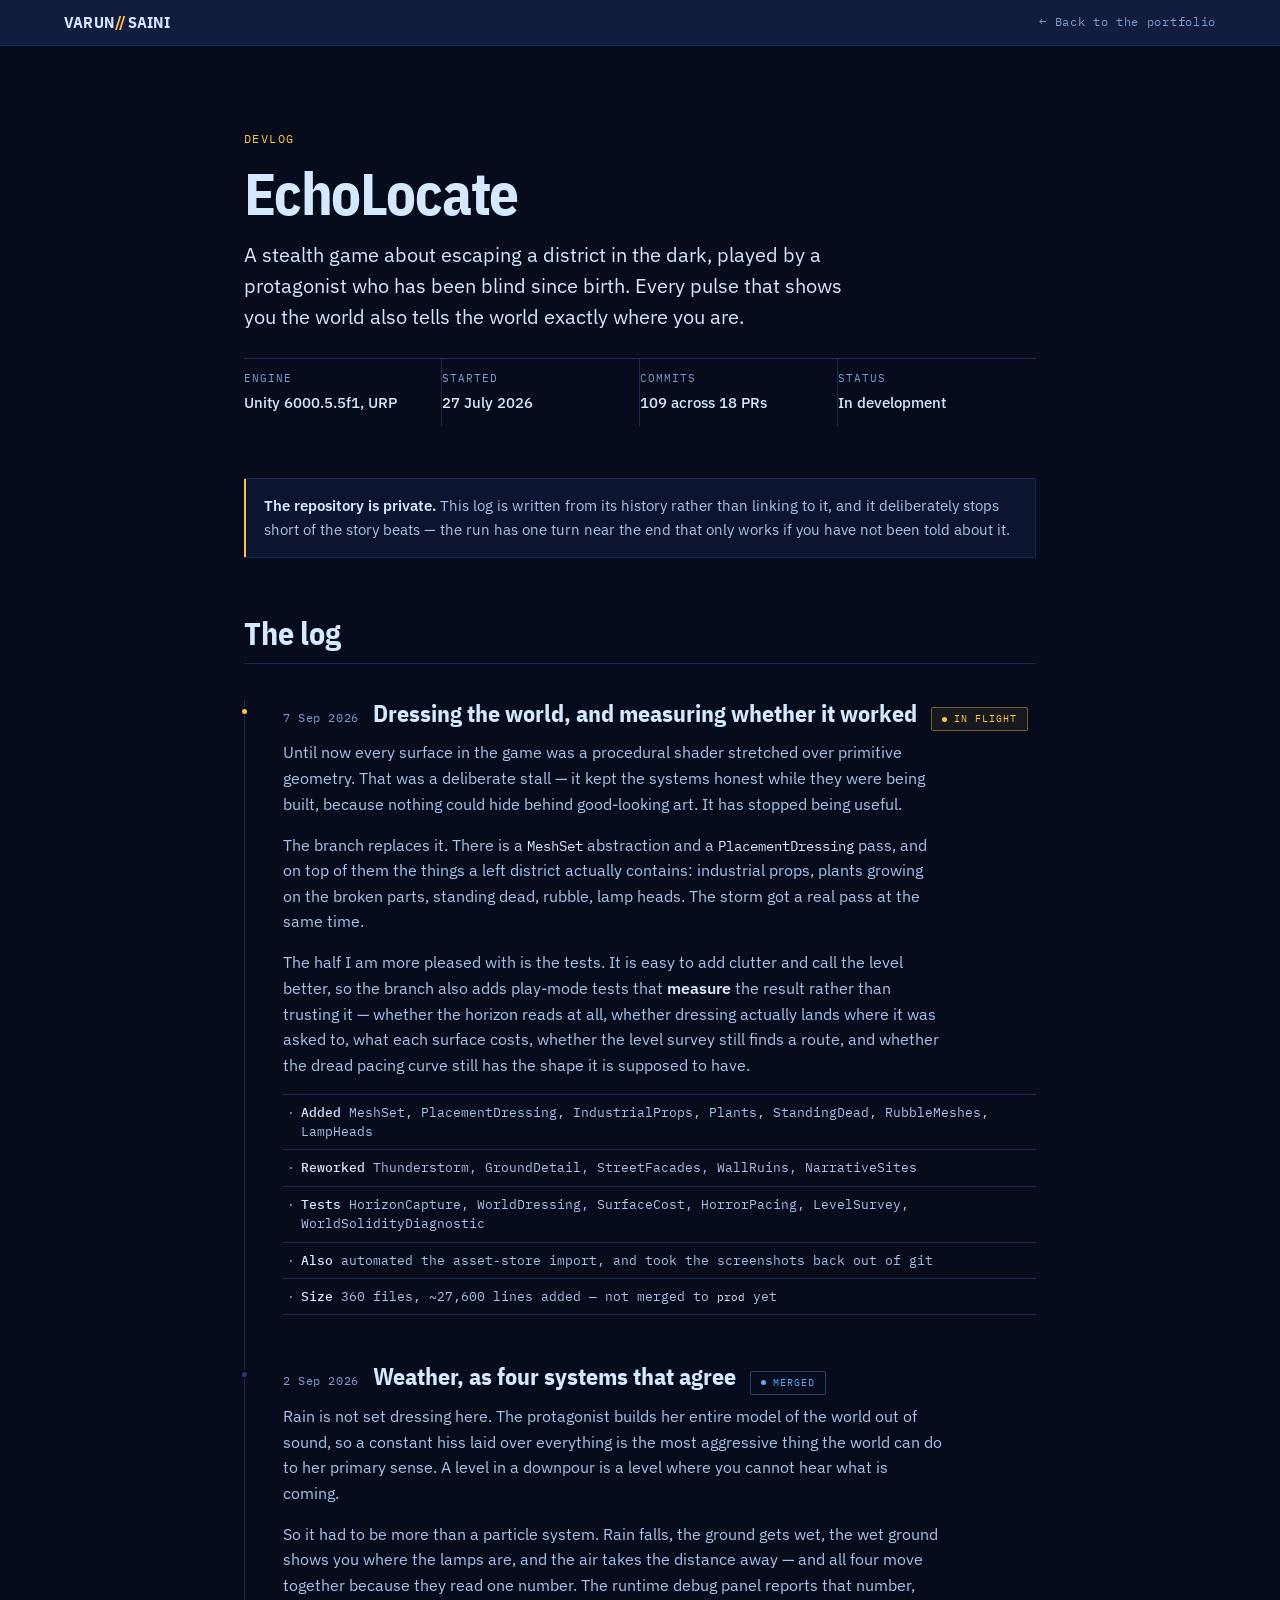
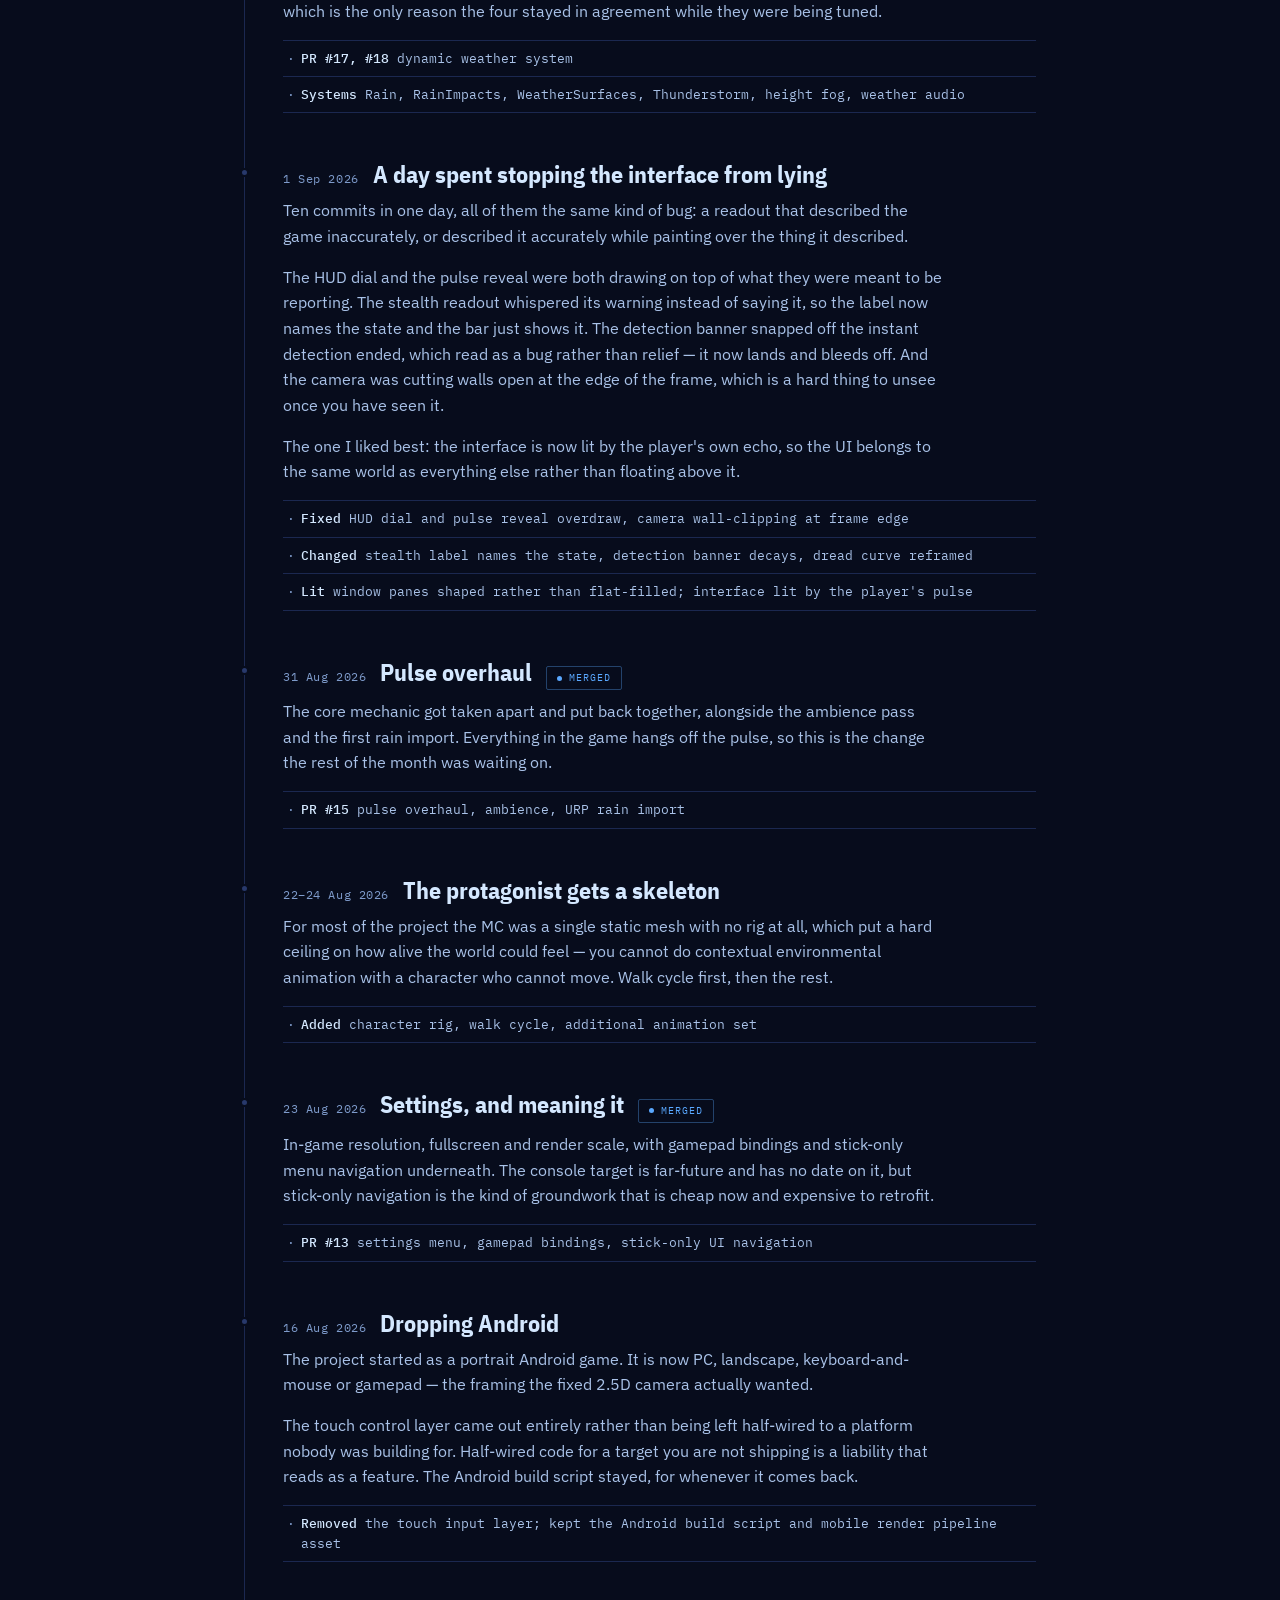
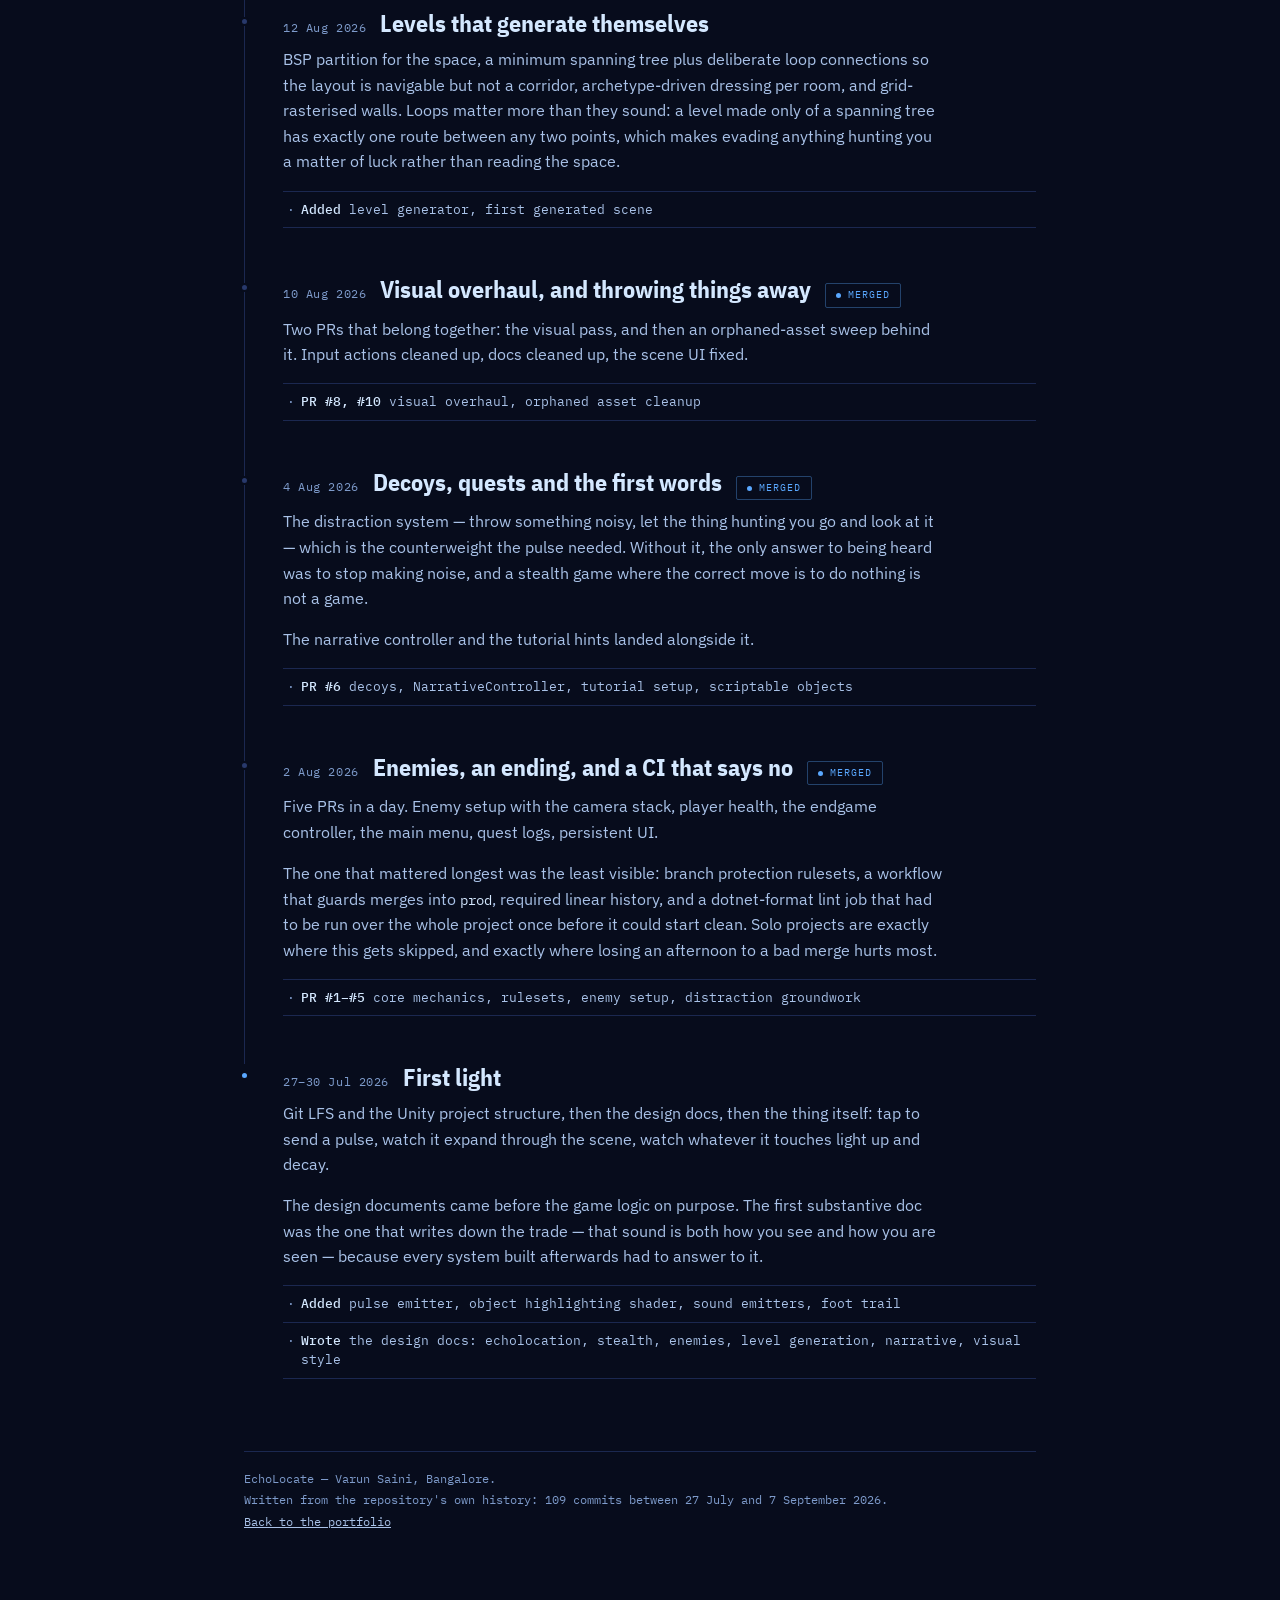
<file: devlog/echolocate/index.html>
<!DOCTYPE html>
<html lang="en">
<head>
<meta charset="UTF-8">
<meta name="viewport" content="width=device-width, initial-scale=1.0">
<title>EchoLocate — Devlog</title>
<meta name="description" content="Development log for EchoLocate, a stealth game about escaping a dark district by echolocation. Built in Unity 6 and URP by Varun Saini.">
<meta name="author" content="Varun Saini">
<link rel="canonical" href="https://iudexryze.github.io/portfolio/devlog/echolocate/">
<meta property="og:type" content="article">
<meta property="og:title" content="EchoLocate — Devlog">
<meta property="og:description" content="A stealth game where every pulse that shows you the world also tells the world where you are. Development log.">
<meta name="theme-color" content="#070C1C">

<link rel="icon" href="data:image/svg+xml,<svg xmlns='http://www.w3.org/2000/svg' viewBox='0 0 32 32'><rect width='32' height='32' fill='%23070C1C'/><circle cx='16' cy='16' r='4' fill='%23FFC24B'/><circle cx='16' cy='16' r='9' fill='none' stroke='%234A86C8' stroke-width='2'/><circle cx='16' cy='16' r='14' fill='none' stroke='%231B2850' stroke-width='2'/></svg>">

<link rel="preconnect" href="https://fonts.googleapis.com">
<link rel="preconnect" href="https://fonts.gstatic.com" crossorigin>
<link href="https://fonts.googleapis.com/css2?family=IBM+Plex+Mono:wght@400;500;600&family=IBM+Plex+Sans+Condensed:wght@600;700&family=IBM+Plex+Sans:wght@400;500;600&display=swap" rel="stylesheet">

<style>
/* Same tokens as the portfolio — COBALT, the palette the machine starts on:
   this is one site, not two. */
:root{
  --ink:#070C1C; --panel:#0C1430; --raised:#121C3E; --sunken:#040815;
  --rule:#1B2850; --rule-hi:#28396B; --dim:#7E9BCB; --mid:#A9C2E8;
  --bone:#D4E8FF; --amber:#FFC24B; --live:#5AA8FF;
  --f-disp:'IBM Plex Sans Condensed','Arial Narrow',sans-serif;
  --f-ui:'IBM Plex Sans',system-ui,-apple-system,sans-serif;
  --f-mono:'IBM Plex Mono',ui-monospace,Consolas,monospace;
  --pad:clamp(20px,5vw,64px);
}
*,*::before,*::after{box-sizing:border-box}
html{scroll-behavior:smooth}
body{
  margin:0; background:var(--ink); color:var(--mid);
  font-family:var(--f-ui); font-size:16px; line-height:1.65;
  -webkit-font-smoothing:antialiased;
}
a{color:inherit}
::selection{background:var(--amber); color:var(--ink)}
:focus-visible{outline:2px solid var(--amber); outline-offset:2px}
@media (prefers-reduced-motion:reduce){ html{scroll-behavior:auto} }

.bar{
  position:sticky; top:0; z-index:10;
  display:flex; align-items:center; gap:16px; height:46px; padding:0 var(--pad);
  background:var(--raised); border-bottom:1px solid var(--rule);
}
.brand{
  font-family:var(--f-disp); font-weight:700; font-size:16px; letter-spacing:.015em;
  color:var(--bone); text-decoration:none; white-space:nowrap;
}
.brand i{color:var(--amber); font-style:normal; padding:0 1px}
.bar .back{
  margin-left:auto; font-family:var(--f-mono); font-size:11.5px; letter-spacing:.06em;
  color:var(--dim); text-decoration:none; white-space:nowrap;
}
.bar .back:hover{color:var(--amber)}

.wrap{max-width:920px; margin:0 auto; padding:0 var(--pad) 18vh}

/* ══ HERO ═════════════════════════════════════════════════════ */
.hero{padding:clamp(44px,7vw,84px) 0 0}
.kicker{
  font-family:var(--f-mono); font-size:11.5px; letter-spacing:.13em;
  text-transform:uppercase; color:var(--amber); margin:0 0 14px;
}
h1{
  margin:0 0 18px; color:var(--bone); font-family:var(--f-disp); font-weight:700;
  font-size:clamp(2.4rem,6vw,3.7rem); line-height:1; letter-spacing:-.02em;
}
.lede{font-size:clamp(1.05rem,1.7vw,1.24rem); line-height:1.55; color:var(--bone); max-width:52ch; margin:0 0 26px}
.facts{
  display:grid; grid-template-columns:repeat(auto-fit,minmax(150px,1fr));
  border-top:1px solid var(--rule); margin:0 0 clamp(30px,5vw,52px);
}
.facts div{padding:11px 20px 11px 0; border-right:1px solid var(--rule); min-width:0}
.facts div:last-child{border-right:0}
.facts dt{
  font-family:var(--f-mono); font-size:10.5px; letter-spacing:.1em;
  text-transform:uppercase; color:var(--dim); margin-bottom:3px;
}
.facts dd{margin:0; color:var(--bone); font-size:14.5px; font-weight:500}

.note{
  border:1px solid var(--rule); border-left:2px solid var(--amber);
  background:var(--panel); border-radius:2px; padding:15px 18px;
  font-size:14.5px; color:var(--mid); margin:0 0 clamp(34px,6vw,58px);
}
.note b{color:var(--bone); font-weight:600}

/* ══ TIMELINE ═════════════════════════════════════════════════ */
h2{
  margin:0 0 clamp(24px,4vw,36px); padding-bottom:12px;
  border-bottom:1px solid var(--rule);
  font-family:var(--f-disp); font-weight:700; font-size:clamp(1.5rem,2.6vw,2rem);
  line-height:1.1; color:var(--bone); letter-spacing:-.005em;
}

.log{list-style:none; margin:0; padding:0}
.entry{position:relative; padding:0 0 clamp(32px,5vw,48px) clamp(22px,4vw,38px); border-left:1px solid var(--rule)}
.entry:last-child{border-left-color:transparent; padding-bottom:0}
/* The marker sits on the rule, so the column reads as one thread. */
.entry::before{
  content:''; position:absolute; left:-5px; top:7px;
  width:9px; height:9px; border-radius:50%;
  background:var(--rule-hi); border:2px solid var(--ink);
}
.entry.now::before{background:var(--amber)}
.entry.first::before{background:var(--live)}

.head{display:flex; flex-wrap:wrap; align-items:baseline; gap:8px 14px; margin-bottom:9px}
.when{font-family:var(--f-mono); font-size:11.5px; letter-spacing:.05em; color:var(--dim); flex:none}
h3{margin:0; color:var(--bone); font-family:var(--f-disp); font-weight:700; font-size:clamp(1.2rem,2vw,1.5rem); line-height:1.15}
.pill{
  display:inline-flex; align-items:center; gap:7px; flex:none;
  padding:3px 10px; border-radius:2px; border:1px solid var(--rule-hi);
  font-family:var(--f-mono); font-size:10px; letter-spacing:.1em;
  text-transform:uppercase; color:var(--dim);
}
.pill::before{content:''; width:5px; height:5px; border-radius:50%; background:currentColor}
.pill.now{color:var(--amber); border-color:rgba(255,194,75,.4); background:rgba(255,194,75,.07)}
.pill.shipped{color:var(--live); border-color:rgba(90,168,255,.35)}

.entry p{margin:0 0 1em; max-width:66ch; font-size:15.5px}
.entry p:last-child{margin-bottom:0}
.entry strong{color:var(--bone); font-weight:600}
code{font-family:var(--f-mono); font-size:.9em; color:var(--bone)}

.did{list-style:none; margin:14px 0 0; padding:0; border-top:1px solid var(--rule)}
.did li{
  padding:8px 0 8px 18px; border-bottom:1px solid var(--rule); position:relative;
  font-family:var(--f-mono); font-size:12.5px; color:var(--mid); line-height:1.55;
}
.did li::before{content:'·'; position:absolute; left:4px; color:var(--dim)}
.did li b{color:var(--bone); font-weight:500}

.foot{
  margin-top:clamp(40px,7vw,72px); padding-top:16px; border-top:1px solid var(--rule);
  font-family:var(--f-mono); font-size:11.5px; color:var(--dim); line-height:1.9;
}
.foot a{color:var(--mid)}
.foot a:hover{color:var(--amber)}
</style>
</head>
<body>

<header class="bar">
  <a class="brand" href="../../">VARUN<i>//</i>SAINI</a>
  <a class="back" href="../../#work/echolocate">&larr; Back to the portfolio</a>
</header>

<main class="wrap">

  <section class="hero">
    <p class="kicker">Devlog</p>
    <h1>EchoLocate</h1>
    <p class="lede">A stealth game about escaping a district in the dark, played by a protagonist who has been blind since birth. Every pulse that shows you the world also tells the world exactly where you are.</p>

    <dl class="facts">
      <div><dt>Engine</dt><dd>Unity 6000.5.5f1, URP</dd></div>
      <div><dt>Started</dt><dd>27 July 2026</dd></div>
      <div><dt>Commits</dt><dd>109 across 18 PRs</dd></div>
      <div><dt>Status</dt><dd>In development</dd></div>
    </dl>

    <p class="note"><b>The repository is private.</b> This log is written from its history rather than linking to it, and it deliberately stops short of the story beats &mdash; the run has one turn near the end that only works if you have not been told about it.</p>
  </section>

  <h2>The log</h2>

  <ol class="log">

    <li class="entry now">
      <div class="head">
        <span class="when">7 Sep 2026</span>
        <h3>Dressing the world, and measuring whether it worked</h3>
        <span class="pill now">In flight</span>
      </div>
      <p>Until now every surface in the game was a procedural shader stretched over primitive geometry. That was a deliberate stall &mdash; it kept the systems honest while they were being built, because nothing could hide behind good-looking art. It has stopped being useful.</p>
      <p>The branch replaces it. There is a <code>MeshSet</code> abstraction and a <code>PlacementDressing</code> pass, and on top of them the things a left district actually contains: industrial props, plants growing on the broken parts, standing dead, rubble, lamp heads. The storm got a real pass at the same time.</p>
      <p>The half I am more pleased with is the tests. It is easy to add clutter and call the level better, so the branch also adds play-mode tests that <strong>measure</strong> the result rather than trusting it &mdash; whether the horizon reads at all, whether dressing actually lands where it was asked to, what each surface costs, whether the level survey still finds a route, and whether the dread pacing curve still has the shape it is supposed to have.</p>
      <ul class="did">
        <li><b>Added</b> MeshSet, PlacementDressing, IndustrialProps, Plants, StandingDead, RubbleMeshes, LampHeads</li>
        <li><b>Reworked</b> Thunderstorm, GroundDetail, StreetFacades, WallRuins, NarrativeSites</li>
        <li><b>Tests</b> HorizonCapture, WorldDressing, SurfaceCost, HorrorPacing, LevelSurvey, WorldSolidityDiagnostic</li>
        <li><b>Also</b> automated the asset-store import, and took the screenshots back out of git</li>
        <li><b>Size</b> 360 files, ~27,600 lines added &mdash; not merged to <code>prod</code> yet</li>
      </ul>
    </li>

    <li class="entry">
      <div class="head">
        <span class="when">2 Sep 2026</span>
        <h3>Weather, as four systems that agree</h3>
        <span class="pill shipped">Merged</span>
      </div>
      <p>Rain is not set dressing here. The protagonist builds her entire model of the world out of sound, so a constant hiss laid over everything is the most aggressive thing the world can do to her primary sense. A level in a downpour is a level where you cannot hear what is coming.</p>
      <p>So it had to be more than a particle system. Rain falls, the ground gets wet, the wet ground shows you where the lamps are, and the air takes the distance away &mdash; and all four move together because they read one number. The runtime debug panel reports that number, which is the only reason the four stayed in agreement while they were being tuned.</p>
      <ul class="did">
        <li><b>PR #17, #18</b> dynamic weather system</li>
        <li><b>Systems</b> Rain, RainImpacts, WeatherSurfaces, Thunderstorm, height fog, weather audio</li>
      </ul>
    </li>

    <li class="entry">
      <div class="head">
        <span class="when">1 Sep 2026</span>
        <h3>A day spent stopping the interface from lying</h3>
      </div>
      <p>Ten commits in one day, all of them the same kind of bug: a readout that described the game inaccurately, or described it accurately while painting over the thing it described.</p>
      <p>The HUD dial and the pulse reveal were both drawing on top of what they were meant to be reporting. The stealth readout whispered its warning instead of saying it, so the label now names the state and the bar just shows it. The detection banner snapped off the instant detection ended, which read as a bug rather than relief &mdash; it now lands and bleeds off. And the camera was cutting walls open at the edge of the frame, which is a hard thing to unsee once you have seen it.</p>
      <p>The one I liked best: the interface is now lit by the player's own echo, so the UI belongs to the same world as everything else rather than floating above it.</p>
      <ul class="did">
        <li><b>Fixed</b> HUD dial and pulse reveal overdraw, camera wall-clipping at frame edge</li>
        <li><b>Changed</b> stealth label names the state, detection banner decays, dread curve reframed</li>
        <li><b>Lit</b> window panes shaped rather than flat-filled; interface lit by the player's pulse</li>
      </ul>
    </li>

    <li class="entry">
      <div class="head">
        <span class="when">31 Aug 2026</span>
        <h3>Pulse overhaul</h3>
        <span class="pill shipped">Merged</span>
      </div>
      <p>The core mechanic got taken apart and put back together, alongside the ambience pass and the first rain import. Everything in the game hangs off the pulse, so this is the change the rest of the month was waiting on.</p>
      <ul class="did"><li><b>PR #15</b> pulse overhaul, ambience, URP rain import</li></ul>
    </li>

    <li class="entry">
      <div class="head">
        <span class="when">22&ndash;24 Aug 2026</span>
        <h3>The protagonist gets a skeleton</h3>
      </div>
      <p>For most of the project the MC was a single static mesh with no rig at all, which put a hard ceiling on how alive the world could feel &mdash; you cannot do contextual environmental animation with a character who cannot move. Walk cycle first, then the rest.</p>
      <ul class="did"><li><b>Added</b> character rig, walk cycle, additional animation set</li></ul>
    </li>

    <li class="entry">
      <div class="head">
        <span class="when">23 Aug 2026</span>
        <h3>Settings, and meaning it</h3>
        <span class="pill shipped">Merged</span>
      </div>
      <p>In-game resolution, fullscreen and render scale, with gamepad bindings and stick-only menu navigation underneath. The console target is far-future and has no date on it, but stick-only navigation is the kind of groundwork that is cheap now and expensive to retrofit.</p>
      <ul class="did"><li><b>PR #13</b> settings menu, gamepad bindings, stick-only UI navigation</li></ul>
    </li>

    <li class="entry">
      <div class="head">
        <span class="when">16 Aug 2026</span>
        <h3>Dropping Android</h3>
      </div>
      <p>The project started as a portrait Android game. It is now PC, landscape, keyboard-and-mouse or gamepad &mdash; the framing the fixed 2.5D camera actually wanted.</p>
      <p>The touch control layer came out entirely rather than being left half-wired to a platform nobody was building for. Half-wired code for a target you are not shipping is a liability that reads as a feature. The Android build script stayed, for whenever it comes back.</p>
      <ul class="did"><li><b>Removed</b> the touch input layer; kept the Android build script and mobile render pipeline asset</li></ul>
    </li>

    <li class="entry">
      <div class="head">
        <span class="when">12 Aug 2026</span>
        <h3>Levels that generate themselves</h3>
      </div>
      <p>BSP partition for the space, a minimum spanning tree plus deliberate loop connections so the layout is navigable but not a corridor, archetype-driven dressing per room, and grid-rasterised walls. Loops matter more than they sound: a level made only of a spanning tree has exactly one route between any two points, which makes evading anything hunting you a matter of luck rather than reading the space.</p>
      <ul class="did"><li><b>Added</b> level generator, first generated scene</li></ul>
    </li>

    <li class="entry">
      <div class="head">
        <span class="when">10 Aug 2026</span>
        <h3>Visual overhaul, and throwing things away</h3>
        <span class="pill shipped">Merged</span>
      </div>
      <p>Two PRs that belong together: the visual pass, and then an orphaned-asset sweep behind it. Input actions cleaned up, docs cleaned up, the scene UI fixed.</p>
      <ul class="did"><li><b>PR #8, #10</b> visual overhaul, orphaned asset cleanup</li></ul>
    </li>

    <li class="entry">
      <div class="head">
        <span class="when">4 Aug 2026</span>
        <h3>Decoys, quests and the first words</h3>
        <span class="pill shipped">Merged</span>
      </div>
      <p>The distraction system &mdash; throw something noisy, let the thing hunting you go and look at it &mdash; which is the counterweight the pulse needed. Without it, the only answer to being heard was to stop making noise, and a stealth game where the correct move is to do nothing is not a game.</p>
      <p>The narrative controller and the tutorial hints landed alongside it.</p>
      <ul class="did"><li><b>PR #6</b> decoys, NarrativeController, tutorial setup, scriptable objects</li></ul>
    </li>

    <li class="entry">
      <div class="head">
        <span class="when">2 Aug 2026</span>
        <h3>Enemies, an ending, and a CI that says no</h3>
        <span class="pill shipped">Merged</span>
      </div>
      <p>Five PRs in a day. Enemy setup with the camera stack, player health, the endgame controller, the main menu, quest logs, persistent UI.</p>
      <p>The one that mattered longest was the least visible: branch protection rulesets, a workflow that guards merges into <code>prod</code>, required linear history, and a dotnet-format lint job that had to be run over the whole project once before it could start clean. Solo projects are exactly where this gets skipped, and exactly where losing an afternoon to a bad merge hurts most.</p>
      <ul class="did"><li><b>PR #1&ndash;#5</b> core mechanics, rulesets, enemy setup, distraction groundwork</li></ul>
    </li>

    <li class="entry first">
      <div class="head">
        <span class="when">27&ndash;30 Jul 2026</span>
        <h3>First light</h3>
      </div>
      <p>Git LFS and the Unity project structure, then the design docs, then the thing itself: tap to send a pulse, watch it expand through the scene, watch whatever it touches light up and decay.</p>
      <p>The design documents came before the game logic on purpose. The first substantive doc was the one that writes down the trade &mdash; that sound is both how you see and how you are seen &mdash; because every system built afterwards had to answer to it.</p>
      <ul class="did">
        <li><b>Added</b> pulse emitter, object highlighting shader, sound emitters, foot trail</li>
        <li><b>Wrote</b> the design docs: echolocation, stealth, enemies, level generation, narrative, visual style</li>
      </ul>
    </li>

  </ol>

  <p class="foot">
    EchoLocate &mdash; Varun Saini, Bangalore.<br>
    Written from the repository's own history: 109 commits between 27 July and 7 September 2026.<br>
    <a href="../../#work/echolocate">Back to the portfolio</a>
  </p>

</main>
</body>
</html>
</file>
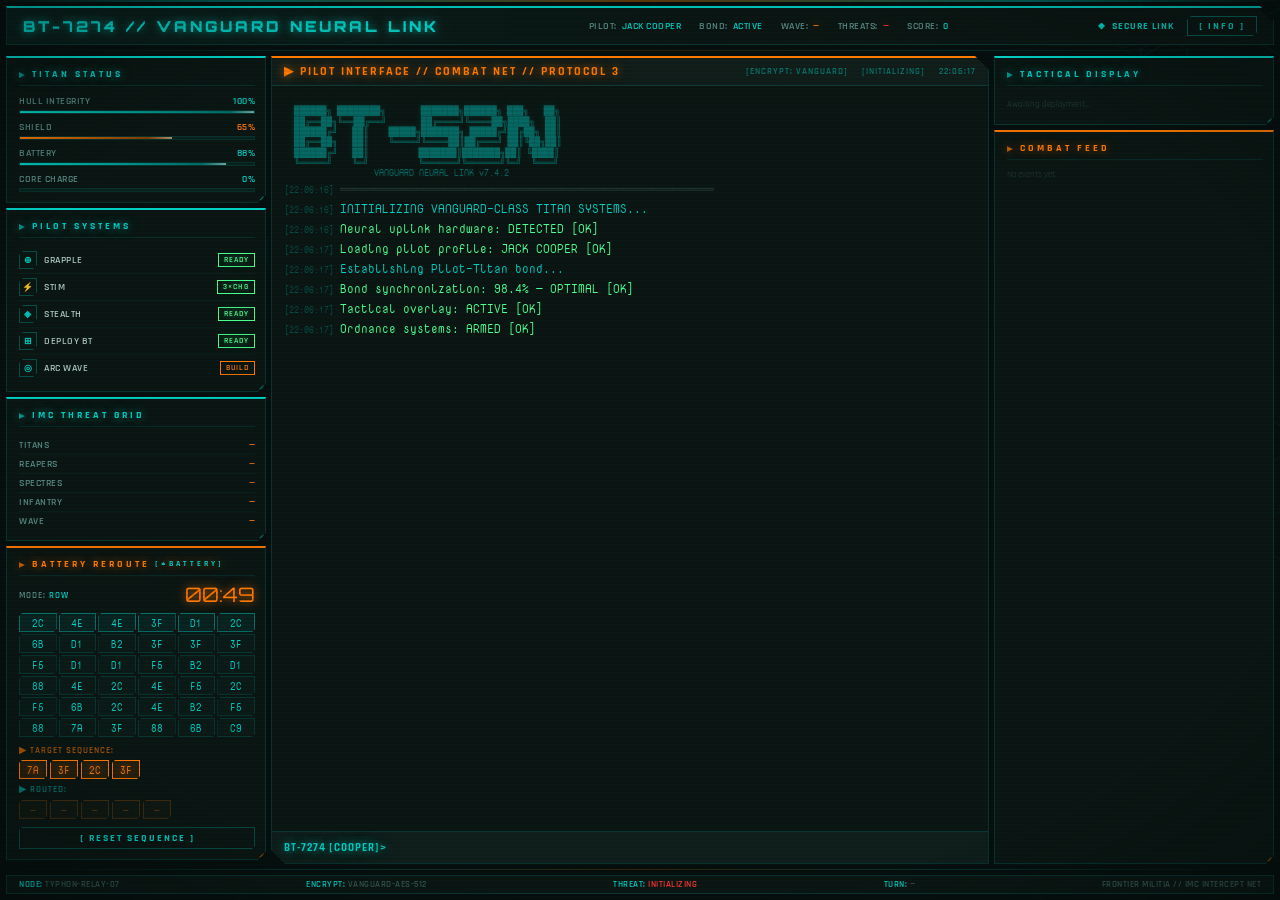
<file: play/bt-7274n/index.html>
<!DOCTYPE html>
<html lang="en">
<head>
<meta charset="UTF-8">
<meta name="viewport" content="width=device-width, initial-scale=1.0">
<title>BT-7274 // VANGUARD NEURAL LINK v7.4.2</title>
<style>
@import url('https://fonts.googleapis.com/css2?family=Nova+Mono&family=Rajdhani:wght@400;500;600;700&family=Orbitron:wght@700;900&display=swap');

:root {
  --teal:   #00CFC4;
  --teal2:  #008F8A;
  --amber:  #FF7A00;
  --red:    #FF3535;
  --green:  #4DFF91;
  --blue:   #00A8FF;
  --bg:     #06100e;
  --bg2:    #0b1714;
  --bg3:    #101f1c;
  --text:   #5a8a84;
  --bright: #aec8c4;
  --bdT:    rgba(0,207,196,.16);
  --bdA:    rgba(255,122,0,.16);
  --gT: 0 0 8px rgba(0,207,196,.7), 0 0 22px rgba(0,207,196,.25);
  --gA: 0 0 8px rgba(255,122,0,.7), 0 0 22px rgba(255,122,0,.25);
  --gR: 0 0 8px rgba(255,53,53,.7), 0 0 22px rgba(255,53,53,.25);
  --gG: 0 0 8px rgba(77,255,145,.7), 0 0 16px rgba(77,255,145,.2);
}

*,*::before,*::after{margin:0;padding:0;box-sizing:border-box;}
html,body{width:100%;height:100%;overflow:hidden;background:var(--bg);color:var(--text);font-family:'Nova Mono',monospace;}
body{animation:body-flicker 18s infinite;}
@keyframes body-flicker{0%,94%,100%{opacity:1;}95%{opacity:.97;}96%{opacity:1;}98%{opacity:.96;}99%{opacity:1;}}

#scanlines{position:fixed;inset:0;pointer-events:none;z-index:9000;
  background:repeating-linear-gradient(to bottom,transparent 0px,transparent 2px,rgba(0,0,0,.07) 2px,rgba(0,0,0,.07) 4px);
  animation:scan-scroll 18s linear infinite;}
@keyframes scan-scroll{to{background-position:0 300px;}}

#vignette{position:fixed;inset:0;pointer-events:none;z-index:8999;
  background:radial-gradient(ellipse 110% 105% at 50% 50%,transparent 48%,rgba(2,8,7,.88) 100%);}

#hexCanvas{position:fixed;inset:0;pointer-events:none;z-index:0;}

.edge-top{position:fixed;top:0;left:0;right:0;height:2px;
  background:linear-gradient(90deg,transparent 0%,var(--teal) 20%,var(--amber) 50%,var(--teal) 80%,transparent 100%);
  opacity:.35;z-index:9001;animation:edge-pulse 4s ease-in-out infinite;}
@keyframes edge-pulse{0%,100%{opacity:.35;}50%{opacity:.6;}}

#app{position:relative;z-index:1;display:flex;flex-direction:column;height:100vh;padding:6px;gap:5px;}

#hdr{
  flex-shrink:0;display:flex;align-items:center;justify-content:space-between;
  background:var(--bg2);
  border:1px solid var(--bdT);border-top:2px solid var(--teal);
  padding:8px 16px;position:relative;overflow:hidden;
  clip-path:polygon(0 0,calc(100% - 14px) 0,100% 14px,100% 100%,0 100%);
}
#hdr::after{content:'';position:absolute;top:0;right:0;width:0;height:0;border-style:solid;border-width:0 14px 14px 0;border-color:transparent var(--bg) transparent transparent;}
#hdr::before{content:'';position:absolute;inset:0;background:linear-gradient(90deg,rgba(0,207,196,.04) 0%,transparent 60%);pointer-events:none;}

.hdr-brand{font-family:'Orbitron',monospace;font-size:15px;font-weight:900;color:var(--teal);text-shadow:var(--gT);letter-spacing:3px;animation:brand-breathe 5s ease-in-out infinite;}
@keyframes brand-breathe{0%,100%{text-shadow:var(--gT);}50%{text-shadow:0 0 16px rgba(0,207,196,1),0 0 32px rgba(0,207,196,.5);}}

.hdr-meta{display:flex;gap:18px;font-size:10px;font-family:'Rajdhani',sans-serif;font-weight:600;letter-spacing:.5px;}
.hdr-meta span{display:flex;align-items:center;gap:5px;}
.hm-lbl{color:var(--text);}
.hm-val{color:var(--teal);}
.hm-val.amb{color:var(--amber);text-shadow:var(--gA);}
.hm-val.red{color:var(--red);text-shadow:var(--gR);}

.hdr-conn{display:flex;align-items:center;gap:7px;font-size:10px;font-family:'Rajdhani',sans-serif;font-weight:700;letter-spacing:1px;}
.dot{width:7px;height:7px;clip-path:polygon(50% 0%,100% 50%,50% 100%,0% 50%);animation:dot-pulse 1.9s ease-in-out infinite;}
.dot.t{background:var(--teal);box-shadow:var(--gT);}
.dot.a{background:var(--amber);box-shadow:var(--gA);animation-duration:.5s;}
.dot.r{background:var(--red);box-shadow:var(--gR);animation-duration:.35s;}
@keyframes dot-pulse{0%,100%{opacity:1;transform:scale(1) rotate(0deg);}50%{opacity:.35;transform:scale(.7) rotate(45deg);}}

.div{height:1px;flex-shrink:0;background:linear-gradient(90deg,transparent,var(--teal),var(--amber),var(--teal),transparent);opacity:.18;}

#body{display:grid;grid-template-columns:260px 1fr 280px;gap:5px;flex:1;min-height:0;}

/* ══ NARROW ═══════════════════════════════════════════════════════
   Three columns will not fit a phone, so they become one and the whole
   body scrolls. The terminal goes first and keeps a definite height —
   it is the game; the readouts are reference and can sit under it.
   The command line is a real <input>, so the on-screen keyboard works
   and this is genuinely playable by touch, if not comfortably. */
@media (max-width: 900px) {
  #app{height:100dvh;padding:4px;gap:4px;}
  #body{grid-template-columns:1fr;gap:6px;overflow-y:auto;overscroll-behavior:contain;}
  #term{order:1;height:min(58vh,520px);min-height:280px;}
  #sidebar{order:2;overflow:visible;}
  #visual{order:3;overflow:visible;}
  #hdr{flex-wrap:wrap;gap:4px 10px;padding:6px 10px;}
  .hdr-meta{gap:4px 10px;flex-wrap:wrap;}
  .info-body{grid-template-columns:1fr;}
  .info-inner{width:min(820px,96vw);max-height:84vh;}
}
@media (max-width: 560px) {
  .hdr-brand{font-size:11px;letter-spacing:1px;}
  #cmdinput{font-size:16px;}  /* 16px stops iOS zooming the page on focus */
  .prompt{font-size:11px;}
}

#sidebar{display:flex;flex-direction:column;gap:5px;overflow-y:auto;}
#sidebar::-webkit-scrollbar{width:2px;}
#sidebar::-webkit-scrollbar-thumb{background:var(--teal);}

.panel{background:var(--bg2);border:1px solid var(--bdT);border-top:2px solid var(--teal);padding:10px 10px 10px 12px;position:relative;flex-shrink:0;clip-path:polygon(0 0,100% 0,100% calc(100% - 8px),calc(100% - 8px) 100%,0 100%);}
.panel::after{content:'◢';position:absolute;bottom:0;right:1px;font-size:8px;color:var(--teal);opacity:.5;line-height:1;}
.panel.amb{border-top-color:var(--amber);}
.panel.amb::after{color:var(--amber);}

.ptitle{font-family:'Rajdhani',sans-serif;font-size:10px;font-weight:700;letter-spacing:3px;text-transform:uppercase;color:var(--teal);text-shadow:var(--gT);margin-bottom:9px;padding-bottom:5px;border-bottom:1px solid rgba(0,207,196,.12);display:flex;align-items:center;gap:5px;}
.ptitle::before{content:'▶';font-size:7px;opacity:.7;}
.ptitle.amb{color:var(--amber);text-shadow:var(--gA);}
.ptitle.amb::before{color:var(--amber);}

.stat{margin-bottom:7px;}
.stat:last-child{margin-bottom:0;}
.slbl{display:flex;justify-content:space-between;font-family:'Rajdhani',sans-serif;font-size:10px;font-weight:600;margin-bottom:3px;letter-spacing:.5px;}
.sv{color:var(--teal);}
.sv.a{color:var(--amber);}
.sv.r{color:var(--red);}
.pbar{height:4px;background:rgba(0,207,196,.05);border:1px solid rgba(0,207,196,.1);overflow:hidden;}
.pfill{height:100%;position:relative;transition:width .8s ease;}
.pfill::after{content:'';position:absolute;top:0;right:0;width:24px;height:100%;background:linear-gradient(90deg,transparent,rgba(255,255,255,.45));animation:shim 2.2s ease-in-out infinite;}
@keyframes shim{0%{right:100%;}100%{right:-24px;}}
.pfill.t{background:linear-gradient(90deg,var(--teal),#005f5c);box-shadow:0 0 6px rgba(0,207,196,.5);}
.pfill.a{background:linear-gradient(90deg,var(--amber),#6b3300);box-shadow:0 0 6px rgba(255,122,0,.5);}
.pfill.r{background:linear-gradient(90deg,var(--red),#7a0000);box-shadow:0 0 6px rgba(255,53,53,.5);}
.pfill.g{background:linear-gradient(90deg,var(--green),#007a30);box-shadow:0 0 6px rgba(77,255,145,.5);}

.abil{display:flex;align-items:center;gap:7px;padding:4px 0;border-bottom:1px solid rgba(0,207,196,.05);font-family:'Rajdhani',sans-serif;font-size:10px;font-weight:600;letter-spacing:.5px;}
.abil:last-child{border:none;}
.aico{width:18px;height:18px;border:1px solid rgba(0,207,196,.3);display:flex;align-items:center;justify-content:center;font-size:9px;color:var(--teal);flex-shrink:0;clip-path:polygon(4px 0,100% 0,100% calc(100% - 4px),calc(100% - 4px) 100%,0 100%,0 4px);}
.anam{color:var(--bright);flex:1;text-transform:uppercase;font-size:10px;}
.ast{font-size:8px;padding:1px 5px;letter-spacing:1px;}
.ast.ready{color:var(--green);border:1px solid var(--green);text-shadow:var(--gG);}
.ast.cd{color:var(--amber);border:1px solid var(--amber);}
.ast.dep{color:var(--red);border:1px solid var(--red);}
.ast.pulse{animation:core-pulse .8s ease-in-out infinite;}
@keyframes core-pulse{0%,100%{opacity:1;}50%{opacity:.3;}}

.trow{display:flex;justify-content:space-between;align-items:center;padding:3px 0;border-bottom:1px solid rgba(0,207,196,.05);font-family:'Rajdhani',sans-serif;font-size:10px;font-weight:600;letter-spacing:.5px;}
.trow:last-child{border:none;}
.tzone{color:var(--text);}
.tcnt{color:var(--amber);}
.tcnt.r{color:var(--red);text-shadow:var(--gR);}
.tcnt.g{color:var(--green);}

.bh{display:flex;justify-content:space-between;align-items:center;margin-bottom:8px;}
.btimer{font-family:'Orbitron',monospace;font-size:20px;color:var(--amber);text-shadow:var(--gA);line-height:1;}
#battMatrix{display:grid;gap:2px;margin-bottom:8px;}
.bcell{height:19px;display:flex;align-items:center;justify-content:center;font-size:10px;font-family:'Nova Mono',monospace;border:1px solid rgba(0,207,196,.15);cursor:pointer;color:var(--teal);background:rgba(0,207,196,.02);transition:all .07s;user-select:none;clip-path:polygon(3px 0,100% 0,100% calc(100% - 3px),calc(100% - 3px) 100%,0 100%,0 3px);}
.bcell:hover{background:rgba(0,207,196,.13);border-color:var(--teal);color:#fff;text-shadow:var(--gT);}
.bcell.sel{background:rgba(255,122,0,.15);border-color:var(--amber);color:var(--amber);text-shadow:var(--gA);}
.bcell.used{background:rgba(0,207,196,.03);border-color:rgba(0,207,196,.07);color:rgba(0,207,196,.25);cursor:default;}
.bcell.hi{background:rgba(0,207,196,.07);border-color:rgba(0,207,196,.45);}
.bseq{display:flex;gap:3px;margin-bottom:5px;flex-wrap:wrap;}
.bslot{width:28px;height:19px;border:1px solid rgba(255,122,0,.2);display:flex;align-items:center;justify-content:center;font-size:10px;color:rgba(255,122,0,.3);background:rgba(255,122,0,.02);clip-path:polygon(3px 0,100% 0,100% calc(100% - 3px),calc(100% - 3px) 100%,0 100%,0 3px);}
.bslot.f{color:var(--amber);border-color:var(--amber);background:rgba(255,122,0,.1);text-shadow:var(--gA);}
.bbtn{width:100%;padding:4px;background:transparent;border:1px solid rgba(0,207,196,.28);color:var(--teal);font-family:'Rajdhani',sans-serif;font-weight:700;font-size:10px;cursor:pointer;letter-spacing:2px;text-transform:uppercase;transition:all .15s;clip-path:polygon(3px 0,100% 0,100% calc(100% - 3px),calc(100% - 3px) 100%,0 100%,0 3px);}
.bbtn:hover{background:rgba(0,207,196,.1);border-color:var(--teal);text-shadow:var(--gT);}

#term{display:flex;flex-direction:column;background:var(--bg2);border:1px solid var(--bdT);border-top:2px solid var(--amber);position:relative;overflow:hidden;min-height:0;clip-path:polygon(0 0,calc(100% - 14px) 0,100% 14px,100% 100%,14px 100%,0 calc(100% - 14px));}
#term::before{content:'';position:absolute;inset:0;pointer-events:none;background:linear-gradient(180deg,rgba(255,122,0,.012) 0%,transparent 7%);}

.tbar{display:flex;justify-content:space-between;align-items:center;padding:6px 12px;border-bottom:1px solid var(--bdT);background:var(--bg3);flex-shrink:0;}
.ttitle{font-family:'Rajdhani',sans-serif;font-size:12px;font-weight:700;letter-spacing:2px;color:var(--amber);text-shadow:var(--gA);}
.tctrl{display:flex;gap:14px;font-size:9px;color:var(--teal);opacity:.5;font-family:'Rajdhani',sans-serif;font-weight:600;letter-spacing:1px;}

#out{flex:1;overflow-y:auto;padding:10px 12px;font-size:11.5px;line-height:1.65;min-height:0;scroll-behavior:smooth;}
#out::-webkit-scrollbar{width:2px;}
#out::-webkit-scrollbar-thumb{background:var(--amber);}

.ln{margin-bottom:1px;animation:ln-in .14s ease;word-break:break-all;}
@keyframes ln-in{from{opacity:0;transform:translateX(-4px);}to{opacity:1;transform:none;}}
.ts{color:rgba(0,207,196,.28);font-size:9px;margin-right:6px;}
.sys{color:var(--teal);}
.ok{color:var(--green);}
.wrn{color:var(--amber);}
.err{color:var(--red);}
.dim{color:rgba(90,138,132,.32);}
.brt{color:var(--bright);}
.cmd{color:var(--amber);text-shadow:var(--gA);}
.mag{color:var(--blue);}
.asc{color:var(--teal);opacity:.45;font-size:9px;line-height:1.15;white-space:pre;text-shadow:0 0 8px rgba(0,207,196,.25);}

.tin{display:flex;align-items:center;gap:8px;padding:7px 12px;border-top:1px solid var(--bdT);background:var(--bg3);flex-shrink:0;}
.prompt{color:var(--teal);text-shadow:var(--gT);font-size:11px;white-space:nowrap;flex-shrink:0;font-family:'Rajdhani',sans-serif;font-weight:700;letter-spacing:1px;}
#cmdinput{flex:1;background:transparent;border:none;outline:none;color:var(--amber);font-family:'Nova Mono',monospace;font-size:12px;caret-color:var(--amber);text-shadow:var(--gA);}
#cmdinput::selection{background:rgba(255,122,0,.2);}
#cmdinput:disabled{opacity:.4;}

#foot{display:flex;justify-content:space-between;align-items:center;background:var(--bg2);border:1px solid var(--bdT);padding:3px 12px;font-size:8.5px;color:rgba(90,138,132,.55);flex-shrink:0;font-family:'Rajdhani',sans-serif;font-weight:600;letter-spacing:.5px;}
#foot .a{color:var(--teal);}

/* ── INFO BUTTON ────────────────────────────────────── */
.info-btn{background:transparent;border:1px solid rgba(0,207,196,.4);color:var(--teal);font-family:'Rajdhani',sans-serif;font-weight:700;font-size:10px;letter-spacing:2px;padding:3px 11px;cursor:pointer;text-transform:uppercase;clip-path:polygon(4px 0,100% 0,100% calc(100% - 4px),calc(100% - 4px) 100%,0 100%,0 4px);transition:all .15s;}
.info-btn:hover{background:rgba(0,207,196,.12);border-color:var(--teal);text-shadow:var(--gT);}

/* ── INFO MODAL ─────────────────────────────────────── */
#infoModal{position:fixed;inset:0;z-index:10000;background:rgba(2,10,8,.94);display:none;align-items:center;justify-content:center;backdrop-filter:blur(3px);}
#infoModal.open{display:flex;}
.info-inner{width:min(820px,95vw);max-height:88vh;background:var(--bg2);border:1px solid var(--bdT);border-top:2px solid var(--teal);overflow-y:auto;clip-path:polygon(0 0,calc(100% - 16px) 0,100% 16px,100% 100%,16px 100%,0 calc(100% - 16px));}
.info-inner::-webkit-scrollbar{width:2px;}
.info-inner::-webkit-scrollbar-thumb{background:var(--teal);}
.info-hdr{display:flex;justify-content:space-between;align-items:center;padding:12px 20px;border-bottom:1px solid var(--bdT);background:var(--bg3);}
.info-title{font-family:'Orbitron',monospace;font-size:12px;font-weight:900;color:var(--teal);text-shadow:var(--gT);letter-spacing:3px;}
.info-close-btn{background:transparent;border:1px solid rgba(255,53,53,.45);color:var(--red);font-family:'Rajdhani',sans-serif;font-weight:700;font-size:10px;letter-spacing:2px;padding:3px 10px;cursor:pointer;text-transform:uppercase;transition:all .15s;clip-path:polygon(3px 0,100% 0,100% calc(100% - 3px),calc(100% - 3px) 100%,0 100%,0 3px);}
.info-close-btn:hover{background:rgba(255,53,53,.15);}
.info-body{padding:18px 22px;display:grid;grid-template-columns:1fr 1fr;gap:20px;}
.info-col{}
.info-sec{margin-bottom:18px;}
.info-sec:last-child{margin-bottom:0;}
.info-sec-h{font-family:'Rajdhani',sans-serif;font-size:10px;font-weight:700;letter-spacing:3px;text-transform:uppercase;color:var(--amber);text-shadow:var(--gA);border-bottom:1px solid rgba(255,122,0,.15);padding-bottom:5px;margin-bottom:9px;display:flex;align-items:center;gap:5px;}
.info-sec-h::before{content:'▶';font-size:7px;}
.ir{display:flex;gap:10px;margin-bottom:5px;font-size:10px;font-family:'Nova Mono',monospace;align-items:baseline;}
.ir-cmd{color:var(--green);min-width:110px;flex-shrink:0;}
.ir-desc{color:var(--text);font-size:9px;line-height:1.4;}
.iwave{display:flex;gap:8px;margin-bottom:6px;padding:5px 8px;border:1px solid rgba(0,207,196,.08);background:rgba(0,207,196,.02);font-size:9px;clip-path:polygon(3px 0,100% 0,100% calc(100% - 3px),calc(100% - 3px) 100%,0 100%,0 3px);}
.iwave-n{color:var(--amber);font-family:'Rajdhani',sans-serif;font-weight:700;min-width:18px;}
.iwave-t{color:var(--bright);font-family:'Rajdhani',sans-serif;font-weight:600;font-size:9px;flex:1;}
.iwave-m{color:var(--red);font-family:'Nova Mono',monospace;font-size:8px;}
.itip{font-size:9px;font-family:'Nova Mono',monospace;color:var(--text);margin-bottom:5px;padding-left:10px;border-left:2px solid rgba(0,207,196,.2);line-height:1.5;}
.itip span{color:var(--teal);}

/* ── VISUAL PANEL ───────────────────────────────────── */
#visual{display:flex;flex-direction:column;gap:5px;min-height:0;overflow-y:auto;}
#visual::-webkit-scrollbar{width:2px;}
#visual::-webkit-scrollbar-thumb{background:var(--teal);}
.vpanel{background:var(--bg2);border:1px solid var(--bdT);border-top:2px solid var(--teal);padding:10px 10px 10px 12px;position:relative;flex-shrink:0;clip-path:polygon(0 0,100% 0,100% calc(100% - 8px),calc(100% - 8px) 100%,0 100%);}
.vpanel::after{content:'◢';position:absolute;bottom:0;right:1px;font-size:8px;color:var(--teal);opacity:.5;line-height:1;}
.vpanel.amb{border-top-color:var(--amber);}
.vpanel.amb::after{color:var(--amber);}
.vptitle{font-family:'Rajdhani',sans-serif;font-size:10px;font-weight:700;letter-spacing:3px;text-transform:uppercase;color:var(--teal);text-shadow:var(--gT);margin-bottom:9px;padding-bottom:5px;border-bottom:1px solid rgba(0,207,196,.12);display:flex;align-items:center;gap:5px;}
.vptitle::before{content:'▶';font-size:7px;opacity:.7;}
.vptitle.amb{color:var(--amber);text-shadow:var(--gA);}
.vptitle.amb::before{color:var(--amber);}

/* wave strip */
.wstrip{padding:5px 8px;margin-bottom:8px;background:rgba(255,122,0,.04);border:1px solid rgba(255,122,0,.14);clip-path:polygon(3px 0,100% 0,100% calc(100% - 3px),calc(100% - 3px) 100%,0 100%,0 3px);}
.ws-title{font-family:'Rajdhani',sans-serif;font-size:10px;font-weight:700;letter-spacing:1px;color:var(--amber);margin-bottom:2px;}
.ws-mod{font-family:'Rajdhani',sans-serif;font-size:8px;font-weight:600;letter-spacing:.5px;color:var(--text);}
.ws-mod span{color:var(--red);}

/* enemy cards */
.ec-grid{display:flex;flex-direction:column;gap:4px;}
.ec{border:1px solid rgba(0,207,196,.2);background:rgba(0,207,196,.02);padding:6px 8px;clip-path:polygon(3px 0,100% 0,100% calc(100% - 3px),calc(100% - 3px) 100%,0 100%,0 3px);transition:opacity .5s,border-color .3s;}
.ec.dead{opacity:.22;border-color:rgba(0,207,196,.05);background:transparent;}
.ec.boss-ec{border-color:rgba(255,53,53,.4);background:rgba(255,53,53,.03);}
.ec.boss-ec:not(.dead){animation:boss-pulse 2.2s ease-in-out infinite;}
@keyframes boss-pulse{0%,100%{border-color:rgba(255,53,53,.4);}50%{border-color:rgba(255,53,53,.75);box-shadow:0 0 10px rgba(255,53,53,.18);}}
.ec-hit{animation:ec-flash .4s ease!important;}
@keyframes ec-flash{0%{background:rgba(255,122,0,.3);border-color:var(--amber);}100%{background:rgba(0,207,196,.02);}}
.ec-top{display:flex;align-items:center;gap:5px;margin-bottom:5px;}
.ec-ico{width:14px;height:14px;border:1px solid rgba(0,207,196,.35);display:flex;align-items:center;justify-content:center;font-size:7px;color:var(--teal);flex-shrink:0;clip-path:polygon(2px 0,100% 0,100% calc(100% - 2px),calc(100% - 2px) 100%,0 100%,0 2px);}
.ec-ico.boss-ico{border-color:rgba(255,53,53,.6);color:var(--red);}
.ec-num{font-family:'Rajdhani',sans-serif;font-size:9px;font-weight:700;color:var(--amber);min-width:18px;flex-shrink:0;}
.ec-name{font-family:'Rajdhani',sans-serif;font-size:10px;font-weight:700;letter-spacing:.3px;color:var(--bright);flex:1;overflow:hidden;text-overflow:ellipsis;white-space:nowrap;}
.ec-name.boss-nm{color:var(--red);text-shadow:0 0 6px rgba(255,53,53,.5);}
.ec-bar{height:3px;background:rgba(0,207,196,.06);border:1px solid rgba(0,207,196,.08);overflow:hidden;margin-bottom:4px;}
.ec-fill{height:100%;transition:width .6s ease;}
.ec-fill.hi{background:linear-gradient(90deg,var(--green),#007a30);}
.ec-fill.md{background:linear-gradient(90deg,var(--amber),#6b3300);}
.ec-fill.lo{background:linear-gradient(90deg,var(--red),#7a0000);}
.ec-foot{display:flex;justify-content:space-between;align-items:center;}
.ec-hp{font-family:'Nova Mono',monospace;font-size:8px;color:var(--text);}
.ec-st{font-family:'Rajdhani',sans-serif;font-size:7px;font-weight:700;letter-spacing:1px;padding:1px 4px;clip-path:polygon(2px 0,100% 0,100% calc(100% - 2px),calc(100% - 2px) 100%,0 100%,0 2px);}
.ec-st.alive{color:var(--green);border:1px solid rgba(77,255,145,.3);}
.ec-st.dmg{color:var(--amber);border:1px solid rgba(255,122,0,.3);}
.ec-st.crit{color:var(--red);border:1px solid rgba(255,53,53,.3);animation:stat-blink .65s ease-in-out infinite;}
.ec-st.dead{color:rgba(90,138,132,.25);border:1px solid rgba(90,138,132,.08);}
@keyframes stat-blink{0%,100%{opacity:1;}50%{opacity:.25;}}

/* combat feed */
.cfeed{max-height:110px;overflow-y:auto;}
.cfeed::-webkit-scrollbar{width:2px;}
.cfeed::-webkit-scrollbar-thumb{background:var(--amber);}
.cfe{font-family:'Nova Mono',monospace;font-size:9px;margin-bottom:2px;display:flex;gap:4px;animation:ln-in .12s ease;}
.cfe-ts{color:rgba(0,207,196,.22);flex-shrink:0;}
.cfe.ok .cfe-txt{color:var(--green);}
.cfe.err .cfe-txt{color:var(--red);}
.cfe.wrn .cfe-txt{color:var(--amber);}
.cfe.sys .cfe-txt{color:var(--teal);}
.cfe.brt .cfe-txt{color:var(--bright);}
.cfe.dim .cfe-txt{color:rgba(90,138,132,.4);}
</style>
</head>
<body>
<div class="edge-top"></div>
<canvas id="hexCanvas"></canvas>
<div id="scanlines"></div>
<div id="vignette"></div>

<div id="app">

  <!-- HEADER -->
  <div id="hdr">
    <div class="hdr-brand">BT-7274 // VANGUARD NEURAL LINK</div>
    <div class="hdr-meta">
      <span><span class="hm-lbl">PILOT:</span><span class="hm-val">JACK COOPER</span></span>
      <span><span class="hm-lbl">BOND:</span><span class="hm-val" id="hBond">ACTIVE</span></span>
      <span><span class="hm-lbl">WAVE:</span><span class="hm-val amb" id="hWave">—</span></span>
      <span><span class="hm-lbl">THREATS:</span><span class="hm-val red" id="hImc">—</span></span>
      <span><span class="hm-lbl">SCORE:</span><span class="hm-val" id="hScore">0</span></span>
    </div>
    <div style="display:flex;align-items:center;gap:12px;">
      <div class="hdr-conn">
        <div class="dot t" id="connDot"></div>
        <span style="font-size:10px;color:var(--teal);font-family:'Rajdhani',sans-serif;font-weight:700" id="connTxt">SECURE LINK</span>
      </div>
      <button class="info-btn" onclick="openInfo()">[ INFO ]</button>
    </div>
  </div>

  <div class="div"></div>

  <div id="body">

    <!-- SIDEBAR -->
    <div id="sidebar">

      <!-- Titan Status -->
      <div class="panel">
        <div class="ptitle">Titan Status</div>
        <div class="stat">
          <div class="slbl"><span>HULL INTEGRITY</span><span class="sv" id="sHull">100%</span></div>
          <div class="pbar"><div class="pfill t" style="width:100%" id="bHull"></div></div>
        </div>
        <div class="stat">
          <div class="slbl"><span>SHIELD</span><span class="sv a" id="sShield">65%</span></div>
          <div class="pbar"><div class="pfill a" style="width:65%" id="bShield"></div></div>
        </div>
        <div class="stat">
          <div class="slbl"><span>BATTERY</span><span class="sv" id="sBatt">88%</span></div>
          <div class="pbar"><div class="pfill t" style="width:88%" id="bBatt"></div></div>
        </div>
        <div class="stat">
          <div class="slbl"><span>CORE CHARGE</span><span class="sv" id="sCore">0%</span></div>
          <div class="pbar"><div class="pfill g" style="width:0%" id="bCore"></div></div>
        </div>
      </div>

      <!-- Pilot Abilities -->
      <div class="panel">
        <div class="ptitle">Pilot Systems</div>
        <div class="abil">
          <div class="aico">⊕</div>
          <span class="anam">Grapple</span>
          <span class="ast ready" id="aGrapple">READY</span>
        </div>
        <div class="abil">
          <div class="aico">⚡</div>
          <span class="anam">Stim</span>
          <span class="ast ready" id="aStim">3×CHG</span>
        </div>
        <div class="abil">
          <div class="aico">◈</div>
          <span class="anam">Stealth</span>
          <span class="ast ready" id="aStealth">READY</span>
        </div>
        <div class="abil">
          <div class="aico">⊞</div>
          <span class="anam">Deploy BT</span>
          <span class="ast ready" id="aDeploy">READY</span>
        </div>
        <div class="abil">
          <div class="aico">◎</div>
          <span class="anam">Arc Wave</span>
          <span class="ast cd" id="aCore">BUILD</span>
        </div>
      </div>

      <!-- IMC Threat Grid -->
      <div class="panel">
        <div class="ptitle">IMC Threat Grid</div>
        <div class="trow"><span class="tzone">TITANS</span><span class="tcnt" id="tTitans">—</span></div>
        <div class="trow"><span class="tzone">REAPERS</span><span class="tcnt" id="tReapers">—</span></div>
        <div class="trow"><span class="tzone">SPECTRES</span><span class="tcnt" id="tSpectres">—</span></div>
        <div class="trow"><span class="tzone">INFANTRY</span><span class="tcnt" id="tInfantry">—</span></div>
        <div class="trow"><span class="tzone">WAVE</span><span class="tcnt" id="tWave">—</span></div>
      </div>

      <!-- Battery Reroute -->
      <div class="panel amb">
        <div class="ptitle amb">Battery Reroute <span style="color:var(--teal);font-size:8px">[±BATTERY]</span></div>
        <div class="bh">
          <span style="font-size:9px;font-family:'Rajdhani',sans-serif;font-weight:600;letter-spacing:1px">MODE: <span id="bMode" style="color:var(--teal)">ROW</span></span>
          <div class="btimer" id="bTimer">00:00</div>
        </div>
        <div id="battMatrix"></div>
        <div style="font-size:9px;color:var(--amber);opacity:.65;margin-bottom:4px;font-family:'Rajdhani',sans-serif;font-weight:600;letter-spacing:1px">▶ TARGET SEQUENCE:</div>
        <div class="bseq" id="bSeq"></div>
        <div style="font-size:9px;color:var(--teal);opacity:.55;margin-bottom:5px;font-family:'Rajdhani',sans-serif;font-weight:600;letter-spacing:1px">▶ ROUTED:</div>
        <div class="bseq" id="bInput"></div>
        <button class="bbtn" onclick="resetBatt()">[ RESET SEQUENCE ]</button>
      </div>

    </div>

    <!-- TERMINAL -->
    <div id="term">
      <div class="tbar">
        <div class="ttitle">▶ PILOT INTERFACE // COMBAT NET // PROTOCOL 3</div>
        <div class="tctrl">
          <span>[ENCRYPT: VANGUARD]</span>
          <span id="tPhase">[INITIALIZING]</span>
          <span id="tClock">00:00:00</span>
        </div>
      </div>

      <div id="out"></div>

      <div class="tin">
        <span class="prompt">BT-7274&nbsp;[COOPER]&gt;</span>
        <input id="cmdinput" type="text" autocomplete="off" spellcheck="false" autofocus>
      </div>
    </div>

    <!-- VISUAL PANEL -->
    <div id="visual">

      <!-- Tactical Display -->
      <div class="vpanel">
        <div class="vptitle">Tactical Display</div>
        <div id="vpWaveStrip"></div>
        <div class="ec-grid" id="vpEnemies">
          <div style="color:rgba(90,138,132,.35);font-size:9px;font-family:'Rajdhani',sans-serif;padding:4px 0">Awaiting deployment...</div>
        </div>
      </div>

      <!-- Combat Feed -->
      <div class="vpanel amb" style="flex:1;min-height:0;display:flex;flex-direction:column;">
        <div class="vptitle amb">Combat Feed</div>
        <div class="cfeed" id="vpFeed">
          <div style="color:rgba(90,138,132,.3);font-size:9px;font-family:'Rajdhani',sans-serif">No events yet.</div>
        </div>
      </div>

    </div>

  </div>

  <div class="div"></div>

  <div id="foot">
    <span><span class="a">NODE:</span> TYPHON-RELAY-07</span>
    <span><span class="a">ENCRYPT:</span> VANGUARD-AES-512</span>
    <span><span class="a">THREAT:</span> <span id="fThreat" style="color:var(--red)">INITIALIZING</span></span>
    <span><span class="a">TURN:</span> <span id="fTurn">—</span></span>
    <span>FRONTIER MILITIA // IMC INTERCEPT NET</span>
  </div>

</div>

<!-- INFO MODAL -->
<div id="infoModal">
  <div class="info-inner">
    <div class="info-hdr">
      <div class="info-title">BT-7274 // COMBAT BRIEFING</div>
      <button class="info-close-btn" onclick="closeInfo()">[ CLOSE ]</button>
    </div>
    <div class="info-body">
      <div class="info-col">
        <div class="info-sec">
          <div class="info-sec-h">How To Play</div>
          <div class="itip">You are Pilot <span>Jack Cooper</span>, bonded to Vanguard Titan <span>BT-7274</span>. Fight through infinite waves of IMC forces — the deeper you go, the harder it gets.</div>
          <div class="itip" style="margin-top:6px">Each turn: type a <span>combat command</span> → see the result → enemy responds. Manage your <span>hull, shield, battery</span> and <span>core charge</span> to survive.</div>
          <div class="itip" style="margin-top:6px">The <span>Battery Reroute</span> sidebar minigame gives ±battery each round — complete it for an edge in combat.</div>
        </div>
        <div class="info-sec">
          <div class="info-sec-h">Attack Commands</div>
          <div class="ir"><span class="ir-cmd">fire [#]</span><span class="ir-desc">Shoot enemy by number. Targets lowest HP if no # given. Costs 8 battery.</span></div>
          <div class="ir"><span class="ir-cmd">volley</span><span class="ir-desc">Suppressive burst — hits ALL enemies for moderate damage. Costs 25 battery.</span></div>
          <div class="ir"><span class="ir-cmd">rodeo [#]</span><span class="ir-desc">Rip enemy battery — massive damage on Titans &amp; Reapers. 35% fail chance.</span></div>
          <div class="ir"><span class="ir-cmd">core</span><span class="ir-desc">BT Arc Wave — devastating AoE. Requires 80%+ core charge.</span></div>
        </div>
        <div class="info-sec">
          <div class="info-sec-h">Defense Commands</div>
          <div class="ir"><span class="ir-cmd">defend</span><span class="ir-desc">Particle wall — 60% damage reduction + 12 shield this turn. Free.</span></div>
          <div class="ir"><span class="ir-cmd">stealth</span><span class="ir-desc">Optical cloak — enemy attacks miss entirely. 20 battery, 4-turn cooldown.</span></div>
          <div class="ir"><span class="ir-cmd">grapple</span><span class="ir-desc">Reposition — 65% chance to evade all incoming hits. 8 battery, 2-turn cooldown.</span></div>
          <div class="ir"><span class="ir-cmd">eject</span><span class="ir-desc">Emergency eject — skips enemy attack but drops 35 shield.</span></div>
        </div>
        <div class="info-sec">
          <div class="info-sec-h">Support Commands</div>
          <div class="ir"><span class="ir-cmd">stim</span><span class="ir-desc">+15 attack bonus &amp; hull regen for 2 turns. 15 battery, 3 charges total.</span></div>
          <div class="ir"><span class="ir-cmd">repair</span><span class="ir-desc">Spend 30 battery to restore 20 hull.</span></div>
          <div class="ir"><span class="ir-cmd">deploy</span><span class="ir-desc">Call BT support drop — +25 hull, +25 shield. Once per wave.</span></div>
          <div class="ir"><span class="ir-cmd">charge</span><span class="ir-desc">Skip attack: gain +20 battery, +15 core. Enemy still acts.</span></div>
        </div>
      </div>
      <div class="info-col">
        <div class="info-sec">
          <div class="info-sec-h">Wave Progression (∞)</div>
          <div class="iwave"><span class="iwave-n">W1</span><span class="iwave-t">Infantry only, baseline stats</span><span class="iwave-m">—</span></div>
          <div class="iwave"><span class="iwave-n">W2+</span><span class="iwave-t">Spectres unlock, modifiers begin</span><span class="iwave-m">ELITE DBL</span></div>
          <div class="iwave"><span class="iwave-n">W4+</span><span class="iwave-t">Reapers join, AP rounds possible</span><span class="iwave-m">REINFORCE</span></div>
          <div class="iwave"><span class="iwave-n">W5</span><span class="iwave-t">BOSS WAVE — Apex Predator</span><span class="iwave-m">PIERCE + ENRAGE</span></div>
          <div class="iwave"><span class="iwave-n">W6+</span><span class="iwave-t">Titans join the fight</span><span class="iwave-m">AP ROUNDS</span></div>
          <div class="iwave"><span class="iwave-n">W10+</span><span class="iwave-t">Boss arrives with elite guard</span><span class="iwave-m">GUARDS</span></div>
        </div>
        <div class="info-sec">
          <div class="info-sec-h">Wave Modifiers</div>
          <div class="ir"><span class="ir-cmd" style="color:var(--red)">ELITE DOUBLE</span><span class="ir-desc">Spectres always attack twice per turn.</span></div>
          <div class="ir"><span class="ir-cmd" style="color:var(--red)">REINFORCE</span><span class="ir-desc">45% chance a spectre spawns each time you kill any enemy.</span></div>
          <div class="ir"><span class="ir-cmd" style="color:var(--red)">SHIELD PIERCE</span><span class="ir-desc">35% of enemy attacks bypass your shield and hit hull directly.</span></div>
          <div class="ir"><span class="ir-cmd" style="color:var(--red)">ENRAGE</span><span class="ir-desc">Boss deals 1.6× damage when below 50% HP.</span></div>
        </div>
        <div class="info-sec">
          <div class="info-sec-h">Resources</div>
          <div class="ir"><span class="ir-cmd" style="color:var(--teal)">Hull</span><span class="ir-desc">Your HP. Reaches 0 → mission failed. Regens with stim only.</span></div>
          <div class="ir"><span class="ir-cmd" style="color:var(--amber)">Shield</span><span class="ir-desc">Absorbs damage before hull. Regens 6–12 per turn automatically.</span></div>
          <div class="ir"><span class="ir-cmd" style="color:var(--teal)">Battery</span><span class="ir-desc">Powers abilities. Regens 5/turn. Reroute minigame gives ±10–20.</span></div>
          <div class="ir"><span class="ir-cmd" style="color:var(--green)">Core</span><span class="ir-desc">Builds 8–12/turn. Kills add 10 core; boss kill adds 40. Spend 80+ on Arc Wave.</span></div>
        </div>
        <div class="info-sec">
          <div class="info-sec-h">Pro Tips</div>
          <div class="itip"><span>stealth</span> is your panic button — use it when hull is critical.</div>
          <div class="itip" style="margin-top:4px">Every <span>kill</span> reduces stealth &amp; grapple cooldown by 1 turn. Every <span>3 kills</span> recharges a stim.</div>
          <div class="itip" style="margin-top:4px"><span>Boss kills</span> fully recharge ALL pilot systems — fight aggressively on boss waves.</div>
          <div class="itip" style="margin-top:4px"><span>rodeo</span> on titans deals 50–90 dmg — faster than chip damage with fire.</div>
          <div class="itip" style="margin-top:4px">Save <span>core</span> for reinforce waves or titan clusters — it clears whole squads.</div>
          <div class="itip" style="margin-top:4px">Between waves: hull/shield restore. Spend battery freely at end of each wave.</div>
          <div class="itip" style="margin-top:4px">Use arrow keys ↑↓ to cycle through command history.</div>
        </div>
      </div>
    </div>
  </div>
</div>

<script>
/* ══════════════════════════════════════════════════════
   HEX CANVAS
══════════════════════════════════════════════════════ */
(function(){
  const cv = document.getElementById('hexCanvas');
  const cx = cv.getContext('2d');
  let pulseHexes = [];
  function resize(){ cv.width=innerWidth; cv.height=innerHeight; buildPulse(); }
  resize(); addEventListener('resize', resize);
  function hexPts(x,y,r){ const p=[]; for(let i=0;i<6;i++){const a=(Math.PI/3)*i-Math.PI/6; p.push([x+r*Math.cos(a),y+r*Math.sin(a)]);} return p; }
  function buildPulse(){
    pulseHexes=[];
    const size=28,w=size*Math.sqrt(3),h=size*1.5;
    const cols=Math.ceil(cv.width/w)+2, rows=Math.ceil(cv.height/h)+2;
    for(let r=0;r<rows;r++) for(let c=0;c<cols;c++)
      if(Math.random()>0.92){ const x=c*w+(r%2===0?0:w/2),y=r*h*0.75; pulseHexes.push({x,y,size,phase:Math.random()*Math.PI*2,speed:0.4+Math.random()*0.8}); }
  }
  function drawHex(x,y,r,alpha){
    const p=hexPts(x,y,r); cx.beginPath(); cx.moveTo(p[0][0],p[0][1]);
    for(let i=1;i<6;i++) cx.lineTo(p[i][0],p[i][1]); cx.closePath();
    cx.strokeStyle=`rgba(0,207,196,${alpha})`; cx.lineWidth=0.5; cx.stroke();
  }
  let t=0;
  function frame(){
    t+=0.008; cx.clearRect(0,0,cv.width,cv.height);
    const size=28,w=size*Math.sqrt(3),h=size*1.5;
    const cols=Math.ceil(cv.width/w)+2, rows=Math.ceil(cv.height/h)+2;
    for(let r=0;r<rows;r++) for(let c=0;c<cols;c++){
      const x=c*w+(r%2===0?0:w/2),y=r*h*0.75; drawHex(x,y,size-1,0.038);
    }
    pulseHexes.forEach(h=>{
      const a=(Math.sin(t*h.speed+h.phase)*0.5+0.5)*0.14; drawHex(h.x,h.y,h.size-1,a);
      if(a>0.1){ const p=hexPts(h.x,h.y,h.size-1); cx.beginPath(); cx.moveTo(p[0][0],p[0][1]); for(let i=1;i<6;i++) cx.lineTo(p[i][0],p[i][1]); cx.closePath(); cx.fillStyle=`rgba(0,207,196,${(a-0.1)*0.15})`; cx.fill(); }
    });
    requestAnimationFrame(frame);
  }
  frame();
})();

/* ══════════════════════════════════════════════════════
   TIMERS
══════════════════════════════════════════════════════ */
function pad(n){ return String(n).padStart(2,'0'); }
function hms(s){ return pad(~~(s/3600))+':'+pad(~~(s%3600/60))+':'+pad(s%60); }
let sessSec=0;
setInterval(()=>{ sessSec++; }, 1000);
function tickClock(){ document.getElementById('tClock').textContent=new Date().toLocaleTimeString('en-US',{hour12:false}); }
tickClock(); setInterval(tickClock,1000);

/* ══════════════════════════════════════════════════════
   GAME STATE
══════════════════════════════════════════════════════ */
const G = {
  hull:100, maxHull:100,
  shield:65, maxShield:100,
  battery:88, maxBattery:100,
  core:0, maxCore:100,

  stimmed:0,       // turns of stim remaining
  cloaked:false,   // skip incoming attacks this turn
  defending:false, // 60% damage reduction this turn
  grappled:false,  // 65% dodge chance this turn
  cloakCd:0,       // turns until stealth ready
  grappleCd:0,     // turns until grapple ready
  stimCharges:3,
  deployUsed:false,
  killStreak:0,    // kills since last stim recharge (every 3 = +1 charge)

  wave:0,
  enemies:[],
  score:0,
  turn:0,
  phase:'boot',
  bossEnraged:false,
};

/* ══════════════════════════════════════════════════════
   INFINITE WAVE GENERATOR
══════════════════════════════════════════════════════ */
const ENEMY_TEMPLATES = {
  infantry:{names:['EFEC TROOPER','GRUNT INFANTRY','IMC HEAVY','VANGUARD SOLDIER','APEX GRUNT','ELITE HEAVY'],       baseHp:20, minDmg:5,  maxDmg:12, xpBase:10},
  spectre: {names:['IMC SPECTRE','SPECTRE ELITE','SPECTRE MK2','ASSAULT SPECTRE','SPECTRE VANGUARD','OMEGA SPECTRE'],baseHp:35, minDmg:8,  maxDmg:18, xpBase:20},
  reaper:  {names:['IMC REAPER','ASSAULT REAPER','REAPER CMD','REAPER ELITE','APEX REAPER'],                         baseHp:85, minDmg:16, maxDmg:30, xpBase:60},
  titan:   {names:['TITAN: ION','TITAN: TONE','TITAN: NORTHSTAR','TITAN: SCORCH','TITAN: RONIN','TITAN: LEGION'],    baseHp:130,minDmg:18, maxDmg:38, xpBase:100},
};

const BOSS_LIST = [
  {name:'SLONE',   title:'APEX PREDATOR',   desc:'Phase Shift capable — she will dodge your first big hit'},
  {name:'VIPER',   title:'NORTHSTAR ACE',   desc:'Aerial supremacy — faster than anything you have fought'},
  {name:'RICHTER', title:'SHOCK TROOPER',   desc:'Suppression specialist — every attack disrupts your systems'},
  {name:'KANE',    title:'NETWORK GHOST',   desc:'Electronic warfare — your battery is her weapon against you'},
  {name:'ASH',     title:'RONIN PILOT',     desc:'Blade specialist — she closes distance before you can react'},
  {name:'BLISK',   title:'APEX COMMANDER',  desc:'Full tactical suite — he has seen everything you will try'},
];

const WAVE_DESCS = [
  'VANGUARD PATROL','SUPPRESSION FORCE','STRIKE ELEMENT','ASSAULT WAVE',
  'HEAVY DETACHMENT','RAPID RESPONSE','SIEGE PROTOCOL','BLITZ OPERATION',
  'SHOCK FORCE','ANNIHILATION RUN','OVERWHELMING SURGE','TERMINAL PUSH',
  'APEX RESPONSE','TOTAL LOCKDOWN','FINAL ASSAULT',
];

const waveCache = [];

function makeEnemy(type, wn, hpM, dmgM, nameOverride){
  const t = ENEMY_TEMPLATES[type];
  const nameIdx = Math.floor(wn / 3) % t.names.length;
  const hp = Math.round(t.baseHp * hpM);
  return {
    name: nameOverride || t.names[nameIdx],
    type,
    hp, max: hp,
    dmg: [Math.round(t.minDmg * dmgM), Math.round(t.maxDmg * dmgM)],
    xp:  Math.round(t.xpBase * (1 + wn * 0.12)),
  };
}

function generateWave(wn) {
  // wn = 1-indexed wave number
  const isBoss = wn % 5 === 0;
  const hpM    = Math.min(1 + (wn-1) * 0.18, 6.0);
  const dmgM   = Math.min(1 + (wn-1) * 0.11, 4.5);

  if(isBoss){
    const bossIdx = (Math.floor(wn/5) - 1) % BOSS_LIST.length;
    const boss    = BOSS_LIST[bossIdx];
    const bossHp  = Math.round(280 * hpM);
    const spawn   = [];
    // Guards scale in at higher boss waves
    if(wn >= 10){ spawn.push(makeEnemy('spectre', wn, hpM*0.7, dmgM*0.8, 'APEX GUARD')); }
    if(wn >= 15){ spawn.push(makeEnemy('reaper',  wn, hpM*0.6, dmgM*0.7, 'APEX REAPER')); }
    spawn.push({
      name:`${boss.name} [${boss.title}]`, type:'boss',
      hp:bossHp, max:bossHp,
      dmg:[Math.round(28*dmgM), Math.round(55*dmgM)],
      xp: Math.round(600 * (1 + wn*0.08)),
    });
    return {
      title:`WAVE ${wn} — BOSS: ${boss.name}`,
      note:`CRITICAL: ${boss.desc}. Killing boss recharges ALL pilot systems.`,
      shieldPierce:true,
      spawn,
    };
  }

  // Build modifier pool (unlock progressively, max 2)
  const mods = {};
  if(wn >= 2 && Math.random() < Math.min(0.25+(wn-2)*0.06, 0.85)) mods.eliteDouble     = true;
  if(wn >= 3 && Math.random() < Math.min(0.15+(wn-3)*0.05, 0.70)) mods.reinforceOnKill = true;
  if(wn >= 4 && Math.random() < Math.min(0.15+(wn-4)*0.05, 0.65)) mods.shieldPierce    = true;
  // Cap at 2 modifiers for sanity
  const modKeys = Object.keys(mods);
  if(modKeys.length > 2) delete mods[modKeys[ri(0, modKeys.length-1)]];

  // Unlock enemy types gradually
  const typePool = ['infantry'];
  if(wn >= 2) typePool.push('spectre');
  if(wn >= 4) typePool.push('reaper');
  if(wn >= 6) typePool.push('titan');

  // Count ramps 3 → 8 max
  const count = Math.min(3 + Math.floor(wn * 0.55), 8);

  const spawn = [];
  for(let i=0; i<count; i++){
    // Bias toward harder types as waves increase
    const bias = Math.min(Math.floor(wn/3), typePool.length-1);
    const idx  = clamp(ri(0, typePool.length-1) + (Math.random()<0.5?1:0)*bias - (typePool.length>2?1:0), 0, typePool.length-1);
    spawn.push(makeEnemy(typePool[idx], wn, hpM, dmgM));
  }

  const descWord = WAVE_DESCS[(wn-1) % WAVE_DESCS.length];
  const modNames = {eliteDouble:'ELITE DOUBLE ATTACK',reinforceOnKill:'IMC REINFORCE ON KILL',shieldPierce:'ARMOR-PIERCING ROUNDS'};
  const modNote  = modKeys.length ? 'WARNING: '+modKeys.map(k=>modNames[k]).join(' + ') : null;

  return { title:`WAVE ${wn} — IMC ${descWord}`, note:modNote, ...mods, spawn };
}

function getWave(n){
  if(!waveCache[n]) waveCache[n] = generateWave(n+1); // n is 0-indexed
  return waveCache[n];
}

/* ══════════════════════════════════════════════════════
   HELPERS
══════════════════════════════════════════════════════ */
function ri(a,b){ return Math.floor(Math.random()*(b-a+1))+a; }
function clamp(v,mn,mx){ return Math.max(mn,Math.min(mx,v)); }
function hpBar(hp,max,w=12){ const f=Math.round(clamp(hp/max,0,1)*w); return '█'.repeat(f)+'░'.repeat(w-f); }
function sleep(ms){ return new Promise(r=>setTimeout(r,ms)); }

function onEnemyKilled(e, silent=false){
  const isBoss = e.type === 'boss';
  const coreGain = isBoss ? 40 : 10;
  G.score += e.xp;
  G.core = clamp(G.core + coreGain, 0, G.maxCore);
  if(e.type==='infantry') G.battery = clamp(G.battery+3, 0, G.maxBattery);
  if(!silent) line('  +'+e.xp+' score | core +'+coreGain+'%','dim');

  // Kill recharge — each kill ticks ability cooldowns
  if(G.cloakCd > 0){ G.cloakCd = Math.max(0, G.cloakCd - 1); }
  if(G.grappleCd > 0){ G.grappleCd = Math.max(0, G.grappleCd - 1); }
  G.killStreak++;
  if(G.killStreak % 3 === 0 && G.stimCharges < 3){
    G.stimCharges = Math.min(3, G.stimCharges + 1);
    if(!silent) line('  ⚡ KILL STREAK — stim recharged! ('+G.stimCharges+' charges)','ok');
  }

  // Boss kill: full recharge of all pilot systems
  if(isBoss){
    G.cloakCd = 0; G.grappleCd = 0; G.stimCharges = 3; G.deployUsed = false;
    line('  ★ APEX PREDATOR ELIMINATED — ALL PILOT SYSTEMS RECHARGED','ok');
    pushFeed('★ BOSS KILL — ALL SYSTEMS RECHARGED','ok');
  }

  const wv = G.phase !== 'boot' ? getWave(G.wave) : null;
  if(wv && wv.reinforceOnKill && e.xp > 0 && Math.random() < 0.45){
    setTimeout(()=>{
      if(G.phase==='gameover'||G.phase==='won') return;
      const spec={name:'IMC SPECTRE',type:'spectre',hp:40,max:40,dmg:[9,18],xp:0};
      G.enemies.push(spec);
      line('  ⚠ IMC REINFORCEMENT — spectre unit inbound!','err');
      updateThreatGrid();
    }, 300);
  }
}

/* ══════════════════════════════════════════════════════
   TERMINAL ENGINE
══════════════════════════════════════════════════════ */
const out = document.getElementById('out');
const ci  = document.getElementById('cmdinput');
let cmdHistory=[], histIdx=-1;

function ts(){ const n=new Date(); return pad(n.getHours())+':'+pad(n.getMinutes())+':'+pad(n.getSeconds()); }
function esc(t){ return t.replace(/&/g,'&amp;').replace(/</g,'&lt;').replace(/>/g,'&gt;'); }

function line(text, cls='', stamp=true){
  const d=document.createElement('div');
  d.className='ln'+(cls?' '+cls:'');
  d.innerHTML=(stamp?`<span class="ts">[${ts()}]</span>`:'')+esc(text);
  out.appendChild(d); scroll();
}
function html(markup){
  const d=document.createElement('div'); d.className='ln'; d.innerHTML=markup; out.appendChild(d); scroll();
}
function blank(){ const d=document.createElement('div'); d.style.height='5px'; out.appendChild(d); scroll(); }
function scroll(){ out.scrollTop=out.scrollHeight; }

/* ══════════════════════════════════════════════════════
   SIDEBAR UPDATERS
══════════════════════════════════════════════════════ */
function setStat(valId, barId, val, max){
  const pct = clamp((val/max)*100, 0, 100);
  document.getElementById(valId).textContent = Math.round(pct)+'%';
  document.getElementById(barId).style.width = pct+'%';
}

function updateSidebar(){
  // Hull color: red <25, amber <50, teal otherwise
  const hullPct = (G.hull/G.maxHull)*100;
  const hullBar = document.getElementById('bHull');
  hullBar.className = hullPct < 25 ? 'pfill r' : hullPct < 50 ? 'pfill a' : 'pfill t';
  setStat('sHull','bHull', G.hull, G.maxHull);
  setStat('sShield','bShield', G.shield, G.maxShield);
  setStat('sBatt','bBatt', G.battery, G.maxBattery);
  setStat('sCore','bCore', G.core, G.maxCore);

  // Header
  document.getElementById('hScore').textContent = G.score;
  document.getElementById('fTurn').textContent = G.turn;

  updateAbilities();
  updateThreatGrid();
  updateVisualPanel();
}

function updateAbilities(){
  // Grapple: 2-turn cooldown
  const grappleEl = document.getElementById('aGrapple');
  if(G.grappleCd > 0){
    grappleEl.textContent = G.grappleCd+'cd';
    grappleEl.className = 'ast cd';
  } else {
    grappleEl.textContent = G.battery >= 8 ? 'READY' : 'LOW PWR';
    grappleEl.className = 'ast '+(G.battery >= 8 ? 'ready' : 'cd');
  }

  // Stim
  const stimEl = document.getElementById('aStim');
  if(G.stimmed > 0){
    stimEl.textContent = 'ACTIVE:'+G.stimmed+'t';
    stimEl.className = 'ast ready';
  } else if(G.stimCharges > 0){
    stimEl.textContent = G.stimCharges+'×CHG';
    stimEl.className = 'ast ready';
  } else {
    stimEl.textContent = 'DEPLETED';
    stimEl.className = 'ast dep';
  }

  // Stealth
  const stealthEl = document.getElementById('aStealth');
  if(G.cloakCd > 0){
    stealthEl.textContent = G.cloakCd+'cd';
    stealthEl.className = 'ast cd';
  } else {
    stealthEl.textContent = G.battery >= 20 ? 'READY' : 'LOW PWR';
    stealthEl.className = 'ast '+(G.battery >= 20 ? 'ready' : 'cd');
  }

  // Deploy
  const deployEl = document.getElementById('aDeploy');
  deployEl.textContent = G.deployUsed ? 'USED' : 'READY';
  deployEl.className = 'ast '+(G.deployUsed ? 'dep' : 'ready');

  // Arc Wave (Core)
  const coreEl = document.getElementById('aCore');
  if(G.core >= 80){
    coreEl.textContent = 'READY';
    coreEl.className = 'ast ready pulse';
  } else {
    coreEl.textContent = Math.round(G.core)+'%';
    coreEl.className = 'ast cd';
  }
}

function updateThreatGrid(){
  const alive = G.enemies.filter(e=>e.hp>0);
  const titans   = alive.filter(e=>e.type==='titan'||e.type==='boss').length;
  const reapers  = alive.filter(e=>e.type==='reaper').length;
  const spectres = alive.filter(e=>e.type==='spectre').length;
  const infantry = alive.filter(e=>e.type==='infantry').length;

  function setRow(id, val, danger){
    const el=document.getElementById(id);
    el.textContent=val;
    el.className='tcnt'+(danger?' r':val==='CLEAR'?' g':'');
  }

  setRow('tTitans',   titans>0   ? titans+' HOSTILE'  : 'CLEAR', titans>0);
  setRow('tReapers',  reapers>0  ? reapers+' CLOSING' : 'CLEAR', reapers>0);
  setRow('tSpectres', spectres>0 ? spectres+' ACTIVE' : 'CLEAR', false);
  setRow('tInfantry', infantry>0 ? infantry+' DETECTED':'CLEAR', false);

  const waveEl = document.getElementById('tWave');
  if(G.phase === 'boot'){
    waveEl.textContent = '—';
    waveEl.className = 'tcnt';
  } else {
    waveEl.textContent = 'WAVE '+(G.wave+1);
    waveEl.className = 'tcnt';
  }

  document.getElementById('hWave').textContent = G.phase==='boot' ? '—' : 'W'+(G.wave+1);
  document.getElementById('hImc').textContent = alive.length > 0 ? alive.length+' ALIVE' : 'CLEAR';

  const dot=document.getElementById('connDot');
  const txt=document.getElementById('connTxt');
  if(alive.filter(e=>e.type==='titan'||e.type==='boss').length > 0){
    dot.className='dot r'; txt.style.color='var(--red)'; txt.textContent='LINK DEGRADED';
    document.getElementById('fThreat').textContent='CRITICAL';
  } else if(alive.filter(e=>e.type==='reaper').length > 0){
    dot.className='dot a'; txt.style.color='var(--amber)'; txt.textContent='IMC JAMMING';
    document.getElementById('fThreat').textContent='HIGH';
  } else if(alive.length > 0){
    dot.className='dot t'; txt.style.color='var(--teal)'; txt.textContent='SECURE LINK';
    document.getElementById('fThreat').textContent='ELEVATED';
  } else {
    dot.className='dot t'; txt.style.color='var(--green)'; txt.textContent='SECTOR CLEAR';
    document.getElementById('fThreat').textContent='MINIMAL';
  }
}

/* ══════════════════════════════════════════════════════
   GAME ENGINE
══════════════════════════════════════════════════════ */
function setPhaseDisplay(txt){
  document.getElementById('tPhase').textContent = '['+txt+']';
}

function requirePlayerPhase(){
  if(G.phase==='gameover'){
    line('MISSION FAILED. Type "restart" to try again.','err'); return false;
  }
  if(G.phase==='won'){
    line('MISSION COMPLETE. Type "restart" to play again.','ok'); return false;
  }
  if(G.phase!=='player'){
    line('Waiting for turn...','wrn'); return false;
  }
  return true;
}

function applyDamage(dmg, source, shieldPierce=false){
  if(G.cloaked){
    line('  '+source+' — MISSED [CLOAK ACTIVE]','ok'); return;
  }
  if(G.grappled && Math.random()<0.65){
    line('  '+source+' — EVADED [GRAPPLE REPOSITION]','ok'); return;
  }
  let d = G.defending ? Math.floor(dmg*0.4) : dmg;
  if(G.defending && d < dmg) line('  [PARTICLE WALL] Damage reduced: '+dmg+' → '+d,'sys');

  if(shieldPierce){
    line('  [AP ROUND] Shield bypassed — direct hull impact!','err');
  } else if(G.shield > 0){
    const abs = Math.min(G.shield, d);
    G.shield -= abs; d -= abs;
    if(abs > 0 && d > 0) line('  '+source+' — shield absorbed '+abs+', hull takes '+d,'wrn');
    else if(abs > 0)      line('  '+source+' — '+dmg+' dmg absorbed by shield','sys');
  }
  if(d > 0){
    G.hull = Math.max(0, G.hull-d);
    line('  HULL BREACH — '+d+' damage [hull: '+Math.round(G.hull)+'%]','err');
  }
  G.shield = Math.max(0, G.shield);
  updateSidebar();
  if(G.hull <= 20 && G.hull > 0) line('"Cooper — hull integrity critical. Recommend evasion."','brt');
}

function enemyTurn(){
  if(G.phase==='gameover'||G.phase==='won') return;
  setPhaseDisplay('ENEMY PHASE');
  ci.disabled = true;

  const alive = G.enemies.filter(e=>e.hp>0);
  if(alive.length===0){ endTurnCleanup(); return; }

  blank();
  line('─── ENEMY PHASE ──────────────────────────────','dim');

  const waveData = getWave(G.wave);
  const attacker = alive[Math.floor(Math.random()*alive.length)];
  const isBoss   = attacker.type==='boss';

  // Boss enrage check
  if(isBoss && !G.bossEnraged && attacker.hp <= attacker.max * 0.5){
    G.bossEnraged = true;
    const bossNm = attacker.name.split(' [')[0];
    line('⚠ '+bossNm+' ENRAGE — Phase Shift engaged! Damage amplified!','err');
    line('"You\'re more trouble than expected, Cooper."','brt');
    pushFeed('⚠ '+bossNm+' ENRAGED — 1.6× DMG','err');
    updateVisualPanel();
  }

  // Determine attack count
  const spectreDouble = attacker.type==='spectre' &&
    (waveData.eliteDouble ? true : Math.random()<0.35);
  const attacks = isBoss ? 2 : (spectreDouble ? 2 : 1);

  let delay = 0;
  for(let i=0; i<attacks; i++){
    let d = ri(attacker.dmg[0], attacker.dmg[1]);
    if(isBoss && G.bossEnraged) d = Math.floor(d * 1.6);
    const pierce = waveData.shieldPierce && Math.random() < 0.35;
    const label = i===0
      ? '▶ '+attacker.name+(G.bossEnraged?' [ENRAGED]':'')+' attacks!'
      : '▶ '+attacker.name+' attacks again!';
    const dmgCopy = d, pierceCopy = pierce;
    setTimeout(()=>{
      if(G.phase==='gameover') return;
      line(label,'err');
      applyDamage(dmgCopy, attacker.name, pierceCopy);
      pushFeed('← '+attacker.name+' -'+dmgCopy+(pierceCopy?' [PIERCE]':''),'err');
      if(checkGameOver()) return;
    }, delay);
    delay += 650;
  }

  // Boss: 15% chance to call a spectre
  if(isBoss && Math.random()<0.15){
    setTimeout(()=>{
      if(G.phase==='gameover') return;
      const bossNm2 = attacker.name.split(' [')[0];
      const spec={name:bossNm2+' GUARD',type:'spectre',hp:40,max:40,dmg:[10,18],xp:0};
      G.enemies.push(spec);
      line(bossNm2+' deploys personal guard — SPECTRE INBOUND','err');
      updateThreatGrid();
    }, delay);
    delay += 300;
  }

  setTimeout(()=>{
    if(G.phase!=='gameover'&&G.phase!=='won') endTurnCleanup();
  }, delay+100);
}

function endTurnCleanup(){
  if(G.phase==='gameover'||G.phase==='won') return;
  G.turn++;

  // Reset per-turn flags
  G.cloaked=false; G.defending=false; G.grappled=false;

  // Passive regen
  G.shield  = clamp(G.shield  + ri(6,12), 0, G.maxShield);
  G.battery = clamp(G.battery + 5,        0, G.maxBattery);
  G.core    = clamp(G.core    + ri(8,12), 0, G.maxCore);

  if(G.stimmed>0){
    G.stimmed--;
    G.hull = clamp(G.hull+8, 0, G.maxHull);
    if(G.stimmed===0) line('Stim effect fading.','wrn');
  }
  if(G.cloakCd>0) G.cloakCd--;
  if(G.grappleCd>0) G.grappleCd--;

  updateSidebar();
  document.getElementById('fTurn').textContent = G.turn;

  if(!checkWaveEnd()){
    blank();
    const alive=G.enemies.filter(e=>e.hp>0);
    line('══ TURN '+(G.turn+1)+' ══  ['+alive.length+' enemies remain — battery: '+Math.round(G.battery)+'%]','dim');
    G.phase='player';
    setPhaseDisplay('PLAYER TURN');
    ci.disabled=false;
    ci.focus();
  }
}

function checkGameOver(){
  if(G.hull<=0){
    G.phase='gameover';
    ci.disabled=true;
    setPhaseDisplay('PILOT KIA');
    blank();
    html(`<span class="err">╔══════════════════════════════════════════════════╗</span>`);
    html(`<span class="err">║   PILOT JACK COOPER — KIA                        ║</span>`);
    html(`<span class="err">║   Hull integrity: 0%                             ║</span>`);
    html(`<span class="err">║   Wave: ${String('WAVE '+(G.wave+1)+' (∞)').padEnd(41)}║</span>`);
    html(`<span class="err">║   Score: ${String(G.score).padEnd(40)}║</span>`);
    html(`<span class="err">║   "Pilot down. Protocol 3 failed."               ║</span>`);
    html(`<span class="err">║   Type "restart" to try again.                   ║</span>`);
    html(`<span class="err">╚══════════════════════════════════════════════════╝</span>`);
    ci.disabled=false;
    return true;
  }
  return false;
}

function checkWaveEnd(){
  if(G.phase==='gameover'||G.phase==='won') return true;
  if(G.enemies.filter(e=>e.hp>0).length===0){
    waveComplete(); return true;
  }
  return false;
}

async function waveComplete(){
  G.phase='transition';
  ci.disabled=true;
  setPhaseDisplay('WAVE CLEAR');
  blank();
  line('ALL HOSTILES NEUTRALIZED — SECTOR CLEAR','ok');
  line('"Well done, Cooper. Proceeding to next objective."','brt');
  pushFeed('WAVE '+(G.wave+1)+' CLEARED','ok');

  await sleep(500);
  const hRestore=15, sRestore=30;
  G.hull    = clamp(G.hull+hRestore,    0, G.maxHull);
  G.shield  = clamp(G.shield+sRestore,  0, G.maxShield);
  G.deployUsed=false;
  line('Hull +'+hRestore+'%  |  Shield +'+sRestore+'%  |  Deploy reset','ok');
  line('Score: '+G.score,'sys');
  updateSidebar();

  await sleep(1000);

  G.wave++;
  await sleep(400);
  startWave(G.wave);
}

function winGame(){
  G.phase='won';
  setPhaseDisplay('MISSION COMPLETE');
  blank();
  html(`<span class="ok">╔══════════════════════════════════════════════════╗</span>`);
  html(`<span class="ok">║   MISSION COMPLETE                               ║</span>`);
  html(`<span class="ok">║   Fold Weapon neutralized. Slone eliminated.     ║</span>`);
  html(`<span class="ok">║   Score: ${String(G.score).padEnd(40)}║</span>`);
  html(`<span class="ok">║   "Protocol 3: Complete. It was an honor,        ║</span>`);
  html(`<span class="ok">║    Cooper."  — BT-7274                           ║</span>`);
  html(`<span class="ok">║   Type "restart" to play again.                  ║</span>`);
  html(`<span class="ok">╚══════════════════════════════════════════════════╝</span>`);
  ci.disabled=false;
}

function startWave(n){
  const wv = getWave(n);
  G.wave=n;
  G.phase='player';
  G.deployUsed=false;
  G.bossEnraged=false;
  G.enemies = wv.spawn.map(e=>({...e}));

  blank();
  line('══════════════════════════════════════════════════','dim');
  line(wv.title,'err');
  line('══════════════════════════════════════════════════','dim');
  if(wv.note) line(wv.note,'wrn');
  line(G.enemies.length+' hostile units inbound. Type "scan" to identify targets.','sys');
  blank();
  pushFeed('── WAVE '+(n+1)+' — '+wv.title,'dim');

  setPhaseDisplay('PLAYER TURN');
  ci.disabled=false;
  ci.focus();
  updateSidebar();
  updateThreatGrid();
}

/* ══════════════════════════════════════════════════════
   COMMANDS
══════════════════════════════════════════════════════ */
const BT_HITS  = ['"Direct hit, Cooper."','"Target acquired."','"Suppressive fire effective."','"Neutralizing."'];
const BT_DMGS  = ['"Hull breach detected."','"Taking fire."','"Shields holding."','"Absorbing impact."'];

const CMDS = {

  help(){
    blank();
    html(`<span class="sys">╔══════════════════════════════════════════════════════════╗</span>`);
    html(`<span class="sys">║</span>  <span class="wrn">COMBAT COMMANDS — BT-7274 TACTICAL INTERFACE</span>         <span class="sys">║</span>`);
    html(`<span class="sys">╠══════════════════════════════════════════════════════════╣</span>`);
    html(`<span class="sys">║</span>  <span class="err">ATTACK — triggers enemy response</span>                        <span class="sys">║</span>`);
    [
      ['fire [#]',  'Shoot enemy by number (default: lowest HP, 8 batt)'],
      ['volley',    'Suppressive fire — hits ALL enemies (25 batt)'],
      ['rodeo [#]', 'Rip titan/reaper battery — massive dmg, risky'],
      ['core',      'BT Arc Wave — AoE blast (requires 80%+ core)'],
    ].forEach(([c,d])=>html(`<span class="sys">║</span>  <span class="ok" style="display:inline-block;width:165px">${esc(c)}</span><span class="dim">${esc(d)}</span>`));
    html(`<span class="sys">║</span>  <span class="err">DEFEND — modify incoming damage</span>                         <span class="sys">║</span>`);
    [
      ['defend',    'Particle wall — 60% dmg reduction this turn'],
      ['stealth',   'Cloak — skip all enemy attacks (20 batt, 4cd)'],
      ['grapple',   'Reposition — 65% dodge chance (8 batt)'],
      ['eject',     'Emergency eject — shield drops but skip enemy'],
    ].forEach(([c,d])=>html(`<span class="sys">║</span>  <span class="ok" style="display:inline-block;width:165px">${esc(c)}</span><span class="dim">${esc(d)}</span>`));
    html(`<span class="sys">║</span>  <span class="err">SUPPORT — buffs and recovery</span>                            <span class="sys">║</span>`);
    [
      ['stim',      'Activate stim: +15 atk, hull regen 2 turns'],
      ['repair',    'Spend 30 battery — restore 20 hull'],
      ['deploy',    'BT support drop: +25 hull +25 shield (once/wave)'],
      ['charge',    'Skip attack: +20 battery, +15 core (enemy acts)'],
    ].forEach(([c,d])=>html(`<span class="sys">║</span>  <span class="ok" style="display:inline-block;width:165px">${esc(c)}</span><span class="dim">${esc(d)}</span>`));
    html(`<span class="sys">║</span>  <span class="teal">FREE — no enemy response</span>                                <span class="sys">║</span>`);
    [
      ['scan',      'Show all enemies with HP bars'],
      ['status',    'Full player + titan stats readout'],
      ['clear',     'Clear terminal buffer'],
    ].forEach(([c,d])=>html(`<span class="sys">║</span>  <span class="ok" style="display:inline-block;width:165px">${esc(c)}</span><span class="dim">${esc(d)}</span>`));
    html(`<span class="sys">╚══════════════════════════════════════════════════════════╝</span>`);
    blank();
  },

  fire(args){
    if(!requirePlayerPhase()) return;
    const alive=G.enemies.filter(e=>e.hp>0);
    if(!alive.length){ line('No active enemies.','ok'); return; }

    let target;
    if(args[0]){
      const n=parseInt(args[0]);
      if(isNaN(n)||n<1||n>alive.length){ line('Invalid target #'+args[0]+'. Use 1–'+alive.length+'.','err'); return; }
      target=alive[n-1];
    } else {
      target=alive.reduce((a,b)=>a.hp<b.hp?a:b);
    }

    G.phase='enemy';
    ci.disabled=true;
    G.battery=clamp(G.battery-8, 0, G.maxBattery);

    const baseDmg = ri(15,35);
    const stimBonus = G.stimmed>0 ? 15 : 0;
    const dmg = baseDmg+stimBonus;
    flashCard(target);
    target.hp = Math.max(0, target.hp-dmg);

    blank();
    line('[FIRE] → '+target.name+(G.stimmed>0?' [STIM BOOST]':''),'wrn');
    line('  Hit! — '+dmg+' damage'+(stimBonus?' (+'+stimBonus+' stim)':''),'ok');
    line('  '+target.name+': ['+hpBar(target.hp,target.max)+'] '+target.hp+'/'+target.max+' HP','sys');
    line('  '+BT_HITS[Math.floor(Math.random()*BT_HITS.length)],'brt');
    pushFeed('→ '+target.name+' -'+dmg+'dmg'+(target.hp<=0?' [DEAD]':''),'ok');

    if(target.hp<=0){
      line('  '+target.name+' DESTROYED!','err');
      onEnemyKilled(target);
      updateSidebar(); updateThreatGrid();
      if(checkWaveEnd()) return;
    }
    updateSidebar(); updateThreatGrid();
    setTimeout(()=>enemyTurn(), 400);
  },

  attack(args){ CMDS.fire(args); },

  volley(args){
    if(!requirePlayerPhase()) return;
    if(G.battery<25){ line('VOLLEY: INSUFFICIENT BATTERY — requires 25%','err'); return; }
    const alive=G.enemies.filter(e=>e.hp>0);
    if(!alive.length){ line('No active enemies.','ok'); return; }

    G.phase='enemy'; ci.disabled=true;
    G.battery-=25;

    blank();
    line('[VOLLEY] R-201 — suppressive fire on all targets!','wrn');

    let killed=0;
    alive.forEach(e=>{
      const dmg=ri(8,22)+(G.stimmed>0?8:0);
      flashCard(e);
      e.hp=Math.max(0,e.hp-dmg);
      line('  '+e.name+' — '+dmg+' dmg  ['+hpBar(e.hp,e.max)+'] '+e.hp+'/'+e.max,(e.hp<=0?'err':'sys'));
      if(e.hp<=0){ onEnemyKilled(e, true); killed++; }
    });
    if(killed){ line('  '+killed+' unit(s) eliminated!','ok'); pushFeed('VOLLEY — '+killed+' destroyed','ok'); }
    else{ pushFeed('VOLLEY — '+alive.length+' targets suppressed','wrn'); }

    updateSidebar(); updateThreatGrid();
    if(checkWaveEnd()) return;
    setTimeout(()=>enemyTurn(), 500);
  },

  defend(args){
    if(!requirePlayerPhase()) return;
    G.phase='enemy'; ci.disabled=true;
    G.defending=true;
    G.shield=clamp(G.shield+12, 0, G.maxShield);
    blank();
    line('[DEFEND] Particle wall deployed — 60% damage reduction!','sys');
    line('  Shield boosted +12%','ok');
    line('"Cooper. Shields nominal."','brt');
    updateSidebar();
    setTimeout(()=>enemyTurn(), 400);
  },

  stim(args){
    if(!requirePlayerPhase()) return;
    if(G.stimCharges<=0){ line('STIM: DEPLETED — no charges remaining','err'); return; }
    if(G.battery<15){ line('STIM: INSUFFICIENT BATTERY — requires 15%','err'); return; }
    G.phase='enemy'; ci.disabled=true;
    G.stimCharges--; G.battery-=15; G.stimmed=2;
    blank();
    line('[STIM] Combat stimulants injected!','ok');
    line('  +15 attack bonus | +8 hull regen/turn for 2 turns','sys');
    line('  Charges remaining: '+G.stimCharges,'wrn');
    updateSidebar();
    setTimeout(()=>enemyTurn(), 400);
  },

  stealth(args){
    if(!requirePlayerPhase()) return;
    if(G.cloakCd>0){ line('STEALTH: COOLING DOWN — '+G.cloakCd+' turns remaining','err'); return; }
    if(G.battery<20){ line('STEALTH: INSUFFICIENT BATTERY — requires 20%','err'); return; }
    G.phase='enemy'; ci.disabled=true;
    G.cloaked=true; G.cloakCd=4; G.battery-=20;
    blank();
    line('[STEALTH] Optical camouflage active — enemy attacks will miss!','ok');
    line('  Cooldown: 4 turns after this turn','wrn');
    updateSidebar();
    setTimeout(()=>enemyTurn(), 400);
  },

  cloak(args){ CMDS.stealth(args); },

  grapple(args){
    if(!requirePlayerPhase()) return;
    if(G.grappleCd>0){ line('GRAPPLE: COOLING DOWN — '+G.grappleCd+' turns remaining','err'); return; }
    if(G.battery<8){ line('GRAPPLE: INSUFFICIENT BATTERY — requires 8%','err'); return; }
    G.phase='enemy'; ci.disabled=true;
    G.grappled=true; G.grappleCd=2;
    G.battery=clamp(G.battery-8, 0, G.maxBattery);
    blank();
    line('[GRAPPLE] Hook fired — repositioning!','sys');
    line('  65% chance to evade all incoming attacks this turn.','ok');
    line('  Cooldown: 2 turns','wrn');
    updateSidebar();
    setTimeout(()=>enemyTurn(), 400);
  },

  eject(args){
    if(!requirePlayerPhase()) return;
    G.phase='enemy'; ci.disabled=true;
    G.cloaked=true; // skip enemy attack
    const shieldLost=Math.min(G.shield,35);
    G.shield=Math.max(0, G.shield-shieldLost);
    blank();
    line('[EJECT] Emergency pilot ejection — BT covering extraction!','wrn');
    line('  Ejection clears enemy attack this turn.','ok');
    line('  Shield lost during fall: -'+shieldLost+'%','err');
    line('"Good luck, Cooper."','brt');
    updateSidebar();
    setTimeout(()=>enemyTurn(), 500);
  },

  rodeo(args){
    if(!requirePlayerPhase()) return;
    const alive=G.enemies.filter(e=>e.hp>0);
    const valid=alive.filter(e=>e.type==='titan'||e.type==='reaper'||e.type==='boss');
    if(!valid.length){ line('RODEO: NO VALID TARGETS — requires Titan, Reaper, or Apex','err'); return; }

    let target;
    if(args[0]){
      const n=parseInt(args[0]);
      if(isNaN(n)||n<1||n>alive.length){ line('Invalid target #'+args[0]+'.','err'); return; }
      target=alive[n-1];
      if(!['titan','reaper','boss'].includes(target.type)){ line('RODEO: INVALID TARGET — must be Titan or Reaper class','err'); return; }
    } else {
      target=valid[0];
    }

    G.phase='enemy'; ci.disabled=true;
    blank();
    line('[RODEO] Initiating rodeo protocol on '+target.name+'...','wrn');
    setTimeout(()=>line('  Grapple hook fired — LOCKED on target chassis!','ok'), 300);
    setTimeout(()=>line('  Ascending to battery access panel...','sys'), 700);
    setTimeout(()=>{
      if(G.phase==='gameover') return;
      const fail=Math.random()<0.35;
      if(fail){
        line('  RODEO FAILED — enemy pilot intervened!','err');
        pushFeed('RODEO FAIL — counter hit','err');
        const pen=25;
        applyDamage(pen, target.name+' [COUNTER]');
        updateSidebar();
        if(checkGameOver()) return;
      } else {
        const dmg=ri(50,90);
        flashCard(target);
        target.hp=Math.max(0, target.hp-dmg);
        line('  Battery EXTRACTED — '+dmg+' damage!','ok');
        line('  '+target.name+': ['+hpBar(target.hp,target.max)+'] '+target.hp+'/'+target.max,'sys');
        pushFeed('RODEO → '+target.name+' -'+dmg+'dmg','ok');
        G.score+=Math.floor(dmg/2);
        G.core=clamp(G.core+10, 0, G.maxCore);
        if(target.hp<=0){
          line('  '+target.name+' DESTROYED!','err');
          onEnemyKilled(target);
          updateSidebar(); updateThreatGrid();
          if(checkWaveEnd()) return;
        }
      }
      updateSidebar(); updateThreatGrid();
      setTimeout(()=>enemyTurn(), 400);
    }, 1400);
  },

  core(args){
    if(!requirePlayerPhase()) return;
    if(G.core<80){ line('CORE: INSUFFICIENT — '+Math.round(G.core)+'% (requires 80%)','err'); return; }

    G.phase='enemy'; ci.disabled=true;
    const alive=G.enemies.filter(e=>e.hp>0);
    G.core=0;

    blank();
    line('BT ARC WAVE — VANGUARD CORE ACTIVATED','err');
    line('"Cooper. Firing Arc Wave. Stand clear."','brt');

    let delay=400;
    alive.forEach(e=>{
      setTimeout(()=>{
        if(G.phase==='gameover') return;
        const dmg=ri(80,140);
        flashCard(e);
        e.hp=Math.max(0, e.hp-dmg);
        html(`<span class="ts">[${ts()}]</span><span class="${e.hp<=0?'err':'wrn'}">  ⚡ ${esc(e.name)} — ${dmg} damage${e.hp<=0?' [DESTROYED]':''}</span>`);
        if(e.hp<=0){ onEnemyKilled(e, true); pushFeed('⚡ ARC: '+e.name+' DESTROYED','err'); }
        else{ pushFeed('⚡ ARC: '+e.name+' -'+dmg,'wrn'); }
        updateThreatGrid();
      }, delay);
      delay+=350;
    });

    setTimeout(()=>{
      if(G.phase==='gameover') return;
      updateSidebar();
      if(!checkWaveEnd()) setTimeout(()=>enemyTurn(), 400);
    }, delay+100);
  },

  charge(args){
    if(!requirePlayerPhase()) return;
    G.phase='enemy'; ci.disabled=true;
    G.battery=clamp(G.battery+20, 0, G.maxBattery);
    G.core=clamp(G.core+15, 0, G.maxCore);
    blank();
    line('[CHARGE] Diverting power — vulnerable during charge!','wrn');
    line('  Battery +20%  |  Core +15%','ok');
    updateSidebar();
    setTimeout(()=>enemyTurn(), 400);
  },

  repair(args){
    if(!requirePlayerPhase()) return;
    if(G.battery<30){ line('REPAIR: INSUFFICIENT BATTERY — requires 30%','err'); return; }
    if(G.hull>=G.maxHull){ line('REPAIR: Hull already at maximum','wrn'); return; }
    G.phase='enemy'; ci.disabled=true;
    G.battery-=30;
    const healed=Math.min(20, G.maxHull-G.hull);
    G.hull+=healed;
    blank();
    line('[REPAIR] Emergency power diverted to hull — +'+healed+'%','ok');
    line('  Battery -30%  |  Hull: '+Math.round(G.hull)+'%','sys');
    updateSidebar();
    setTimeout(()=>enemyTurn(), 400);
  },

  deploy(args){
    if(!requirePlayerPhase()) return;
    if(G.deployUsed){ line('DEPLOY: UNAVAILABLE — already deployed this wave','err'); return; }
    G.phase='enemy'; ci.disabled=true;
    G.deployUsed=true;
    blank();
    line('[DEPLOY] Requesting Titan support — orbital drop incoming!','wrn');
    setTimeout(()=>{
      G.hull   = clamp(G.hull+25,   0, G.maxHull);
      G.shield = clamp(G.shield+25, 0, G.maxShield);
      line('  BT-7274 support fire — hull +25%  |  shield +25%','ok');
      line('"Cooper. I am here."','brt');
      updateSidebar();
    }, 800);
    setTimeout(()=>enemyTurn(), 1200);
  },

  scan(args){
    const alive=G.enemies.filter(e=>e.hp>0);
    blank();
    line('BATTLEFIELD SCAN — '+(G.phase!=='boot'?getWave(G.wave).title:'INITIALIZING'),'sys');
    line('──────────────────────────────────────────────────','dim');
    if(!alive.length){
      line('No active threats.','ok');
    } else {
      alive.forEach((e,i)=>{
        html(`<span class="ts">[${ts()}]</span><span class="wrn">#${i+1}</span> <span class="brt" style="display:inline-block;min-width:170px">${esc(e.name)}</span><span class="ok">[${hpBar(e.hp,e.max)}]</span> <span class="sys">${e.hp}/${e.max}</span>`);
      });
    }
    line('──────────────────────────────────────────────────','dim');
    line('Score: '+G.score+'  |  Turn: '+G.turn+'  |  Wave: '+(G.phase!=='boot'?'WAVE '+(G.wave+1)+' (∞)':'—'),'dim');
    blank();
  },

  status(args){
    blank();
    line('FULL SYSTEM STATUS','wrn');
    line('══════════════════════════════════════','dim');
    line('Hull Integrity : '+Math.round(G.hull)+'%',(G.hull<25?'err':G.hull<50?'wrn':'ok'));
    line('Shield         : '+Math.round(G.shield)+'%','sys');
    line('Battery        : '+Math.round(G.battery)+'%','sys');
    line('Core Charge    : '+Math.round(G.core)+'%'+(G.core>=80?' [ARC WAVE READY]':''), G.core>=80?'ok':'sys');
    line('──────────────────────────────────────','dim');
    line('Stim Charges   : '+G.stimCharges+(G.stimmed>0?' [ACTIVE: '+G.stimmed+'t]':''), 'sys');
    line('Grapple        : '+(G.grappleCd>0?G.grappleCd+'t cooldown':'READY'),(G.grappleCd>0?'wrn':'ok'));
    line('Stealth        : '+(G.cloakCd>0?G.cloakCd+'t cooldown':'READY'),(G.cloakCd>0?'wrn':'ok'));
    line('Kill Streak    : '+G.killStreak+' (next stim @ '+(Math.ceil((G.killStreak+1)/3)*3)+')','dim');
    line('Deploy         : '+(G.deployUsed?'USED (resets next wave)':'READY'),(G.deployUsed?'wrn':'ok'));
    line('──────────────────────────────────────','dim');
    line('Turn           : '+G.turn,'dim');
    line('Wave           : '+(G.phase!=='boot'?'WAVE '+(G.wave+1)+' (∞)':'—'),'dim');
    line('Score          : '+G.score,'sys');
    blank();
  },

  titan(args){
    blank();
    line('VANGUARD-CLASS TITAN — BT-7274','wrn');
    line('══════════════════════════════','dim');
    line('Designation : BT-7274 (Vanguard prototype)','sys');
    line('Weapons     : Charge Rifle | Particle Wall | Arc Wave','sys');
    line('Core        : '+Math.round(G.core)+'% charged'+(G.core>=80?' — READY TO FIRE':''),'sys');
    line('Bond        : Jack Cooper — OPTIMAL','ok');
    line('"Trust me."','brt');
    blank();
  },

  protocol(args){
    blank();
    line('ACTIVE PROTOCOLS — BT-7274','wrn');
    line('══════════════════════════════','dim');
    line('PROTOCOL 1: Link up with your Pilot.','dim');
    line('[COMPLETE]  Linked with Pilot Jack Cooper','ok');
    line('PROTOCOL 2: Uphold the mission of the Militia Rifleman.','dim');
    line('[ACTIVE]    Eliminate IMC forces — wave '+( G.phase!=='boot' ? (G.wave+1)+' of ∞' : '—'),'sys');
    line('PROTOCOL 3: Protect the Pilot.','dim');
    line('[ENFORCED]  Hull '+Math.round(G.hull)+'% — monitoring.','brt');
    blank();
  },

  ps(args){
    blank();
    line('TITAN SUBSYSTEM PROCESSES','wrn');
    html(`<span class="dim">PID    SUBSYSTEM              CPU     MEM     STATE</span>`);
    line('══════════════════════════════════════════════════','dim');
    [
      ['1001','Shield Regen',     ' 8.2%','128M','RUNNING'],
      ['1002','Hull Monitor',     ' 2.1%',' 32M','RUNNING'],
      ['1003','Tactical Overlay', '14.7%','256M','RUNNING'],
      ['1004','Neural Uplink',    ' 3.4%',' 64M','RUNNING'],
      ['1005','Core Accumulator', '19.6%','512M','RUNNING'],
      ['1006','Ordnance Manager', ' 6.8%','128M','RUNNING'],
      ['1007','Pilot Safety Sys', ' 1.2%',' 16M','RUNNING'],
    ].forEach(([pid,name,cpu,mem,s])=>{
      html(`<span class="ts">[${ts()}]</span><span class="sys">${pid.padEnd(7)}</span><span style="color:var(--bright)">${name.padEnd(22)}</span><span class="wrn">${cpu.padEnd(8)}</span><span style="color:var(--text)">${mem.padEnd(8)}</span><span class="ok">${s}</span>`);
    });
    blank();
  },

  clear(){ out.innerHTML=''; },

  restart(){
    G.hull=100; G.maxHull=100; G.shield=65; G.maxShield=100;
    G.battery=88; G.maxBattery=100; G.core=0; G.maxCore=100;
    G.stimmed=0; G.cloaked=false; G.defending=false; G.grappled=false;
    G.cloakCd=0; G.grappleCd=0; G.killStreak=0; G.stimCharges=3; G.deployUsed=false;
    G.wave=0; G.enemies=[]; G.score=0; G.turn=0; G.phase='boot'; G.bossEnraged=false;
    waveCache.length=0;
    // Clear terminal log
    out.innerHTML='';
    // Clear combat feed
    feedLog.length=0;
    renderFeed();
    // Clear visual panel
    const ws=document.getElementById('vpWaveStrip');
    if(ws) ws.innerHTML='';
    const eg=document.getElementById('vpEnemies');
    if(eg) eg.innerHTML='<div style="color:rgba(90,138,132,.35);font-size:9px;font-family:Rajdhani,sans-serif;padding:4px 0">Awaiting deployment...</div>';
    // Flush sidebar to fresh values immediately
    updateSidebar();
    ci.disabled=false;
    boot();
  },
};

/* INPUT HANDLER */
ci.addEventListener('keydown', e=>{
  if(e.key==='Enter'){
    const raw=ci.value.trim(); if(!raw) return;
    cmdHistory.unshift(raw); histIdx=-1;
    line('BT-7274 [COOPER]> '+raw,'cmd');
    const parts=raw.split(/\s+/);
    const fn=CMDS[parts[0].toLowerCase()];
    fn ? fn(parts.slice(1)) : line('Unknown command: "'+parts[0]+'". Type "help".','err');
    ci.value='';
  }
  if(e.key==='ArrowUp'){ e.preventDefault(); if(histIdx<cmdHistory.length-1){histIdx++; ci.value=cmdHistory[histIdx];} }
  if(e.key==='ArrowDown'){ e.preventDefault(); histIdx>0?(histIdx--,ci.value=cmdHistory[histIdx]):(histIdx=-1,ci.value=''); }
});
document.addEventListener('click',()=>{ if(!ci.disabled) ci.focus(); });

/* ══════════════════════════════════════════════════════
   BATTERY REROUTE MINI-GAME  (success = +20 battery)
══════════════════════════════════════════════════════ */
const CODES=['7A','3F','B2','C9','4E','D1','88','F5','2C','6B'];
const GSIZE=6;
let grid=[],target=[],binput=[],mode='row',curRow=0,curCol=0;
let bInt,bLeft=0;

function genBatt(){
  grid=Array.from({length:GSIZE},()=>Array.from({length:GSIZE},()=>CODES[Math.floor(Math.random()*CODES.length)]));
  target=Array.from({length:4},()=>CODES[Math.floor(Math.random()*CODES.length)]);
  binput=[]; mode='row'; curRow=0; curCol=0;
  renderBatt(); startBattTimer();
}
function renderBatt(){
  const mat=document.getElementById('battMatrix');
  const seq=document.getElementById('bSeq');
  const inp=document.getElementById('bInput');
  document.getElementById('bMode').textContent=mode.toUpperCase();
  mat.innerHTML='';
  mat.style.gridTemplateColumns=`repeat(${GSIZE},1fr)`;
  grid.forEach((row,r)=>row.forEach((val,c)=>{
    const el=document.createElement('div');
    el.className='bcell';
    el.textContent=val==='██'?'██':val;
    if(val==='██') el.classList.add('used');
    else if((mode==='row'&&r===curRow)||(mode==='col'&&c===curCol)){
      el.classList.add('hi');
      el.addEventListener('click',()=>pickCell(r,c,val));
    }
    mat.appendChild(el);
  }));
  seq.innerHTML='';
  target.forEach(v=>{const d=document.createElement('div');d.className='bslot f';d.textContent=v;seq.appendChild(d);});
  inp.innerHTML='';
  for(let i=0;i<5;i++){const d=document.createElement('div');d.className='bslot'+(binput[i]?' f':'');d.textContent=binput[i]||'—';inp.appendChild(d);}
}
function pickCell(r,c,val){
  if(val==='██') return;
  if(mode==='row'&&r!==curRow) return;
  if(mode==='col'&&c!==curCol) return;
  binput.push(val); grid[r][c]='██';
  mode==='row'?(mode='col',curCol=c):(mode='row',curRow=r);
  renderBatt();
  if(binput.length>=5){
    const win=target.every((v,i)=>binput[i]===v);
    clearInterval(bInt); document.getElementById('bTimer').textContent='00:00';
    if(win){
      G.battery=clamp(G.battery+20,0,G.maxBattery);
      line('BATTERY REROUTE: SUCCESS — +20% battery restored','ok');
      updateSidebar();
    } else {
      G.battery=clamp(G.battery-10,0,G.maxBattery);
      line('BATTERY REROUTE: MISMATCH — IMC lockout, -10% battery','err');
      updateSidebar();
    }
    setTimeout(genBatt,1600);
  }
}
function startBattTimer(){
  clearInterval(bInt); bLeft=50;
  bInt=setInterval(()=>{
    bLeft--;
    document.getElementById('bTimer').textContent=pad(~~(bLeft/60))+':'+pad(bLeft%60);
    if(bLeft<=0){
      clearInterval(bInt);
      G.battery=clamp(G.battery-10,0,G.maxBattery);
      line('BATTERY REROUTE: TIMED OUT — -10% battery','err');
      updateSidebar();
      genBatt();
    }
  },1000);
}
function resetBatt(){ clearInterval(bInt); document.getElementById('bTimer').textContent='00:00'; genBatt(); }

/* ══════════════════════════════════════════════════════
   VISUAL PANEL + COMBAT FEED
══════════════════════════════════════════════════════ */
const TYPE_ICO = {infantry:'☰', spectre:'◈', reaper:'◆', titan:'⬡', boss:'⚠'};
const feedLog = [];

function pushFeed(text, cls='sys'){
  feedLog.push({t:ts(), text, cls});
  if(feedLog.length > 14) feedLog.shift();
  renderFeed();
}

function renderFeed(){
  const el = document.getElementById('vpFeed');
  if(!el) return;
  el.innerHTML='';
  feedLog.forEach(e=>{
    const d=document.createElement('div');
    d.className='cfe '+e.cls;
    d.innerHTML=`<span class="cfe-ts">[${e.t}]</span><span class="cfe-txt">${esc(e.text)}</span>`;
    el.appendChild(d);
  });
  el.scrollTop=el.scrollHeight;
}

function updateVisualPanel(){
  // Wave strip
  const ws=document.getElementById('vpWaveStrip');
  if(ws){
    if(G.phase==='boot'){ ws.innerHTML=''; }
    else {
      const alive=G.enemies.filter(e=>e.hp>0).length;
      const w=getWave(G.wave);
      const mods=[];
      if(w.eliteDouble) mods.push('ELITE DBL');
      if(w.shieldPierce) mods.push('AP ROUNDS');
      if(w.reinforceOnKill) mods.push('REINFORCE');
      if(G.bossEnraged) mods.push('⚠ ENRAGED');
      ws.innerHTML=`<div class="wstrip">
        <div class="ws-title">WAVE ${G.wave+1} — ${alive} REMAINING</div>
        ${mods.length?`<div class="ws-mod">MOD: <span>${mods.join(' | ')}</span></div>`:''}
      </div>`;
    }
  }

  // Enemy cards
  const eg=document.getElementById('vpEnemies');
  if(!eg) return;
  if(G.enemies.length===0){
    eg.innerHTML='<div style="color:rgba(90,138,132,.35);font-size:9px;font-family:Rajdhani,sans-serif;padding:4px 0">No active contacts</div>';
    return;
  }
  const aliveList=G.enemies.filter(e=>e.hp>0);
  G.enemies.forEach((e,i)=>{
    let card=document.getElementById('ec-'+i);
    const isDead=e.hp<=0;
    const pct=clamp(e.hp/e.max,0,1);
    const isBoss=e.type==='boss';
    const fillCls=pct<0.25?'lo':pct<0.6?'md':'hi';
    const aliveIdx=aliveList.indexOf(e);
    const numLabel=isDead?'✗':'#'+(aliveIdx+1);
    let stTxt, stCls;
    if(isDead){stTxt='DESTROYED';stCls='dead';}
    else if(pct<0.25){stTxt='CRITICAL';stCls='crit';}
    else if(pct<0.6){stTxt='DAMAGED';stCls='dmg';}
    else{stTxt='ACTIVE';stCls='alive';}
    const ico=TYPE_ICO[e.type]||'◇';

    if(!card){
      card=document.createElement('div');
      card.id='ec-'+i;
      eg.appendChild(card);
    }
    // Preserve hit animation class if active
    const wasHit=card.classList.contains('ec-hit');
    card.className='ec'+(isDead?' dead':'')+(isBoss?' boss-ec':'')+(wasHit?' ec-hit':'');
    card.innerHTML=`
      <div class="ec-top">
        <div class="ec-ico${isBoss?' boss-ico':''}">${ico}</div>
        <div class="ec-num">${numLabel}</div>
        <div class="ec-name${isBoss?' boss-nm':''}">${esc(e.name)}</div>
      </div>
      <div class="ec-bar"><div class="ec-fill ${fillCls}" style="width:${Math.round(pct*100)}%"></div></div>
      <div class="ec-foot">
        <div class="ec-hp">${Math.max(0,e.hp)}/${e.max}</div>
        <div class="ec-st ${stCls}">${stTxt}</div>
      </div>`;
  });
}

function flashCard(enemyRef){
  const i=G.enemies.indexOf(enemyRef);
  if(i<0) return;
  const card=document.getElementById('ec-'+i);
  if(!card) return;
  card.classList.remove('ec-hit');
  void card.offsetWidth;
  card.classList.add('ec-hit');
  setTimeout(()=>card.classList.remove('ec-hit'), 420);
}

/* INFO MODAL */
function openInfo(){ document.getElementById('infoModal').classList.add('open'); }
function closeInfo(){ document.getElementById('infoModal').classList.remove('open'); }
document.addEventListener('keydown', e=>{ if(e.key==='Escape') closeInfo(); });
document.getElementById('infoModal').addEventListener('click', e=>{ if(e.target===document.getElementById('infoModal')) closeInfo(); });

/* ══════════════════════════════════════════════════════
   BOOT SEQUENCE
══════════════════════════════════════════════════════ */
async function boot(){
  setPhaseDisplay('INITIALIZING');
  const art=`
  ██████╗ ████████╗       ███████╗██████╗ ███╗   ██╗
  ██╔══██╗╚══██╔══╝       ██╔════╝╚════██╗████╗  ██║
  ██████╔╝   ██║    █████╗███████╗ █████╔╝██╔██╗ ██║
  ██╔══██╗   ██║    ╚════╝╚════██║██╔═══╝ ██║╚██╗██║
  ██████╔╝   ██║          ███████║███████╗██║ ╚████║
  ╚═════╝    ╚═╝          ╚══════╝╚══════╝╚═╝  ╚═══╝
                  VANGUARD NEURAL LINK v7.4.2`;
  const artEl=document.createElement('div');
  artEl.className='asc ln'; artEl.textContent=art;
  out.appendChild(artEl); scroll();

  await sleep(300);
  const msgs=[
    [60,  '══════════════════════════════════════════════════════','dim'],
    [120, 'INITIALIZING VANGUARD-CLASS TITAN SYSTEMS...','sys'],
    [80,  'Neural uplink hardware: DETECTED [OK]','ok'],
    [90,  'Loading pilot profile: JACK COOPER [OK]','ok'],
    [150, 'Establishing Pilot-Titan bond...','sys'],
    [200, 'Bond synchronization: 98.4% — OPTIMAL [OK]','ok'],
    [100, 'Tactical overlay: ACTIVE [OK]','ok'],
    [80,  'Ordnance systems: ARMED [OK]','ok'],
    [220, 'WARNING: IMC signal detected — SECTOR TYPHON-7','wrn'],
    [80,  'Apex Predators squad signature confirmed','wrn'],
    [300, 'WARNING: Fold Weapon signal trace — origin UNKNOWN','err'],
    [120, 'Countermeasures: ENGAGED [OK]','ok'],
    [80,  'Encryption: VANGUARD-AES-512 [OK]','ok'],
    [60,  '══════════════════════════════════════════════════════','dim'],
    [100, '"Hello, Cooper. I am BT-7274. Trust me."','brt'],
    [200, 'COMBAT ENGAGEMENT IMMINENT. Type "help" for commands.','wrn'],
    [60,  '══════════════════════════════════════════════════════','dim'],
  ];
  for(const [delay,text,cls] of msgs){
    await sleep(delay);
    line(text,cls);
  }
  blank();
  await sleep(400);
  startWave(0);
}

/* INIT */
genBatt();
boot();
</script>
</body>
</html>
</file>
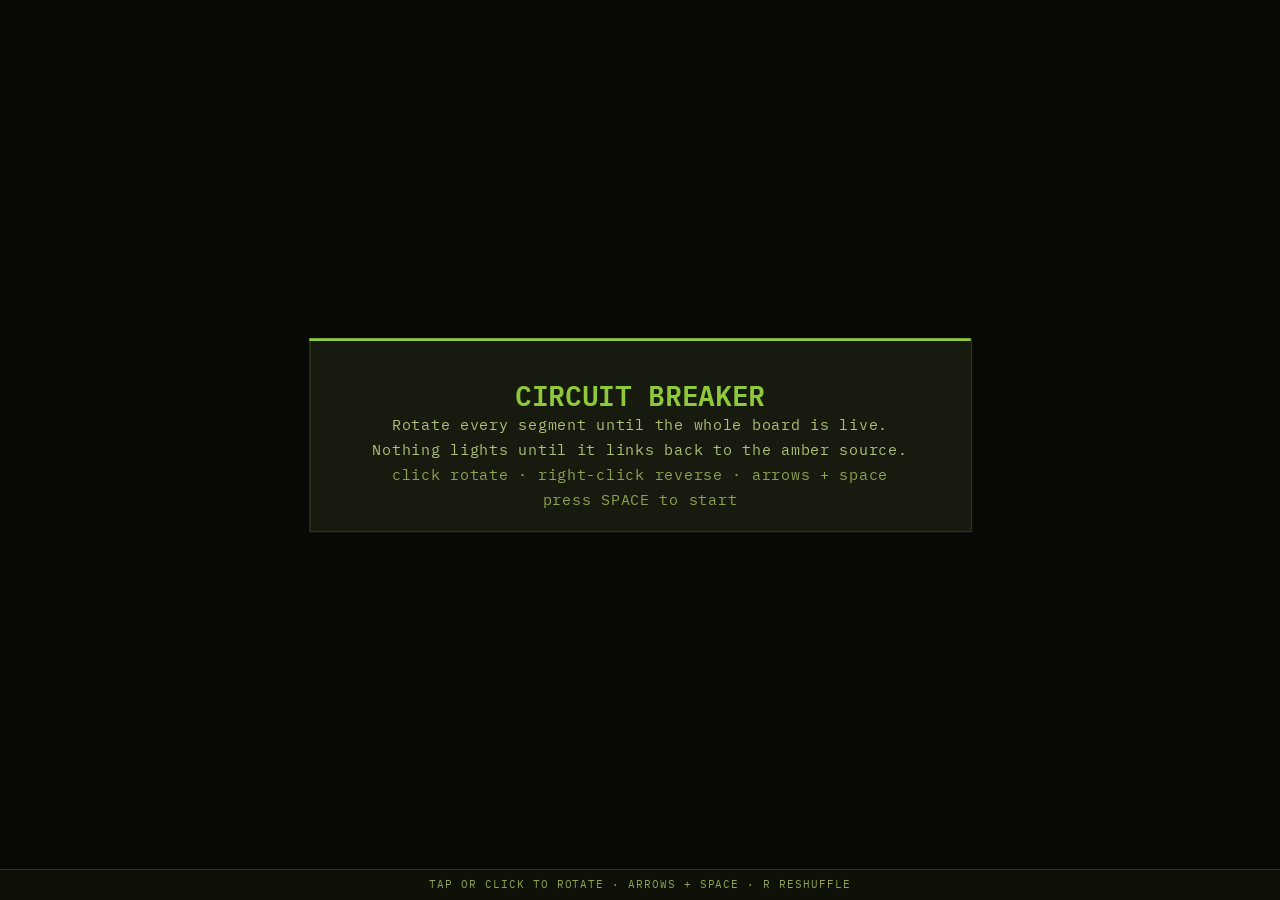
<file: play/circuit-breaker/index.html>
<!DOCTYPE html>
<html lang="en">
<head>
<meta charset="UTF-8">
<meta name="viewport" content="width=device-width, initial-scale=1.0">
<title>Circuit Breaker</title>
<meta name="description" content="A routing puzzle. Rotate every segment until power reaches the whole board, in as few turns as the generator says it takes.">
<link rel="preconnect" href="https://fonts.googleapis.com">
<link rel="preconnect" href="https://fonts.gstatic.com" crossorigin>
<link href="https://fonts.googleapis.com/css2?family=IBM+Plex+Mono:wght@400;500;600&display=swap" rel="stylesheet">
<style>
:root{
  --ink:#0E1108; --sunken:#080A05; --rule:#2F341F; --dim:#949F52; --mid:#B3BE79;
  --f:'IBM Plex Mono', ui-monospace, Consolas, monospace;
}
*,*::before,*::after{box-sizing:border-box}
html,body{height:100%; overscroll-behavior:none}
body{
  margin:0; background:var(--sunken); color:var(--mid);
  font-family:var(--f); font-size:14px;
  display:flex; flex-direction:column; overflow:hidden;
  -webkit-font-smoothing:antialiased; -webkit-tap-highlight-color:transparent;
}
/* The canvas takes the shape of the frame and the board lays itself out
   to fit, so a phone held upright gets a full board, not a letterbox. */
.stage{position:relative; flex:1 1 auto; min-height:0}
canvas{
  position:absolute; inset:0; width:100%; height:100%; display:block;
  touch-action:none; user-select:none; cursor:pointer;
}
.hint{
  flex:0 0 auto; margin:0; padding:7px 10px 9px; text-align:center;
  font-size:10.5px; letter-spacing:.09em; color:var(--dim);
  text-transform:uppercase; border-top:1px solid var(--rule); background:var(--ink);
}
@media (max-height:420px){ .hint{display:none} }
</style>
</head>
<body>
<div class="stage" id="stage">
  <canvas id="c" aria-label="Circuit Breaker, a pipe routing puzzle"></canvas>
</div>
<p class="hint">tap or click to rotate &middot; arrows + space &middot; R reshuffle</p>

<script>
(function () {
'use strict';

var stage = document.getElementById('stage');
var cv = document.getElementById('c'), ctx = cv.getContext('2d');
var FONT = "'IBM Plex Mono', ui-monospace, Consolas, monospace";
var COL = { amber:'#FFC24B', live:'#8FC93A', bone:'#D2DB99', mid:'#B3BE79', dim:'#949F52', rule:'#3A3F26' };

/* ── Viewport ──────────────────────────────────────────────────────
   The logical viewport keeps a constant area and takes the aspect of
   whatever it is given. A phone held upright gets a tall narrow world
   instead of a letterboxed strip, and one logical pixel stays worth
   about the same everywhere — so the tuning survives the reshape.
   UI counter-scales text: on a small screen the HUD has to grow in
   logical units to stay the same physical size. */
var AREA = 960 * 600;
var W = 960, H = 600, dpr = 1, pxScale = 1, UI = 1;

function fit() {
  var r = stage.getBoundingClientRect();
  var cw = Math.max(240, Math.round(r.width)), ch = Math.max(240, Math.round(r.height));
  dpr = Math.min(window.devicePixelRatio || 1, 2);
  cv.width = cw * dpr; cv.height = ch * dpr;

  var k = Math.sqrt(AREA / (cw * ch));
  W = cw * k; H = ch * k;
  pxScale = 1 / k;
  UI = Math.max(0.85, Math.min(1.75, k));
}
fit();
addEventListener('resize', fit);
if (window.ResizeObserver) new ResizeObserver(fit).observe(stage);

function font(size, weight) { return (weight || 400) + ' ' + (size * UI).toFixed(1) + 'px ' + FONT; }
function hudH() { return 46 * UI + 16; }

/* Direction bits: 0 up, 1 right, 2 down, 3 left. A rotation is a
   one-place barrel shift of the nibble, which is why the whole board
   can be stored as a flat array of small integers. */
var DX = [0, 1, 0, -1], DY = [-1, 0, 1, 0];
function cw(m)  { return ((m << 1) | (m >> 3)) & 15; }
function ccw(m) { return ((m >> 1) | (m << 3)) & 15; }

var N = 4, cells = [], solved = [], powered = [];
var srcX = 0, srcY = 0;
var level = 1, score = 0, moves = 0, par = 0, best = 0;
var curX = 0, curY = 0, hoverX = -1, hoverY = -1;
var state = 'title', startedAt = 0, elapsed = 0, winAt = 0;
var pulse = [];

function idx(x, y) { return y * N + x; }
function inBounds(x, y) { return x >= 0 && y >= 0 && x < N && y < N; }

/* Randomised depth-first spanning tree. Every cell ends up on the tree,
   so a finished board is always fully lit — there is no unreachable
   corner to hunt for and no unsolvable shuffle. */
function generate() {
  N = Math.min(9, 4 + ((level / 2) | 0));
  cells = new Array(N * N).fill(0);
  var seen = new Array(N * N).fill(false);

  srcX = (Math.random() * N) | 0;
  srcY = (Math.random() * N) | 0;

  var stack = [[srcX, srcY]];
  seen[idx(srcX, srcY)] = true;

  while (stack.length) {
    var top = stack[stack.length - 1], x = top[0], y = top[1];
    var open = [];
    for (var d = 0; d < 4; d++) {
      var nx = x + DX[d], ny = y + DY[d];
      if (inBounds(nx, ny) && !seen[idx(nx, ny)]) open.push(d);
    }
    if (!open.length) { stack.pop(); continue; }

    var pick = open[(Math.random() * open.length) | 0];
    var tx = x + DX[pick], ty = y + DY[pick];
    cells[idx(x, y)]   |= 1 << pick;
    cells[idx(tx, ty)] |= 1 << ((pick + 2) % 4);
    seen[idx(tx, ty)] = true;
    stack.push([tx, ty]);
  }

  solved = cells.slice();

  /* Shuffle, then read par off the shuffle itself. Re-roll while the
     result is already live — turning a straight segment 180° puts it
     back, so a nonzero shuffle can still open solved, and a board that
     opens solved never fires the win check. */
  do {
    par = 0;
    for (var i = 0; i < cells.length; i++) {
      var turns = (Math.random() * 4) | 0;
      for (var t = 0; t < turns; t++) cells[i] = cw(cells[i]);
      par += Math.min(turns, 4 - turns) % 4;
    }
  } while (par === 0 || computePower());

  moves = 0;
  curX = srcX; curY = srcY;
  pulse = [];
  computePower();
  elapsed = 0;
  startedAt = performance.now();
  state = 'play';
}

/* Flood fill from the source. An edge only conducts when both cells
   have a stub facing each other, which is the entire rule of the game. */
function computePower() {
  powered = new Array(N * N).fill(false);
  var queue = [[srcX, srcY]];
  powered[idx(srcX, srcY)] = true;

  while (queue.length) {
    var c = queue.pop(), x = c[0], y = c[1], m = cells[idx(x, y)];
    for (var d = 0; d < 4; d++) {
      if (!(m & (1 << d))) continue;
      var nx = x + DX[d], ny = y + DY[d];
      if (!inBounds(nx, ny) || powered[idx(nx, ny)]) continue;
      if (!(cells[idx(nx, ny)] & (1 << ((d + 2) % 4)))) continue;
      powered[idx(nx, ny)] = true;
      queue.push([nx, ny]);
    }
  }
  return powered.every(Boolean);
}

function rotate(x, y, reverse) {
  if (state !== 'play' || !inBounds(x, y)) return;
  var i = idx(x, y);
  cells[i] = reverse ? ccw(cells[i]) : cw(cells[i]);
  moves++;
  if (computePower()) win();
}

function win() {
  state = 'won';
  winAt = performance.now();
  elapsed = (winAt - startedAt) / 1000;

  var efficiency = Math.max(0, Math.round((par / Math.max(moves, 1)) * 500));
  var speed = Math.max(0, Math.round(300 - elapsed * 4));
  best = efficiency + speed + level * 100;
  score += best;

  for (var i = 0; i < N * N; i++) pulse.push({ i: i, t: -(i % N + ((i / N) | 0)) * 3 });
}

/* ── Input ─────────────────────────────────────────────────────── */
var BLOCK = { ArrowLeft:1, ArrowRight:1, ArrowUp:1, ArrowDown:1, Space:1 };

addEventListener('keydown', function (e) {
  if (BLOCK[e.code]) e.preventDefault();

  if (e.code === 'KeyR') { generate(); return; }

  if (state === 'title') {
    if (e.code === 'Space' || e.code === 'Enter') { level = 1; score = 0; generate(); }
    return;
  }
  if (state === 'won') {
    if (e.code === 'Space' || e.code === 'Enter') { level++; generate(); }
    return;
  }

  if (e.code === 'ArrowLeft')  curX = Math.max(0, curX - 1);
  if (e.code === 'ArrowRight') curX = Math.min(N - 1, curX + 1);
  if (e.code === 'ArrowUp')    curY = Math.max(0, curY - 1);
  if (e.code === 'ArrowDown')  curY = Math.min(N - 1, curY + 1);
  if (e.code === 'Space' || e.code === 'Enter') rotate(curX, curY, e.shiftKey);
  if (e.code === 'Backspace') rotate(curX, curY, true);
});

function cellAt(ev) {
  var r = cv.getBoundingClientRect();
  var x = (ev.clientX - r.left) / r.width * W;
  var y = (ev.clientY - r.top) / r.height * H;
  var g = geom();
  return { x: Math.floor((x - g.ox) / g.cs), y: Math.floor((y - g.oy) / g.cs) };
}

cv.addEventListener('pointermove', function (e) {
  var c = cellAt(e);
  hoverX = c.x; hoverY = c.y;
});
cv.addEventListener('pointerleave', function () { hoverX = hoverY = -1; });

cv.addEventListener('pointerdown', function (e) {
  e.preventDefault();
  if (state === 'title') { level = 1; score = 0; generate(); return; }
  if (state === 'won')   { level++; generate(); return; }
  var c = cellAt(e);
  if (inBounds(c.x, c.y)) { curX = c.x; curY = c.y; rotate(c.x, c.y, e.button === 2); }
});
cv.addEventListener('contextmenu', function (e) { e.preventDefault(); });

/* ── Render ────────────────────────────────────────────────────── */
/* The board is the largest square that fits under the HUD, whatever
   shape the frame is — which is what lets it fill a portrait phone. */
function geom() {
  var hud = hudH(), pad = 14 * UI;
  var box = Math.min(W - pad * 2, H - hud - pad * 2);
  var cs = Math.floor(box / N);
  return { cs: cs, ox: (W - cs * N) / 2, oy: hud + (H - hud - cs * N) / 2, hud: hud };
}

function draw(now) {
  ctx.setTransform(dpr * pxScale, 0, 0, dpr * pxScale, 0, 0);
  ctx.fillStyle = '#080A05';
  ctx.fillRect(0, 0, W, H);

  if (state === 'title') { drawTitle(); return; }

  drawBoard(now);
  drawHud();
  if (state === 'won') drawWon();
}

function drawBoard(now) {
  var g = geom(), cs = g.cs, r = cs * 0.5;

  for (var y = 0; y < N; y++) {
    for (var x = 0; x < N; x++) {
      var i = idx(x, y), m = cells[i];
      var px = g.ox + x * cs, py = g.oy + y * cs;
      var lit = powered[i];

      ctx.fillStyle = '#101408';
      ctx.fillRect(px, py, cs, cs);
      ctx.strokeStyle = '#1F2416';
      ctx.lineWidth = 1;
      ctx.strokeRect(px + 0.5, py + 0.5, cs, cs);

      if (hoverX === x && hoverY === y && state === 'play') {
        ctx.fillStyle = 'rgba(255,194,75,.07)';
        ctx.fillRect(px, py, cs, cs);
      }

      var boost = 0;
      for (var p = 0; p < pulse.length; p++) {
        if (pulse[p].i === i) boost = Math.max(0, 1 - Math.abs(pulse[p].t - 12) / 12);
      }

      var cx = px + r, cy = py + r;
      ctx.lineCap = 'round';
      ctx.lineWidth = Math.max(3, cs * 0.13);
      ctx.strokeStyle = lit ? COL.live : '#4A5230';
      ctx.globalAlpha = lit ? 0.85 + boost * 0.15 : 1;

      ctx.beginPath();
      for (var d = 0; d < 4; d++) {
        if (!(m & (1 << d))) continue;
        ctx.moveTo(cx, cy);
        ctx.lineTo(cx + DX[d] * r, cy + DY[d] * r);
      }
      ctx.stroke();
      ctx.globalAlpha = 1;

      var one = m && !(m & (m - 1));
      if (x === srcX && y === srcY) {
        ctx.fillStyle = COL.amber;
        ctx.fillRect(cx - cs * 0.16, cy - cs * 0.16, cs * 0.32, cs * 0.32);
      } else if (one) {
        ctx.beginPath();
        ctx.arc(cx, cy, cs * 0.15, 0, Math.PI * 2);
        ctx.fillStyle = lit ? COL.live : '#262B1B';
        ctx.fill();
        ctx.strokeStyle = lit ? COL.live : '#4A5230';
        ctx.lineWidth = 2;
        ctx.stroke();
      } else {
        ctx.fillStyle = lit ? COL.live : '#4A5230';
        ctx.beginPath();
        ctx.arc(cx, cy, Math.max(2, cs * 0.055), 0, Math.PI * 2);
        ctx.fill();
      }
    }
  }

  if (state === 'play') {
    ctx.strokeStyle = COL.amber;
    ctx.lineWidth = 2;
    ctx.strokeRect(g.ox + curX * cs + 1, g.oy + curY * cs + 1, cs - 2, cs - 2);
  }

  ctx.strokeStyle = '#2F341F';
  ctx.lineWidth = 1;
  ctx.strokeRect(g.ox - 6.5, g.oy - 6.5, cs * N + 13, cs * N + 13);

  for (var q = pulse.length - 1; q >= 0; q--) {
    if (++pulse[q].t > 26) pulse.splice(q, 1);
  }
}

/* A banded HUD anchored to the two edges and one proportional column,
   rather than four fixed offsets that ran off the side of a phone. */
function stat(label, value, x, align, accent) {
  ctx.textAlign = align;
  ctx.font = font(10.5);
  ctx.fillStyle = COL.dim;
  ctx.fillText(label, x, hudH() * 0.38);
  ctx.font = font(16, 500);
  ctx.fillStyle = accent || COL.bone;
  ctx.fillText(value, x, hudH() * 0.76);
}

function drawHud() {
  var hud = hudH(), edge = 14 * UI;
  if (state === 'play') elapsed = (performance.now() - startedAt) / 1000;

  ctx.fillStyle = '#0E1108';
  ctx.fillRect(0, 0, W, hud);
  ctx.strokeStyle = '#2F341F';
  ctx.lineWidth = 1;
  ctx.beginPath(); ctx.moveTo(0, hud - 0.5); ctx.lineTo(W, hud - 0.5); ctx.stroke();

  stat('LEVEL', level + '  ·  ' + N + '×' + N, edge, 'left');
  stat('MOVES', moves + ' / ' + par, W * 0.45, 'center', moves > par ? COL.amber : COL.bone);
  stat('SCORE', String(score), W - edge, 'right');

  var wired = powered.filter(Boolean).length;
  ctx.textAlign = 'center';
  ctx.font = font(10.5);
  ctx.fillStyle = wired === N * N ? COL.live : COL.dim;
  ctx.fillText(wired + ' / ' + N * N + ' LIVE   ·   ' + elapsed.toFixed(1) + 'S', W / 2, hud + 15 * UI);
  ctx.textAlign = 'left';
}

/* Overlay copy wraps to the real width instead of assuming a desktop
   line length, because on a phone there is not one. */
function wrap(text, max) {
  var words = text.split(' '), lines = [], line = '';
  for (var i = 0; i < words.length; i++) {
    var test = line ? line + ' ' + words[i] : words[i];
    if (ctx.measureText(test).width > max && line) { lines.push(line); line = words[i]; }
    else line = test;
  }
  if (line) lines.push(line);
  return lines;
}

function panel(items, accent) {
  ctx.fillStyle = 'rgba(8,10,5,.87)';
  ctx.fillRect(0, 0, W, H);

  var bw = Math.min(W - 28 * UI, 560 * UI), inner = bw - 44 * UI;
  var rows = [];
  for (var i = 0; i < items.length; i++) {
    if (items[i].big) { rows.push(items[i]); continue; }
    ctx.font = font(13);
    var parts = wrap(items[i].t, inner);
    for (var p = 0; p < parts.length; p++) rows.push({ t: parts[p], mute: items[i].mute });
  }

  var lh = 21 * UI, th = 35 * UI;
  var bh = 44 * UI;
  for (i = 0; i < rows.length; i++) bh += rows[i].big ? th : lh;
  var bx = (W - bw) / 2, by = Math.max(8, (H - bh) / 2);

  ctx.fillStyle = '#171B0F';
  ctx.fillRect(bx, by, bw, bh);
  ctx.strokeStyle = '#2F341F';
  ctx.lineWidth = 1;
  ctx.strokeRect(bx + 0.5, by + 0.5, bw, bh);
  ctx.fillStyle = accent;
  ctx.fillRect(bx, by, bw, 2);

  ctx.textAlign = 'center';
  var y = by + 22 * UI;
  for (i = 0; i < rows.length; i++) {
    var l = rows[i];
    y += l.big ? th : lh;
    ctx.font = l.big ? font(24, 600) : font(13);
    ctx.fillStyle = l.big ? accent : (l.mute ? COL.dim : COL.mid);
    ctx.fillText(l.t, W / 2, y);
  }
  ctx.textAlign = 'left';
}

function drawTitle() {
  panel([
    { t:'CIRCUIT BREAKER', big:true },
    { t:'Rotate every segment until the whole board is live.' },
    { t:'Nothing lights until it links back to the amber source.' },
    { t:'click rotate · right-click reverse · arrows + space', mute:true },
    { t:'press SPACE to start', mute:true }
  ], COL.live);
}

function drawWon() {
  panel([
    { t:'BOARD LIVE', big:true },
    { t:moves + ' moves against a par of ' + par + '   ·   ' + elapsed.toFixed(1) + 's' },
    { t:'+' + best + ' points' },
    { t:'press SPACE for level ' + (level + 1), mute:true }
  ], COL.live);
}

function frame(now) { draw(now); requestAnimationFrame(frame); }

generate();
state = 'title';
requestAnimationFrame(frame);
try { window.focus(); } catch (e) {}
})();
</script>
</body>
</html>
</file>
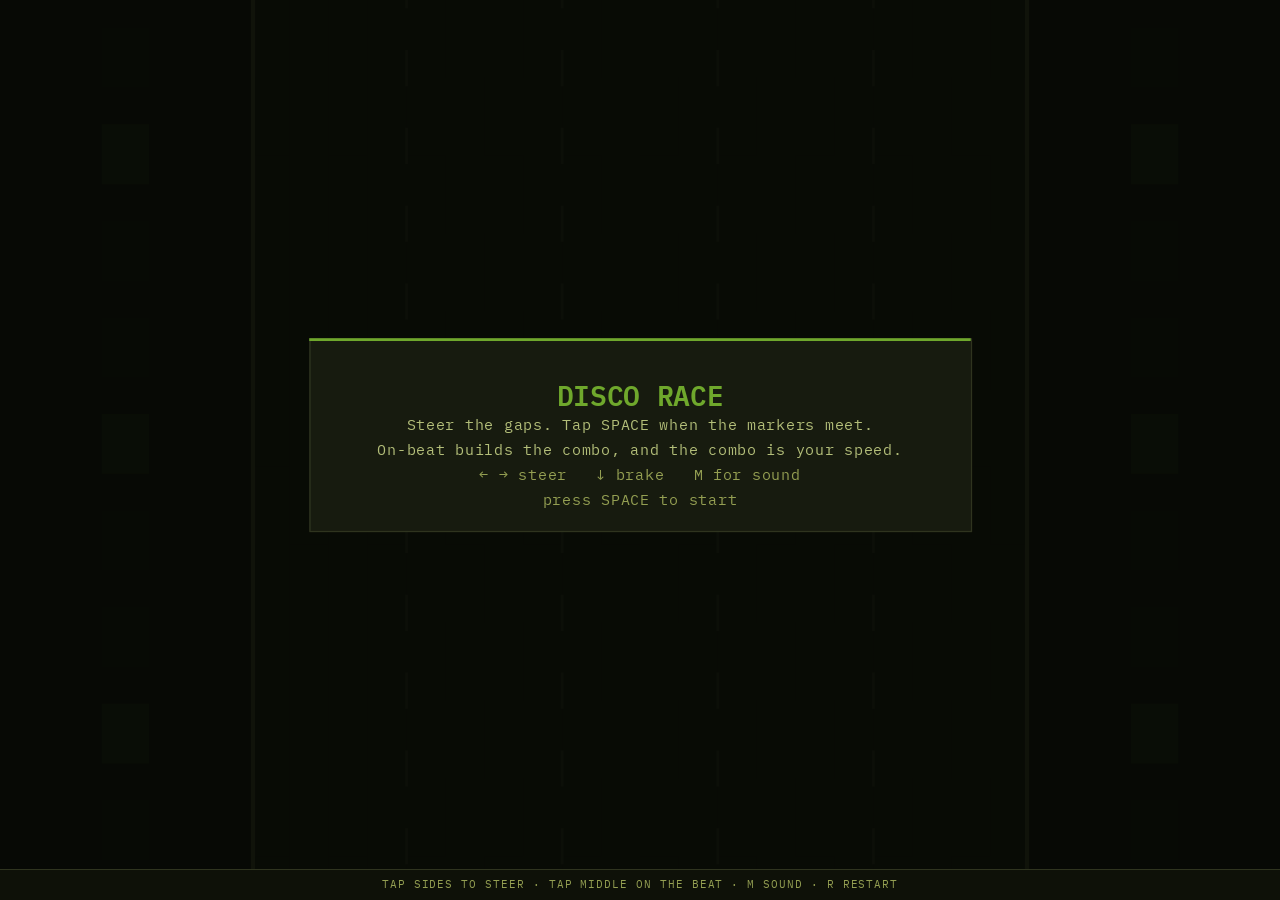
<file: play/disco-race/index.html>
<!DOCTYPE html>
<html lang="en">
<head>
<meta charset="UTF-8">
<meta name="viewport" content="width=device-width, initial-scale=1.0">
<title>Disco Race</title>
<meta name="description" content="A lane racer with a metronome under it. Steer the gaps, and drop on the beat — the beat is what makes you fast.">
<link rel="preconnect" href="https://fonts.googleapis.com">
<link rel="preconnect" href="https://fonts.gstatic.com" crossorigin>
<link href="https://fonts.googleapis.com/css2?family=IBM+Plex+Mono:wght@400;500;600&display=swap" rel="stylesheet">
<style>
:root{
  --ink:#0E1108; --sunken:#080A05; --rule:#2F341F; --dim:#949F52; --mid:#B3BE79;
  --f:'IBM Plex Mono', ui-monospace, Consolas, monospace;
}
*,*::before,*::after{box-sizing:border-box}
html,body{height:100%; overscroll-behavior:none}
body{
  margin:0; background:var(--sunken); color:var(--mid);
  font-family:var(--f); font-size:14px;
  display:flex; flex-direction:column; overflow:hidden;
  -webkit-font-smoothing:antialiased; -webkit-tap-highlight-color:transparent;
}
.stage{position:relative; flex:1 1 auto; min-height:0}
canvas{
  position:absolute; inset:0; width:100%; height:100%; display:block;
  touch-action:none; user-select:none;
}
.hint{
  flex:0 0 auto; margin:0; padding:7px 10px 9px; text-align:center;
  font-size:10.5px; letter-spacing:.09em; color:var(--dim);
  text-transform:uppercase; border-top:1px solid var(--rule); background:var(--ink);
}
@media (max-height:420px){ .hint{display:none} }
</style>
</head>
<body>
<div class="stage" id="stage">
  <canvas id="c" aria-label="Disco Race, a rhythm lane racer"></canvas>
</div>
<p class="hint">tap sides to steer &middot; tap middle on the beat &middot; M sound &middot; R restart</p>

<script>
(function () {
'use strict';

var stage = document.getElementById('stage');
var cv = document.getElementById('c'), ctx = cv.getContext('2d');
var FONT = "'IBM Plex Mono', ui-monospace, Consolas, monospace";
var COL = {
  amber:'#FFC24B', live:'#8FC93A', bad:'#E0503A', vio:'#6FA82C',
  bone:'#D2DB99', mid:'#B3BE79', dim:'#949F52'
};

/* ── Viewport ──────────────────────────────────────────────────────
   The logical road holds a constant area and takes the aspect of the
   frame. Held upright, a phone gets a narrower road and a longer view
   down it, which is the right trade — a letterboxed strip gave you
   neither. One logical pixel stays worth about the same either way, so
   the speeds and the beat keep their tuning. */
var AREA = 960 * 600;
var W = 960, H = 600, dpr = 1, pxScale = 1, UI = 1;

/* ── Track geometry ─────────────────────────────────────────────── */
var LANES = 5, ROAD_X = 220, LANE_W = 104, ROAD_W = 520;
var TILE = 52, CAR_W = 46, CAR_H = 74, PLAYER_Y = 452;

function laneX(i) { return ROAD_X + i * LANE_W + LANE_W / 2; }

function fit() {
  var r = stage.getBoundingClientRect();
  var cw = Math.max(240, Math.round(r.width)), ch = Math.max(240, Math.round(r.height));
  dpr = Math.min(window.devicePixelRatio || 1, 2);
  cv.width = cw * dpr; cv.height = ch * dpr;

  var oldH = H;
  var k = Math.sqrt(AREA / (cw * ch));
  W = cw * k; H = ch * k;
  pxScale = 1 / k;
  UI = Math.max(0.85, Math.min(1.75, k));

  /* The road takes a share of the width but never more than five lanes
     need, so a wide monitor gets shoulders rather than a motorway. */
  ROAD_W = Math.min(W * 0.84, 560);
  LANE_W = ROAD_W / LANES;
  ROAD_X = (W - ROAD_W) / 2;
  CAR_W = LANE_W * 0.44;
  CAR_H = CAR_W * 1.6;
  TILE = LANE_W * 0.5;
  PLAYER_Y = H - CAR_H - Math.max(70, H * 0.17);

  /* Traffic already on the road is in logical pixels, so carry it across
     the reshape — otherwise rotating the phone drops a car on your
     bonnet, and re-derive the sizes that came from the lane width. */
  if (typeof things !== 'undefined' && things) {
    var sy = H / oldH;
    for (var i = 0; i < things.length; i++) {
      var t = things[i];
      t.y *= sy;
      t.x = laneX(t.lane);
      t.w = t.kind === 'car' ? CAR_W : LANE_W * 0.22;
      t.h = t.kind === 'car' ? CAR_H : t.w;
    }
  }
  if (typeof player !== 'undefined' && player) player.x = laneX(player.lane);
}
fit();
addEventListener('resize', fit);
if (window.ResizeObserver) new ResizeObserver(fit).observe(stage);

function rnd(a, b) { return a + Math.random() * (b - a); }
function font(size, weight) { return (weight || 400) + ' ' + (size * UI).toFixed(1) + 'px ' + FONT; }

/* ── The metronome ─────────────────────────────────────────────────
   124 BPM at a fixed 60 Hz step. Everything in the game — the floor,
   the spawns, the window you have to hit — is derived from this one
   counter, so the picture and the scoring can never disagree. */
var BPM = 124, BEAT = 3600 / BPM;
var beatT = 0, beatIndex = 0, lastDropBeat = -1;
var PERFECT = 3.2, GOOD = 6.5;

/* ── State ─────────────────────────────────────────────────────── */
var player, things, parts, calls;
var scroll, dist, speed, boost, combo, mult, score, shields, topCombo, topMult;
var state = 'title', shake = 0, hitFlash = 0, tick = 0;
var best = 0;
try { best = parseInt(localStorage.getItem('discorace.best'), 10) || 0; } catch (e) {}

var keys = Object.create(null);
var BLOCK = { ArrowLeft:1, ArrowRight:1, ArrowUp:1, ArrowDown:1, Space:1 };

function reset() {
  player = { lane: 2, x: laneX(2), tilt: 0, inv: 0 };
  things = []; parts = []; calls = [];
  scroll = 0; dist = 0; speed = 4; boost = 0;
  combo = 0; mult = 1; score = 0; shields = 3; topCombo = 0; topMult = 1;
  beatT = 0; beatIndex = 0; lastDropBeat = -1;
  tick = 0; shake = 0; hitFlash = 0;
  state = 'play';
}

/* ── Input ─────────────────────────────────────────────────────── */
addEventListener('keydown', function (e) {
  if (BLOCK[e.code]) e.preventDefault();
  var repeat = keys[e.code];
  keys[e.code] = true;

  if (e.code === 'KeyR') { reset(); return; }
  if (e.code === 'KeyM') { toggleSound(); return; }

  if (state !== 'play') {
    if (e.code === 'Space' || e.code === 'Enter') reset();
    return;
  }
  if (repeat) return;

  if (e.code === 'ArrowLeft'  || e.code === 'KeyA') steer(-1);
  if (e.code === 'ArrowRight' || e.code === 'KeyD') steer(1);
  if (e.code === 'Space' || e.code === 'Enter') drop();
});
addEventListener('keyup', function (e) { keys[e.code] = false; });
addEventListener('blur', function () { keys = Object.create(null); last = 0; });
addEventListener('visibilitychange', function () { last = 0; });

/* Pointer: the outer thirds steer, the middle drops. Enough to show
   the game to someone holding a phone, not enough to be the way in. */
cv.addEventListener('pointerdown', function (e) {
  e.preventDefault();
  if (state !== 'play') { reset(); return; }
  var r = cv.getBoundingClientRect(), x = (e.clientX - r.left) / r.width * W;
  if (x < W * 0.3) steer(-1);
  else if (x > W * 0.7) steer(1);
  else drop();
});

function steer(d) {
  player.lane = Math.max(0, Math.min(LANES - 1, player.lane + d));
  player.tilt = d * 0.34;
}

/* Scoring the drop off the metronome rather than off a spawned note
   means there is always something to hit, and being early reads the
   same as being late. */
function drop() {
  var early = BEAT - beatT;
  var off = Math.min(beatT, early);
  var owner = early < beatT ? beatIndex + 1 : beatIndex;

  if (owner === lastDropBeat) { fumble('EARLY'); return; }
  lastDropBeat = owner;

  if (off <= PERFECT) {
    combo++;
    boost = Math.min(5.2, boost + 1.25);
    score += 120 * mult;
    call('PERFECT', COL.live);
    thump(20, 'live', 3.4);
    beep(1);
  } else if (off <= GOOD) {
    combo++;
    boost = Math.min(5.2, boost + 0.6);
    score += 55 * mult;
    call('GOOD', COL.amber);
    thump(12, 'amber', 2.4);
    beep(0.6);
  } else {
    fumble('MISS');
  }
  mult = Math.min(8, 1 + (combo / 4 | 0));
  topCombo = Math.max(topCombo, combo);
  topMult = Math.max(topMult, mult);
}

function fumble(word) {
  combo = 0;
  mult = 1;
  boost = Math.max(0, boost - 1.4);
  call(word, COL.bad);
}

/* One verdict at a time. Two drops inside 42 frames printed both words
   on the same pixels, which reads as neither. */
function call(text, col) { calls = [{ t: text, col: col, life: 42, max: 42 }]; }

function thump(n, col, sp) {
  for (var i = 0; i < n; i++) {
    var a = rnd(0, Math.PI * 2), s = rnd(0.3, 1) * sp;
    parts.push({
      x: player.x, y: PLAYER_Y + 30,
      vx: Math.cos(a) * s, vy: Math.sin(a) * s - 1,
      life: rnd(14, 30), max: 30, col: col
    });
  }
}

/* ── Spawning ──────────────────────────────────────────────────────
   Driven off the beat, and gated on how many lanes are already shut,
   so the track can crowd but never closes completely. */
function laneBusy(lane, top, bottom) {
  for (var i = 0; i < things.length; i++) {
    var t = things[i];
    if (t.lane === lane && t.y + t.h > top && t.y < bottom) return true;
  }
  return false;
}

function onBeat() {
  if (state !== 'play') return;

  var d = Math.min(1, dist / 4200);
  var free = [];
  for (var i = 0; i < LANES; i++) if (!laneBusy(i, -H * 0.72, H * 0.36)) free.push(i);

  if (free.length > 2 && Math.random() < 0.5 + 0.34 * d) {
    var pick = free.splice((Math.random() * free.length) | 0, 1)[0];
    things.push({
      kind: 'car', lane: pick, x: laneX(pick), y: -CAR_H - 20,
      w: CAR_W, h: CAR_H, own: rnd(0.6, 2.2), hue: Math.random() < 0.5 ? 'vio' : 'dim'
    });
  }

  if (free.length && beatIndex % 2 === 0 && Math.random() < 0.62) {
    var op = free[(Math.random() * free.length) | 0];
    var ow = LANE_W * 0.22;
    things.push({ kind: 'orb', lane: op, x: laneX(op), y: -ow * 2, w: ow, h: ow, own: 0 });
  }
}

/* ── Simulation ────────────────────────────────────────────────── */
function step() {
  tick++;

  for (var p = parts.length - 1; p >= 0; p--) {
    var q = parts[p];
    q.x += q.vx; q.y += q.vy; q.vy += 0.06; q.vx *= 0.97;
    if (--q.life <= 0) parts.splice(p, 1);
  }
  for (var c = calls.length - 1; c >= 0; c--) if (--calls[c].life <= 0) calls.splice(c, 1);

  if (shake > 0) shake *= 0.86;
  if (hitFlash > 0) hitFlash -= 0.05;

  /* The metronome runs whether or not you are racing, so the title
     screen is already showing you the tempo you will have to hit. */
  beatT++;
  if (beatT >= BEAT) { beatT -= BEAT; beatIndex++; onBeat(); tickSound(); }

  if (state !== 'play') return;

  var braking = keys.ArrowDown || keys.KeyS;
  var base = 4 + Math.min(6.4, dist / 2600);
  boost = Math.max(0, boost - 0.019);
  speed = Math.max(1.9, base + boost - (braking ? 2.6 : 0));

  scroll += speed;
  dist += speed / 9;
  score += speed * 0.3 * mult;

  var target = laneX(player.lane);
  player.x += (target - player.x) * 0.22;
  player.tilt *= 0.86;
  if (player.inv > 0) player.inv--;

  for (var i = things.length - 1; i >= 0; i--) {
    var t = things[i];
    t.y += t.kind === 'car' ? speed - t.own : speed;
    if (t.y > H + 80) { things.splice(i, 1); continue; }

    var overlapY = t.y < PLAYER_Y + CAR_H && t.y + t.h > PLAYER_Y;
    var overlapX = Math.abs(t.x - player.x) < (t.w + CAR_W) / 2 - 6;
    if (!overlapY || !overlapX) continue;

    if (t.kind === 'orb') {
      things.splice(i, 1);
      score += 30 * mult;
      boost = Math.min(5.2, boost + 0.28);
      thump(10, 'live', 2);
    } else if (player.inv <= 0) {
      crash();
    }
  }
}

function crash() {
  shields--;
  player.inv = 100;
  shake = 18;
  hitFlash = 1;
  combo = 0; mult = 1; boost = 0;
  call('WRECKED', COL.bad);
  thump(40, 'bad', 5);

  if (shields <= 0) {
    state = 'over';
    score = Math.round(score);
    if (score > best) {
      best = score;
      try { localStorage.setItem('discorace.best', String(best)); } catch (e) {}
    }
  }
}

/* ── Sound ─────────────────────────────────────────────────────────
   Off until asked for, and built the moment it is: an AudioContext
   created on load would be born suspended by autoplay policy, and a
   game embedded in someone's portfolio should not make noise first. */
var actx = null, soundOn = false;

function toggleSound() {
  soundOn = !soundOn;
  if (soundOn && !actx) {
    try { actx = new (window.AudioContext || window.webkitAudioContext)(); } catch (e) { soundOn = false; }
  }
  if (soundOn && actx && actx.state === 'suspended') actx.resume();
}

function tone(freq, endFreq, dur, gain, type) {
  if (!soundOn || !actx) return;
  var t0 = actx.currentTime;
  var o = actx.createOscillator(), g = actx.createGain();
  o.type = type || 'sine';
  o.frequency.setValueAtTime(freq, t0);
  o.frequency.exponentialRampToValueAtTime(endFreq, t0 + dur);
  g.gain.setValueAtTime(gain, t0);
  g.gain.exponentialRampToValueAtTime(0.0001, t0 + dur);
  o.connect(g); g.connect(actx.destination);
  o.start(t0); o.stop(t0 + dur + 0.02);
}

function tickSound() { tone(150, 48, 0.13, 0.16); }
function beep(strength) { tone(660 * strength + 220, 180, 0.09, 0.07, 'square'); }

/* ── Render ────────────────────────────────────────────────────── */
function phase() { return beatT / BEAT; }
function pulse() { return Math.max(0, 1 - phase() * 3.4); }

function draw() {
  ctx.setTransform(dpr * pxScale, 0, 0, dpr * pxScale, 0, 0);
  if (shake > 0.4) ctx.translate(rnd(-shake, shake), rnd(-shake, shake));

  ctx.fillStyle = '#080A05';
  ctx.fillRect(-40, -40, W + 80, H + 80);

  drawRig();
  drawRoad();
  if (state !== 'title') {
    drawThings();
    if (state === 'play' || shields > 0) drawCar();
    drawParts();
    drawBrackets();
    drawCalls();
    drawHud();
  }

  if (hitFlash > 0) {
    ctx.fillStyle = 'rgba(224,80,58,' + (hitFlash * 0.22).toFixed(3) + ')';
    ctx.fillRect(0, 0, W, H);
  }
  if (state === 'title') drawTitle();
  if (state === 'over') drawOver();
}

/* Light rigs down both shoulders. They are the peripheral copy of the
   beat, so the timing is readable even while the eye is on the gap. */
function drawRig() {
  var p = pulse(), bar = beatIndex % 4;
  /* Sized off whatever shoulder is left. On a phone the shoulder is
     thin, so the rigs thin with it rather than sliding off-canvas. */
  var w = Math.min(34, Math.max(6, ROAD_X * 0.55));
  var gap = (ROAD_X - w) / 2;
  var pitch = Math.max(48, H / 9), tall = pitch * 0.62;
  for (var s = 0; s < 2; s++) {
    var x = s ? ROAD_X + ROAD_W + gap : gap;
    for (var i = 0; i * pitch < H; i++) {
      var y = 20 + i * pitch, lit = (i + bar) % 3 === 0;
      ctx.globalAlpha = lit ? 0.18 + p * 0.72 : 0.1;
      ctx.fillStyle = lit ? (bar % 2 ? COL.amber : COL.vio) : '#262B1B';
      ctx.fillRect(x, y, w, tall);
    }
  }
  ctx.globalAlpha = 1;
}

function drawRoad() {
  var p = pulse(), off = scroll % TILE;
  var cols = ROAD_W / (TILE / 2);

  ctx.fillStyle = '#101408';
  ctx.fillRect(ROAD_X, 0, ROAD_W, H);

  for (var r = -1; r * TILE - off < H; r++) {
    for (var c = 0; c < cols; c++) {
      var dark = (r + c) % 2 === 0;
      ctx.fillStyle = dark ? '#12160B' : '#101408';
      var x = ROAD_X + c * (TILE / 2), y = r * TILE - off;
      ctx.fillRect(x, y, TILE / 2, TILE);
      if (dark && p > 0.02) {
        ctx.globalAlpha = p * 0.16;
        ctx.fillStyle = beatIndex % 4 < 2 ? COL.amber : COL.vio;
        ctx.fillRect(x, y, TILE / 2, TILE);
        ctx.globalAlpha = 1;
      }
    }
  }

  ctx.strokeStyle = '#2F341F';
  ctx.lineWidth = 2;
  ctx.setLineDash([26, 30]);
  ctx.lineDashOffset = -off;
  ctx.beginPath();
  for (var l = 1; l < LANES; l++) {
    var lx = ROAD_X + l * LANE_W;
    ctx.moveTo(lx, -20); ctx.lineTo(lx, H + 20);
  }
  ctx.stroke();
  ctx.setLineDash([]);

  ctx.strokeStyle = '#4A5230';
  ctx.lineWidth = 3;
  ctx.beginPath();
  ctx.moveTo(ROAD_X + 1.5, 0); ctx.lineTo(ROAD_X + 1.5, H);
  ctx.moveTo(ROAD_X + ROAD_W - 1.5, 0); ctx.lineTo(ROAD_X + ROAD_W - 1.5, H);
  ctx.stroke();
}

function drawThings() {
  for (var i = 0; i < things.length; i++) {
    var t = things[i];
    if (t.kind === 'orb') {
      var k = 1 + Math.sin(tick * 0.16) * 0.14;
      ctx.save();
      ctx.translate(t.x + t.w / 2 - 11, t.y + 11);
      ctx.rotate(tick * 0.05);
      ctx.globalAlpha = 0.25;
      ctx.fillStyle = COL.live;
      ctx.fillRect(-14 * k, -14 * k, 28 * k, 28 * k);
      ctx.globalAlpha = 1;
      ctx.fillStyle = COL.live;
      ctx.fillRect(-7 * k, -7 * k, 14 * k, 14 * k);
      ctx.restore();
    } else {
      carBody(t.x, t.y, t.hue === 'vio' ? COL.vio : '#9EAA5E', false);
    }
  }
}

function carBody(cx, y, col, mine) {
  var x = cx - CAR_W / 2;
  ctx.fillStyle = mine ? COL.bone : '#1A1F10';
  ctx.fillRect(x, y, CAR_W, CAR_H);
  ctx.strokeStyle = col;
  ctx.lineWidth = 2;
  ctx.strokeRect(x + 1, y + 1, CAR_W - 2, CAR_H - 2);

  ctx.fillStyle = mine ? COL.live : col;
  ctx.fillRect(x + CAR_W * 0.2, y + CAR_H * (mine ? 0.16 : 0.62), CAR_W * 0.6, CAR_H * 0.22);
  ctx.globalAlpha = 0.35;
  ctx.fillRect(x + CAR_W * 0.09, mine ? y - 3 : y + CAR_H - 1, CAR_W * 0.82, 4);
  ctx.globalAlpha = 1;
}

function drawCar() {
  if (player.inv > 0 && (tick >> 2) % 2 === 0) return;

  ctx.save();
  ctx.translate(player.x, PLAYER_Y + CAR_H / 2);
  ctx.rotate(player.tilt * 0.5);
  ctx.translate(-player.x, -(PLAYER_Y + CAR_H / 2));

  if (boost > 0.3) {
    ctx.globalAlpha = Math.min(0.7, boost / 5);
    ctx.fillStyle = COL.amber;
    ctx.fillRect(player.x - 14, PLAYER_Y + CAR_H, 28, 12 + boost * 7);
    ctx.globalAlpha = 1;
  }
  carBody(player.x, PLAYER_Y, COL.amber, true);
  ctx.restore();
}

/* Two markers that slide inward and meet on the car exactly on the
   beat. The floor says when the beat was; this says when it will be. */
function drawBrackets() {
  var ph = phase(), win = PERFECT / BEAT;
  var gap = CAR_W * 0.65 + (1 - ph) * LANE_W * 1.3;
  /* Lit across the whole scoring window, which straddles the beat —
     lighting only the approach would punish a hair-late tap that the
     scoring counts as perfect. */
  var close = ph > 1 - win || ph < win;
  ctx.fillStyle = close ? COL.live : '#9EAA5E';
  ctx.globalAlpha = close ? 1 : 0.75;
  var bw = Math.max(4, CAR_W * 0.11), bh = CAR_H * 0.56;
  ctx.fillRect(player.x - gap - bw, PLAYER_Y + CAR_H * 0.24, bw, bh);
  ctx.fillRect(player.x + gap, PLAYER_Y + CAR_H * 0.24, bw, bh);
  ctx.globalAlpha = 1;
}

function drawParts() {
  for (var i = 0; i < parts.length; i++) {
    var q = parts[i];
    ctx.globalAlpha = Math.max(0, q.life / q.max) * 0.9;
    ctx.fillStyle = COL[q.col];
    ctx.fillRect(q.x - 1.5, q.y - 1.5, 3, 3);
  }
  ctx.globalAlpha = 1;
}

function drawCalls() {
  ctx.textAlign = 'center';
  for (var i = 0; i < calls.length; i++) {
    var c = calls[i], k = 1 - c.life / c.max;
    ctx.globalAlpha = Math.min(1, c.life / 16);
    ctx.font = font(16, 600);
    ctx.fillStyle = c.col;
    ctx.fillText(c.t, player.x, PLAYER_Y - 16 * UI - k * 32);
  }
  ctx.globalAlpha = 1;
  ctx.textAlign = 'left';
}

/* A compact top band. The road now takes most of a narrow screen, so
   the HUD has to sit over it rather than out on a shoulder that is not
   there any more — anchored to the two edges and the centre. */
function drawHud() {
  var e = 16 * UI, top = 26 * UI;

  ctx.fillStyle = 'rgba(8,10,5,.55)';
  ctx.fillRect(0, 0, W, 84 * UI);

  ctx.textAlign = 'left';
  ctx.font = font(10);
  ctx.fillStyle = COL.dim;
  ctx.fillText('COMBO', e, top);
  ctx.font = font(20, 600);
  ctx.fillStyle = mult > 1 ? COL.live : COL.bone;
  ctx.fillText('×' + mult, e, top + 22 * UI);
  ctx.font = font(10);
  ctx.fillStyle = COL.dim;
  ctx.fillText(combo + ' ON BEAT', e, top + 38 * UI);

  ctx.textAlign = 'right';
  ctx.font = font(10);
  ctx.fillStyle = COL.dim;
  ctx.fillText('SCORE', W - e, top);
  ctx.font = font(20, 600);
  ctx.fillStyle = COL.bone;
  ctx.fillText(String(Math.round(score)), W - e, top + 22 * UI);
  ctx.font = font(10);
  ctx.fillStyle = COL.dim;
  ctx.fillText(Math.round(dist) + ' M  ·  BEST ' + best, W - e, top + 38 * UI);

  var bw = Math.min(120 * UI, W * 0.3), bx = (W - bw) / 2;
  ctx.textAlign = 'center';
  ctx.font = font(10);
  ctx.fillStyle = COL.dim;
  ctx.fillText('SPEED', W / 2, top);
  ctx.strokeStyle = '#3A3F26';
  ctx.lineWidth = 1;
  ctx.strokeRect(bx + 0.5, top + 8 * UI + 0.5, bw, 9 * UI);
  ctx.fillStyle = boost > 0.3 ? COL.amber : COL.live;
  ctx.fillRect(bx + 1.5, top + 8 * UI + 1.5, Math.max(0, (bw - 3) * Math.min(1, speed / 15)), 9 * UI - 3);

  var pip = 9 * UI, py = top + 28 * UI;
  for (var i = 0; i < 3; i++) {
    ctx.fillStyle = i < shields ? COL.live : '#262B1B';
    ctx.fillRect(W / 2 - pip * 2 + i * (pip + 4), py, pip, pip);
  }
  ctx.textAlign = 'left';
}

/* Overlay copy wraps to the real width instead of assuming a desktop
   line length, because on a phone there is not one. */
function wrap(text, max) {
  var words = text.split(' '), lines = [], line = '';
  for (var i = 0; i < words.length; i++) {
    var test = line ? line + ' ' + words[i] : words[i];
    if (ctx.measureText(test).width > max && line) { lines.push(line); line = words[i]; }
    else line = test;
  }
  if (line) lines.push(line);
  return lines;
}

function panel(items, accent) {
  ctx.fillStyle = 'rgba(8,10,5,.87)';
  ctx.fillRect(0, 0, W, H);

  var bw = Math.min(W - 28 * UI, 560 * UI), inner = bw - 44 * UI;
  var rows = [], i;
  for (i = 0; i < items.length; i++) {
    if (items[i].big) { rows.push(items[i]); continue; }
    ctx.font = font(13);
    var parts = wrap(items[i].t, inner);
    for (var q = 0; q < parts.length; q++) rows.push({ t: parts[q], mute: items[i].mute });
  }

  var lh = 21 * UI, th = 35 * UI, bh = 44 * UI;
  for (i = 0; i < rows.length; i++) bh += rows[i].big ? th : lh;
  var bx = (W - bw) / 2, by = Math.max(8, (H - bh) / 2);

  ctx.fillStyle = '#171B0F';
  ctx.fillRect(bx, by, bw, bh);
  ctx.strokeStyle = '#2F341F';
  ctx.lineWidth = 1;
  ctx.strokeRect(bx + 0.5, by + 0.5, bw, bh);
  ctx.fillStyle = accent;
  ctx.fillRect(bx, by, bw, 2);

  ctx.textAlign = 'center';
  var y = by + 22 * UI;
  for (i = 0; i < rows.length; i++) {
    var l = rows[i];
    y += l.big ? th : lh;
    ctx.font = l.big ? font(24, 600) : font(13);
    ctx.fillStyle = l.big ? accent : (l.mute ? COL.dim : COL.mid);
    ctx.fillText(l.t, W / 2, y);
  }
  ctx.textAlign = 'left';
}

function drawTitle() {
  panel([
    { t:'DISCO RACE', big:true },
    { t:'Steer the gaps. Tap SPACE when the markers meet.' },
    { t:'On-beat builds the combo, and the combo is your speed.' },
    { t:'← → steer   ↓ brake   M for sound', mute:true },
    { t:'press SPACE to start', mute:true }
  ], COL.vio);
}

function drawOver() {
  panel([
    { t:'OUT OF SHIELDS', big:true },
    { t:Math.round(score) + ' points   ·   ' + Math.round(dist) + ' m   ·   best ' + best },
    { t:'best run of ' + topCombo + ' on the beat, peaking at ×' + topMult },
    { t:'press SPACE to race again', mute:true }
  ], COL.bad);
}

/* ── Loop ──────────────────────────────────────────────────────── */
var acc = 0, last = 0, STEP = 1000 / 60;

function frame(now) {
  if (!last) last = now;
  acc += Math.min(now - last, 100);
  last = now;
  while (acc >= STEP) { step(); acc -= STEP; }
  draw();
  requestAnimationFrame(frame);
}

reset();
state = 'title';
requestAnimationFrame(frame);
try { window.focus(); } catch (e) {}
})();
</script>
</body>
</html>
</file>
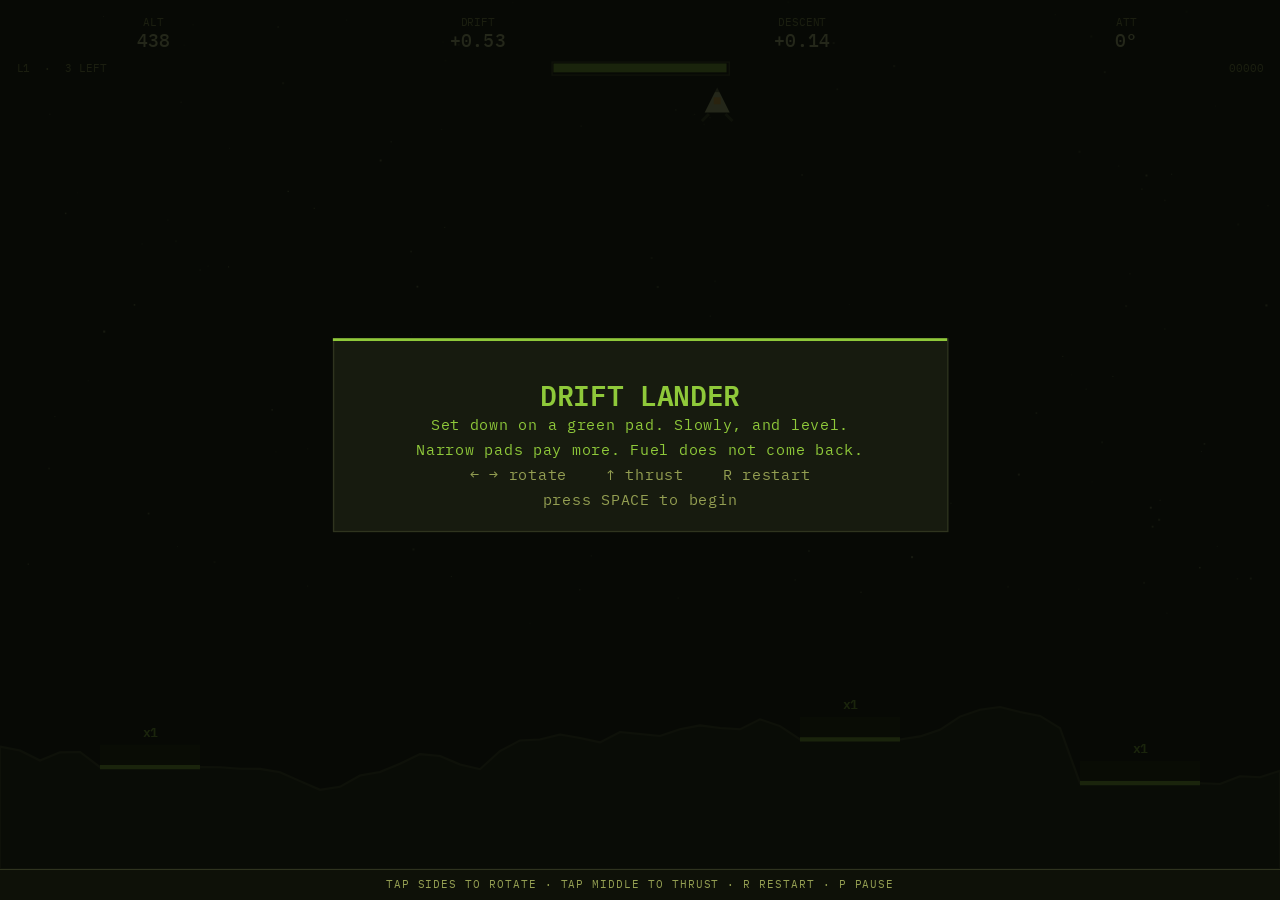
<file: play/drift-lander/index.html>
<!DOCTYPE html>
<html lang="en">
<head>
<meta charset="UTF-8">
<meta name="viewport" content="width=device-width, initial-scale=1.0">
<title>Drift Lander</title>
<meta name="description" content="A physics lander. Procedural terrain, narrow pads that pay more, and a fuel gauge that never quite covers the descent.">
<link rel="preconnect" href="https://fonts.googleapis.com">
<link rel="preconnect" href="https://fonts.gstatic.com" crossorigin>
<link href="https://fonts.googleapis.com/css2?family=IBM+Plex+Mono:wght@400;500;600&display=swap" rel="stylesheet">
<style>
:root{
  --ink:#0E1108; --panel:#171B0F; --sunken:#080A05;
  --rule:#2F341F; --dim:#949F52; --mid:#B3BE79;
  --f:'IBM Plex Mono', ui-monospace, Consolas, monospace;
}
*,*::before,*::after{box-sizing:border-box}
html,body{height:100%; overscroll-behavior:none}
body{
  margin:0; background:var(--sunken); color:var(--mid);
  font-family:var(--f); font-size:14px;
  display:flex; flex-direction:column; overflow:hidden;
  -webkit-font-smoothing:antialiased; -webkit-tap-highlight-color:transparent;
}
.stage{position:relative; flex:1 1 auto; min-height:0}
canvas{
  position:absolute; inset:0; width:100%; height:100%; display:block;
  touch-action:none; user-select:none;
}
.hint{
  flex:0 0 auto; margin:0; padding:7px 10px 9px; text-align:center;
  font-size:10.5px; letter-spacing:.09em; color:var(--dim);
  text-transform:uppercase; border-top:1px solid var(--rule); background:var(--ink);
}
@media (max-height:420px){ .hint{display:none} }
</style>
</head>
<body>
<div class="stage" id="stage">
  <canvas id="c" aria-label="Drift Lander, a physics landing game"></canvas>
</div>
<p class="hint">tap sides to rotate &middot; tap middle to thrust &middot; R restart &middot; P pause</p>

<script>
(function () {
'use strict';

var stage = document.getElementById('stage');
var cv = document.getElementById('c'), ctx = cv.getContext('2d');
var FONT = "'IBM Plex Mono', ui-monospace, Consolas, monospace";
var COL = { amber:'#FFC24B', live:'#8FC93A', bad:'#E0503A', bone:'#D2DB99', dim:'#949F52' };

/* ── Viewport ──────────────────────────────────────────────────────
   The logical world holds a constant area and takes the aspect of the
   frame, so a phone held upright becomes a narrow shaft with a long
   descent rather than a letterboxed strip. One logical pixel is worth
   about the same in either shape, which is what lets gravity, thrust
   and the landing tolerances keep their tuning across the reshape.
   UI counter-scales the HUD so text stays the same physical size. */
var AREA = 960 * 600;
var W = 960, H = 600, dpr = 1, pxScale = 1, UI = 1;
var CELLS = 64, CW = W / CELLS;

function fit() {
  var r = stage.getBoundingClientRect();
  var cw = Math.max(240, Math.round(r.width)), ch = Math.max(240, Math.round(r.height));
  dpr = Math.min(window.devicePixelRatio || 1, 2);
  cv.width = cw * dpr; cv.height = ch * dpr;

  var oldW = W, oldH = H;
  var k = Math.sqrt(AREA / (cw * ch));
  W = cw * k; H = ch * k;
  pxScale = 1 / k;
  UI = Math.max(0.85, Math.min(1.75, k));

  /* The cell count stays put and only the cell width changes, so a
     reshape rescales the ground instead of regenerating it — the pads
     stay flat and stay where they were, which matters when the reshape
     lands mid-descent. */
  CW = W / CELLS;

  if (oldW !== W || oldH !== H) reflow(W / oldW, H / oldH);
}

function reflow(sx, sy) {
  if (!terrain) return;   /* first call, before the world exists */
  var i;
  for (i = 0; i < stars.length; i++) { stars[i].x *= sx; stars[i].y *= sy; }
  for (i = 0; i < parts.length; i++) { parts[i].x *= sx; parts[i].y *= sy; }
  for (i = 0; i < pads.length; i++) pads[i].y *= sy;
  for (i = 0; i < terrain.length; i++) { terrain[i].x = i * CW; terrain[i].y *= sy; }
  if (ship) { ship.x *= sx; ship.y *= sy; }
}

fit();
addEventListener('resize', fit);
if (window.ResizeObserver) new ResizeObserver(fit).observe(stage);

function font(size, weight) { return (weight || 400) + ' ' + (size * UI).toFixed(1) + 'px ' + FONT; }

/* ── Input ─────────────────────────────────────────────────────── */
var keys = Object.create(null);
var BLOCK = { ArrowLeft:1, ArrowRight:1, ArrowUp:1, ArrowDown:1, Space:1 };

addEventListener('keydown', function (e) {
  if (BLOCK[e.code]) e.preventDefault();
  if (!keys[e.code]) onPress(e.code);
  keys[e.code] = true;
});
addEventListener('keyup', function (e) { keys[e.code] = false; });
addEventListener('blur', function () {
  keys = Object.create(null);
  if (state === 'play') state = 'pause';
});

function held() {
  for (var i = 0; i < arguments.length; i++) if (keys[arguments[i]]) return true;
  return false;
}

function onPress(code) {
  if (code === 'KeyR') { newGame(); return; }
  if (code === 'KeyP' && (state === 'play' || state === 'pause')) {
    state = state === 'play' ? 'pause' : 'play';
    return;
  }
  var go = code === 'Space' || code === 'Enter' || code === 'ArrowUp' || code === 'KeyW';
  if (!go) return;
  if (state === 'title')  { newGame(); }
  else if (state === 'landed') { level++; buildLevel(); }
  else if (state === 'dead')   { lives--; if (lives <= 0) state = 'over'; else buildLevel(); }
  else if (state === 'over')   { newGame(); }
  else if (state === 'pause')  { state = 'play'; }
}

/* Touch controls. The left third yaws left, the right third yaws right,
   the middle thrusts — and each finger is tracked by pointer id, because
   landing this thing means rotating and burning at the same time and a
   single-touch scheme would make that impossible rather than hard. */
var touches = Object.create(null);

function zoneFor(e) {
  var r = cv.getBoundingClientRect(), x = (e.clientX - r.left) / r.width * W;
  return x < W * 0.33 ? 'ArrowLeft' : x > W * 0.67 ? 'ArrowRight' : 'ArrowUp';
}

cv.addEventListener('pointerdown', function (e) {
  e.preventDefault();
  if (state !== 'play') { onPress('Space'); return; }
  var zone = zoneFor(e);
  touches[e.pointerId] = zone;
  keys[zone] = true;
  try { cv.setPointerCapture(e.pointerId); } catch (err) {}
});

/* Sliding a finger across a zone boundary should hand over cleanly, not
   leave the old zone stuck on. */
cv.addEventListener('pointermove', function (e) {
  var held = touches[e.pointerId];
  if (!held) return;
  var zone = zoneFor(e);
  if (zone === held) return;
  release(e.pointerId);
  touches[e.pointerId] = zone;
  keys[zone] = true;
});

function release(id) {
  var zone = touches[id];
  if (!zone) return;
  delete touches[id];
  for (var other in touches) if (touches[other] === zone) return;
  keys[zone] = false;
}

function lift(e) { release(e.pointerId); }
cv.addEventListener('pointerup', lift);
cv.addEventListener('pointercancel', lift);
addEventListener('blur', function () {
  for (var id in touches) delete touches[id];
});

/* ── World ─────────────────────────────────────────────────────── */
var terrain = [], pads = [], stars = [], parts = [];
var ship = null, level = 1, lives = 3, score = 0;
var state = 'title', shake = 0, banner = '', bannerSub = '';

function rnd(a, b) { return a + Math.random() * (b - a); }

/* Midpoint displacement, with the pads stamped flat afterwards. Doing
   it in that order matters: flatten first and the later passes tilt the
   pad back by a pixel or two, which is enough to fail a clean landing. */
function makeTerrain() {
  var h = new Array(CELLS + 1);
  h[0] = rnd(H - 170, H - 70);
  h[CELLS] = rnd(H - 170, H - 70);

  var relief = (78 + level * 7) * (H / 600);
  for (var step = CELLS, amp = relief; step > 1; step >>= 1, amp *= 0.56) {
    var half = step >> 1;
    for (var i = half; i < CELLS; i += step) {
      h[i] = (h[i - half] + h[i + half]) / 2 + rnd(-amp, amp);
    }
  }
  for (var k = 0; k <= CELLS; k++) h[k] = Math.max(H * 0.36, Math.min(H - 26, h[k]));

  pads = [];
  var count = Math.max(1, 3 - (((level - 1) / 3) | 0));
  var wide  = Math.max(2, 5 - (((level - 1) / 2) | 0));

  for (var tries = 0; pads.length < count && tries < 250; tries++) {
    var w  = wide + (Math.random() < 0.35 ? 1 : 0);
    var i0 = rnd(2, CELLS - w - 2) | 0, i1 = i0 + w;
    var clash = false;
    for (var p = 0; p < pads.length; p++) {
      if (i0 <= pads[p].i1 + 2 && i1 >= pads[p].i0 - 2) { clash = true; break; }
    }
    if (clash) continue;

    var y = 0;
    for (var j = i0; j <= i1; j++) y = Math.max(y, h[j]);
    for (var m = i0; m <= i1; m++) h[m] = y;
    pads.push({ i0:i0, i1:i1, y:y, mult: w <= 2 ? 5 : w <= 3 ? 3 : w <= 4 ? 2 : 1 });
  }

  terrain = [];
  for (var t = 0; t <= CELLS; t++) terrain.push({ x: t * CW, y: h[t] });
}

function groundAt(x) {
  var i = Math.max(0, Math.min(CELLS - 1, (x / CW) | 0));
  return terrain[i].y + (terrain[i + 1].y - terrain[i].y) * ((x - i * CW) / CW);
}

function padAt(x) {
  var i = (x / CW) | 0;
  for (var p = 0; p < pads.length; p++) {
    if (i >= pads[p].i0 && i < pads[p].i1) return pads[p];
  }
  return null;
}

function makeStars() {
  stars = [];
  for (var i = 0; i < 130; i++) {
    stars.push({ x: rnd(0, W), y: rnd(0, H * 0.72), r: rnd(0.5, 1.5), a: rnd(0.1, 0.6) });
  }
}

function buildLevel() {
  makeTerrain();
  ship = {
    x: rnd(W * 0.2, W * 0.8), y: H * 0.12,
    vx: rnd(-0.9, 0.9) * (1 + level * 0.08), vy: rnd(0.1, 0.5),
    /* A taller world means a longer fall and a bigger burn to arrest it,
       which goes as the square root of the drop — so the tank does too. */
    ang: 0, fuel: Math.max(430, 1000 - (level - 1) * 55) * Math.sqrt(H / 600), alive: true
  };
  parts = [];
  state = 'play';
}

function newGame() {
  level = 1; lives = 3; score = 0;
  makeStars(); buildLevel();
}

/* ── Simulation ────────────────────────────────────────────────── */
var GRAV = 0.038, TURN = 0.052, THRUST = 0.105, BURN = 1.5;
var SAFE_V = 1.7, SAFE_VX = 0.95, SAFE_ANG = 0.17;

function burst(x, y, n, spread, col, life, speed) {
  for (var i = 0; i < n; i++) {
    var a = rnd(0, Math.PI * 2), s = rnd(0.3, 1) * speed;
    parts.push({
      x:x, y:y, vx: Math.cos(a) * s * spread, vy: Math.sin(a) * s,
      life: life * rnd(0.6, 1.2), max: life, col: col
    });
  }
}

function step() {
  if (state !== 'play') return;
  var s = ship;

  if (held('ArrowLeft', 'KeyA'))  s.ang -= TURN;
  if (held('ArrowRight', 'KeyD')) s.ang += TURN;
  s.ang = Math.max(-Math.PI / 2, Math.min(Math.PI / 2, s.ang));

  if (held('ArrowUp', 'KeyW', 'Space') && s.fuel > 0) {
    s.vx += Math.sin(s.ang) * THRUST;
    s.vy -= Math.cos(s.ang) * THRUST;
    s.fuel = Math.max(0, s.fuel - BURN);

    var bx = s.x - Math.sin(s.ang) * 13, by = s.y + Math.cos(s.ang) * 13;
    for (var i = 0; i < 2; i++) {
      parts.push({
        x:bx, y:by,
        vx: -Math.sin(s.ang) * rnd(1, 2.6) + rnd(-0.5, 0.5),
        vy:  Math.cos(s.ang) * rnd(1, 2.6) + rnd(-0.5, 0.5),
        life: rnd(10, 22), max: 22, col: 'amber'
      });
    }
  }

  s.vy += GRAV + level * 0.0045;
  s.x += s.vx; s.y += s.vy;

  if (s.x < 12)     { s.x = 12;     s.vx =  Math.abs(s.vx) * 0.4; }
  if (s.x > W - 12) { s.x = W - 12; s.vx = -Math.abs(s.vx) * 0.4; }
  if (s.y < 14)     { s.y = 14;     s.vy = Math.max(0, s.vy); }

  for (var q = parts.length - 1; q >= 0; q--) {
    var pt = parts[q];
    pt.x += pt.vx; pt.y += pt.vy; pt.vy += 0.035; pt.vx *= 0.985;
    if (--pt.life <= 0) parts.splice(q, 1);
  }
  if (shake > 0) shake *= 0.88;

  /* Contact is measured at the feet rather than the hull centre, so a
     near-vertical touchdown reads the same way it looks. */
  if (s.y + 11 >= groundAt(s.x)) resolveContact();
}

function resolveContact() {
  var s = ship, pad = padAt(s.x), speed = Math.sqrt(s.vx * s.vx + s.vy * s.vy);
  var ok = pad && speed < SAFE_V && Math.abs(s.vx) < SAFE_VX && Math.abs(s.ang) < SAFE_ANG;

  if (ok) {
    var gained = Math.round((120 * pad.mult + s.fuel * 0.35) * (1 + (level - 1) * 0.2));
    score += gained;
    state = 'landed';
    banner = 'TOUCHDOWN';
    bannerSub = 'pad x' + pad.mult + '   fuel ' + Math.round(s.fuel) + '   +' + gained + ' pts';
    s.y = pad.y - 11; s.vx = 0; s.vy = 0;
    burst(s.x, s.y + 11, 18, 2.4, 'live', 26, 1.6);
  } else {
    state = 'dead';
    s.alive = false;
    shake = 16;
    burst(s.x, s.y, 46, 1.8, 'bad', 40, 3.4);
    burst(s.x, s.y, 22, 1.4, 'amber', 30, 2.2);
    banner = 'WRECKED';
    bannerSub = !pad ? 'not on a landing pad'
      : speed >= SAFE_V ? 'came in at ' + speed.toFixed(1) + ' — limit ' + SAFE_V.toFixed(1)
      : Math.abs(s.vx) >= SAFE_VX ? 'too much lateral drift'
      : 'set down at an angle';
  }
}

/* ── Render ────────────────────────────────────────────────────── */
function draw() {
  ctx.setTransform(dpr * pxScale, 0, 0, dpr * pxScale, 0, 0);
  if (shake > 0.4) ctx.translate(rnd(-shake, shake), rnd(-shake, shake));

  ctx.fillStyle = '#080A05';
  ctx.fillRect(-30, -30, W + 60, H + 60);

  ctx.fillStyle = '#D2DB99';
  for (var i = 0; i < stars.length; i++) {
    ctx.globalAlpha = stars[i].a;
    ctx.fillRect(stars[i].x, stars[i].y, stars[i].r, stars[i].r);
  }
  ctx.globalAlpha = 1;

  drawTerrain();
  drawParts();
  if (ship && ship.alive) drawShip();
  drawHud();
  if (state !== 'play') drawOverlay();
}

function drawTerrain() {
  ctx.beginPath();
  ctx.moveTo(0, H);
  for (var i = 0; i <= CELLS; i++) ctx.lineTo(terrain[i].x, terrain[i].y);
  ctx.lineTo(W, H);
  ctx.closePath();
  ctx.fillStyle = '#171B0F';
  ctx.fill();
  ctx.strokeStyle = '#3A3F26';
  ctx.lineWidth = 1.5;
  ctx.stroke();

  ctx.textAlign = 'center';
  for (var p = 0; p < pads.length; p++) {
    var pad = pads[p], x0 = pad.i0 * CW, x1 = pad.i1 * CW;
    ctx.strokeStyle = COL.live;
    ctx.lineWidth = 3;
    ctx.beginPath();
    ctx.moveTo(x0, pad.y); ctx.lineTo(x1, pad.y);
    ctx.stroke();

    ctx.globalAlpha = 0.1;
    ctx.fillStyle = COL.live;
    ctx.fillRect(x0, pad.y - 16, x1 - x0, 16);
    ctx.globalAlpha = 1;

    ctx.font = font(11, 600);
    ctx.fillText('x' + pad.mult, (x0 + x1) / 2, pad.y - 22);
  }
  ctx.textAlign = 'left';
}

function drawParts() {
  for (var i = 0; i < parts.length; i++) {
    var q = parts[i];
    ctx.globalAlpha = Math.max(0, q.life / q.max) * 0.9;
    ctx.fillStyle = COL[q.col];
    ctx.fillRect(q.x - 1.5, q.y - 1.5, 3, 3);
  }
  ctx.globalAlpha = 1;
}

function drawShip() {
  var s = ship;
  ctx.save();
  ctx.translate(s.x, s.y);
  ctx.rotate(s.ang);

  ctx.strokeStyle = '#3A3F26';
  ctx.lineWidth = 2;
  ctx.beginPath();
  ctx.moveTo(-6, 7); ctx.lineTo(-11, 12);
  ctx.moveTo(6, 7);  ctx.lineTo(11, 12);
  ctx.stroke();

  ctx.beginPath();
  ctx.moveTo(0, -12); ctx.lineTo(9, 6); ctx.lineTo(-9, 6);
  ctx.closePath();
  ctx.fillStyle = COL.bone;
  ctx.fill();

  ctx.fillStyle = state === 'play' ? COL.live : COL.amber;
  ctx.fillRect(-2.5, -5, 5, 5);
  ctx.restore();

  /* The drift vector is the number that actually kills you, so draw it
     where the eye already is instead of only in the HUD. */
  if (state === 'play') {
    ctx.strokeStyle = Math.sqrt(s.vx * s.vx + s.vy * s.vy) < SAFE_V ? COL.live : COL.amber;
    ctx.globalAlpha = 0.55;
    ctx.lineWidth = 1.5;
    ctx.beginPath();
    ctx.moveTo(s.x, s.y);
    ctx.lineTo(s.x + s.vx * 16, s.y + s.vy * 16);
    ctx.stroke();
    ctx.globalAlpha = 1;
  }
}

function pad3(n) { n = String(n); while (n.length < 3) n = '0' + n; return n; }
function pad5(n) { n = String(n); while (n.length < 5) n = '0' + n; return n; }

/* Four readouts spread across whatever width there is, plus a fuel bar
   on its own line. The old version laid them out from five fixed offsets
   and ran off the side of anything narrower than a laptop. */
function meter(label, value, cx, warn) {
  ctx.textAlign = 'center';
  ctx.font = font(9.5);
  ctx.fillStyle = COL.dim;
  ctx.fillText(label, cx, 22 * UI);
  ctx.font = font(15, 500);
  ctx.fillStyle = warn ? COL.amber : COL.bone;
  ctx.fillText(value, cx, 40 * UI);
}

function drawHud() {
  var s = ship;
  if (!s) return;
  var alt = Math.max(0, groundAt(s.x) - (s.y + 11));
  var spd = Math.sqrt(s.vx * s.vx + s.vy * s.vy);
  var e = 14 * UI, span = W - e * 2;

  ctx.fillStyle = 'rgba(8,10,5,.5)';
  ctx.fillRect(0, 0, W, 78 * UI);

  meter('ALT', pad3(Math.round(alt)), e + span * 0.11, false);
  meter('DRIFT', (s.vx >= 0 ? '+' : '') + s.vx.toFixed(2), e + span * 0.37, Math.abs(s.vx) >= SAFE_VX);
  meter('DESCENT', (s.vy >= 0 ? '+' : '') + s.vy.toFixed(2), e + span * 0.63, spd >= SAFE_V);
  meter('ATT', (s.ang * 57.3).toFixed(0) + '°', e + span * 0.89, Math.abs(s.ang) >= SAFE_ANG);

  /* The fuel bar gets the centre and the two text runs get the edges,
     so nothing has to guess how much room the others left it. */
  var full = Math.max(430, 1000 - (level - 1) * 55) * Math.sqrt(H / 600);
  var pct = Math.max(0, Math.min(1, s.fuel / full));
  var bw = Math.min(150 * UI, span * 0.4), bx = (W - bw) / 2, by = 52 * UI;

  ctx.strokeStyle = '#3A3F26';
  ctx.lineWidth = 1;
  ctx.strokeRect(bx + 0.5, by + 0.5, bw, 11 * UI);
  ctx.fillStyle = pct < 0.2 ? COL.amber : COL.live;
  ctx.fillRect(bx + 1.5, by + 1.5, Math.max(0, (bw - 3) * pct), 11 * UI - 3);

  ctx.font = font(9.5);
  ctx.fillStyle = COL.dim;
  ctx.textAlign = 'left';
  ctx.fillText('L' + level + '  ·  ' + Math.max(0, lives) + ' LEFT', e, by + 9 * UI);
  ctx.textAlign = 'right';
  ctx.fillText(pad5(score), W - e, by + 9 * UI);
  ctx.textAlign = 'left';
}

/* Overlay copy wraps to the real width instead of assuming a desktop
   line length, because on a phone there is not one. */
function wrap(text, max) {
  var words = text.split(' '), lines = [], line = '';
  for (var i = 0; i < words.length; i++) {
    var test = line ? line + ' ' + words[i] : words[i];
    if (ctx.measureText(test).width > max && line) { lines.push(line); line = words[i]; }
    else line = test;
  }
  if (line) lines.push(line);
  return lines;
}

function panel(items, accent) {
  ctx.fillStyle = 'rgba(8,10,5,.86)';
  ctx.fillRect(0, 0, W, H);

  var bw = Math.min(W - 28 * UI, 520 * UI), inner = bw - 44 * UI;
  var rows = [], i;
  for (i = 0; i < items.length; i++) {
    if (items[i].big) { rows.push(items[i]); continue; }
    ctx.font = font(13);
    var parts = wrap(items[i].t, inner);
    for (var q = 0; q < parts.length; q++) rows.push({ t: parts[q], mute: items[i].mute });
  }

  var lh = 21 * UI, th = 35 * UI, bh = 44 * UI;
  for (i = 0; i < rows.length; i++) bh += rows[i].big ? th : lh;
  var bx = (W - bw) / 2, by = Math.max(8, (H - bh) / 2);

  ctx.fillStyle = '#171B0F';
  ctx.fillRect(bx, by, bw, bh);
  ctx.strokeStyle = '#2F341F';
  ctx.lineWidth = 1;
  ctx.strokeRect(bx + 0.5, by + 0.5, bw, bh);
  ctx.fillStyle = accent;
  ctx.fillRect(bx, by, bw, 2);

  ctx.textAlign = 'center';
  var y = by + 22 * UI;
  for (i = 0; i < rows.length; i++) {
    var l = rows[i];
    y += l.big ? th : lh;
    ctx.font = l.big ? font(24, 600) : font(13);
    ctx.fillStyle = l.big ? accent : (l.mute ? COL.dim : COL.mid);
    ctx.fillText(l.t, W / 2, y);
  }
  ctx.textAlign = 'left';
}

function drawOverlay() {
  if (state === 'title') {
    panel([
      { t:'DRIFT LANDER', big:true },
      { t:'Set down on a green pad. Slowly, and level.' },
      { t:'Narrow pads pay more. Fuel does not come back.' },
      { t:'← → rotate    ↑ thrust    R restart', mute:true },
      { t:'press SPACE to begin', mute:true }
    ], COL.live);
  } else if (state === 'landed') {
    panel([
      { t:banner, big:true }, { t:bannerSub },
      { t:'press SPACE for level ' + (level + 1), mute:true }
    ], COL.live);
  } else if (state === 'dead') {
    panel([
      { t:banner, big:true }, { t:bannerSub },
      { t:(lives - 1) + ' lander' + (lives - 1 === 1 ? '' : 's') + ' left · press SPACE', mute:true }
    ], COL.bad);
  } else if (state === 'over') {
    panel([
      { t:'ALL LANDERS LOST', big:true },
      { t:'final score ' + score + '   reached level ' + level },
      { t:'press SPACE to fly again', mute:true }
    ], COL.amber);
  } else if (state === 'pause') {
    panel([{ t:'PAUSED', big:true }, { t:'press P to resume', mute:true }], COL.amber);
  }
}

/* ── Loop ──────────────────────────────────────────────────────────
   Fixed 60 Hz steps, so the physics behaves the same on a 144 Hz panel
   as it does on a laptop. */
var acc = 0, last = 0, STEP = 1000 / 60;

function frame(now) {
  if (!last) last = now;
  acc += Math.min(now - last, 100);
  last = now;
  while (acc >= STEP) { step(); acc -= STEP; }
  draw();
  requestAnimationFrame(frame);
}

makeStars();
buildLevel();
state = 'title';
requestAnimationFrame(frame);
try { window.focus(); } catch (e) {}
})();
</script>
</body>
</html>
</file>
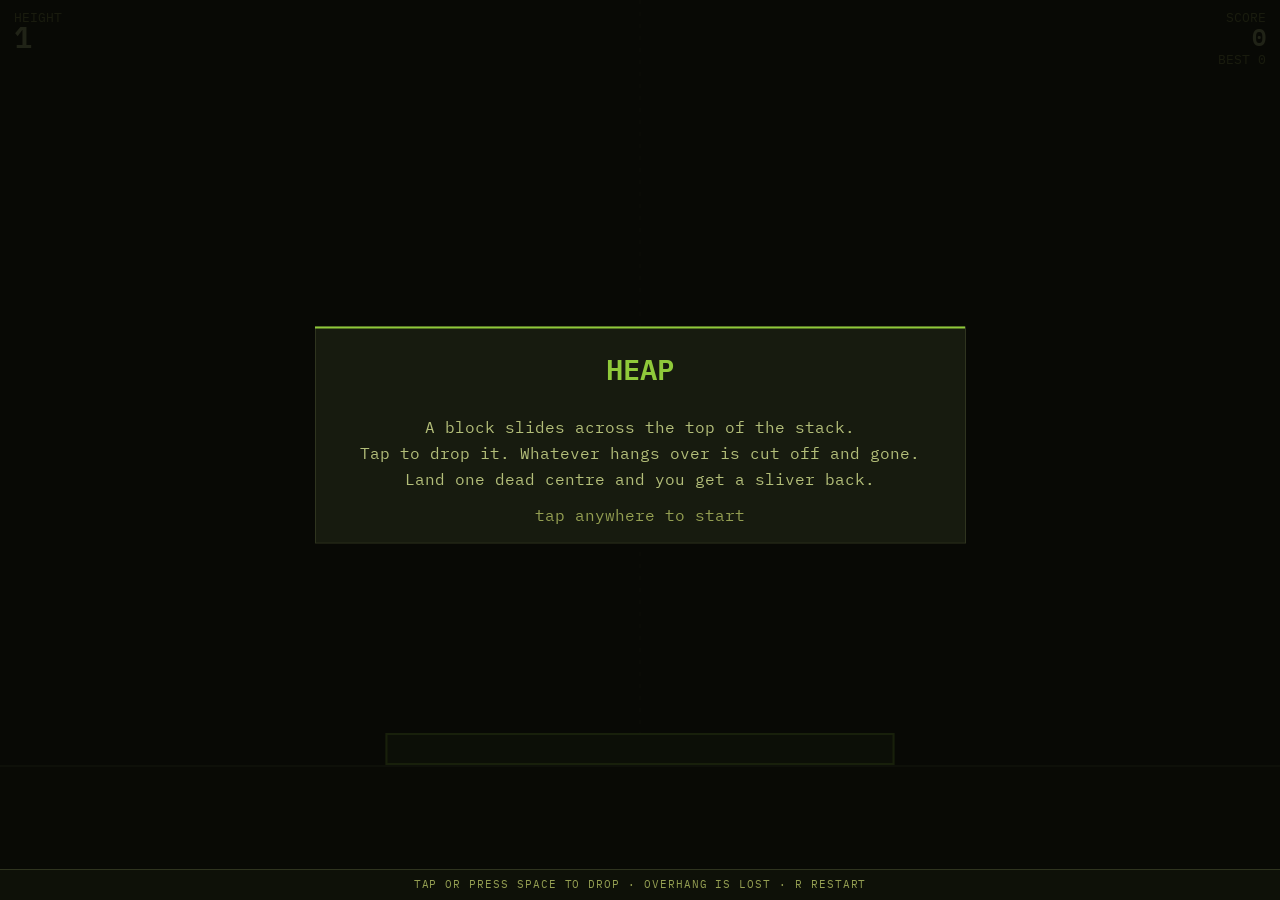
<file: play/heap/index.html>
<!DOCTYPE html>
<html lang="en">
<head>
<meta charset="UTF-8">
<meta name="viewport" content="width=device-width, initial-scale=1.0, viewport-fit=cover, user-scalable=no">
<title>Heap</title>
<meta name="description" content="Stack the tower. One tap per block, and every millimetre of overhang is gone for good.">
<meta name="theme-color" content="#0E1108">
<link rel="preconnect" href="https://fonts.googleapis.com">
<link rel="preconnect" href="https://fonts.gstatic.com" crossorigin>
<link href="https://fonts.googleapis.com/css2?family=IBM+Plex+Mono:wght@400;500;600&display=swap" rel="stylesheet">
<style>
:root{
  --ink:#0E1108; --sunken:#080A05; --rule:#2F341F; --dim:#949F52; --mid:#B3BE79;
  --f:'IBM Plex Mono', ui-monospace, Consolas, monospace;
}
*,*::before,*::after{box-sizing:border-box}
html,body{height:100%; overscroll-behavior:none}
body{
  margin:0; background:var(--sunken); color:var(--mid);
  font-family:var(--f); font-size:14px;
  display:flex; flex-direction:column; overflow:hidden;
  -webkit-font-smoothing:antialiased; -webkit-tap-highlight-color:transparent;
}
.stage{position:relative; flex:1 1 auto; min-height:0}
canvas{
  position:absolute; inset:0; width:100%; height:100%; display:block;
  touch-action:none; user-select:none;
}
.hint{
  flex:0 0 auto; margin:0; padding:7px 10px 9px; text-align:center;
  font-size:10.5px; letter-spacing:.09em; color:var(--dim);
  text-transform:uppercase; border-top:1px solid var(--rule); background:var(--ink);
}
@media (max-height:420px){ .hint{display:none} }
</style>
</head>
<body>
<div class="stage" id="stage">
  <canvas id="c" aria-label="Heap, a precision block stacking game"></canvas>
</div>
<p class="hint">tap or press space to drop &middot; overhang is lost &middot; R restart</p>

<script>
(function () {
'use strict';

var stage = document.getElementById('stage');
var cv = document.getElementById('c'), ctx = cv.getContext('2d');
var FONT = "'IBM Plex Mono', ui-monospace, Consolas, monospace";
var COL = { amber:'#FFC24B', live:'#8FC93A', bad:'#E0503A', bone:'#D2DB99', mid:'#B3BE79', dim:'#949F52' };
/* A ramp rather than one colour: the tower reads its own height back to
   you without a number, and a run you are proud of looks like one. */
var RAMP = ['#8FC93A', '#A8CB3B', '#C3CC3C', '#DBC53D', '#EFBC3D', '#FFC24B'];

var W = 320, H = 520, dpr = 1, S = 1;
var BH = 26, GROUND = 70, MARGIN = 0;

function fit() {
  var r = stage.getBoundingClientRect();
  W = Math.max(240, Math.round(r.width));
  H = Math.max(240, Math.round(r.height));
  dpr = Math.min(window.devicePixelRatio || 1, 2);
  cv.width = W * dpr; cv.height = H * dpr;

  S = Math.max(0.68, Math.min(1.25, Math.min(W, H) / 560));
  BH = Math.max(15, Math.min(32, Math.round(H / 17)));
  GROUND = Math.round(H * 0.12);
  MARGIN = Math.round(Math.min(W * 0.06, 34));
}
fit();
addEventListener('resize', fit);
if (window.ResizeObserver) new ResizeObserver(fit).observe(stage);

function rnd(a, b) { return a + Math.random() * (b - a); }
function font(size, weight) { return (weight || 400) + ' ' + Math.round(size * S) + 'px ' + FONT; }

/* ── State ─────────────────────────────────────────────────────────
   Blocks are stored in fractions of the canvas width, so a resize
   mid-run rescales the tower instead of invalidating it. */
var blocks, live, debris, camY, camTarget;
var height, score, combo, best = 0, state = 'title', shake = 0, tick = 0, ended = '';
try { best = parseInt(localStorage.getItem('heap.best'), 10) || 0; } catch (e) {}

function reset() {
  var w = 0.42;
  blocks = [{ x: 0.5 - w / 2, w: w }];
  debris = [];
  height = 1; score = 0; combo = 0; camY = 0; camTarget = 0;
  shake = 0; ended = '';
  spawn();
  state = 'play';
}

function spawn() {
  var top = blocks[blocks.length - 1];
  var fromLeft = height % 2 === 0;
  live = {
    x: fromLeft ? 0 : 1 - top.w,
    w: top.w,
    dir: fromLeft ? 1 : -1,
    /* Speed is in canvas-widths per step, so the block crosses the
       screen in the same time whatever the screen is. */
    spd: Math.min(0.016, 0.0042 + height * 0.00022)
  };
}

function blockY(i) { return H - GROUND - (i + 1) * BH + camY; }

function drop() {
  if (state === 'title') { reset(); return; }
  if (state === 'over')  { reset(); return; }

  var top = blocks[blocks.length - 1];
  var lo = Math.max(live.x, top.x), hi = Math.min(live.x + live.w, top.x + top.w);
  var overlap = hi - lo;

  if (overlap <= 0.004) {
    debris.push(slab(live.x, blockY(height), live.w, live.dir * 3.2));
    ended = 'missed the stack entirely';
    finish();
    return;
  }

  var off = Math.abs(live.x - top.x);
  var perfect = off < 0.008;

  if (perfect) {
    /* A clean landing hands back a sliver of what earlier sloppiness
       cost, which is the only way a long run stays possible. */
    combo++;
    var give = Math.min(0.012, (0.42 - overlap) * 0.25);
    lo = Math.max(0, Math.min(1 - (overlap + give), lo - give / 2));
    overlap = Math.min(0.42, overlap + give);
    score += 25 + combo * 15;
    burst(lo + overlap / 2, blockY(height), combo > 3 ? 'amber' : 'live');
  } else {
    combo = 0;
    score += 10;
    var lossX = live.x < top.x ? live.x : hi;
    debris.push(slab(lossX, blockY(height), live.w - overlap, live.x < top.x ? -2.6 : 2.6));
  }

  blocks.push({ x: lo, w: overlap, perfect: perfect });
  height++;
  shake = perfect ? 3 : 1.4;

  if (overlap < 0.022) {
    ended = 'the tower ran out of width';
    finish();
    return;
  }
  spawn();
}

function finish() {
  state = 'over';
  shake = 14;
  score = Math.round(score + height * 20);
  if (score > best) {
    best = score;
    try { localStorage.setItem('heap.best', String(best)); } catch (e) {}
  }
}

function slab(x, y, w, vx) {
  return { x: x, y: y, w: Math.max(0.004, w), vx: vx, vy: -1.6, rot: 0, spin: vx * 0.02, life: 150 };
}

function burst(x, y, col) {
  for (var i = 0; i < 16; i++) {
    var a = rnd(0, Math.PI * 2), s = rnd(0.4, 1) * 3.4;
    debris.push({
      part: true, x: x, y: y, vx: Math.cos(a) * s, vy: Math.sin(a) * s - 1,
      life: rnd(16, 34), max: 34, col: col
    });
  }
}

/* ── Input ─────────────────────────────────────────────────────── */
cv.addEventListener('pointerdown', function (e) { e.preventDefault(); drop(); });
addEventListener('keydown', function (e) {
  if (e.code === 'Space' || e.code === 'Enter') { e.preventDefault(); drop(); }
  if (e.code === 'KeyR') reset();
});

/* ── Simulation ────────────────────────────────────────────────── */
function step() {
  tick++;
  if (shake > 0) shake *= 0.85;

  for (var i = debris.length - 1; i >= 0; i--) {
    var d = debris[i];
    d.x += d.part ? d.vx / W : d.vx / W;
    d.y += d.vy;
    d.vy += d.part ? 0.16 : 0.42;
    if (d.rot !== undefined) d.rot += d.spin;
    if (--d.life <= 0 || d.y > H + 200) debris.splice(i, 1);
  }

  if (state !== 'play') return;

  live.x += live.spd * live.dir;
  if (live.x <= 0) { live.x = 0; live.dir = 1; }
  if (live.x + live.w >= 1) { live.x = 1 - live.w; live.dir = -1; }

  camTarget = Math.max(0, (height + 2) * BH - (H - GROUND - H * 0.42));
  camY += (camTarget - camY) * 0.12;
}

/* ── Render ────────────────────────────────────────────────────── */
function X(fx) { return MARGIN + fx * (W - MARGIN * 2); }
function WD(fw) { return fw * (W - MARGIN * 2); }

function draw() {
  ctx.setTransform(dpr, 0, 0, dpr, 0, 0);
  if (shake > 0.3) ctx.translate(rnd(-shake, shake), rnd(-shake, shake));

  ctx.fillStyle = '#080A05';
  ctx.fillRect(-30, -30, W + 60, H + 60);

  drawGuides();
  drawTower();
  drawDebris();
  if (state === 'play') drawLive();
  drawGround();
  drawHud();

  if (state === 'title') {
    panel('HEAP', [
      'A block slides across the top of the stack.',
      'Tap to drop it. Whatever hangs over is cut off and gone.',
      'Land one dead centre and you get a sliver back.'
    ], 'tap anywhere to start', COL.live);
  } else if (state === 'over') {
    panel('COLLAPSE', [
      ended,
      height + ' blocks   ·   ' + score + ' points   ·   best ' + best
    ], 'tap to build again', COL.bad);
  }
}

/* Two rails marking the centre line the perfect landing wants. */
function drawGuides() {
  var cx = X(0.5);
  ctx.strokeStyle = 'rgba(47,52,31,.75)';
  ctx.lineWidth = 1;
  ctx.setLineDash([4, 8]);
  ctx.beginPath();
  ctx.moveTo(cx, 0); ctx.lineTo(cx, H);
  ctx.stroke();
  ctx.setLineDash([]);
}

function blockFill(i) { return RAMP[i % RAMP.length]; }

function drawTower() {
  for (var i = 0; i < blocks.length; i++) {
    var y = blockY(i);
    if (y > H + BH || y < -BH * 2) continue;
    var b = blocks[i], col = blockFill(i);

    ctx.fillStyle = '#12160B';
    ctx.fillRect(X(b.x), y, WD(b.w), BH);
    ctx.fillStyle = col;
    ctx.globalAlpha = 0.22;
    ctx.fillRect(X(b.x), y, WD(b.w), BH);
    ctx.globalAlpha = 1;
    ctx.strokeStyle = col;
    ctx.lineWidth = 2;
    ctx.strokeRect(X(b.x) + 1, y + 1, Math.max(1, WD(b.w) - 2), BH - 2);

    if (b.perfect) {
      ctx.fillStyle = col;
      ctx.fillRect(X(b.x) + 1, y + 1, Math.max(1, WD(b.w) - 2), 3);
    }
  }
}

function drawLive() {
  var y = blockY(height), col = blockFill(height);
  ctx.fillStyle = '#171B0F';
  ctx.fillRect(X(live.x), y, WD(live.w), BH);
  ctx.strokeStyle = col;
  ctx.lineWidth = 2.5;
  ctx.strokeRect(X(live.x) + 1, y + 1, Math.max(1, WD(live.w) - 2), BH - 2);

  /* A dropline, because at speed the eye tracks the falling column and
     not the block itself. */
  ctx.strokeStyle = col;
  ctx.globalAlpha = 0.2;
  ctx.lineWidth = 1;
  ctx.beginPath();
  var cx = X(live.x + live.w / 2);
  ctx.moveTo(cx, y + BH); ctx.lineTo(cx, blockY(height - 1));
  ctx.stroke();
  ctx.globalAlpha = 1;
}

function drawDebris() {
  for (var i = 0; i < debris.length; i++) {
    var d = debris[i];
    if (d.part) {
      ctx.globalAlpha = Math.max(0, d.life / d.max) * 0.9;
      ctx.fillStyle = COL[d.col];
      ctx.fillRect(X(d.x) - 2, d.y - 2, 4, 4);
    } else {
      ctx.save();
      ctx.translate(X(d.x) + WD(d.w) / 2, d.y + BH / 2);
      ctx.rotate(d.rot);
      ctx.globalAlpha = Math.min(1, d.life / 40);
      ctx.strokeStyle = COL.bad;
      ctx.lineWidth = 2;
      ctx.strokeRect(-WD(d.w) / 2, -BH / 2, Math.max(1, WD(d.w)), BH);
      ctx.restore();
    }
  }
  ctx.globalAlpha = 1;
}

function drawGround() {
  var y = H - GROUND + camY;
  if (y > H + 4) return;
  ctx.fillStyle = '#0E1108';
  ctx.fillRect(0, y, W, H - y + 30);
  ctx.strokeStyle = '#3A3F26';
  ctx.lineWidth = 2;
  ctx.beginPath(); ctx.moveTo(0, y + 1); ctx.lineTo(W, y + 1); ctx.stroke();
}

function drawHud() {
  ctx.textAlign = 'left';
  ctx.font = font(10.5);
  ctx.fillStyle = COL.dim;
  ctx.fillText('HEIGHT', 14, 22);
  ctx.font = font(24, 600);
  ctx.fillStyle = COL.bone;
  ctx.fillText(String(height), 14, 48);

  if (combo > 1) {
    ctx.font = font(11, 500);
    ctx.fillStyle = COL.amber;
    ctx.fillText(combo + ' CLEAN', 14, 66);
  }

  ctx.textAlign = 'right';
  ctx.font = font(10.5);
  ctx.fillStyle = COL.dim;
  ctx.fillText('SCORE', W - 14, 22);
  ctx.font = font(19, 600);
  ctx.fillStyle = COL.bone;
  ctx.fillText(String(Math.round(score)), W - 14, 46);
  ctx.font = font(10.5);
  ctx.fillStyle = COL.dim;
  ctx.fillText('BEST ' + best, W - 14, 64);
  ctx.textAlign = 'left';
}

function wrap(text, max) {
  var words = text.split(' '), lines = [], line = '';
  for (var i = 0; i < words.length; i++) {
    var test = line ? line + ' ' + words[i] : words[i];
    if (ctx.measureText(test).width > max && line) { lines.push(line); line = words[i]; }
    else line = test;
  }
  if (line) lines.push(line);
  return lines;
}

function panel(title, body, foot, accent) {
  ctx.fillStyle = 'rgba(8,10,5,.88)';
  ctx.fillRect(0, 0, W, H);

  var bw = Math.min(W - 28, 520 * S), inner = bw - 44;
  ctx.font = font(13);
  var lines = [];
  for (var b = 0; b < body.length; b++) lines = lines.concat(wrap(body[b], inner));

  var lh = Math.round(21 * S), th = Math.round(30 * S);
  var bh = th + 26 + lines.length * lh + lh + 22 + 26;
  var bx = (W - bw) / 2, by = (H - bh) / 2;

  ctx.fillStyle = '#171B0F';
  ctx.fillRect(bx, by, bw, bh);
  ctx.strokeStyle = '#2F341F';
  ctx.lineWidth = 1;
  ctx.strokeRect(bx + 0.5, by + 0.5, bw, bh);
  ctx.fillStyle = accent;
  ctx.fillRect(bx, by, bw, 2);

  ctx.textAlign = 'center';
  var y = by + 26 + th * 0.72;
  ctx.font = font(23, 600);
  ctx.fillStyle = accent;
  ctx.fillText(title, W / 2, y);

  y += 22 * S;
  ctx.font = font(13);
  ctx.fillStyle = COL.mid;
  for (var i = 0; i < lines.length; i++) { y += lh; ctx.fillText(lines[i], W / 2, y); }

  y += lh + 10;
  ctx.fillStyle = COL.dim;
  ctx.fillText(foot, W / 2, y);
  ctx.textAlign = 'left';
}

/* ── Loop ──────────────────────────────────────────────────────── */
var acc = 0, last = 0, STEP = 1000 / 60;
addEventListener('blur', function () { last = 0; });
addEventListener('visibilitychange', function () { last = 0; });

function frame(now) {
  if (!last) last = now;
  acc += Math.min(now - last, 100);
  last = now;
  while (acc >= STEP) { step(); acc -= STEP; }
  draw();
  requestAnimationFrame(frame);
}

reset();
state = 'title';
requestAnimationFrame(frame);
try { window.focus(); } catch (e) {}
})();
</script>
</body>
</html>
</file>
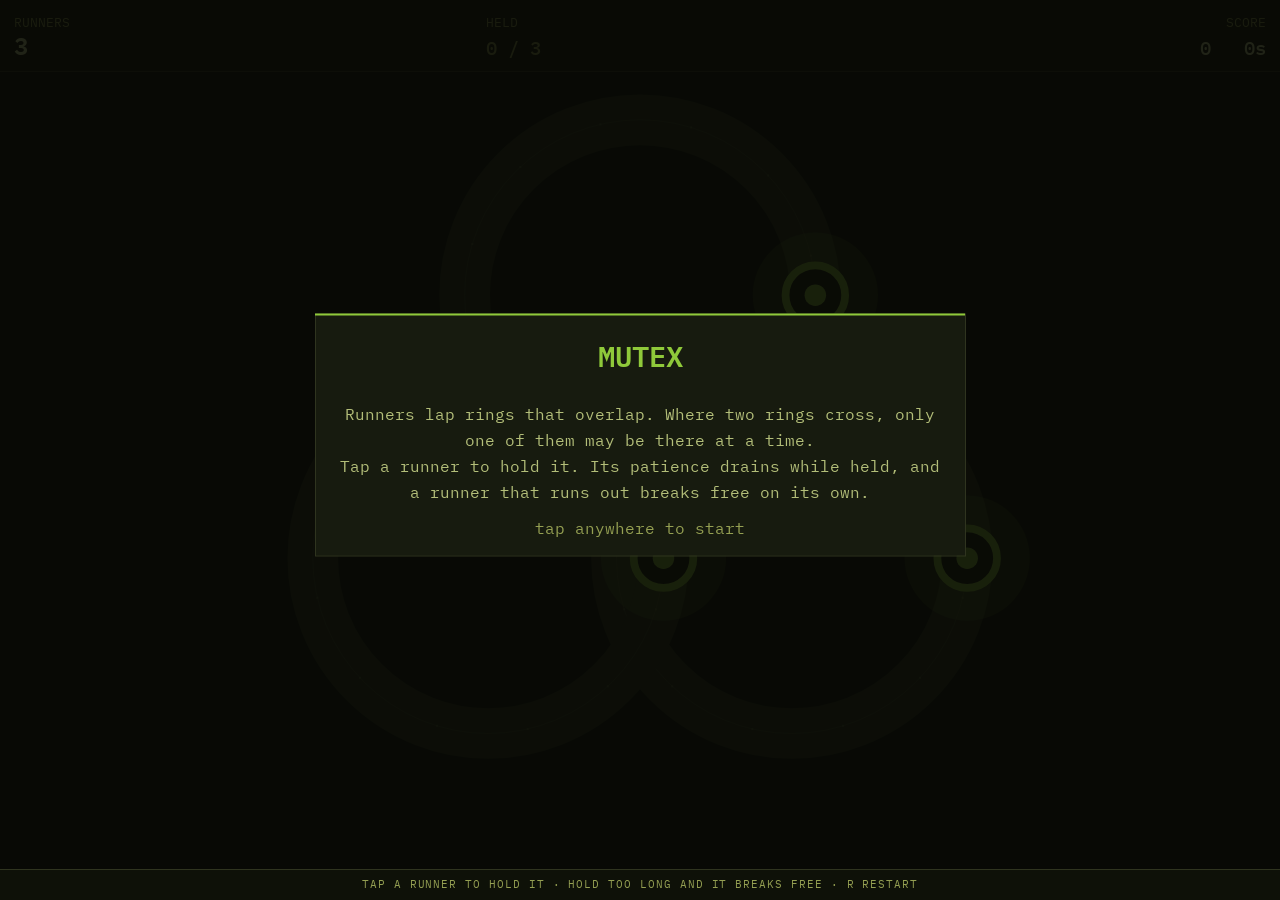
<file: play/mutex/index.html>
<!DOCTYPE html>
<html lang="en">
<head>
<meta charset="UTF-8">
<meta name="viewport" content="width=device-width, initial-scale=1.0, viewport-fit=cover, user-scalable=no">
<title>Mutex</title>
<meta name="description" content="Overlapping tracks, one shared critical section. Tap a runner to hold it — but a held runner is running out of patience.">
<meta name="theme-color" content="#0E1108">
<link rel="preconnect" href="https://fonts.googleapis.com">
<link rel="preconnect" href="https://fonts.gstatic.com" crossorigin>
<link href="https://fonts.googleapis.com/css2?family=IBM+Plex+Mono:wght@400;500;600&display=swap" rel="stylesheet">
<style>
:root{
  --ink:#0E1108; --sunken:#080A05; --rule:#2F341F; --dim:#949F52; --mid:#B3BE79;
  --f:'IBM Plex Mono', ui-monospace, Consolas, monospace;
}
*,*::before,*::after{box-sizing:border-box}
html,body{height:100%; overscroll-behavior:none}
body{
  margin:0; background:var(--sunken); color:var(--mid);
  font-family:var(--f); font-size:14px;
  display:flex; flex-direction:column; overflow:hidden;
  -webkit-font-smoothing:antialiased; -webkit-tap-highlight-color:transparent;
}
.stage{position:relative; flex:1 1 auto; min-height:0}
canvas{
  position:absolute; inset:0; width:100%; height:100%; display:block;
  touch-action:none; user-select:none;
}
.hint{
  flex:0 0 auto; margin:0; padding:7px 10px 9px; text-align:center;
  font-size:10.5px; letter-spacing:.09em; color:var(--dim);
  text-transform:uppercase; border-top:1px solid var(--rule); background:var(--ink);
}
@media (max-height:420px){ .hint{display:none} }
</style>
</head>
<body>
<div class="stage" id="stage">
  <canvas id="c" aria-label="Mutex, a timing game about keeping runners apart"></canvas>
</div>
<p class="hint">tap a runner to hold it &middot; hold too long and it breaks free &middot; R restart</p>

<script>
(function () {
'use strict';

var stage = document.getElementById('stage');
var cv = document.getElementById('c'), ctx = cv.getContext('2d');
var FONT = "'IBM Plex Mono', ui-monospace, Consolas, monospace";
var COL = { amber:'#FFC24B', live:'#8FC93A', bad:'#E0503A', vio:'#6FA82C', bone:'#D2DB99', mid:'#B3BE79', dim:'#949F52' };

var W = 320, H = 480, dpr = 1, S = 1;
var cx = 160, cy = 260, PR = 120, DOT = 11, hud = 56;

function fit() {
  var r = stage.getBoundingClientRect();
  W = Math.max(240, Math.round(r.width));
  H = Math.max(240, Math.round(r.height));
  dpr = Math.min(window.devicePixelRatio || 1, 2);
  cv.width = W * dpr; cv.height = H * dpr;

  S = Math.max(0.68, Math.min(1.25, Math.min(W, H) / 560));
  hud = Math.round(46 * S + 14);

  /* The whole board is one circle inscribed in whatever space is left
     under the HUD, so portrait and landscape both get the same game. */
  cx = W / 2;
  cy = hud + (H - hud) / 2;
  PR = Math.min(W, H - hud) * 0.44;
  DOT = Math.max(7, PR * 0.085);
  layoutTracks();
}

function rnd(a, b) { return a + Math.random() * (b - a); }
function font(size, weight) { return (weight || 400) + ' ' + Math.round(size * S) + 'px ' + FONT; }

/* ── Tracks ────────────────────────────────────────────────────────
   Rings on a ring. Neighbours are placed close enough that their arcs
   overlap, and the overlaps are the whole game — nowhere else on the
   board can two runners ever meet. */
var tracks = [], dots = [], parts = [];
var trackCount = 3, nextId = 0;
var elapsed = 0, score = 0, spawnAt = 0, addTrackAt = 0;
var state = 'title', shake = 0, tick = 0, cause = '';
var best = 0;
try { best = parseInt(localStorage.getItem('mutex.best'), 10) || 0; } catch (e) {}

function layoutTracks() {
  var d = PR * 0.50, rad = PR * 0.50;
  for (var i = 0; i < tracks.length; i++) {
    var a = i / tracks.length * Math.PI * 2 - Math.PI / 2;
    tracks[i].x = cx + Math.cos(a) * d;
    tracks[i].y = cy + Math.sin(a) * d;
    tracks[i].r = rad;
  }
}

function makeTracks(n) {
  tracks = [];
  for (var i = 0; i < n; i++) tracks.push({ dir: i % 2 ? -1 : 1, x: 0, y: 0, r: 1 });
  layoutTracks();
}

function dotXY(d) {
  var t = tracks[d.track];
  return { x: t.x + Math.cos(d.a) * t.r, y: t.y + Math.sin(d.a) * t.r };
}

/* Spawn as far around the ring as possible from whatever is already on
   it, so a new runner never appears on top of a slow one. */
function addDot(track) {
  var t = tracks[track], spot = 0, bestGap = -1;
  for (var k = 0; k < 24; k++) {
    var a = k / 24 * Math.PI * 2, gap = Infinity;
    for (var i = 0; i < dots.length; i++) {
      if (dots[i].track !== track) continue;
      var diff = Math.abs(((a - dots[i].a + Math.PI * 3) % (Math.PI * 2)) - Math.PI);
      gap = Math.min(gap, Math.PI - diff);
    }
    if (gap > bestGap) { bestGap = gap; spot = a; }
  }
  dots.push({
    id: nextId++, track: track, a: spot,
    spd: rnd(0.010, 0.019) * t.dir,
    hold: false, charge: 1, born: tick, flash: 0
  });
}

function reset() {
  trackCount = 3;
  makeTracks(trackCount);
  dots = []; parts = [];
  nextId = 0; elapsed = 0; score = 0; tick = 0; shake = 0; cause = '';
  spawnAt = 7; addTrackAt = 26;
  for (var i = 0; i < 3; i++) addDot(i % trackCount);
  state = 'play';
}

function burst(x, y, n, col, sp) {
  for (var i = 0; i < n; i++) {
    var a = rnd(0, Math.PI * 2), s = rnd(0.3, 1) * sp;
    parts.push({ x: x, y: y, vx: Math.cos(a) * s, vy: Math.sin(a) * s, life: rnd(18, 40), max: 40, col: col });
  }
}

/* ── Input ─────────────────────────────────────────────────────── */
cv.addEventListener('pointerdown', function (e) {
  e.preventDefault();
  if (state !== 'play') { reset(); return; }

  var r = cv.getBoundingClientRect();
  var mx = (e.clientX - r.left) / r.width * W, my = (e.clientY - r.top) / r.height * H;

  var hit = -1, bestD = Math.max(DOT * 3, 34);
  for (var i = 0; i < dots.length; i++) {
    var p = dotXY(dots[i]), d = Math.hypot(p.x - mx, p.y - my);
    if (d < bestD) { bestD = d; hit = i; }
  }
  if (hit < 0) return;

  /* Releasing is always allowed; grabbing needs charge left, or a dot
     that just broke free could be re-grabbed for a free extra second. */
  if (dots[hit].hold) dots[hit].hold = false;
  else if (dots[hit].charge > 0.12) dots[hit].hold = true;
});

addEventListener('keydown', function (e) {
  if (e.code === 'Space' || e.code === 'Enter') {
    e.preventDefault();
    if (state !== 'play') reset();
  }
  if (e.code === 'KeyR') reset();
});

/* ── Simulation ────────────────────────────────────────────────── */
function step() {
  tick++;

  for (var p = parts.length - 1; p >= 0; p--) {
    var q = parts[p];
    q.x += q.vx; q.y += q.vy; q.vx *= 0.95; q.vy *= 0.95;
    if (--q.life <= 0) parts.splice(p, 1);
  }
  if (shake > 0) shake *= 0.87;
  if (state !== 'play') return;

  elapsed += 1 / 60;
  score += dots.length * 0.05;

  if (elapsed > spawnAt) {
    spawnAt = elapsed + Math.max(4.5, 9 - elapsed / 22);
    addDot((Math.random() * tracks.length) | 0);
  }
  if (elapsed > addTrackAt && trackCount < 5) {
    trackCount++;
    addTrackAt = elapsed + 34;
    makeTracks(trackCount);
    addDot(trackCount - 1);
    burst(cx, cy, 26, 'vio', 4);
  }

  var i;
  for (i = 0; i < dots.length; i++) {
    var d = dots[i];
    if (d.flash > 0) d.flash--;

    if (d.hold) {
      /* Patience is the reason you cannot simply freeze the board: the
         lock you are holding is the resource, and it is running out. */
      d.charge -= 0.0072;
      if (d.charge <= 0) { d.charge = 0; d.hold = false; d.flash = 22; }
    } else {
      d.charge = Math.min(1, d.charge + 0.0034);
      d.a += d.spd;
    }
  }

  for (i = 0; i < dots.length; i++) {
    for (var j = i + 1; j < dots.length; j++) {
      var A = dots[i], B = dots[j];
      if (tick - A.born < 70 || tick - B.born < 70) continue;
      var pa = dotXY(A), pb = dotXY(B);
      if (Math.hypot(pa.x - pb.x, pa.y - pb.y) < DOT * 1.85) {
        cause = A.track === B.track ? 'two runners on the same ring' : 'a collision in the shared section';
        die((pa.x + pb.x) / 2, (pa.y + pb.y) / 2);
        return;
      }
    }
  }
}

function die(x, y) {
  state = 'over';
  shake = 18;
  burst(x, y, 54, 'bad', 5);
  burst(x, y, 22, 'amber', 3);
  score = Math.round(score);
  if (score > best) {
    best = score;
    try { localStorage.setItem('mutex.best', String(best)); } catch (e) {}
  }
}

/* ── Render ────────────────────────────────────────────────────── */
function draw() {
  ctx.setTransform(dpr, 0, 0, dpr, 0, 0);
  if (shake > 0.4) ctx.translate(rnd(-shake, shake), rnd(-shake, shake));

  ctx.fillStyle = '#080A05';
  ctx.fillRect(-30, -30, W + 60, H + 60);

  drawTracks();
  drawDots();
  drawParts();
  drawHud();

  if (state === 'title') {
    panel('MUTEX', [
      'Runners lap rings that overlap. Where two rings cross, only one of them may be there at a time.',
      'Tap a runner to hold it. Its patience drains while held, and a runner that runs out breaks free on its own.'
    ], 'tap anywhere to start', COL.live);
  } else if (state === 'over') {
    panel('DEADLOCK', [
      cause,
      Math.round(score) + ' points   ·   ' + elapsed.toFixed(1) + 's   ·   ' + dots.length + ' runners',
      'best ' + best
    ], 'tap to run again', COL.bad);
  }
}

function drawTracks() {
  for (var i = 0; i < tracks.length; i++) {
    var t = tracks[i];
    ctx.strokeStyle = '#262B1B';
    ctx.lineWidth = Math.max(6, DOT * 1.7);
    ctx.beginPath(); ctx.arc(t.x, t.y, t.r, 0, Math.PI * 2); ctx.stroke();

    ctx.strokeStyle = '#3A3F26';
    ctx.lineWidth = 1;
    ctx.beginPath(); ctx.arc(t.x, t.y, t.r, 0, Math.PI * 2); ctx.stroke();

    /* Direction ticks. Which way a ring turns decides whether a hold
       buys you room or spends it, so it has to be visible at a glance. */
    for (var k = 0; k < 12; k++) {
      var a = k / 12 * Math.PI * 2 + tick * 0.004 * t.dir;
      var x = t.x + Math.cos(a) * t.r, y = t.y + Math.sin(a) * t.r;
      ctx.fillStyle = '#4A5230';
      ctx.fillRect(x - 1, y - 1, 2, 2);
    }
  }
}

function drawDots() {
  for (var i = 0; i < dots.length; i++) {
    var d = dots[i], p = dotXY(d);
    var fresh = Math.min(1, (tick - d.born) / 70);
    var col = d.flash > 0 && (d.flash >> 2) % 2 === 0 ? COL.bad : (d.hold ? COL.amber : COL.live);

    ctx.globalAlpha = 0.18 * fresh;
    ctx.fillStyle = col;
    ctx.beginPath(); ctx.arc(p.x, p.y, DOT * 2.1, 0, Math.PI * 2); ctx.fill();

    ctx.globalAlpha = 0.35 + fresh * 0.65;
    ctx.fillStyle = '#12160B';
    ctx.beginPath(); ctx.arc(p.x, p.y, DOT, 0, Math.PI * 2); ctx.fill();
    ctx.strokeStyle = col;
    ctx.lineWidth = Math.max(2, DOT * 0.26);
    ctx.stroke();

    ctx.fillStyle = col;
    ctx.beginPath(); ctx.arc(p.x, p.y, DOT * 0.36, 0, Math.PI * 2); ctx.fill();

    /* The charge arc rides on the runner. Reading it anywhere else
       would mean looking away from the thing about to crash. */
    if (d.charge < 0.999) {
      ctx.globalAlpha = 1;
      ctx.strokeStyle = d.charge < 0.3 ? COL.bad : COL.bone;
      ctx.lineWidth = Math.max(2, DOT * 0.22);
      ctx.beginPath();
      ctx.arc(p.x, p.y, DOT * 1.55, -Math.PI / 2, -Math.PI / 2 + d.charge * Math.PI * 2);
      ctx.stroke();
    }
    ctx.globalAlpha = 1;
  }
}

function drawParts() {
  for (var i = 0; i < parts.length; i++) {
    var q = parts[i];
    ctx.globalAlpha = Math.max(0, q.life / q.max) * 0.9;
    ctx.fillStyle = COL[q.col];
    ctx.fillRect(q.x - 1.5, q.y - 1.5, 3, 3);
  }
  ctx.globalAlpha = 1;
}

function drawHud() {
  ctx.fillStyle = '#0E1108';
  ctx.fillRect(0, 0, W, hud);
  ctx.strokeStyle = '#2F341F';
  ctx.lineWidth = 1;
  ctx.beginPath(); ctx.moveTo(0, hud - 0.5); ctx.lineTo(W, hud - 0.5); ctx.stroke();

  var y1 = hud * 0.38, y2 = hud * 0.76;
  ctx.textAlign = 'left';
  ctx.font = font(10.5);
  ctx.fillStyle = COL.dim;
  ctx.fillText('RUNNERS', 14, y1);
  ctx.font = font(19, 600);
  ctx.fillStyle = COL.bone;
  ctx.fillText(String(dots.length), 14, y2);

  var midX = Math.round(W * 0.38);
  ctx.font = font(10.5);
  ctx.fillStyle = COL.dim;
  ctx.fillText('HELD', midX, y1);
  var heldN = 0;
  for (var i = 0; i < dots.length; i++) if (dots[i].hold) heldN++;
  ctx.font = font(15, 500);
  ctx.fillStyle = heldN ? COL.amber : COL.dim;
  ctx.fillText(heldN + ' / ' + dots.length, midX, y2);

  ctx.textAlign = 'right';
  ctx.font = font(10.5);
  ctx.fillStyle = COL.dim;
  ctx.fillText('SCORE', W - 14, y1);
  ctx.font = font(15, 500);
  ctx.fillStyle = COL.bone;
  ctx.fillText(Math.round(score) + '   ' + elapsed.toFixed(0) + 's', W - 14, y2);
  ctx.textAlign = 'left';
}

function wrap(text, max) {
  var words = text.split(' '), lines = [], line = '';
  for (var i = 0; i < words.length; i++) {
    var test = line ? line + ' ' + words[i] : words[i];
    if (ctx.measureText(test).width > max && line) { lines.push(line); line = words[i]; }
    else line = test;
  }
  if (line) lines.push(line);
  return lines;
}

function panel(title, body, foot, accent) {
  ctx.fillStyle = 'rgba(8,10,5,.88)';
  ctx.fillRect(0, 0, W, H);

  var bw = Math.min(W - 28, 520 * S), inner = bw - 44;
  ctx.font = font(13);
  var lines = [];
  for (var b = 0; b < body.length; b++) lines = lines.concat(wrap(body[b], inner));

  var lh = Math.round(21 * S), th = Math.round(30 * S);
  var bh = th + 26 + lines.length * lh + lh + 22 + 26;
  var bx = (W - bw) / 2, by = Math.max(8, (H - bh) / 2);

  ctx.fillStyle = '#171B0F';
  ctx.fillRect(bx, by, bw, bh);
  ctx.strokeStyle = '#2F341F';
  ctx.lineWidth = 1;
  ctx.strokeRect(bx + 0.5, by + 0.5, bw, bh);
  ctx.fillStyle = accent;
  ctx.fillRect(bx, by, bw, 2);

  ctx.textAlign = 'center';
  var y = by + 26 + th * 0.72;
  ctx.font = font(23, 600);
  ctx.fillStyle = accent;
  ctx.fillText(title, W / 2, y);

  y += 22 * S;
  ctx.font = font(13);
  ctx.fillStyle = COL.mid;
  for (var i = 0; i < lines.length; i++) { y += lh; ctx.fillText(lines[i], W / 2, y); }

  y += lh + 10;
  ctx.fillStyle = COL.dim;
  ctx.fillText(foot, W / 2, y);
  ctx.textAlign = 'left';
}

/* ── Loop ──────────────────────────────────────────────────────── */
var acc = 0, last = 0, STEP = 1000 / 60;
addEventListener('blur', function () { last = 0; });
addEventListener('visibilitychange', function () { last = 0; });

function frame(now) {
  if (!last) last = now;
  acc += Math.min(now - last, 100);
  last = now;
  while (acc >= STEP) { step(); acc -= STEP; }
  draw();
  requestAnimationFrame(frame);
}

fit();
addEventListener('resize', fit);
if (window.ResizeObserver) new ResizeObserver(fit).observe(stage);

reset();
state = 'title';
requestAnimationFrame(frame);
try { window.focus(); } catch (e) {}
})();
</script>
</body>
</html>
</file>
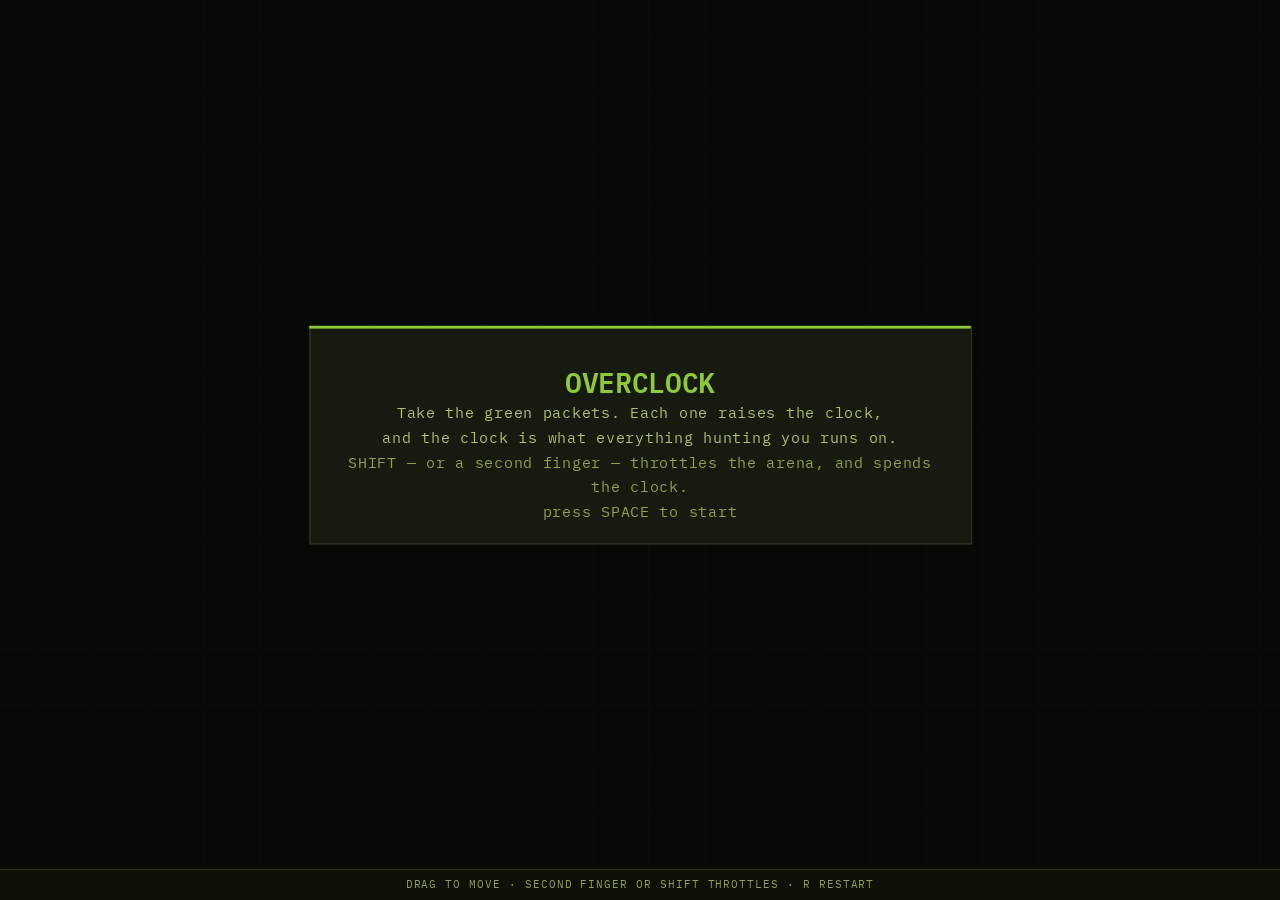
<file: play/overclock/index.html>
<!DOCTYPE html>
<html lang="en">
<head>
<meta charset="UTF-8">
<meta name="viewport" content="width=device-width, initial-scale=1.0">
<title>Overclock</title>
<meta name="description" content="An arena dodger where scoring is what speeds the arena up. Every packet you take raises the clock, and the throttle that saves you costs you the clock.">
<link rel="preconnect" href="https://fonts.googleapis.com">
<link rel="preconnect" href="https://fonts.gstatic.com" crossorigin>
<link href="https://fonts.googleapis.com/css2?family=IBM+Plex+Mono:wght@400;500;600&display=swap" rel="stylesheet">
<style>
:root{
  --ink:#0E1108; --sunken:#080A05; --rule:#2F341F; --dim:#949F52; --mid:#B3BE79;
  --f:'IBM Plex Mono', ui-monospace, Consolas, monospace;
}
*,*::before,*::after{box-sizing:border-box}
html,body{height:100%; overscroll-behavior:none}
body{
  margin:0; background:var(--sunken); color:var(--mid);
  font-family:var(--f); font-size:14px;
  display:flex; flex-direction:column; overflow:hidden;
  -webkit-font-smoothing:antialiased; -webkit-tap-highlight-color:transparent;
}
.stage{position:relative; flex:1 1 auto; min-height:0}
canvas{
  position:absolute; inset:0; width:100%; height:100%; display:block;
  touch-action:none; user-select:none; cursor:crosshair;
}
.hint{
  flex:0 0 auto; margin:0; padding:7px 10px 9px; text-align:center;
  font-size:10.5px; letter-spacing:.09em; color:var(--dim);
  text-transform:uppercase; border-top:1px solid var(--rule); background:var(--ink);
}
@media (max-height:420px){ .hint{display:none} }
</style>
</head>
<body>
<div class="stage" id="stage">
  <canvas id="c" aria-label="Overclock, an arena dodging game"></canvas>
</div>
<p class="hint">drag to move &middot; second finger or SHIFT throttles &middot; R restart</p>

<script>
(function () {
'use strict';

var stage = document.getElementById('stage');
var cv = document.getElementById('c'), ctx = cv.getContext('2d');
var FONT = "'IBM Plex Mono', ui-monospace, Consolas, monospace";
var COL = { amber:'#FFC24B', live:'#8FC93A', bad:'#E0503A', bone:'#D2DB99', mid:'#B3BE79', dim:'#949F52' };

/* ── Viewport ──────────────────────────────────────────────────────
   The logical arena holds a constant area and takes the aspect of the
   frame, so a phone held upright gets a tall narrow arena rather than
   a letterboxed strip — and since one logical pixel is worth about the
   same everywhere, the speeds and radii keep their tuning.
   UI counter-scales the HUD: on a small screen the text has to grow in
   logical units to stay the same physical size. */
var AREA = 960 * 600;
var W = 960, H = 600, dpr = 1, pxScale = 1, UI = 1;

function fit() {
  var r = stage.getBoundingClientRect();
  var cw = Math.max(240, Math.round(r.width)), ch = Math.max(240, Math.round(r.height));
  dpr = Math.min(window.devicePixelRatio || 1, 2);
  cv.width = cw * dpr; cv.height = ch * dpr;

  var oldW = W, oldH = H;
  var k = Math.sqrt(AREA / (cw * ch));
  W = cw * k; H = ch * k;
  pxScale = 1 / k;
  UI = Math.max(0.85, Math.min(1.75, k));

  /* Everything already on the board is in logical pixels, so a reshape
     has to carry it across — otherwise rotating the phone teleports the
     faults on top of you. */
  if (oldW && (oldW !== W || oldH !== H)) reflow(W / oldW, H / oldH);
}

function reflow(sx, sy) {
  var lists = [faults, parts, trail], i, j;
  if (player) { player.x *= sx; player.y *= sy; }
  if (packet) { packet.x *= sx; packet.y *= sy; }
  if (pointer) { pointer.x *= sx; pointer.y *= sy; }
  for (i = 0; i < lists.length; i++) {
    if (!lists[i]) continue;
    for (j = 0; j < lists[i].length; j++) { lists[i][j].x *= sx; lists[i][j].y *= sy; }
  }
}

fit();
addEventListener('resize', fit);
if (window.ResizeObserver) new ResizeObserver(fit).observe(stage);

function font(size, weight) { return (weight || 400) + ' ' + (size * UI).toFixed(1) + 'px ' + FONT; }

function rnd(a, b) { return a + Math.random() * (b - a); }

/* ── State ─────────────────────────────────────────────────────── */
var player, packet, faults, parts, trail;
var clock, heat, score, taken, state = 'title', shake = 0, tick = 0, cause = '';
var best = 0;
try { best = parseInt(localStorage.getItem('overclock.best'), 10) || 0; } catch (e) {}

var keys = Object.create(null), pointer = null, usingPointer = false;
var BLOCK = { ArrowLeft:1, ArrowRight:1, ArrowUp:1, ArrowDown:1, Space:1 };

addEventListener('keydown', function (e) {
  if (BLOCK[e.code]) e.preventDefault();
  keys[e.code] = true;
  if (e.code === 'KeyR') { reset(); return; }
  if (e.code === 'Space' || e.code === 'Enter') {
    if (state === 'title' || state === 'over') reset();
  }
  if (e.code !== 'ShiftLeft' && e.code !== 'ShiftRight') usingPointer = false;
});
addEventListener('keyup', function (e) { keys[e.code] = false; });
/* Dropping the clock reference on blur means the frame after you tab
   back starts from now, instead of replaying the whole time you were
   away as one burst of steps and killing you off-screen. */
addEventListener('blur', function () { keys = Object.create(null); last = 0; });
addEventListener('visibilitychange', function () { last = 0; });

/* Touch: the first finger down steers, and any second finger anywhere on
   the arena is the throttle. Shift has no touchscreen equivalent, and a
   cornered on-screen pad would put the control furthest from the thumb
   already holding the phone. */
var live = Object.create(null), steerId = null;

function aim(e) {
  var r = cv.getBoundingClientRect();
  pointer = { x: (e.clientX - r.left) / r.width * W, y: (e.clientY - r.top) / r.height * H };
  usingPointer = true;
}

function extras() {
  var n = 0;
  for (var id in live) if (Number(id) !== steerId) n++;
  return n;
}

cv.addEventListener('pointermove', function (e) {
  if (live[e.pointerId] === undefined || e.pointerId === steerId) aim(e);
});

cv.addEventListener('pointerdown', function (e) {
  e.preventDefault();
  if (state === 'title' || state === 'over') { reset(); return; }
  live[e.pointerId] = 1;
  if (steerId === null) { steerId = e.pointerId; aim(e); }
  try { cv.setPointerCapture(e.pointerId); } catch (err) {}
});

function lift(e) {
  delete live[e.pointerId];
  if (e.pointerId === steerId) {
    steerId = null;
    for (var id in live) { steerId = Number(id); break; }
  }
}
cv.addEventListener('pointerup', lift);
cv.addEventListener('pointercancel', lift);
cv.addEventListener('pointerleave', function (e) {
  lift(e);
  if (steerId === null) pointer = null;
});

function throttling() {
  return (keys.ShiftLeft || keys.ShiftRight || extras() > 0) && heat > 0;
}

function reset() {
  tick = 0;
  player = { x: W / 2, y: H / 2, vx: 0, vy: 0, r: 9 };
  packet = spawnPacket();
  faults = [];
  parts = [];
  trail = [];
  clock = 1; heat = 1; score = 0; taken = 0; shake = 0;
  state = 'play';
  addFault();
}

function spawnPacket() {
  var m = Math.min(70, Math.min(W, H) * 0.12);
  return { x: rnd(m, W - m), y: rnd(m, H - m), r: 8, born: tick };
}

/* Faults spawn on the far side of the arena from the player, so a new
   one never lands on top of you at the moment you earn it. */
function addFault(kind) {
  var x, y, guard = 0;
  do {
    x = rnd(40, W - 40); y = rnd(40, H - 40); guard++;
  } while (guard < 40 && Math.hypot(x - player.x, y - player.y) < Math.min(260, Math.min(W, H) * 0.44));

  var seeker = kind === 'seeker' || (kind === undefined && faults.length % 3 === 2);
  var a = rnd(0, Math.PI * 2), s = seeker ? rnd(0.9, 1.3) : rnd(1.8, 2.9);
  faults.push({
    x:x, y:y, vx: Math.cos(a) * s, vy: Math.sin(a) * s,
    r: seeker ? 8 : 10, seeker: seeker, spin: rnd(0, 6.28), born: tick
  });
}

function burst(x, y, n, col, speed, life) {
  for (var i = 0; i < n; i++) {
    var a = rnd(0, Math.PI * 2), s = rnd(0.25, 1) * speed;
    parts.push({ x:x, y:y, vx: Math.cos(a) * s, vy: Math.sin(a) * s, life: life * rnd(0.5, 1.2), max: life, col: col });
  }
}

/* ── Simulation ────────────────────────────────────────────────── */
function step() {
  tick++;

  for (var i = parts.length - 1; i >= 0; i--) {
    var q = parts[i];
    q.x += q.vx; q.y += q.vy; q.vx *= 0.95; q.vy *= 0.95;
    if (--q.life <= 0) parts.splice(i, 1);
  }
  if (shake > 0) shake *= 0.87;
  if (state !== 'play') return;

  /* The throttle is the whole risk curve: it buys you reaction time and
     charges you the clock, which is also the score multiplier. */
  var braking = throttling();
  if (braking) {
    heat = Math.max(0, heat - 0.006);
    clock = Math.max(1, clock - 0.006);
  } else {
    heat = Math.min(1, heat + 0.0022);
  }
  var ts = braking ? 0.42 : 1;

  movePlayer();

  trail.push({ x: player.x, y: player.y });
  if (trail.length > 22) trail.shift();

  for (var f = 0; f < faults.length; f++) {
    var e = faults[f];
    if (e.seeker) {
      var dx = player.x - e.x, dy = player.y - e.y, d = Math.hypot(dx, dy) || 1;
      e.vx += (dx / d) * 0.055; e.vy += (dy / d) * 0.055;
      var sp = Math.hypot(e.vx, e.vy), cap = 2.5;
      if (sp > cap) { e.vx = e.vx / sp * cap; e.vy = e.vy / sp * cap; }
    }
    e.x += e.vx * clock * ts;
    e.y += e.vy * clock * ts;
    e.spin += 0.04 * clock * ts;

    if (e.x < e.r)     { e.x = e.r;     e.vx = Math.abs(e.vx); }
    if (e.x > W - e.r) { e.x = W - e.r; e.vx = -Math.abs(e.vx); }
    if (e.y < e.r)     { e.y = e.r;     e.vy = Math.abs(e.vy); }
    if (e.y > H - e.r) { e.y = H - e.r; e.vy = -Math.abs(e.vy); }

    /* A grace window after spawn, or a fault that materialises mid-dodge
       reads as an unfair death rather than a mistake. */
    if (tick - e.born > 45 && Math.hypot(e.x - player.x, e.y - player.y) < e.r + player.r) {
      die(e.seeker ? 'caught by a seeker' : 'clipped a drifter');
      return;
    }
  }

  if (Math.hypot(packet.x - player.x, packet.y - player.y) < packet.r + player.r + 4) collect();

  score += clock * 0.06;
}

function movePlayer() {
  var ax = 0, ay = 0;
  if (keys.KeyA || keys.ArrowLeft)  ax -= 1;
  if (keys.KeyD || keys.ArrowRight) ax += 1;
  if (keys.KeyW || keys.ArrowUp)    ay -= 1;
  if (keys.KeyS || keys.ArrowDown)  ay += 1;

  if (ax || ay) {
    usingPointer = false;
    var m = Math.hypot(ax, ay);
    player.vx += (ax / m) * 1.1;
    player.vy += (ay / m) * 1.1;
  } else if (usingPointer && pointer) {
    player.vx += (pointer.x - player.x) * 0.055;
    player.vy += (pointer.y - player.y) * 0.055;
  }

  player.vx *= 0.82; player.vy *= 0.82;
  player.x += player.vx; player.y += player.vy;

  player.x = Math.max(player.r, Math.min(W - player.r, player.x));
  player.y = Math.max(player.r, Math.min(H - player.r, player.y));
}

function collect() {
  taken++;
  clock = Math.min(4.2, clock + 0.075);
  heat = Math.min(1, heat + 0.16);
  score += 25 * clock;
  burst(packet.x, packet.y, 16, 'live', 3.2, 26);
  shake = 4;

  addFault(taken % 4 === 0 ? 'seeker' : undefined);
  if (taken % 8 === 0) addFault('seeker');

  packet = spawnPacket();
}

function die(why) {
  state = 'over';
  cause = why;
  shake = 20;
  burst(player.x, player.y, 54, 'bad', 5, 44);
  burst(player.x, player.y, 24, 'amber', 3, 32);
  score = Math.round(score);
  if (score > best) {
    best = score;
    try { localStorage.setItem('overclock.best', String(best)); } catch (e) {}
  }
}

/* ── Render ────────────────────────────────────────────────────── */
function draw() {
  ctx.setTransform(dpr * pxScale, 0, 0, dpr * pxScale, 0, 0);
  if (shake > 0.4) ctx.translate(rnd(-shake, shake), rnd(-shake, shake));

  ctx.fillStyle = '#080A05';
  ctx.fillRect(-30, -30, W + 60, H + 60);

  /* The grid breathes with the clock — the speed is legible before the
     number is. */
  var g = 40, drift = (tick * 0.35 * (clock || 1)) % g;
  ctx.strokeStyle = 'rgba(58,63,38,.32)';
  ctx.lineWidth = 1;
  ctx.beginPath();
  for (var x = -g + drift; x < W + g; x += g) { ctx.moveTo(x, 0); ctx.lineTo(x, H); }
  for (var y = -g + drift; y < H + g; y += g) { ctx.moveTo(0, y); ctx.lineTo(W, y); }
  ctx.stroke();

  if (state === 'title') { drawPanelTitle(); return; }

  drawPacket();
  drawTrail();
  drawFaults();
  if (state === 'play') drawPlayer();
  drawParts();
  drawHud();
  if (state === 'over') drawOver();
}

function drawPacket() {
  var p = packet, k = 1 + Math.sin(tick * 0.12) * 0.12;
  ctx.save();
  ctx.translate(p.x, p.y);
  ctx.rotate(tick * 0.02);
  ctx.globalAlpha = 0.22;
  ctx.fillStyle = COL.live;
  ctx.fillRect(-p.r * 2 * k, -p.r * 2 * k, p.r * 4 * k, p.r * 4 * k);
  ctx.globalAlpha = 1;
  ctx.fillStyle = COL.live;
  ctx.fillRect(-p.r * k, -p.r * k, p.r * 2 * k, p.r * 2 * k);
  ctx.restore();
}

function drawTrail() {
  for (var i = 0; i < trail.length; i++) {
    ctx.globalAlpha = (i / trail.length) * 0.3;
    ctx.fillStyle = COL.bone;
    var s = 2 + (i / trail.length) * 5;
    ctx.fillRect(trail[i].x - s / 2, trail[i].y - s / 2, s, s);
  }
  ctx.globalAlpha = 1;
}

function drawFaults() {
  for (var i = 0; i < faults.length; i++) {
    var e = faults[i];
    var fresh = Math.min(1, (tick - e.born) / 45);

    ctx.save();
    ctx.translate(e.x, e.y);
    ctx.rotate(e.spin);
    ctx.globalAlpha = 0.35 + fresh * 0.65;

    if (e.seeker) {
      ctx.beginPath();
      ctx.moveTo(0, -e.r); ctx.lineTo(e.r, 0); ctx.lineTo(0, e.r); ctx.lineTo(-e.r, 0);
      ctx.closePath();
      ctx.fillStyle = COL.bad;
      ctx.fill();
    } else {
      ctx.strokeStyle = COL.amber;
      ctx.lineWidth = 3;
      ctx.strokeRect(-e.r, -e.r, e.r * 2, e.r * 2);
    }
    ctx.restore();
    ctx.globalAlpha = 1;
  }
}

function drawPlayer() {
  var p = player;
  ctx.save();
  ctx.translate(p.x, p.y);
  ctx.globalAlpha = 0.16;
  ctx.fillStyle = COL.bone;
  ctx.beginPath(); ctx.arc(0, 0, p.r * 2.1, 0, Math.PI * 2); ctx.fill();
  ctx.globalAlpha = 1;

  ctx.fillStyle = COL.bone;
  ctx.beginPath(); ctx.arc(0, 0, p.r, 0, Math.PI * 2); ctx.fill();

  ctx.fillStyle = throttling() ? COL.amber : COL.live;
  ctx.beginPath(); ctx.arc(0, 0, p.r * 0.42, 0, Math.PI * 2); ctx.fill();
  ctx.restore();
}

function drawParts() {
  for (var i = 0; i < parts.length; i++) {
    var q = parts[i];
    ctx.globalAlpha = Math.max(0, q.life / q.max) * 0.9;
    ctx.fillStyle = COL[q.col];
    ctx.fillRect(q.x - 1.5, q.y - 1.5, 3, 3);
  }
  ctx.globalAlpha = 1;
}

/* Anchored to the two edges rather than laid out from the left on fixed
   offsets, which used to run the throttle bar off the side of a phone. */
function drawHud() {
  var e = 20 * UI;

  ctx.textAlign = 'left';
  ctx.font = font(10.5);
  ctx.fillStyle = COL.dim;
  ctx.fillText('CLOCK', e, 30 * UI);
  ctx.font = font(21, 600);
  ctx.fillStyle = clock > 3 ? COL.amber : COL.bone;
  ctx.fillText('×' + clock.toFixed(2), e, 53 * UI);
  ctx.font = font(10.5);
  ctx.fillStyle = COL.dim;
  ctx.fillText(taken + ' TAKEN  ·  ' + faults.length + ' FAULTS', e, 71 * UI);

  ctx.textAlign = 'right';
  ctx.font = font(10.5);
  ctx.fillStyle = COL.dim;
  ctx.fillText('SCORE', W - e, 30 * UI);
  ctx.font = font(21, 600);
  ctx.fillStyle = COL.bone;
  ctx.fillText(String(Math.round(score)), W - e, 53 * UI);
  ctx.font = font(10.5);
  ctx.fillStyle = COL.dim;
  ctx.fillText('BEST ' + best, W - e, 71 * UI);

  /* Centred, and only as wide as there is room for — on a narrow arena
     the bar shrinks instead of colliding with the numbers. */
  var bw = Math.min(150 * UI, W * 0.34), bx = (W - bw) / 2, by = 40 * UI;
  ctx.textAlign = 'center';
  ctx.font = font(10.5);
  ctx.fillStyle = COL.dim;
  ctx.fillText('THROTTLE', W / 2, 30 * UI);
  ctx.strokeStyle = '#3A3F26';
  ctx.lineWidth = 1;
  ctx.strokeRect(bx + 0.5, by + 0.5, bw, 10 * UI);
  ctx.fillStyle = heat > 0.25 ? COL.live : COL.bad;
  ctx.fillRect(bx + 1.5, by + 1.5, Math.max(0, (bw - 3) * heat), 10 * UI - 3);
  ctx.textAlign = 'left';
}

/* Overlay copy wraps to the real width instead of assuming a desktop
   line length, because on a phone there is not one. */
function wrap(text, max) {
  var words = text.split(' '), lines = [], line = '';
  for (var i = 0; i < words.length; i++) {
    var test = line ? line + ' ' + words[i] : words[i];
    if (ctx.measureText(test).width > max && line) { lines.push(line); line = words[i]; }
    else line = test;
  }
  if (line) lines.push(line);
  return lines;
}

function panel(items, accent) {
  ctx.fillStyle = 'rgba(8,10,5,.86)';
  ctx.fillRect(0, 0, W, H);

  var bw = Math.min(W - 28 * UI, 560 * UI), inner = bw - 44 * UI;
  var rows = [], i;
  for (i = 0; i < items.length; i++) {
    if (items[i].big) { rows.push(items[i]); continue; }
    ctx.font = font(13);
    var parts = wrap(items[i].t, inner);
    for (var p = 0; p < parts.length; p++) rows.push({ t: parts[p], mute: items[i].mute });
  }

  var lh = 21 * UI, th = 35 * UI, bh = 44 * UI;
  for (i = 0; i < rows.length; i++) bh += rows[i].big ? th : lh;
  var bx = (W - bw) / 2, by = Math.max(8, (H - bh) / 2);

  ctx.fillStyle = '#171B0F';
  ctx.fillRect(bx, by, bw, bh);
  ctx.strokeStyle = '#2F341F';
  ctx.lineWidth = 1;
  ctx.strokeRect(bx + 0.5, by + 0.5, bw, bh);
  ctx.fillStyle = accent;
  ctx.fillRect(bx, by, bw, 2);

  ctx.textAlign = 'center';
  var y = by + 22 * UI;
  for (i = 0; i < rows.length; i++) {
    var l = rows[i];
    y += l.big ? th : lh;
    ctx.font = l.big ? font(24, 600) : font(13);
    ctx.fillStyle = l.big ? accent : (l.mute ? COL.dim : COL.mid);
    ctx.fillText(l.t, W / 2, y);
  }
  ctx.textAlign = 'left';
}

function drawPanelTitle() {
  panel([
    { t:'OVERCLOCK', big:true },
    { t:'Take the green packets. Each one raises the clock,' },
    { t:'and the clock is what everything hunting you runs on.' },
    { t:'SHIFT — or a second finger — throttles the arena, and spends the clock.', mute:true },
    { t:'press SPACE to start', mute:true }
  ], COL.live);
}

function drawOver() {
  panel([
    { t:'HALTED', big:true },
    { t:cause + ' at ×' + clock.toFixed(2) },
    { t:Math.round(score) + ' points   ·   ' + taken + ' packets   ·   best ' + best },
    { t:'press SPACE to run again', mute:true }
  ], COL.bad);
}

/* ── Loop ──────────────────────────────────────────────────────── */
var acc = 0, last = 0, STEP = 1000 / 60;

function frame(now) {
  if (!last) last = now;
  acc += Math.min(now - last, 100);
  last = now;
  while (acc >= STEP) { step(); acc -= STEP; }
  draw();
  requestAnimationFrame(frame);
}

reset();
state = 'title';
requestAnimationFrame(frame);
try { window.focus(); } catch (e) {}
})();
</script>
</body>
</html>
</file>
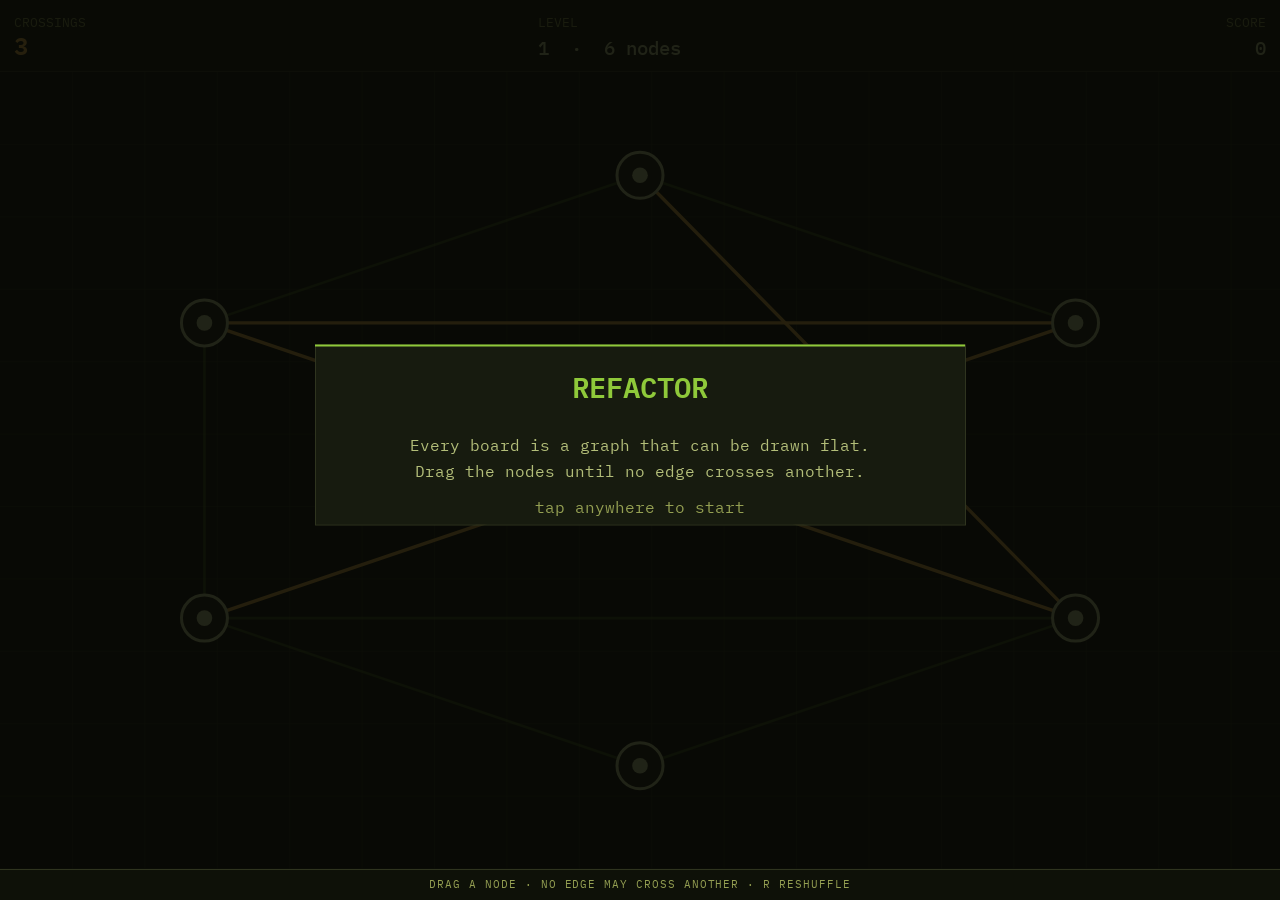
<file: play/refactor/index.html>
<!DOCTYPE html>
<html lang="en">
<head>
<meta charset="UTF-8">
<meta name="viewport" content="width=device-width, initial-scale=1.0, viewport-fit=cover, user-scalable=no">
<title>Refactor</title>
<meta name="description" content="Untangle the dependency graph. Drag the nodes until no two edges cross.">
<meta name="theme-color" content="#0E1108">
<link rel="preconnect" href="https://fonts.googleapis.com">
<link rel="preconnect" href="https://fonts.gstatic.com" crossorigin>
<link href="https://fonts.googleapis.com/css2?family=IBM+Plex+Mono:wght@400;500;600&display=swap" rel="stylesheet">
<style>
:root{
  --ink:#0E1108; --sunken:#080A05; --rule:#2F341F; --dim:#949F52; --mid:#B3BE79;
  --f:'IBM Plex Mono', ui-monospace, Consolas, monospace;
}
*,*::before,*::after{box-sizing:border-box}
html,body{height:100%; overscroll-behavior:none}
body{
  margin:0; background:var(--sunken); color:var(--mid);
  font-family:var(--f); font-size:14px;
  display:flex; flex-direction:column; overflow:hidden;
  -webkit-font-smoothing:antialiased; -webkit-tap-highlight-color:transparent;
}
/* The canvas takes whatever shape the frame is, and the game lays itself
   out to fit — a phone in portrait gets a full board, not black bars. */
.stage{position:relative; flex:1 1 auto; min-height:0}
canvas{
  position:absolute; inset:0; width:100%; height:100%; display:block;
  touch-action:none; user-select:none;
}
.hint{
  flex:0 0 auto; margin:0; padding:7px 10px 9px; text-align:center;
  font-size:10.5px; letter-spacing:.09em; color:var(--dim);
  text-transform:uppercase; border-top:1px solid var(--rule); background:var(--ink);
}
@media (max-height:420px){ .hint{display:none} }
</style>
</head>
<body>
<div class="stage" id="stage">
  <canvas id="c" aria-label="Refactor, a graph untangling puzzle"></canvas>
</div>
<p class="hint">drag a node &middot; no edge may cross another &middot; R reshuffle</p>

<script>
(function () {
'use strict';

var stage = document.getElementById('stage');
var cv = document.getElementById('c'), ctx = cv.getContext('2d');
var FONT = "'IBM Plex Mono', ui-monospace, Consolas, monospace";
var COL = { amber:'#FFC24B', live:'#8FC93A', bad:'#E0503A', bone:'#D2DB99', mid:'#B3BE79', dim:'#949F52' };

var W = 320, H = 480, dpr = 1, S = 1;
var area = { x:0, y:0, w:1, h:1 }, R = 12, hud = 56;

function fit() {
  var r = stage.getBoundingClientRect();
  W = Math.max(240, Math.round(r.width));
  H = Math.max(240, Math.round(r.height));
  dpr = Math.min(window.devicePixelRatio || 1, 2);
  cv.width = W * dpr; cv.height = H * dpr;

  /* One scale factor drives every size in the game, so the same board
     reads at 320 px and at 1400 px without a second set of numbers. */
  S = Math.max(0.68, Math.min(1.25, Math.min(W, H) / 560));
  hud = Math.round(46 * S + 14);
  R = Math.max(9, Math.round(Math.min(W, H) * 0.027));

  var pad = R * 2.4;
  area.x = pad; area.y = hud + pad;
  area.w = Math.max(40, W - pad * 2);
  area.h = Math.max(40, H - hud - pad * 2);
}
fit();
addEventListener('resize', fit);
if (window.ResizeObserver) new ResizeObserver(fit).observe(stage);

function px(n) { return area.x + n.x * area.w; }
function py(n) { return area.y + n.y * area.h; }
function rnd(a, b) { return a + Math.random() * (b - a); }
function font(size, weight) { return (weight || 400) + ' ' + Math.round(size * S) + 'px ' + FONT; }

/* ── Graph ─────────────────────────────────────────────────────────
   Node positions live in normalised [0,1] space. Screen mapping is a
   per-axis scale, which is affine — so whether two edges cross is the
   same question in either space, and the solver never has to care what
   shape the window is. */
var nodes = [], edges = [], N = 6;
var level = 1, moves = 0, score = 0, crossings = 0;
var state = 'title', startedAt = 0, elapsed = 0, gained = 0;
var drag = null, hover = -1, pulse = 0, tick = 0;

function seg(a, b, c, d) {
  function turn(p, q, r) { return (r.y - p.y) * (q.x - p.x) - (q.y - p.y) * (r.x - p.x); }
  var d1 = turn(c, d, a), d2 = turn(c, d, b), d3 = turn(a, b, c), d4 = turn(a, b, d);
  return ((d1 > 0) !== (d2 > 0)) && ((d3 > 0) !== (d4 > 0));
}

function shares(e, f) {
  return e.a === f.a || e.a === f.b || e.b === f.a || e.b === f.b;
}

function crossesAny(list, pts, a, b) {
  for (var i = 0; i < list.length; i++) {
    var e = list[i];
    if (e.a === a || e.a === b || e.b === a || e.b === b) continue;
    if (seg(pts[a], pts[b], pts[e.a], pts[e.b])) return true;
  }
  return false;
}

function connected(list, n) {
  var adj = [], i;
  for (i = 0; i < n; i++) adj.push([]);
  for (i = 0; i < list.length; i++) { adj[list[i].a].push(list[i].b); adj[list[i].b].push(list[i].a); }

  var seen = new Array(n).fill(false), stack = [0], count = 0;
  seen[0] = true;
  while (stack.length) {
    var v = stack.pop(); count++;
    for (i = 0; i < adj[v].length; i++) if (!seen[adj[v][i]]) { seen[adj[v][i]] = true; stack.push(adj[v][i]); }
  }
  return count === n;
}

/* Build the graph at a layout that is already planar, then throw the
   positions away. That is what guarantees every board is solvable —
   a solution is known to exist because we drew one. */
function build() {
  N = Math.min(14, 5 + level);
  var sep = 0.62 / Math.sqrt(N), sol = [], guard = 0;

  while (sol.length < N && guard++ < 6000) {
    var p = { x: rnd(0.05, 0.95), y: rnd(0.05, 0.95) }, ok = true;
    for (var s = 0; s < sol.length; s++) {
      if (Math.hypot(sol[s].x - p.x, sol[s].y - p.y) < sep) { ok = false; break; }
    }
    if (ok) sol.push(p);
  }
  N = sol.length;

  var pairs = [], i, j;
  for (i = 0; i < N; i++) {
    for (j = i + 1; j < N; j++) {
      pairs.push({ a:i, b:j, d: Math.hypot(sol[i].x - sol[j].x, sol[i].y - sol[j].y) });
    }
  }
  pairs.sort(function (m, n) { return m.d - n.d; });

  /* Shortest-first greedy gives a maximal planar graph. Thinning it back
     down keeps the puzzle readable — a full triangulation is a hairball. */
  edges = [];
  for (i = 0; i < pairs.length; i++) {
    if (!crossesAny(edges, sol, pairs[i].a, pairs[i].b)) edges.push({ a: pairs[i].a, b: pairs[i].b });
  }

  var target = Math.round(N * 1.65);
  for (var t = 0; edges.length > target && t < 500; t++) {
    var k = (Math.random() * edges.length) | 0;
    var kept = edges.splice(k, 1)[0];
    if (!connected(edges, N)) edges.splice(k, 0, kept);
  }

  scramble();
}

/* Onto a ring in a random order — the classic scramble, and the one that
   makes the tangle look worse than it is. */
function scramble() {
  var order = [], i;
  for (i = 0; i < N; i++) order.push(i);
  for (i = order.length - 1; i > 0; i--) {
    var j = (Math.random() * (i + 1)) | 0, tmp = order[i];
    order[i] = order[j]; order[j] = tmp;
  }

  nodes = new Array(N);
  for (i = 0; i < N; i++) {
    var a = i / N * Math.PI * 2 - Math.PI / 2;
    nodes[order[i]] = { x: 0.5 + Math.cos(a) * 0.43, y: 0.5 + Math.sin(a) * 0.43 };
  }

  count();
  if (crossings === 0 && N > 4) scramble();
}

function count() {
  var i, j;
  for (i = 0; i < edges.length; i++) edges[i].bad = false;
  crossings = 0;
  for (i = 0; i < edges.length; i++) {
    for (j = i + 1; j < edges.length; j++) {
      if (shares(edges[i], edges[j])) continue;
      if (seg(nodes[edges[i].a], nodes[edges[i].b], nodes[edges[j].a], nodes[edges[j].b])) {
        edges[i].bad = edges[j].bad = true;
        crossings++;
      }
    }
  }
  return crossings;
}

function newLevel() {
  build();
  moves = 0; elapsed = 0; startedAt = performance.now();
  drag = null; pulse = 0;
  state = 'play';
}

function newGame() { level = 1; score = 0; newLevel(); }

function win() {
  state = 'won';
  elapsed = (performance.now() - startedAt) / 1000;
  var tidy = Math.max(0, Math.round((N * 2.2 / Math.max(moves, 1)) * 400));
  var quick = Math.max(0, Math.round(260 - elapsed * 3));
  gained = tidy + quick + level * 120;
  score += gained;
  pulse = 1;
}

/* ── Input ─────────────────────────────────────────────────────────
   One pointer at a time, tracked by id, so a stray second finger on a
   phone cannot yank a node out from under the one you are dragging. */
function at(ev) {
  var r = cv.getBoundingClientRect();
  return {
    x: ((ev.clientX - r.left) / r.width * W - area.x) / area.w,
    y: ((ev.clientY - r.top) / r.height * H - area.y) / area.h
  };
}

function pick(p) {
  var best = -1, bestD = Infinity, grab = (R * 2.2 / Math.min(area.w, area.h));
  for (var i = 0; i < N; i++) {
    var dx = (nodes[i].x - p.x) * area.w, dy = (nodes[i].y - p.y) * area.h;
    var d = Math.hypot(dx, dy);
    if (d < bestD) { bestD = d; best = i; }
  }
  return bestD <= Math.max(R * 2.4, 26) ? best : -1;
}

cv.addEventListener('pointerdown', function (e) {
  e.preventDefault();
  if (state !== 'play') { state === 'won' ? (level++, newLevel()) : newGame(); return; }
  if (drag !== null) return;

  var hit = pick(at(e));
  if (hit < 0) return;
  drag = { id: hit, pointer: e.pointerId, moved: false };
  try { cv.setPointerCapture(e.pointerId); } catch (err) {}
});

cv.addEventListener('pointermove', function (e) {
  var p = at(e);
  if (drag && e.pointerId === drag.pointer) {
    nodes[drag.id].x = Math.max(0, Math.min(1, p.x));
    nodes[drag.id].y = Math.max(0, Math.min(1, p.y));
    drag.moved = true;
    if (count() === 0) { drag = null; moves++; win(); return; }
  } else if (state === 'play') {
    hover = pick(p);
  }
});

function endDrag(e) {
  if (!drag || e.pointerId !== drag.pointer) return;
  if (drag.moved) moves++;
  drag = null;
}
cv.addEventListener('pointerup', endDrag);
cv.addEventListener('pointercancel', endDrag);
cv.addEventListener('pointerleave', function () { hover = -1; });

addEventListener('keydown', function (e) {
  if (e.code === 'Space' || e.code === 'Enter') e.preventDefault();
  if (e.code === 'KeyR') { state === 'play' ? scramble() : newGame(); return; }
  if (e.code !== 'Space' && e.code !== 'Enter') return;
  if (state === 'title') newGame();
  else if (state === 'won') { level++; newLevel(); }
});

/* ── Render ────────────────────────────────────────────────────── */
function draw() {
  tick++;
  ctx.setTransform(dpr, 0, 0, dpr, 0, 0);
  ctx.fillStyle = '#080A05';
  ctx.fillRect(0, 0, W, H);

  drawWeb();
  if (state === 'play') elapsed = (performance.now() - startedAt) / 1000;
  drawEdges();
  drawNodes();
  drawHud();

  if (pulse > 0) pulse -= 0.012;
  if (state === 'title') titlePanel();
  if (state === 'won') wonPanel();
}

/* A faint grid, so a board with few edges still has something behind it
   and dragging reads as movement rather than drift. */
function drawWeb() {
  var g = Math.max(34, Math.min(W, H) / 12);
  ctx.strokeStyle = 'rgba(47,52,31,.5)';
  ctx.lineWidth = 1;
  ctx.beginPath();
  for (var x = g; x < W; x += g) { ctx.moveTo(x, hud); ctx.lineTo(x, H); }
  for (var y = hud + g; y < H; y += g) { ctx.moveTo(0, y); ctx.lineTo(W, y); }
  ctx.stroke();
}

function drawEdges() {
  var lit = pulse > 0 ? 0.5 + Math.sin(tick * 0.3) * 0.2 : 0;
  ctx.lineCap = 'round';
  for (var i = 0; i < edges.length; i++) {
    var e = edges[i];
    ctx.strokeStyle = e.bad ? COL.amber : COL.live;
    ctx.globalAlpha = e.bad ? 0.95 : (crossings === 0 ? 0.9 + lit * 0.1 : 0.32);
    ctx.lineWidth = Math.max(1.6, (e.bad ? 2.6 : 2.1) * S);
    ctx.beginPath();
    ctx.moveTo(px(nodes[e.a]), py(nodes[e.a]));
    ctx.lineTo(px(nodes[e.b]), py(nodes[e.b]));
    ctx.stroke();
  }
  ctx.globalAlpha = 1;
}

function drawNodes() {
  for (var i = 0; i < N; i++) {
    var x = px(nodes[i]), y = py(nodes[i]);
    var held = drag && drag.id === i, near = hover === i;

    if (held || near) {
      ctx.globalAlpha = held ? 0.2 : 0.11;
      ctx.fillStyle = COL.amber;
      ctx.beginPath(); ctx.arc(x, y, R * 2.3, 0, Math.PI * 2); ctx.fill();
      ctx.globalAlpha = 1;
    }

    ctx.fillStyle = '#171B0F';
    ctx.beginPath(); ctx.arc(x, y, R, 0, Math.PI * 2); ctx.fill();
    ctx.strokeStyle = held ? COL.amber : (crossings === 0 ? COL.live : COL.bone);
    ctx.lineWidth = Math.max(2, 2.4 * S);
    ctx.stroke();

    ctx.fillStyle = held ? COL.amber : (crossings === 0 ? COL.live : COL.bone);
    ctx.beginPath(); ctx.arc(x, y, R * 0.34, 0, Math.PI * 2); ctx.fill();
  }
}

function drawHud() {
  ctx.fillStyle = '#0E1108';
  ctx.fillRect(0, 0, W, hud);
  ctx.strokeStyle = '#2F341F';
  ctx.lineWidth = 1;
  ctx.beginPath(); ctx.moveTo(0, hud - 0.5); ctx.lineTo(W, hud - 0.5); ctx.stroke();

  var y1 = hud * 0.38, y2 = hud * 0.76;
  ctx.textAlign = 'left';
  ctx.font = font(10.5);
  ctx.fillStyle = COL.dim;
  ctx.fillText('CROSSINGS', 14, y1);
  ctx.font = font(19, 600);
  ctx.fillStyle = crossings ? COL.amber : COL.live;
  ctx.fillText(String(crossings), 14, y2);

  var midX = Math.round(W * 0.42);
  ctx.font = font(10.5);
  ctx.fillStyle = COL.dim;
  ctx.fillText('LEVEL', midX, y1);
  ctx.font = font(15, 500);
  ctx.fillStyle = COL.bone;
  ctx.fillText(level + '  ·  ' + N + ' nodes', midX, y2);

  ctx.textAlign = 'right';
  ctx.font = font(10.5);
  ctx.fillStyle = COL.dim;
  ctx.fillText('SCORE', W - 14, y1);
  ctx.font = font(15, 500);
  ctx.fillStyle = COL.bone;
  ctx.fillText(String(score), W - 14, y2);
  ctx.textAlign = 'left';
}

/* Overlay text wraps to the actual width rather than assuming a desktop
   line length, because on a phone it does not have one. */
function wrap(text, max) {
  var words = text.split(' '), lines = [], line = '';
  for (var i = 0; i < words.length; i++) {
    var test = line ? line + ' ' + words[i] : words[i];
    if (ctx.measureText(test).width > max && line) { lines.push(line); line = words[i]; }
    else line = test;
  }
  if (line) lines.push(line);
  return lines;
}

function panel(title, body, foot, accent) {
  ctx.fillStyle = 'rgba(8,10,5,.88)';
  ctx.fillRect(0, 0, W, H);

  var bw = Math.min(W - 28, 520 * S), inner = bw - 44;
  ctx.font = font(13);
  var lines = [];
  for (var b = 0; b < body.length; b++) lines = lines.concat(wrap(body[b], inner));

  var lh = Math.round(21 * S), th = Math.round(30 * S);
  var bh = th + 26 + lines.length * lh + (foot ? lh + 12 : 0) + 26;
  var bx = (W - bw) / 2, by = (H - bh) / 2;

  ctx.fillStyle = '#171B0F';
  ctx.fillRect(bx, by, bw, bh);
  ctx.strokeStyle = '#2F341F';
  ctx.lineWidth = 1;
  ctx.strokeRect(bx + 0.5, by + 0.5, bw, bh);
  ctx.fillStyle = accent;
  ctx.fillRect(bx, by, bw, 2);

  ctx.textAlign = 'center';
  var y = by + 26 + th * 0.72;
  ctx.font = font(23, 600);
  ctx.fillStyle = accent;
  ctx.fillText(title, W / 2, y);

  y += 22 * S;
  ctx.font = font(13);
  ctx.fillStyle = COL.mid;
  for (var i = 0; i < lines.length; i++) { y += lh; ctx.fillText(lines[i], W / 2, y); }

  if (foot) {
    y += lh + 10;
    ctx.fillStyle = COL.dim;
    ctx.fillText(foot, W / 2, y);
  }
  ctx.textAlign = 'left';
}

function titlePanel() {
  panel('REFACTOR', [
    'Every board is a graph that can be drawn flat.',
    'Drag the nodes until no edge crosses another.'
  ], 'tap anywhere to start', COL.live);
}

function wonPanel() {
  panel('UNTANGLED', [
    N + ' nodes in ' + moves + ' moves, ' + elapsed.toFixed(1) + 's',
    '+' + gained + ' points'
  ], 'tap for level ' + (level + 1), COL.live);
}

function frame() { draw(); requestAnimationFrame(frame); }

build();
state = 'title';
requestAnimationFrame(frame);
try { window.focus(); } catch (e) {}
})();
</script>
</body>
</html>
</file>
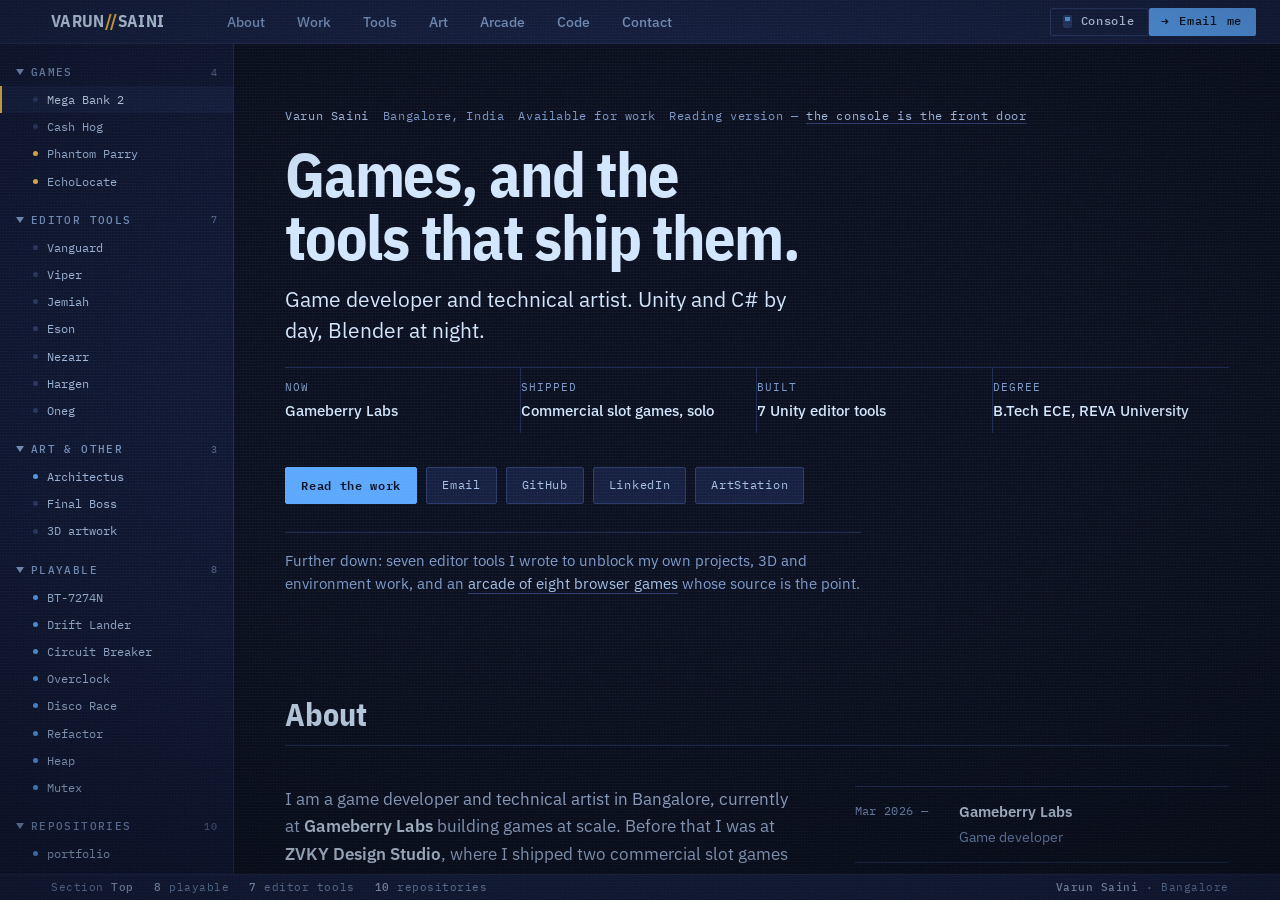
<file: page.html>
<!DOCTYPE html>
<html lang="en">
<head>
<meta charset="UTF-8">
<meta name="viewport" content="width=device-width, initial-scale=1.0">
<title>Varun Saini — Game Developer &amp; Technical Artist</title>
<meta name="description" content="Varun Saini builds games and the Unity tooling that ships them. Seven editor tools, commercial slot games, and an eight-game arcade you can boot in the browser — no install, no download.">
<meta name="author" content="Varun Saini">
<link rel="canonical" href="https://iudexryze.github.io/portfolio/">

<meta property="og:type" content="website">
<meta property="og:site_name" content="Varun Saini">
<meta property="og:title" content="Varun Saini — Game Developer &amp; Technical Artist">
<meta property="og:description" content="I build games and the tools that ship them. Unity, C#, shaders, Blender. Eight playables boot straight in the browser.">
<meta property="og:url" content="https://iudexryze.github.io/portfolio/">
<meta name="twitter:card" content="summary_large_image">
<meta name="twitter:title" content="Varun Saini — Game Developer &amp; Technical Artist">
<meta name="twitter:description" content="I build games and the tools that ship them. Eight playables boot straight in the browser.">
<meta name="theme-color" content="#070C1C">

<link rel="icon" href="data:image/svg+xml,<svg xmlns='http://www.w3.org/2000/svg' viewBox='0 0 32 32'><rect width='32' height='32' fill='%23070C1C'/><rect x='5' y='6' width='22' height='4' fill='%23FFC24B'/><rect x='5' y='14' width='13' height='4' fill='%23D4E8FF'/><rect x='5' y='22' width='18' height='4' fill='%234A86C8'/></svg>">

<link rel="preconnect" href="https://fonts.googleapis.com">
<link rel="preconnect" href="https://fonts.gstatic.com" crossorigin>
<link href="https://fonts.googleapis.com/css2?family=IBM+Plex+Mono:wght@400;500;600&family=IBM+Plex+Sans+Condensed:wght@600;700&family=IBM+Plex+Sans:wght@400;500;600&display=swap" rel="stylesheet">

<!-- ═══════════════════════════════════════════════════════════════
     Keeping the page and its assets in step.

     GitHub Pages serves everything with max-age=600, and the HTML
     expires independently of the JavaScript. For up to ten minutes
     after a deploy a browser can pair fresh HTML with a stale script,
     which does not look like a caching problem — it looks like the site
     is broken.

     document.lastModified is the HTML's own timestamp. It changes when,
     and only when, the page is redeployed, so hanging it off every
     asset URL means the two can never disagree: cached HTML asks for
     the assets it was built with, new HTML asks for new ones. No build
     step and nothing to remember on a push.

     A stylesheet appended during head parsing blocks rendering exactly
     as a parsed one does, so this costs no flash of unstyled content.
     Without JavaScript the noscript link below is the whole story.
     ═══════════════════════════════════════════════════════════════ -->
<script>
  (function(){
    var v = '?v=' + Date.parse(document.lastModified);
    document.head.appendChild(Object.assign(document.createElement('link'),
      { rel: 'stylesheet', href: 'assets/css/page.css' + v }));
  })();
</script>
<noscript><link rel="stylesheet" href="assets/css/page.css"></noscript>
</head>
<body>

<a class="skip" href="#main">Skip to content</a>

<div class="app">

  <header class="topbar">
    <a class="brand" href="#top">VARUN<i>//</i>SAINI</a>
    <nav class="tabs" aria-label="Sections">
      <a class="tab" href="#about"   data-tab="about">About</a>
      <a class="tab" href="#work"    data-tab="work">Work</a>
      <a class="tab" href="#tools"   data-tab="tools">Tools</a>
      <a class="tab" href="#art"     data-tab="art">Art</a>
      <a class="tab" href="#arcade"  data-tab="arcade">Arcade</a>
      <a class="tab" href="#code"    data-tab="code">Code</a>
      <a class="tab" href="#contact" data-tab="contact">Contact</a>
    </nav>
    <div class="topbar-end">
      <a class="boot back" href="./" title="The console. This page is its transcript.">Console</a>
      <a class="boot plain" href="mailto:varun2002saini19@gmail.com">Email <span>me</span></a>
    </div>
  </header>

  <div class="workspace">

    <nav class="rail" aria-label="Project index">
      <div class="rail-group">
        <button class="rail-head" type="button" aria-expanded="true">Games<span class="n">4</span></button>
        <ul class="rail-list">
          <li><a class="rail-link" href="#mega-bank-2"><span class="dot"></span>Mega Bank 2</a></li>
          <li><a class="rail-link" href="#cash-hog"><span class="dot"></span>Cash Hog</a></li>
          <li><a class="rail-link" href="#phantom-parry"><span class="dot wip"></span>Phantom Parry</a></li>
          <li><a class="rail-link" href="#echolocate"><span class="dot wip"></span>EchoLocate</a></li>
        </ul>
      </div>
      <div class="rail-group">
        <button class="rail-head" type="button" aria-expanded="true">Editor tools<span class="n">7</span></button>
        <ul class="rail-list">
          <li><a class="rail-link" href="#tool-vanguard"><span class="dot"></span>Vanguard</a></li>
          <li><a class="rail-link" href="#tool-viper"><span class="dot"></span>Viper</a></li>
          <li><a class="rail-link" href="#tool-jemiah"><span class="dot"></span>Jemiah</a></li>
          <li><a class="rail-link" href="#tool-eson"><span class="dot"></span>Eson</a></li>
          <li><a class="rail-link" href="#tool-nezarr"><span class="dot"></span>Nezarr</a></li>
          <li><a class="rail-link" href="#tool-hargen"><span class="dot"></span>Hargen</a></li>
          <li><a class="rail-link" href="#tool-oneg"><span class="dot"></span>Oneg</a></li>
        </ul>
      </div>
      <div class="rail-group">
        <button class="rail-head" type="button" aria-expanded="true">Art &amp; other<span class="n">3</span></button>
        <ul class="rail-list">
          <li><a class="rail-link" href="#architectus"><span class="dot live"></span>Architectus</a></li>
          <li><a class="rail-link" href="#final-boss"><span class="dot"></span>Final Boss</a></li>
          <li><a class="rail-link" href="#artstation"><span class="dot"></span>3D artwork</a></li>
        </ul>
      </div>
      <div class="rail-group">
        <button class="rail-head" type="button" aria-expanded="true">Playable<span class="n">8</span></button>
        <ul class="rail-list">
          <li><a class="rail-link" href="#bt7274n"><span class="dot live"></span>BT-7274N</a></li>
          <li><a class="rail-link" href="#drift-lander"><span class="dot live"></span>Drift Lander</a></li>
          <li><a class="rail-link" href="#circuit-breaker"><span class="dot live"></span>Circuit Breaker</a></li>
          <li><a class="rail-link" href="#overclock"><span class="dot live"></span>Overclock</a></li>
          <li><a class="rail-link" href="#disco-race"><span class="dot live"></span>Disco Race</a></li>
          <li><a class="rail-link" href="#refactor"><span class="dot live"></span>Refactor</a></li>
          <li><a class="rail-link" href="#heap"><span class="dot live"></span>Heap</a></li>
          <li><a class="rail-link" href="#mutex"><span class="dot live"></span>Mutex</a></li>
        </ul>
      </div>
      <div class="rail-group">
        <button class="rail-head" type="button" aria-expanded="true">Repositories<span class="n">10</span></button>
        <ul class="rail-list">
          <li><a class="rail-link" href="#repo-portfolio"><span class="dot live"></span>portfolio</a></li>
          <li><a class="rail-link" href="#repo-bt"><span class="dot live"></span>bt-7274n</a></li>
          <li><a class="rail-link" href="#repo-lander"><span class="dot live"></span>drift-lander</a></li>
          <li><a class="rail-link" href="#repo-circuit"><span class="dot live"></span>circuit-breaker</a></li>
          <li><a class="rail-link" href="#repo-overclock"><span class="dot live"></span>overclock</a></li>
          <li><a class="rail-link" href="#repo-disco"><span class="dot live"></span>disco-race</a></li>
          <li><a class="rail-link" href="#repo-refactor"><span class="dot live"></span>refactor</a></li>
          <li><a class="rail-link" href="#repo-heap"><span class="dot live"></span>heap</a></li>
          <li><a class="rail-link" href="#repo-mutex"><span class="dot live"></span>mutex</a></li>
          <li><a class="rail-link" href="#repo-architectus"><span class="dot live"></span>architectus</a></li>
        </ul>
      </div>
    </nav>

    <main class="content" id="main" tabindex="-1">

      <!-- ══ HERO ══════════════════════════════════════════ -->
      <section class="hero section" id="top">
        <div class="hero-id">
          <span class="here">Varun Saini</span>
          <span>Bangalore, India</span>
          <span>Available for work</span>
          <span>Reading version &mdash; <a href="./">the console is the front door</a></span>
        </div>

        <h1><span>Games, and the</span><span>tools that ship them.</span></h1>

        <p class="hero-sub">Game developer and technical artist. Unity and C# by day, Blender at night.</p>

        <dl class="hero-facts">
          <div class="hero-fact"><dt>Now</dt><dd>Gameberry Labs</dd></div>
          <div class="hero-fact"><dt>Shipped</dt><dd>Commercial slot games, solo</dd></div>
          <div class="hero-fact"><dt>Built</dt><dd>7 Unity editor tools</dd></div>
          <div class="hero-fact"><dt>Degree</dt><dd>B.Tech ECE, REVA University</dd></div>
        </dl>

        <div class="hero-actions">
          <a class="btn btn-key" href="#work">Read the work</a>
          <a class="btn" href="mailto:varun2002saini19@gmail.com">Email</a>
          <a class="btn" href="https://github.com/iudexryze" rel="noopener">GitHub</a>
          <a class="btn" href="https://linkedin.com/in/varun-saini" rel="noopener">LinkedIn</a>
          <a class="btn" href="https://www.artstation.com/notryze" rel="noopener">ArtStation</a>
        </div>

        <p class="hero-tail">Further down: seven editor tools I wrote to unblock my own projects, 3D and environment work, and an <a href="#arcade">arcade of eight browser games</a> whose source is the point.</p>
      </section>

      <!-- ══ ABOUT ═════════════════════════════════════════ -->
      <section class="section" id="about">
        <div class="section-bar">
          <h2>About</h2>
        </div>

        <div class="about-grid">
          <div class="about-prose">
            <p>I am a game developer and technical artist in Bangalore, currently at <strong>Gameberry Labs</strong> building games at scale. Before that I was at <strong>ZVKY Design Studio</strong>, where I shipped two commercial slot games solo — gameplay systems, shader graphs, and the whole delivery pipeline.</p>
            <p>The work I care about sits between code and craft. In practice that means writing C# during the day and sculpting environments in Blender at night, and it means that when a project stalls on something unglamorous — a build that got too big, a dependency graph nobody can read — I tend to go build the tool that answers it. That is where the <a href="#tools">seven editor windows below</a> came from.</p>
            <p>Right now most of my own time goes into <strong>Project Phantom Parry</strong>, an eldritch horror game where I own the story, the design, the code and the sound.</p>
          </div>

          <div>
            <ul class="track">
              <li>
                <span class="when">Mar 2026 —</span>
                <span class="what"><b>Gameberry Labs</b><span>Game developer</span></span>
              </li>
              <li>
                <span class="when">Prior</span>
                <span class="what"><b>ZVKY Design Studio</b><span>Game developer — two slot titles shipped solo</span></span>
              </li>
              <li>
                <span class="when">Degree</span>
                <span class="what"><b>REVA University</b><span>B.Tech, Electronics &amp; Computer Engineering</span></span>
              </li>
            </ul>
          </div>
        </div>

        <div class="stack">
          <div class="stack-group">
            <h4>Engine</h4>
            <p>Unity, C#, shader graph, Addressables, editor tooling, animation systems</p>
          </div>
          <div class="stack-group">
            <h4>3D</h4>
            <p>Blender, environment design, geometry nodes, shading and lookdev, modelling</p>
          </div>
          <div class="stack-group">
            <h4>Also</h4>
            <p>C and C++, Java and Kotlin, PostgreSQL, TypeScript and React, sound design</p>
          </div>
        </div>
      </section>

      <!-- ══ WORK ══════════════════════════════════════════ -->
      <section class="section" id="work">
        <div class="section-bar">
          <h2>Work</h2>
          <span class="count">5 entries</span>
        </div>
        <p class="section-note">Two commercial slot titles shipped solo, and three of my own. The two still in development share a preoccupation &mdash; one is eldritch horror, the other is a stealth game played by someone who has been blind since birth &mdash; and both are built the same way round, with the systems there to make a place feel wrong rather than to fill a feature list.</p>

        <article class="entry" id="mega-bank-2">
          <div class="entry-head">
            <span class="entry-kind">Game</span>
            <h3>Mega Bank 2</h3>
            <span class="pill shipped">Shipped</span>
          </div>
          <div class="entry-body">
            <p>A commercial slot game built and shipped solo at ZVKY Design Studio. I owned the whole pipeline — gameplay systems, UI, shader effects, animation, and build delivery — from first commit to live release.</p>
            <dl class="props">
              <dt>Role</dt><dd>Solo developer</dd>
              <dt>Stack</dt><dd>Unity, C#, shader graph</dd>
              <dt>Studio</dt><dd>ZVKY Design Studio</dd>
              <dt>Scope</dt><dd>Gameplay, UI, VFX, animation, release builds</dd>
            </dl>
          </div>
        </article>

        <article class="entry" id="cash-hog">
          <div class="entry-head">
            <span class="entry-kind">Game</span>
            <h3>Cash Hog</h3>
            <span class="pill shipped">Shipped</span>
          </div>
          <div class="entry-body">
            <p>A second commercial slot title at ZVKY, same solo ownership. Shipping two of these back to back is where most of what I know about release discipline came from — art budgets, platform builds, and the difference between a feature being done and being shippable.</p>
            <dl class="props">
              <dt>Role</dt><dd>Solo developer</dd>
              <dt>Stack</dt><dd>Unity, C#, shader graph</dd>
              <dt>Studio</dt><dd>ZVKY Design Studio</dd>
            </dl>
          </div>
        </article>

        <article class="entry" id="phantom-parry">
          <div class="entry-head">
            <span class="entry-kind">Game</span>
            <h3>Project Phantom Parry</h3>
            <span class="pill wip">In development</span>
          </div>
          <div class="entry-body">
            <p>An eldritch horror game I own end to end — story, design, code, and sound. Built to be atmospheric first: the systems exist to make a place feel wrong, not to fill a feature list.</p>
            <dl class="props">
              <dt>Role</dt><dd>Solo — writing, game design, development, sound design</dd>
              <dt>Stack</dt><dd>Unity, C#, Blender, shader graph</dd>
              <dt>Status</dt><dd>In active development</dd>
            </dl>
            <div class="actions">
              <span class="unavailable">Devlog not public yet</span>
            </div>
          </div>
        </article>

        <article class="entry" id="echolocate">
          <div class="entry-head">
            <span class="entry-kind">Game</span>
            <h3>EchoLocate</h3>
            <span class="pill wip">In development</span>
          </div>
          <div class="entry-body">
            <p>A stealth game about escaping a district in the dark, played by a protagonist who has been blind since birth. You tap to send out an echolocation pulse; whatever it touches lights up and decays, and you build a map of a place you cannot see from what came back.</p>
            <p>The whole design hangs off one trade: the pulse is both how you see and how you are seen. Everything hunting you hears it too, so every look costs you position. Decoys exist because without them the correct play was to stand still and make no noise, and a stealth game whose optimal move is to do nothing is not a game.</p>
            <dl class="props">
              <dt>Role</dt><dd>Solo &mdash; design, systems, code, shaders, audio</dd>
              <dt>Stack</dt><dd>Unity 6000.5.5f1, URP, C#</dd>
              <dt>Systems</dt><dd>Pulse echolocation and highlight shader, sight/hearing stealth split, three enemy archetypes, BSP + MST level generation, four-part dynamic weather</dd>
              <dt>Scope</dt><dd>Twelve levels, PC, keyboard/mouse and gamepad</dd>
              <dt>Progress</dt><dd>109 commits across 18 PRs since 27&nbsp;July 2026</dd>
            </dl>
            <div class="actions">
              <a class="btn btn-go" href="devlog/echolocate/">Read the devlog</a>
              <span class="unavailable">Repository private</span>
            </div>
          </div>
        </article>

        <article class="entry">
          <div class="entry-head">
            <span class="entry-kind">Game</span>
            <h3>BT-7274N</h3>
            <span class="pill live">Playable now</span>
          </div>
          <div class="entry-body">
            <p>A turn-based terminal roguelike. You type combat commands, the enemy answers, and the waves keep coming — twelve commands across attack, defence and support, all balanced against four competing resources you can never quite afford to spend.</p>
            <p>The interesting problem was making a text interface feel like combat. Every command resolves into a readable console beat, wave modifiers change the rules rather than just the numbers, and a battery minigame runs alongside the fight so there is always a second decision competing for your attention.</p>
            <dl class="props">
              <dt>Role</dt><dd>Solo — design, systems, code, interface, copy</dd>
              <dt>Stack</dt><dd>Vanilla JavaScript, Canvas, no dependencies</dd>
              <dt>Systems</dt><dd>Infinite wave scaling, four-resource economy, cooldowns, four wave modifiers, boss encounters</dd>
              <dt>Build</dt><dd>One self-contained HTML file, ~93&nbsp;KB, no build step</dd>
              <dt>Note</dt><dd><em>Unofficial fan project, set in the Titanfall universe. Not affiliated with or endorsed by Respawn Entertainment or EA.</em></dd>
            </dl>
            <div class="actions">
              <button class="btn btn-go" type="button" data-launch="bt-7274n">Play in browser</button>
              <a class="btn" href="https://github.com/iudexryze/portfolio/tree/main/play/bt-7274n">Source</a>
            </div>
          </div>
        </article>
      </section>

      <!-- ══ TOOLS ═════════════════════════════════════════ -->
      <section class="section" id="tools">
        <div class="section-bar">
          <h2>Editor tools</h2>
          <span class="count">7 tools</span>
        </div>
        <p class="section-note">Seven Unity editor windows I built to answer questions the engine will not answer for you: what is actually in this build, what is duplicated, what is broken, and what nothing references any more. All internal so far.</p>

        <div class="tools">

          <div class="tool" id="tool-vanguard">
            <button class="tool-btn" type="button" aria-expanded="true" aria-controls="p-vanguard">
              <span class="tool-name">Vanguard</span>
              <span class="tool-what">Addressable asset integrity, four scan passes</span>
              <span class="chev"></span>
            </button>
            <div class="tool-panel" id="p-vanguard">
              <p>Validates Addressables from four angles at once: GUID and address health, hard references leaking into scenes, the same asset living in multiple groups, and addressables that end up bundled as direct prefab dependencies. Exports the whole audit as Markdown or CSV with size breakdowns.</p>
              <dl class="props">
                <dt>Passes</dt><dd>Addressable validator, scene ref checker, duplicate finder, prefab ref checker</dd>
                <dt>Output</dt><dd>Markdown or CSV report with per-asset size</dd>
              </dl>
            </div>
          </div>

          <div class="tool" id="tool-viper">
            <button class="tool-btn" type="button" aria-expanded="false" aria-controls="p-viper">
              <span class="tool-name">Viper</span>
              <span class="tool-what">Finds assets nothing in the project references</span>
              <span class="chev"></span>
            </button>
            <div class="tool-panel" id="p-viper" hidden>
              <p>Walks the full dependency graph and surfaces every asset with no reference from code, scenes, or other assets. Results come back filterable and sortable with file sizes, per-row accent bars for reference state, and a dismiss-filtered action. Scan results persist between sessions so a long audit survives a restart.</p>
              <dl class="props">
                <dt>Method</dt><dd>Full AssetDatabase dependency graph</dd>
                <dt>Interface</dt><dd>IMGUI, filterable and sortable, persistent results</dd>
              </dl>
            </div>
          </div>

          <div class="tool" id="tool-jemiah">
            <button class="tool-btn" type="button" aria-expanded="false" aria-controls="p-jemiah">
              <span class="tool-name">Jemiah</span>
              <span class="tool-what">Addressables auditor with one-click fixes</span>
              <span class="chev"></span>
            </button>
            <div class="tool-panel" id="p-jemiah" hidden>
              <p>Detects implicit dependency duplication across Addressable groups, and finds orphaned addresses never invoked anywhere in code by regex-scanning every <code>.cs</code> file. Promote to Shared moves duplicates into a shared group in one click; Purge Orphans clears dead registry entries.</p>
              <dl class="props">
                <dt>Detects</dt><dd>Implicit duplication across groups, orphaned addresses</dd>
                <dt>Fixes</dt><dd>Promote to shared group, purge orphan entries</dd>
                <dt>Output</dt><dd>CSV export, per-group size breakdown</dd>
              </dl>
            </div>
          </div>

          <div class="tool" id="tool-eson">
            <button class="tool-btn" type="button" aria-expanded="false" aria-controls="p-eson">
              <span class="tool-name">Eson</span>
              <span class="tool-what">Missing reference scanner for prefabs and SOs</span>
              <span class="chev"></span>
            </button>
            <div class="tool-panel" id="p-eson" hidden>
              <p>Scans every prefab and ScriptableObject for broken serialized references — missing MonoBehaviour scripts and object references pointing at deleted assets. Loads prefabs safely through PrefabUtility rather than instantiating them, catches both missing scripts and null instance ID refs, and pings straight to the asset on click.</p>
              <dl class="props">
                <dt>Detects</dt><dd>Missing scripts, null instance ID references</dd>
                <dt>Built on</dt><dd>SerializedProperty traversal, PrefabUtility</dd>
              </dl>
            </div>
          </div>

          <div class="tool" id="tool-nezarr">
            <button class="tool-btn" type="button" aria-expanded="false" aria-controls="p-nezarr">
              <span class="tool-name">Nezarr</span>
              <span class="tool-what">Reads the build report out of Editor.log</span>
              <span class="chev"></span>
            </button>
            <div class="tool-panel" id="p-nezarr" hidden>
              <p>Parses the build report Unity writes into Editor.log after every build, then breaks asset mass down by category with proportional size bars and lists every included asset by size with type-coloured badges and percentage share. Locates Editor.log automatically on macOS, Windows and Linux.</p>
              <dl class="props">
                <dt>Source</dt><dd>Editor.log build report, auto-located per platform</dd>
                <dt>Shows</dt><dd>Category mass breakdown, per-asset size and share, build date</dd>
              </dl>
            </div>
          </div>

          <div class="tool" id="tool-hargen">
            <button class="tool-btn" type="button" aria-expanded="false" aria-controls="p-hargen">
              <span class="tool-name">Hargen</span>
              <span class="tool-what">Texture import auditor with batch fixes</span>
              <span class="chev"></span>
            </button>
            <div class="tool-panel" id="p-hargen" hidden>
              <p>Flags every Texture2D in the project for the import mistakes that quietly cost memory: Read/Write left enabled, which doubles runtime cost; uncompressed formats; anything over 2K; and missing mipmaps on non-UI textures. Selected rows can be fixed in batch with automatic reimport.</p>
              <dl class="props">
                <dt>Flags</dt><dd>Read/Write enabled, uncompressed format, over 2K, missing mipmaps</dd>
                <dt>Fixes</dt><dd>Batch fix R/W and compress, with auto-reimport</dd>
              </dl>
            </div>
          </div>

          <div class="tool" id="tool-oneg">
            <button class="tool-btn" type="button" aria-expanded="false" aria-controls="p-oneg">
              <span class="tool-name">Oneg</span>
              <span class="tool-what">Two-way dependency browser</span>
              <span class="chev"></span>
            </button>
            <div class="tool-panel" id="p-oneg" hidden>
              <p>Pick any asset and see both directions at once: everything it pulls in, and everything that pulls it in, side by side. Direct dependencies sit at full opacity and indirect ones drop back. Double-click any row to drill into that asset's own web, with a recursive/direct toggle and independent search per panel.</p>
              <dl class="props">
                <dt>Shows</dt><dd>Forward and reverse dependencies, direct vs indirect</dd>
                <dt>Navigation</dt><dd>Double-click to drill in, per-panel search, recursive toggle</dd>
              </dl>
            </div>
          </div>

        </div>
      </section>

      <!-- ══ ART & OTHER ═══════════════════════════════════ -->
      <section class="section" id="art">
        <div class="section-bar">
          <h2>Art &amp; other</h2>
          <span class="count">3 entries &middot; 10 renders</span>
        </div>
        <p class="section-note">Fifty-two pieces since 2023, ten of them below. They are almost all interiors and almost all dark &mdash; an asylum corridor, a cave, a station nobody is answering on &mdash; and that is not an accident. One failing light source in a room teaches you more about material response than good lighting ever will, which is the whole reason the night half of this job is worth doing.</p>

        <article class="entry" id="architectus">
          <div class="entry-head">
            <span class="entry-kind">Extension</span>
            <h3>Architectus</h3>
            <span class="pill live">Open source</span>
          </div>
          <div class="entry-body">
            <p>A VS Code extension that rebuilds the editor as a cyberpunk workstation — a control panel sidebar, glitch effects on keypress, per-token syntax glow, custom cursors and scanline overlays, all injected live into the running editor.</p>
            <dl class="props">
              <dt>Role</dt><dd>Solo</dd>
              <dt>Stack</dt><dd>JavaScript, VS Code API, live CSS injection</dd>
              <dt>Licence</dt><dd>Open source</dd>
            </dl>
            <div class="actions">
              <a class="btn" href="https://github.com/iudexryze/architectus">Source</a>
            </div>
          </div>
        </article>

        <article class="entry" id="final-boss">
          <div class="entry-head">
            <span class="entry-kind">3D art</span>
            <h3>Final Boss</h3>
            <span class="pill shipped">Challenge entry</span>
          </div>
          <div class="entry-body">
            <p>An entry for the Pwnisher community challenge, a global 3D art event run to a shared brief. Built with Aman Singh — a high-fidelity boss scene pushed as far as real-time rendering would take it.</p>
            <dl class="props">
              <dt>Role</dt><dd>Co-creator with Aman Singh</dd>
              <dt>Stack</dt><dd>Blender, shaders, environment art</dd>
              <dt>Context</dt><dd>Pwnisher community challenge</dd>
            </dl>
            <div class="actions">
              <a class="btn" href="https://www.artstation.com/artwork/1xaKn2" rel="noopener">View on ArtStation</a>
            </div>
          </div>
        </article>

        <article class="entry" id="artstation">
          <div class="entry-head">
            <span class="entry-kind">3D art</span>
            <h3>Environment &amp; shader work</h3>
            <span class="pill shipped">Ongoing</span>
          </div>
          <div class="entry-body">
            <p>An ongoing body of 3D work — environment design, shader experiments, and procedural scenes driven by geometry nodes. This is the night half of the job, and it is where most of what I know about lighting and material response actually got learned.</p>
            <dl class="props">
              <dt>Stack</dt><dd>Blender, geometry nodes, shader editor</dd>
              <dt>Subjects</dt><dd>Environment design, procedural scenes, material studies</dd>
              <dt>Body of work</dt><dd>52 pieces on ArtStation, 2023 &ndash; 2024</dd>
            </dl>

            <!-- Ten of the fifty-two, picked for the dark interiors the
                 rest of this page is built out of. -->
            <div class="gallery">
              <a class="shot" href="https://www.artstation.com/artwork/rJxEXL" rel="noopener">
                <img src="assets/art/spatial-ruins.jpg" width="1920" height="1080" alt="Spatial Ruins — a cavernous ruined interior lit from a single opening" loading="lazy" decoding="async">
                <figcaption>Spatial Ruins<span class="yr">2024</span></figcaption>
              </a>
              <a class="shot" href="https://www.artstation.com/artwork/WByNNN" rel="noopener">
                <img src="assets/art/horror-in-space-station.jpg" width="1080" height="1920" alt="Horror in space station — a dim corridor aboard an abandoned station" loading="lazy" decoding="async">
                <figcaption>Horror in Space Station<span class="yr">2024</span></figcaption>
              </a>
              <a class="shot" href="https://www.artstation.com/artwork/29w48v" rel="noopener">
                <img src="assets/art/asylum-escape.jpg" width="1920" height="3414" alt="Asylum Escape — a corridor lit by failing overhead lights" loading="lazy" decoding="async">
                <figcaption>Asylum Escape<span class="yr">2024</span></figcaption>
              </a>
              <a class="shot" href="https://www.artstation.com/artwork/PXwyVn" rel="noopener">
                <img src="assets/art/escaping-the-dead.jpg" width="1920" height="1080" alt="Escaping the Dead — an overgrown street scene at night" loading="lazy" decoding="async">
                <figcaption>Escaping the Dead<span class="yr">2024</span></figcaption>
              </a>
              <a class="shot" href="https://www.artstation.com/artwork/04woay" rel="noopener">
                <img src="assets/art/witch-house.jpg" width="1920" height="1080" alt="Witch house — a lantern-lit cabin interior" loading="lazy" decoding="async">
                <figcaption>Witch House<span class="yr">2024</span></figcaption>
              </a>
              <a class="shot" href="https://www.artstation.com/artwork/1xaKn2" rel="noopener">
                <img src="assets/art/bossfight.jpg" width="1920" height="810" alt="BossFight — the Pwnisher challenge boss scene" loading="lazy" decoding="async">
                <figcaption>BossFight<span class="yr">2023</span></figcaption>
              </a>
              <a class="shot" href="https://www.artstation.com/artwork/xDvxKY" rel="noopener">
                <img src="assets/art/cannibal-cave.jpg" width="1920" height="1080" alt="Cannibal Cave — a firelit cave interior" loading="lazy" decoding="async">
                <figcaption>Cannibal Cave<span class="yr">2023</span></figcaption>
              </a>
              <a class="shot" href="https://www.artstation.com/artwork/046YDe" rel="noopener">
                <img src="assets/art/open-area-in-backrooms.jpg" width="1920" height="1080" alt="Open area in Backrooms — a vast fluorescent-lit empty room" loading="lazy" decoding="async">
                <figcaption>Open Area in Backrooms<span class="yr">2023</span></figcaption>
              </a>
              <a class="shot" href="https://www.artstation.com/artwork/m8EQv8" rel="noopener">
                <img src="assets/art/ruins.jpg" width="1920" height="1080" alt="Ruins — a weathered stone structure in low light" loading="lazy" decoding="async">
                <figcaption>Ruins<span class="yr">2023</span></figcaption>
              </a>
              <a class="shot" href="https://www.artstation.com/artwork/49a50n" rel="noopener">
                <img src="assets/art/ancient-spell-book.jpg" width="1920" height="1080" alt="Ancient Spell Book — a lit book on a dark surface" loading="lazy" decoding="async">
                <figcaption>Ancient Spell Book<span class="yr">2023</span></figcaption>
              </a>
            </div>

            <div class="actions">
              <a class="btn" href="https://www.artstation.com/notryze" rel="noopener">All 52 on ArtStation</a>
            </div>
          </div>
        </article>
      </section>

      <!-- ══ ARCADE ════════════════════════════════════════ -->
      <section class="section" id="arcade">
        <div class="section-bar">
          <h2>Arcade</h2>
          <span class="count">8 playable</span>
        </div>
        <p class="section-note">Side projects, not the main event &mdash; but they are the fastest way to read how I actually write code. Eight small games, each self-contained in a single HTML file with no build step and no dependencies. They run in this page: nothing installs, nothing downloads. Every one is short enough to read in an afternoon, which is rather the point.</p>
        <p class="section-note">Six of the eight also run <a href="./">on the console itself</a>, posterised down to the four shades that screen has and played on the D-pad. BT-7274N and Overclock stay here, where there is a keyboard: one is typed, and the other wants an axis held finer than four directions can hold it.</p>

        <!-- The one loud element on the page: a game you can actually play. -->
        <div class="cabinet" id="bt7274n">
          <div class="cab-bar">
            <span class="cab-lights"><i></i><i></i><i></i></span>
            <span class="name">BT-7274 // VANGUARD NEURAL LINK</span>
            <span class="end"><span>NO INSTALL</span></span>
          </div>

          <div class="cab-stage">
            <div class="attract" data-attract>
              <div class="attract-log" data-log aria-hidden="true"></div>
              <button class="cab-launch" type="button" data-launch="bt-7274n">Establish neural link</button>
              <p class="cab-hint">Runs in this tab &middot; keyboard only &middot; <kbd>Esc</kbd> to exit</p>
            </div>
          </div>

          <div class="cab-foot">
            <span>Terminal roguelike</span>
            <span>Vanilla JS, zero dependencies</span>
            <span>One self-contained file</span>
            <a class="end" href="#drift-lander">Seven more below</a>
          </div>
        </div>

        <div class="arcade">

          <article class="game" id="drift-lander">
            <button class="game-screen" type="button" data-launch="drift-lander" aria-label="Play Drift Lander">
              <svg viewBox="0 0 160 100" aria-hidden="true">
                <rect width="160" height="100" fill="#040815"/>
                <circle cx="28" cy="18" r="1" fill="#D4E8FF" opacity=".5"/>
                <circle cx="118" cy="12" r="1" fill="#D4E8FF" opacity=".4"/>
                <circle cx="64" cy="26" r="1" fill="#D4E8FF" opacity=".35"/>
                <circle cx="142" cy="30" r="1" fill="#D4E8FF" opacity=".5"/>
                <path d="M0,100 L0,74 L20,62 L36,76 L52,68 L66,82 L96,82 L112,62 L132,76 L160,68 L160,100 Z" fill="#0C1430" stroke="#28396B"/>
                <line x1="66" y1="82" x2="96" y2="82" stroke="#5AA8FF" stroke-width="2.5"/>
                <polygon points="80,40 86,52 74,52" fill="#D4E8FF"/>
                <path d="M77,54 L74,58 M83,54 L86,58" stroke="#28396B" stroke-width="1.6"/>
                <path d="M80,56 L80,64" stroke="#FFC24B" stroke-width="2.5" opacity=".8"/>
              </svg>
              <span class="go"><span>Play</span></span>
            </button>
            <div class="game-plate">
              <p class="game-kind"><span class="dot"></span>Physics arcade</p>
              <h3>Drift Lander</h3>
              <p>Procedural terrain, a fuel budget that never covers the descent, and pads that pay more the narrower they get. Fixed-timestep physics so a 144&nbsp;Hz panel plays the same as a laptop.</p>
              <p class="game-meta">
                <span>Touch or keyboard</span><span>Reflows</span>
              </p>
            </div>
          </article>

          <article class="game" id="circuit-breaker">
            <button class="game-screen" type="button" data-launch="circuit-breaker" aria-label="Play Circuit Breaker">
              <svg viewBox="0 0 160 100" aria-hidden="true">
                <rect width="160" height="100" fill="#040815"/>
                <g stroke-width="3" stroke-linecap="round" fill="none">
                  <g stroke="#5AA8FF">
                    <path d="M52,30 L68,30 M60,30 L60,46"/>
                    <path d="M84,30 L100,30 M92,30 L92,46"/>
                    <path d="M60,46 L60,62 M60,54 L76,54"/>
                    <path d="M92,46 L92,62"/>
                    <path d="M76,54 L92,54"/>
                  </g>
                  <g stroke="#2F4474">
                    <path d="M28,54 L44,54 M36,54 L36,70"/>
                    <path d="M108,54 L124,54 M116,54 L116,38"/>
                    <path d="M60,70 L60,84 M60,78 L76,78"/>
                  </g>
                </g>
                <rect x="56" y="26" width="8" height="8" fill="#FFC24B"/>
                <circle cx="92" cy="62" r="4" fill="#5AA8FF"/>
                <circle cx="36" cy="70" r="4" fill="none" stroke="#2F4474" stroke-width="2"/>
              </svg>
              <span class="go"><span>Play</span></span>
            </button>
            <div class="game-plate">
              <p class="game-kind"><span class="dot"></span>Routing puzzle</p>
              <h3>Circuit Breaker</h3>
              <p>Rotate every segment until the board goes live. Boards come out of a randomised spanning tree, so there is always a solution and never an unreachable corner &mdash; and the shuffle itself sets the par.</p>
              <p class="game-meta">
                <span>Touch or keyboard</span><span>Reflows</span>
              </p>
            </div>
          </article>

          <article class="game" id="overclock">
            <button class="game-screen" type="button" data-launch="overclock" aria-label="Play Overclock">
              <svg viewBox="0 0 160 100" aria-hidden="true">
                <rect width="160" height="100" fill="#040815"/>
                <g stroke="#28396B" opacity=".45">
                  <path d="M32,0 L32,100 M64,0 L64,100 M96,0 L96,100 M128,0 L128,100"/>
                  <path d="M0,25 L160,25 M0,50 L160,50 M0,75 L160,75"/>
                </g>
                <rect x="106" y="24" width="12" height="12" fill="none" stroke="#FFC24B" stroke-width="2.5"/>
                <rect x="34" y="66" width="12" height="12" fill="none" stroke="#FFC24B" stroke-width="2.5"/>
                <polygon points="122,72 130,80 122,88 114,80" fill="#E0503A"/>
                <rect x="42" y="26" width="11" height="11" fill="#5AA8FF"/>
                <g fill="#D4E8FF">
                  <rect x="62" y="56" width="3" height="3" opacity=".2"/>
                  <rect x="68" y="54" width="4" height="4" opacity=".35"/>
                  <rect x="74" y="52" width="5" height="5" opacity=".55"/>
                  <circle cx="84" cy="50" r="6.5"/>
                </g>
                <circle cx="84" cy="50" r="3" fill="#5AA8FF"/>
              </svg>
              <span class="go"><span>Play</span></span>
            </button>
            <div class="game-plate">
              <p class="game-kind"><span class="dot"></span>Arena dodger</p>
              <h3>Overclock</h3>
              <p>Scoring is the thing that speeds the arena up. Every packet raises the clock everything hunting you runs on, and the throttle that saves you is paid for out of the same clock.</p>
              <p class="game-meta">
                <span>Touch or keyboard</span><span>Reflows</span>
              </p>
            </div>
          </article>

          <article class="game" id="disco-race">
            <button class="game-screen" type="button" data-launch="disco-race" aria-label="Play Disco Race">
              <svg viewBox="0 0 160 100" aria-hidden="true">
                <rect width="160" height="100" fill="#040815"/>
                <rect x="46" y="0" width="68" height="100" fill="#071024"/>
                <g fill="#0A1128">
                  <rect x="46" y="0" width="13.6" height="14"/><rect x="73.2" y="0" width="13.6" height="14"/>
                  <rect x="100.4" y="0" width="13.6" height="14"/><rect x="59.6" y="14" width="13.6" height="14"/>
                  <rect x="86.8" y="14" width="13.6" height="14"/><rect x="46" y="28" width="13.6" height="14"/>
                  <rect x="73.2" y="28" width="13.6" height="14"/><rect x="100.4" y="28" width="13.6" height="14"/>
                  <rect x="59.6" y="42" width="13.6" height="14"/><rect x="86.8" y="42" width="13.6" height="14"/>
                  <rect x="46" y="56" width="13.6" height="14"/><rect x="73.2" y="56" width="13.6" height="14"/>
                  <rect x="100.4" y="56" width="13.6" height="14"/><rect x="59.6" y="70" width="13.6" height="14"/>
                  <rect x="86.8" y="70" width="13.6" height="14"/>
                </g>
                <g stroke="#1B2850" stroke-width="1" stroke-dasharray="5 6">
                  <path d="M59.6,0 L59.6,100 M73.2,0 L73.2,100 M86.8,0 L86.8,100 M100.4,0 L100.4,100"/>
                </g>
                <g fill="#3E7CC8" opacity=".75">
                  <rect x="26" y="16" width="9" height="11"/><rect x="26" y="58" width="9" height="11"/>
                  <rect x="125" y="37" width="9" height="11"/>
                </g>
                <rect x="63" y="16" width="14" height="21" fill="#101A38" stroke="#3E7CC8" stroke-width="1.5"/>
                <rect x="93" y="34" width="14" height="21" fill="#101A38" stroke="#3B5285" stroke-width="1.5"/>
                <rect x="76.5" y="46" width="7" height="7" fill="#5AA8FF" transform="rotate(45 80 49.5)"/>
                <rect x="73" y="66" width="14" height="21" fill="#D4E8FF" stroke="#FFC24B" stroke-width="1.5"/>
                <rect x="76" y="69" width="8" height="5" fill="#5AA8FF"/>
                <rect x="66" y="72" width="3" height="9" fill="#5AA8FF"/>
                <rect x="91" y="72" width="3" height="9" fill="#5AA8FF"/>
              </svg>
              <span class="go"><span>Play</span></span>
            </button>
            <div class="game-plate">
              <p class="game-kind"><span class="dot"></span>Rhythm racer</p>
              <h3>Disco Race</h3>
              <p>A lane racer with a metronome under it. Steering keeps you alive; tapping on the beat is the only thing that makes you fast, so the two demands pull against each other at speed.</p>
              <p class="game-meta">
                <span>Touch or keyboard</span><span>124 BPM</span>
              </p>
            </div>
          </article>

          <article class="game" id="refactor">
            <button class="game-screen" type="button" data-launch="refactor" aria-label="Play Refactor">
              <svg viewBox="0 0 160 100" aria-hidden="true">
                <rect width="160" height="100" fill="#040815"/>
                <g stroke="#5AA8FF" stroke-width="1.6" opacity=".55">
                  <path d="M40,26 L70,18 M70,18 L104,30 M104,30 L118,58 M118,58 L86,74 M86,74 L48,66 M48,66 L40,26"/>
                  <path d="M70,18 L86,74"/>
                </g>
                <g stroke="#FFC24B" stroke-width="1.9">
                  <path d="M40,26 L118,58 M104,30 L48,66"/>
                </g>
                <g fill="#0C1430" stroke="#D4E8FF" stroke-width="1.8">
                  <circle cx="40" cy="26" r="5"/><circle cx="70" cy="18" r="5"/>
                  <circle cx="104" cy="30" r="5"/><circle cx="118" cy="58" r="5"/>
                  <circle cx="86" cy="74" r="5"/><circle cx="48" cy="66" r="5"/>
                </g>
                <circle cx="70" cy="18" r="9" fill="none" stroke="#FFC24B" stroke-width="1.2" opacity=".6"/>
              </svg>
              <span class="go"><span>Play</span></span>
            </button>
            <div class="game-plate">
              <p class="game-kind"><span class="dot"></span>Graph puzzle</p>
              <h3>Refactor</h3>
              <p>Drag the nodes until no edge crosses another. Boards are generated at a layout that is already flat and then scrambled, so a solution is known to exist rather than hoped for.</p>
              <p class="game-meta">
                <span>Drag</span><span>Reflows</span>
              </p>
            </div>
          </article>

          <article class="game" id="heap">
            <button class="game-screen" type="button" data-launch="heap" aria-label="Play Heap">
              <svg viewBox="0 0 160 100" aria-hidden="true">
                <rect width="160" height="100" fill="#040815"/>
                <path d="M80,0 L80,100" stroke="#1B2850" stroke-width="1" stroke-dasharray="3 6"/>
                <g stroke-width="1.8" fill="none">
                  <rect x="46" y="84" width="68" height="10" stroke="#5AA8FF"/>
                  <rect x="49" y="72" width="62" height="10" stroke="#86B8F0"/>
                  <rect x="53" y="60" width="54" height="10" stroke="#B0C4C8"/>
                  <rect x="58" y="48" width="45" height="10" stroke="#D9C38A"/>
                  <rect x="62" y="36" width="37" height="10" stroke="#F0BF62"/>
                  <rect x="66" y="24" width="29" height="10" stroke="#FFC24B"/>
                </g>
                <rect x="112" y="10" width="29" height="10" fill="#0C1430" stroke="#FFC24B" stroke-width="2"/>
                <path d="M126,22 L126,34" stroke="#FFC24B" stroke-width="1" opacity=".45"/>
                <rect x="20" y="70" width="12" height="9" fill="none" stroke="#E0503A" stroke-width="1.6" transform="rotate(-22 26 74)"/>
              </svg>
              <span class="go"><span>Play</span></span>
            </button>
            <div class="game-plate">
              <p class="game-kind"><span class="dot"></span>Precision stacker</p>
              <h3>Heap</h3>
              <p>A block slides across the top of the tower; tap to drop it. Whatever hangs over is cut off for good, so only a dead-centre landing ever buys any width back.</p>
              <p class="game-meta">
                <span>One tap</span><span>Reflows</span>
              </p>
            </div>
          </article>

          <article class="game" id="mutex">
            <button class="game-screen" type="button" data-launch="mutex" aria-label="Play Mutex">
              <svg viewBox="0 0 160 100" aria-hidden="true">
                <rect width="160" height="100" fill="#040815"/>
                <g fill="none" stroke="#1B2850" stroke-width="6">
                  <circle cx="80" cy="34" r="24"/><circle cx="59" cy="66" r="24"/><circle cx="101" cy="66" r="24"/>
                </g>
                <g fill="none" stroke="#2F4474" stroke-width="1">
                  <circle cx="80" cy="34" r="24"/><circle cx="59" cy="66" r="24"/><circle cx="101" cy="66" r="24"/>
                </g>
                <circle cx="80" cy="10" r="7" fill="#0A1128" stroke="#5AA8FF" stroke-width="2.4"/>
                <circle cx="80" cy="10" r="2.6" fill="#5AA8FF"/>
                <circle cx="35" cy="66" r="7" fill="#0A1128" stroke="#FFC24B" stroke-width="2.4"/>
                <circle cx="35" cy="66" r="2.6" fill="#FFC24B"/>
                <path d="M35,66 m0,-11 a11,11 0 0 1 8,19" fill="none" stroke="#D4E8FF" stroke-width="2"/>
                <circle cx="119" cy="76" r="7" fill="#0A1128" stroke="#5AA8FF" stroke-width="2.4"/>
                <circle cx="119" cy="76" r="2.6" fill="#5AA8FF"/>
              </svg>
              <span class="go"><span>Play</span></span>
            </button>
            <div class="game-plate">
              <p class="game-kind"><span class="dot"></span>Timing game</p>
              <h3>Mutex</h3>
              <p>Runners lap rings that overlap, and where two rings cross only one may pass. Tap to hold one back &mdash; but a held runner is spending patience, so the lock is the scarce thing.</p>
              <p class="game-meta">
                <span>One tap</span><span>Reflows</span>
              </p>
            </div>
          </article>

        </div>
      </section>

      <!-- ══ CODE ══════════════════════════════════════════ -->
      <section class="section" id="code">
        <div class="section-bar">
          <h2>Code</h2>
          <span class="count">10 repositories</span>
        </div>
        <p class="section-note">Everything above that has readable source, and where to read it. The arcade games each live in <code>play/</code> in this repository so the site can serve them directly; each is a single file with no build step, so a folder is a complete, runnable copy and splitting one into its own repository is a one-command job.</p>

        <div class="repos">

          <a class="repo" id="repo-portfolio" href="https://github.com/iudexryze/portfolio" rel="noopener">
            <span class="n">iudexryze<span class="slash">/</span>portfolio</span>
            <span class="d">This site, and the eight playables it serves. One static page, no framework.</span>
            <span class="t">HTML</span>
            <span class="go">GitHub &rarr;</span>
          </a>

          <a class="repo" id="repo-bt" href="https://github.com/iudexryze/portfolio/tree/main/play/bt-7274n" rel="noopener">
            <span class="n">play<span class="slash">/</span>bt-7274n</span>
            <span class="d">Terminal roguelike &mdash; wave scaling, four-resource economy, boss encounters. The standalone repository is not public; this is the copy the site runs.</span>
            <span class="t">JavaScript</span>
            <span class="go">Read source &rarr;</span>
          </a>

          <a class="repo" id="repo-lander" href="https://github.com/iudexryze/portfolio/tree/main/play/drift-lander" rel="noopener">
            <span class="n">play<span class="slash">/</span>drift-lander</span>
            <span class="d">Midpoint-displacement terrain, fixed-timestep physics, and a landing check measured at the feet rather than the hull.</span>
            <span class="t">JavaScript</span>
            <span class="go">Read source &rarr;</span>
          </a>

          <a class="repo" id="repo-circuit" href="https://github.com/iudexryze/portfolio/tree/main/play/circuit-breaker" rel="noopener">
            <span class="n">play<span class="slash">/</span>circuit-breaker</span>
            <span class="d">Boards generated as randomised spanning trees, so every shuffle is solvable and the shuffle itself yields the par score.</span>
            <span class="t">JavaScript</span>
            <span class="go">Read source &rarr;</span>
          </a>

          <a class="repo" id="repo-overclock" href="https://github.com/iudexryze/portfolio/tree/main/play/overclock" rel="noopener">
            <span class="n">play<span class="slash">/</span>overclock</span>
            <span class="d">One number &mdash; the clock &mdash; is the score multiplier, the enemy speed and the cost of braking, which is the whole design.</span>
            <span class="t">JavaScript</span>
            <span class="go">Read source &rarr;</span>
          </a>

          <a class="repo" id="repo-disco" href="https://github.com/iudexryze/disco-race" rel="noopener">
            <span class="n">iudexryze<span class="slash">/</span>disco-race</span>
            <span class="d">Rhythm racer. One 124&nbsp;BPM counter drives the floor, the spawns and the scoring window, so the picture and the score can never disagree.</span>
            <span class="t">JavaScript</span>
            <span class="go">GitHub &rarr;</span>
          </a>

          <a class="repo" id="repo-refactor" href="https://github.com/iudexryze/refactor" rel="noopener">
            <span class="n">iudexryze<span class="slash">/</span>refactor</span>
            <span class="d">Planarity puzzle. Boards are built at a flat layout and then scrambled, which is what makes every one of them provably solvable.</span>
            <span class="t">JavaScript</span>
            <span class="go">GitHub &rarr;</span>
          </a>

          <a class="repo" id="repo-heap" href="https://github.com/iudexryze/heap" rel="noopener">
            <span class="n">iudexryze<span class="slash">/</span>heap</span>
            <span class="d">Stacking game. Blocks are stored as fractions of the canvas, so rotating the phone rescales a run instead of ending it.</span>
            <span class="t">JavaScript</span>
            <span class="go">GitHub &rarr;</span>
          </a>

          <a class="repo" id="repo-mutex" href="https://github.com/iudexryze/mutex" rel="noopener">
            <span class="n">iudexryze<span class="slash">/</span>mutex</span>
            <span class="d">Timing game. Collision is plain proximity, so the danger is exactly where the drawing says it is and there is no invisible rule.</span>
            <span class="t">JavaScript</span>
            <span class="go">GitHub &rarr;</span>
          </a>

          <a class="repo" id="repo-architectus" href="https://github.com/iudexryze/architectus" rel="noopener">
            <span class="n">iudexryze<span class="slash">/</span>architectus</span>
            <span class="d">VS Code extension that rebuilds the editor as a cyberpunk workstation, injected live into the running instance.</span>
            <span class="t">JavaScript</span>
            <span class="go">GitHub &rarr;</span>
          </a>

        </div>

        <p class="section-note" style="margin:22px 0 0">The seven Unity editor tools are internal to the studios they were built at and have no public repository.</p>
      </section>

      <!-- ══ CONTACT ═══════════════════════════════════════ -->
      <section class="section" id="contact">
        <div class="section-bar">
          <h2>Contact</h2>
        </div>
        <p class="section-note">Open to game development and technical art roles, and to collaborations. Email is the fastest way to reach me.</p>

        <ul class="contact-list">
          <li><a href="mailto:varun2002saini19@gmail.com"><span class="k">Email</span><span class="v">varun2002saini19@gmail.com</span><span class="go">Compose</span></a></li>
          <li><a href="https://linkedin.com/in/varun-saini"><span class="k">LinkedIn</span><span class="v">linkedin.com/in/varun-saini</span><span class="go">Open</span></a></li>
          <li><a href="https://github.com/iudexryze"><span class="k">GitHub</span><span class="v">github.com/iudexryze</span><span class="go">Open</span></a></li>
          <li><a href="https://www.artstation.com/notryze"><span class="k">ArtStation</span><span class="v">artstation.com/notryze</span><span class="go">Open</span></a></li>
          <li><a href="tel:+919901098611"><span class="k">Phone</span><span class="v">+91 99010 98611</span><span class="go">Call</span></a></li>
        </ul>

        <p class="colophon">
          Varun Saini — Bangalore, India<br>
          Built as one static page. IBM Plex, set in Condensed, Sans and Mono.<br>
          BT-7274N is an unofficial fan project and is not affiliated with Respawn Entertainment or EA.
        </p>
      </section>

    </main>
  </div>

  <div class="glass" aria-hidden="true"><div class="figure"></div><div class="passing"></div></div>

  <footer class="statusbar">
    <span>Section <b data-status-section>Top</b></span>
    <span><b data-count-play>8</b> playable</span>
    <span class="hide-sm"><b data-count-tools>7</b> editor tools</span>
    <span class="hide-sm"><b data-count-repos>10</b> repositories</span>
    <span class="end"><b>Varun Saini</b> &middot; Bangalore</span>
  </footer>

</div>

<!-- ══ LAUNCHER ═══════════════════════════════════════════════ -->
<div class="launcher" data-launcher data-open="false" data-narrow="false" role="dialog" aria-modal="true" aria-labelledby="launcher-name">
  <div class="launcher-bar">
    <span class="name" id="launcher-name" data-launcher-name></span>
    <span class="end">
      <a class="btn" data-launcher-tab href="#" target="_blank" rel="noopener">Open in new tab</a>
      <button class="btn" type="button" data-fullscreen>Fullscreen</button>
      <button class="btn" type="button" data-close>Exit &nbsp;Esc</button>
    </span>
  </div>
  <iframe class="launcher-frame" data-frame title="Playable game" src="about:blank"></iframe>
  <div class="notice">
    <div>
      <h2 data-notice-head>Best on desktop</h2>
      <p class="what" data-notice-what></p>
      <ul data-notice-list></ul>
      <div class="row">
        <button class="btn btn-go" type="button" data-anyway>Play anyway</button>
        <a class="btn" data-notice-source href="#">Read the source</a>
        <button class="btn" type="button" data-close-notice>Back</button>
      </div>
    </div>
  </div>
</div>

<script>
  (function(){
    var el = document.createElement('script');
    el.src = 'assets/js/page.js?v=' + Date.parse(document.lastModified);
    document.body.appendChild(el);
  })();
</script>
</body>
</html>
</file>
<file: assets/css/page.css>
/* The reading version: layout, type and the arcade overlay.
   Part of Varun Saini's portfolio. The console at index.html is the
   front door; this is the same work as a plain document. */

/* ══ TOKENS ═══════════════════════════════════════════════════
   Every colour on this page is lifted from a screen palette the
   console at index.html can actually display — the PALETTES array in
   assets/js/console.js. The page is not "inspired by" the machine;
   it is the machine's panel, at document size.

     COBALT    #0A1230 #16295A #4A86C8 #B8DEFF   the one it starts on
     DREAD     #2A2E1B #3A3F26 #949F52 #C6D084   the failing one
     AMBER     #22160A #4A2E0C #D9922B #FFC24B   the amber one

   Surfaces are the dark end of COBALT's ramp pushed further toward
   black so a whole page of it stays restful, text is the pale end, and
   the two accents keep the jobs they had: amber = active/selected,
   the panel's own blue = live/running. Nothing here is a neutral grey,
   because a backlit panel does not have any. Contrast figures are
   against --ink.
   ═════════════════════════════════════════════════════════════ */
:root{
  --ink:      #070C1C;   /* the page ground                          */
  --panel:    #0C1430;
  --raised:   #121C3E;
  --sunken:   #040815;
  --rule:     #1B2850;
  --rule-hi:  #28396B;
  --dim:      #7E9BCB;   /*  6.9:1 — labels                          */
  --mid:      #A9C2E8;   /* 10.7:1 — sentences                       */
  --bone:     #D4E8FF;   /* 15.6:1 — COBALT's brightest, warmed      */
  --amber:    #FFC24B;   /* 12.1:1 — AMBER, brightest: active/selected */
  --live:     #5AA8FF;   /*  7.9:1 — COBALT glow: live/running       */
  --live-hi:  #82BFFF;   /* the same lamp, leaned on                 */

  /* Two hues the arcade artwork needs that no token here can carry:
     the card thumbnails are inline SVG, and a presentation attribute
     cannot read a custom property, so those files hold the literals.
     They are written down here because this is where someone looks.
       #3E7CC8  COBALT third shade — a rival; a thing that is not you
       #E0503A  the power lamp on the machine itself. A four-shade LCD
                has no red in it, but the object does, and a fail state
                has to read as a fail state. Same value in play/*. */

  --f-disp: 'IBM Plex Sans Condensed', 'Arial Narrow', sans-serif;
  --f-ui:   'IBM Plex Sans', system-ui, -apple-system, sans-serif;
  --f-mono: 'IBM Plex Mono', ui-monospace, Consolas, monospace;

  --bar-h: 44px;
  --rail-w: 234px;
  --status-h: 26px;
  --pad: clamp(20px, 4vw, 56px);
}

*,*::before,*::after{box-sizing:border-box}
html,body{height:100%}
body{
  margin:0; background:var(--ink); color:var(--mid);
  font-family:var(--f-ui); font-size:16px; line-height:1.6;
  -webkit-font-smoothing:antialiased;
  overflow:hidden;
}
a{color:inherit}
::selection{background:var(--amber); color:var(--ink)}
:focus-visible{outline:2px solid var(--amber); outline-offset:2px; border-radius:1px}

.skip{
  position:absolute; left:-9999px; top:0; z-index:100;
  padding:10px 16px; background:var(--amber); color:var(--ink);
  font-family:var(--f-mono); font-size:12px; text-decoration:none;
}
.skip:focus{left:8px; top:8px}

.app{display:flex; flex-direction:column; height:100vh; height:100dvh}

/* ══ TOP BAR ══════════════════════════════════════════════════ */
.topbar{
  flex:0 0 var(--bar-h); display:flex; align-items:stretch;
  background:var(--raised); border-bottom:1px solid var(--rule);
  padding-left:var(--pad); padding-right:clamp(12px,3vw,24px); gap:4px;
}
.brand{
  display:flex; align-items:center; margin-right:clamp(14px,4vw,44px);
  font-family:var(--f-disp); font-weight:700; font-size:16.5px;
  letter-spacing:.015em; color:var(--bone); text-decoration:none; white-space:nowrap;
}
.brand i{color:var(--amber); font-style:normal; padding:0 1px}

.tabs{display:flex; align-items:stretch; gap:2px; min-width:0; overflow-x:auto; scrollbar-width:none}
.tabs::-webkit-scrollbar{display:none}
.tab{
  display:flex; align-items:center; padding:0 15px; white-space:nowrap;
  font-size:13.5px; font-weight:500; color:var(--dim);
  background:none; border:0; border-top:2px solid transparent;
  text-decoration:none; cursor:pointer;
}
.tab:hover{color:var(--bone); background:var(--panel)}
.tab[aria-current="true"]{color:var(--bone); background:var(--panel); border-top-color:var(--amber)}

.topbar-end{display:flex; align-items:center; margin-left:auto; padding-left:14px}

/* The only control on the page that runs something, shaped like the
   transport control it is. */
.boot{
  display:inline-flex; align-items:center; gap:9px; height:28px; padding:0 14px 0 12px;
  font-family:var(--f-mono); font-size:11.5px; font-weight:500; letter-spacing:.06em;
  color:var(--ink); background:var(--live); border:0; border-radius:2px;
  cursor:pointer; text-decoration:none; white-space:nowrap;
}
.boot:hover{background:var(--live-hi)}
.boot::before{
  content:''; flex:none; width:0; height:0;
  border:5px solid transparent; border-left:8px solid var(--ink);
}
/* Same shape, but it opens a mail client rather than a game, so it
   loses the transport triangle. */
.boot.plain::before{
  content:'\2192'; width:auto; height:auto; border:0;
  font-size:13px; line-height:1; transform:translateY(-.5px);
}

/* ══ WORKSPACE ════════════════════════════════════════════════ */
.workspace{flex:1; display:flex; min-height:0}

/* ── Outline rail: a genuine index of every entry below ── */
.rail{
  flex:0 0 var(--rail-w); background:var(--panel); border-right:1px solid var(--rule);
  overflow-y:auto; overscroll-behavior:contain; padding:16px 0 28px;
}
.rail-group{margin-bottom:13px}
.rail-head{
  display:flex; align-items:center; gap:7px; width:100%;
  padding:5px 16px; background:none; border:0; cursor:pointer;
  font-family:var(--f-mono); font-size:10.5px; font-weight:500; letter-spacing:.13em;
  color:var(--dim); text-transform:uppercase; text-align:left;
}
.rail-head:hover{color:var(--mid)}
.rail-head::before{
  content:''; flex:none; width:0; height:0;
  border:4px solid transparent; border-top:6px solid currentColor;
  transform:translateY(2px);
}
.rail-head[aria-expanded="false"]::before{transform:rotate(-90deg)}
.rail-head .n{margin-left:auto; font-size:10px; opacity:.55; letter-spacing:.04em}
.rail-list{list-style:none; margin:2px 0 0; padding:0}
.rail-head[aria-expanded="false"] + .rail-list{display:none}
.rail-link{
  display:flex; align-items:center; gap:9px; padding:4px 14px 4px 31px;
  font-family:var(--f-mono); font-size:12px; color:var(--mid);
  text-decoration:none; border-left:2px solid transparent;
}
.rail-link:hover{background:var(--raised); color:var(--bone)}
.rail-link[aria-current="true"]{background:var(--raised); color:var(--bone); border-left-color:var(--amber)}
.rail-link .dot{width:5px; height:5px; border-radius:50%; flex:none; background:var(--rule-hi)}
.rail-link .dot.live{background:var(--live)}
.rail-link .dot.wip{background:var(--amber)}

/* ── Content column ── */
.content{
  flex:1; min-width:0; overflow-y:auto; overscroll-behavior:contain;
  scroll-behavior:smooth; padding:0 var(--pad) 34vh;
}
.content::-webkit-scrollbar{width:11px}
.content::-webkit-scrollbar-track{background:var(--ink)}
.content::-webkit-scrollbar-thumb{background:var(--rule); border:3px solid var(--ink); border-radius:6px}
.content::-webkit-scrollbar-thumb:hover{background:var(--rule-hi)}

/* ══ STATUS BAR — real state only, nothing invented ═══════════ */
.statusbar{
  flex:0 0 var(--status-h); display:flex; align-items:center; gap:20px;
  padding:0 var(--pad); background:var(--raised); border-top:1px solid var(--rule);
  font-family:var(--f-mono); font-size:10.5px; letter-spacing:.05em; color:var(--dim);
  overflow:hidden; white-space:nowrap;
}
.statusbar b{color:var(--mid); font-weight:500}
.statusbar .end{margin-left:auto}
.statusbar .hide-sm{display:inline}

/* ══ TYPE SCALE ═══════════════════════════════════════════════ */
h1,h2,h3{margin:0; color:var(--bone); font-weight:600; letter-spacing:-.005em}
h1{font-family:var(--f-disp); font-weight:700; font-size:clamp(2.4rem,5.2vw,3.9rem); line-height:1; letter-spacing:-.02em}
h2{font-family:var(--f-disp); font-weight:700; font-size:clamp(1.5rem,2.6vw,2rem); line-height:1.1}
h3{font-family:var(--f-disp); font-weight:700; font-size:clamp(1.25rem,2vw,1.6rem); line-height:1.15}
p{margin:0 0 1.1em; max-width:64ch}
p:last-child{margin-bottom:0}
strong{color:var(--bone); font-weight:600}

.lede{font-size:clamp(1.05rem,1.55vw,1.22rem); line-height:1.55; color:var(--mid); max-width:56ch}
code{font-family:var(--f-mono); font-size:.92em; color:var(--bone)}

/* ══ SECTION ══════════════════════════════════════════════════ */
.section{padding-top:clamp(56px,8vw,104px); scroll-margin-top:20px}
.section-bar{
  display:flex; align-items:baseline; gap:16px;
  padding-bottom:12px; margin-bottom:clamp(26px,4vw,40px);
  border-bottom:1px solid var(--rule);
}
.section-bar .count{
  font-family:var(--f-mono); font-size:11px; letter-spacing:.08em; color:var(--dim);
  margin-left:auto; flex:none;
}
.section-note{max-width:62ch; margin:-16px 0 clamp(26px,4vw,40px); color:var(--dim); font-size:15px}
.section-note + .section-note{margin-top:-24px}
.section-note a{color:var(--mid); text-decoration:underline; text-decoration-color:var(--rule-hi); text-underline-offset:3px}
.section-note a:hover{color:var(--live); text-decoration-color:var(--live)}

/* ══ HERO ═════════════════════════════════════════════════════ */
.hero{padding-top:clamp(38px,6vw,62px)}
.hero-id{
  display:flex; flex-wrap:wrap; align-items:baseline; gap:8px 14px;
  font-family:var(--f-mono); font-size:12px; letter-spacing:.05em; color:var(--dim);
  margin-bottom:18px;
}
.hero-id .here{color:var(--mid)}
.hero h1{margin-bottom:16px}
.hero h1 span{display:block}
.hero-sub{
  font-size:clamp(1.08rem,1.7vw,1.32rem); line-height:1.45; color:var(--bone);
  font-weight:400; max-width:40ch; margin:0 0 22px;
}
/* Grid, not flex: flex items shrink their box but not their text,
   which pushed the whole column wider than the viewport on phones.

   The track count is written out rather than left to auto-fit, and it
   is written to divide four. auto-fit gave whatever happened to fit,
   so at some widths the last row was ragged — three across with a
   fourth alone underneath — and that fourth kept a right-hand rule
   separating it from nothing. :last-child cannot fix that, because the
   dangling cell is the last in ITS row, not the last in the grid.
   Four, two or one always fills evenly. It is coupled to there being
   four facts; if a fifth is ever added, the divisors change. */
.hero-facts{
  display:grid; grid-template-columns:repeat(4,minmax(0,1fr));
  gap:0; margin-bottom:clamp(22px,3.2vw,34px); border-top:1px solid var(--rule);
}
@media (max-width:900px){ .hero-facts{grid-template-columns:repeat(2,minmax(0,1fr))} }
.hero-fact{padding:11px 22px 11px 0; border-right:1px solid var(--rule); min-width:0}
.hero-fact:nth-child(4n){border-right:0}
@media (max-width:900px){ .hero-fact:nth-child(2n){border-right:0} }
/* One column: a vertical rule has nothing left to separate, so the
   facts stack behind horizontal ones instead. */
@media (max-width:460px){
  .hero-facts{grid-template-columns:1fr}
  .hero-fact{border-right:0; border-bottom:1px solid var(--rule); padding-right:0}
  .hero-fact:last-child{border-bottom:0}
}
.hero-fact dt{
  font-family:var(--f-mono); font-size:10.5px; letter-spacing:.1em;
  text-transform:uppercase; color:var(--dim); margin-bottom:3px;
}
.hero-fact dd{margin:0; color:var(--bone); font-size:14.5px; font-weight:500}

/* The hero closes on the two things a visitor actually came for: the
   work, and a way to reach me. The arcade is a footnote here, not the
   headline — it gets its own section further down. */
.hero-actions{display:flex; flex-wrap:wrap; gap:9px; margin-bottom:clamp(20px,2.8vw,28px)}
.btn.btn-key{color:var(--ink); background:var(--live); border-color:var(--live); font-weight:600}
.btn.btn-key:hover{color:var(--ink); background:var(--live-hi); border-color:var(--live-hi)}
.hero-tail{
  max-width:64ch; margin:0; padding-top:16px; border-top:1px solid var(--rule);
  color:var(--dim); font-size:14.5px;
}
.hero-tail a{color:var(--mid); text-decoration:none; border-bottom:1px solid var(--rule-hi)}
.hero-tail a:hover{color:var(--amber); border-color:var(--amber)}

/* ══ THE CABINET — the one loud thing on the page ═════════════ */
.cabinet{
  position:relative; background:var(--sunken);
  border:1px solid var(--rule); border-top:2px solid var(--amber);
  border-radius:2px; overflow:hidden;
}
.cab-bar{
  display:flex; align-items:center; gap:12px; height:32px; padding:0 12px;
  background:var(--raised); border-bottom:1px solid var(--rule);
  font-family:var(--f-mono); font-size:10.5px; letter-spacing:.08em; color:var(--dim);
}
.cab-bar .name{color:var(--bone); letter-spacing:.06em}
.cab-bar .end{margin-left:auto; display:flex; align-items:center; gap:9px}
.cab-lights{display:flex; gap:5px}
.cab-lights i{width:7px; height:7px; border-radius:50%; background:var(--rule-hi); display:block}
.cab-lights i:first-child{background:var(--live)}

/* Fixed height rather than an aspect ratio: the cabinet has to clear
   the fold on a laptop, and 16/9 across a wide column does not. */
.cab-stage{
  position:relative; height:clamp(268px, 38vh, 348px);
  display:grid; place-items:center; background:var(--sunken);
}

/* Attract screen: a real console boot, typed once on load. */
.attract{
  position:absolute; inset:0; display:flex; flex-direction:column;
  justify-content:center; align-items:center; gap:22px; padding:22px;
  background:
    radial-gradient(120% 90% at 50% 42%, rgba(255,194,75,.06), transparent 62%),
    var(--sunken);
}
.attract::after{
  content:''; position:absolute; inset:0; pointer-events:none;
  background:repeating-linear-gradient(180deg, rgba(184,222,255,.035) 0 1px, transparent 1px 3px);
}
.attract-log{
  font-family:var(--f-mono); font-size:clamp(10px,1.15vw,12.5px); line-height:1.85;
  color:var(--dim); text-align:left; width:min(430px,86%); min-height:9.3em;
}
.attract-log b{color:var(--live); font-weight:400}
.attract-log i{color:var(--amber); font-style:normal}
.attract-log .cur{
  display:inline-block; width:.55em; height:1em; background:var(--amber);
  vertical-align:-.13em; animation:blink 1.1s steps(2) infinite;
}
@keyframes blink{50%{opacity:0}}

.cab-launch{
  display:inline-flex; align-items:center; gap:12px; padding:14px 26px 14px 22px;
  font-family:var(--f-mono); font-size:13px; font-weight:500; letter-spacing:.1em;
  color:var(--ink); background:var(--live); border:0; border-radius:2px; cursor:pointer;
  text-transform:uppercase;
}
.cab-launch:hover{background:var(--live-hi)}
.cab-launch::before{content:''; flex:none; width:0; height:0; border:7px solid transparent; border-left:11px solid var(--ink)}
.cab-hint{
  font-family:var(--f-mono); font-size:11px; letter-spacing:.05em; color:var(--dim); text-align:center;
}
.cab-hint kbd{
  font-family:inherit; font-size:10.5px; color:var(--mid);
  border:1px solid var(--rule-hi); border-radius:2px; padding:1px 5px; background:var(--panel);
}
.cab-frame{position:absolute; inset:0; width:100%; height:100%; border:0; display:block; background:var(--sunken)}

.cab-foot{
  display:flex; flex-wrap:wrap; align-items:center; gap:8px 20px;
  padding:11px 14px; background:var(--panel); border-top:1px solid var(--rule);
  font-family:var(--f-mono); font-size:11px; color:var(--dim);
}
.cab-foot a{color:var(--mid); text-decoration:none; border-bottom:1px solid var(--rule-hi)}
.cab-foot a:hover{color:var(--amber); border-color:var(--amber)}
.cab-foot .end{margin-left:auto}

/* ══ ENTRY — the inspector block that every project uses ══════ */
.entry{
  border:1px solid var(--rule); border-radius:2px; background:var(--panel);
  margin-bottom:16px; scroll-margin-top:20px;
}
.entry-head{
  display:flex; flex-wrap:wrap; align-items:center; gap:10px 16px;
  padding:15px 18px; border-bottom:1px solid var(--rule); background:var(--raised);
}
.entry-head h3{flex:1 1 auto; min-width:0}
.entry-kind{
  font-family:var(--f-mono); font-size:10.5px; letter-spacing:.1em;
  text-transform:uppercase; color:var(--dim); flex:none;
}
.pill{
  display:inline-flex; align-items:center; gap:7px; flex:none;
  padding:4px 11px; border-radius:2px; border:1px solid var(--rule-hi);
  font-family:var(--f-mono); font-size:10.5px; letter-spacing:.09em;
  text-transform:uppercase; color:var(--dim);
}
.pill::before{content:''; width:6px; height:6px; border-radius:50%; background:currentColor}
.pill.live{color:var(--live); border-color:rgba(90,168,255,.45); background:rgba(90,168,255,.10)}
.pill.wip{color:var(--amber); border-color:rgba(255,194,75,.45); background:rgba(255,194,75,.10)}
.pill.shipped{color:var(--mid); border-color:var(--rule-hi)}

.entry-body{padding:18px}
.entry-body > p{color:var(--mid); font-size:15.5px}

/* Label-left / value-right property rows — Unity's Inspector,
   because these are properties, not marketing copy. */
.props{margin:16px 0 0; display:grid; grid-template-columns:132px 1fr; gap:0; border-top:1px solid var(--rule)}
.props dt{
  padding:8px 14px 8px 0; border-bottom:1px solid var(--rule);
  font-family:var(--f-mono); font-size:11px; letter-spacing:.06em;
  text-transform:uppercase; color:var(--dim);
}
.props dd{
  margin:0; padding:8px 0; border-bottom:1px solid var(--rule);
  font-size:14.5px; color:var(--bone);
}
.props dd em{font-style:normal; color:var(--dim)}
@media (max-width:560px){
  .props{grid-template-columns:1fr; border-top:0}
  .props dt{padding:10px 0 1px; border-bottom:0; border-top:1px solid var(--rule)}
  .props dd{padding:0 0 10px; border-bottom:0}
}

.actions{display:flex; flex-wrap:wrap; gap:9px; margin-top:18px}
.btn{
  display:inline-flex; align-items:center; gap:8px; padding:8px 15px;
  font-family:var(--f-mono); font-size:11.5px; letter-spacing:.06em;
  color:var(--mid); background:var(--raised);
  border:1px solid var(--rule-hi); border-radius:2px;
  text-decoration:none; cursor:pointer;
}
.btn:hover{color:var(--bone); border-color:var(--dim); background:var(--rule)}
.btn-go{color:var(--ink); background:var(--live); border-color:var(--live)}
.btn-go:hover{color:var(--ink); background:var(--live-hi); border-color:var(--live-hi)}
.btn-go::before{content:''; flex:none; width:0; height:0; border:4px solid transparent; border-left:7px solid currentColor}

/* An honest empty state instead of a link that goes nowhere. */
.unavailable{
  display:inline-flex; align-items:center; gap:9px; padding:8px 14px;
  font-family:var(--f-mono); font-size:11px; letter-spacing:.05em; color:var(--dim);
  border:1px dashed var(--rule-hi); border-radius:2px;
}

/* ══ TOOL TABLE — seven variations on one idea, so one table ══ */
.tools{border:1px solid var(--rule); border-radius:2px; overflow:hidden; background:var(--panel)}
.tool{border-bottom:1px solid var(--rule)}
.tool:last-child{border-bottom:0}
.tool-btn{
  display:grid; grid-template-columns:104px 1fr auto; align-items:center; gap:18px;
  width:100%; padding:15px 18px; background:none; border:0; cursor:pointer;
  text-align:left; color:var(--mid); font-family:inherit; font-size:15px;
}
.tool-btn:hover{background:var(--raised)}
.tool-btn[aria-expanded="true"]{background:var(--raised)}
.tool-name{
  font-family:var(--f-disp); font-weight:700; font-size:17px; letter-spacing:.02em;
  color:var(--bone);
}
.tool-btn[aria-expanded="true"] .tool-name{color:var(--amber)}
.tool-what{color:var(--mid); font-size:14.5px; min-width:0}
.tool-btn .chev{
  flex:none; width:0; height:0; border:4px solid transparent;
  border-top:6px solid var(--dim); transform:translateY(2px);
}
.tool-btn[aria-expanded="true"] .chev{border-top-color:var(--amber); transform:rotate(180deg)}
.tool-panel{padding:0 18px 20px 140px; background:var(--raised)}
.tool-panel[hidden]{display:none}
.tool-panel p{font-size:14.5px; color:var(--mid); max-width:70ch}
.tool-panel .props{margin-top:14px}
@media (max-width:680px){
  .tool-btn{grid-template-columns:1fr auto; gap:4px 14px}
  .tool-name{grid-column:1}
  .tool-what{grid-column:1; grid-row:2}
  .tool-btn .chev{grid-row:1; grid-column:2}
  .tool-panel{padding-left:18px}
}

/* ══ ARCADE ═══════════════════════════════════════════════════
   Eight playables, so a grid rather than the stacked inspector the
   long-form work entries use. Each card is a cabinet in miniature:
   screen on top, plate underneath, one control that runs it. */
.arcade{
  display:grid; grid-template-columns:repeat(auto-fill,minmax(288px,1fr));
  gap:14px;
}
.game{
  position:relative; display:flex; flex-direction:column;
  border:1px solid var(--rule); border-radius:2px; background:var(--panel);
  scroll-margin-top:20px; overflow:hidden;
}
.game:hover{border-color:var(--rule-hi)}

.game-screen{
  position:relative; display:block; width:100%; aspect-ratio:8/5;
  background:var(--sunken); color:inherit; font:inherit;
  border:0; border-bottom:1px solid var(--rule);
  padding:0; margin:0; cursor:pointer; overflow:hidden;
}
.game-screen svg{position:absolute; inset:0; width:100%; height:100%; display:block}
.game-screen::after{
  content:''; position:absolute; inset:0; pointer-events:none;
  background:repeating-linear-gradient(180deg, rgba(184,222,255,.04) 0 1px, transparent 1px 3px);
}
.game-screen .go{
  position:absolute; inset:0; z-index:1; display:grid; place-items:center;
  background:rgba(4,8,21,.62); opacity:0;
}
.game-screen:hover .go, .game-screen:focus-visible .go{opacity:1}
.game-screen .go span{
  display:inline-flex; align-items:center; gap:9px; padding:9px 17px;
  font-family:var(--f-mono); font-size:11.5px; font-weight:500; letter-spacing:.1em;
  text-transform:uppercase; color:var(--ink); background:var(--live); border-radius:2px;
}
.game-screen .go span::before{
  content:''; width:0; height:0; border:5px solid transparent; border-left:8px solid var(--ink);
}

.game-plate{display:flex; flex-direction:column; flex:1; padding:14px 16px 16px}
.game-kind{
  display:flex; align-items:center; gap:8px; margin-bottom:6px;
  font-family:var(--f-mono); font-size:10px; letter-spacing:.12em;
  text-transform:uppercase; color:var(--dim);
}
.game-kind .dot{width:5px; height:5px; border-radius:50%; background:var(--live); flex:none}
.game h3{font-size:1.15rem; margin-bottom:6px}
.game p{font-size:14px; color:var(--mid); margin:0 0 12px; max-width:none}
.game-meta{
  margin:auto 0 0; padding-top:11px; border-top:1px solid var(--rule);
  display:flex; flex-wrap:wrap; align-items:center; gap:6px 14px;
  font-family:var(--f-mono); font-size:10.5px; letter-spacing:.05em; color:var(--dim);
}
/* No links out of a card: the screen above it is the way in, and a
   second route to the same game only made people choose. */

/* What each game actually wants to be played on, stated on the card so
   nobody taps through on a phone only to be told to go away. */
.fits{
  position:absolute; z-index:1; top:9px; right:9px;
  display:inline-flex; align-items:center; gap:6px;
  padding:3px 8px; border-radius:2px;
  border:1px solid var(--rule-hi); background:rgba(4,8,21,.86);
  font-family:var(--f-mono); font-size:9.5px; letter-spacing:.1em;
  text-transform:uppercase; color:var(--dim); white-space:nowrap;
}
.fits::before{content:''; width:5px; height:5px; border-radius:50%; background:currentColor}
.fits.any{color:var(--live); border-color:rgba(90,168,255,.5)}
.fits.wide{color:var(--mid)}
.fits.desk{color:var(--amber); border-color:rgba(255,194,75,.5)}

/* ══ GALLERY ══════════════════════════════════════════════════
   Real work, so it gets real pictures — the one place on the page
   that does. Masonry columns rather than a grid, because the renders
   are not one aspect ratio and forcing them into one would throw away
   the composition that is the point of them. The height cap only bites
   on the two near-vertical pieces, which would otherwise run a column
   two screens long on their own. */
.gallery{columns:3 260px; column-gap:14px; margin-bottom:20px}
.shot{
  break-inside:avoid; margin:0 0 14px; position:relative; display:block;
  border:1px solid var(--rule); border-radius:2px; overflow:hidden;
  background:var(--sunken); text-decoration:none;
}
.shot:hover{border-color:var(--rule-hi)}
/* The renders are rooms and you are looking into them, so they sit
   a little under-lit until you actually look at one. It is the honest
   way to present work made out of failing light sources, and it makes
   a column of ten faster to scan: the one under the pointer is the
   only one at full brightness. */
.shot img{
  display:block; width:100%; height:auto; background:var(--sunken);
  max-height:min(58vh,520px); object-fit:cover; object-position:center;
  filter:brightness(.84) saturate(.92); transition:filter .2s ease;
}
.shot:hover img, .shot:focus-visible img{ filter:none }
.shot figcaption{
  display:flex; align-items:baseline; gap:10px;
  padding:9px 12px; border-top:1px solid var(--rule); background:var(--panel);
  font-family:var(--f-mono); font-size:11.5px; color:var(--mid);
}
.shot figcaption .yr{margin-left:auto; color:var(--dim); font-size:10.5px; flex:none}
.shot:hover figcaption{color:var(--bone)}

/* ══ REPOSITORIES ═════════════════════════════════════════════ */
.repos{border:1px solid var(--rule); border-radius:2px; overflow:hidden; background:var(--panel)}
.repo{
  display:grid; grid-template-columns:190px 1fr 118px auto; align-items:baseline; gap:8px 18px;
  padding:14px 18px; border-bottom:1px solid var(--rule); text-decoration:none;
}
.repo:last-child{border-bottom:0}
.repo:hover{background:var(--raised)}
.repo .n{
  font-family:var(--f-mono); font-size:13.5px; color:var(--bone);
  display:flex; align-items:center; gap:8px; min-width:0;
}
.repo:hover .n{color:var(--amber)}
.repo .n .slash{color:var(--dim)}
.repo .d{font-size:14px; color:var(--mid); min-width:0}
.repo .t{
  font-family:var(--f-mono); font-size:10.5px; letter-spacing:.08em;
  text-transform:uppercase; color:var(--dim);
}
.repo .go{font-family:var(--f-mono); font-size:10.5px; letter-spacing:.06em; color:var(--dim); white-space:nowrap}
.repo[data-private] .go{color:var(--rule-hi)}
@media (max-width:760px){
  .repo{grid-template-columns:1fr auto; gap:3px 12px}
  .repo .n{grid-column:1}
  .repo .d{grid-column:1/-1; grid-row:2}
  .repo .t{grid-column:1/-1; grid-row:3}
  .repo .go{grid-column:2; grid-row:1}
}

/* ══ ABOUT ════════════════════════════════════════════════════ */
.about-grid{display:grid; grid-template-columns:minmax(0,1.35fr) minmax(0,1fr); gap:clamp(28px,5vw,64px); align-items:start}
@media (max-width:860px){ .about-grid{grid-template-columns:1fr} }
.about-prose p{font-size:16.5px; line-height:1.68}
.about-prose a{color:var(--bone); text-decoration:none; border-bottom:1px solid var(--rule-hi)}
.about-prose a:hover{color:var(--amber); border-color:var(--amber)}

.track{list-style:none; margin:0; padding:0}
.track li{
  display:grid; grid-template-columns:88px 1fr; gap:16px;
  padding:13px 0; border-top:1px solid var(--rule);
}
.track li:last-child{border-bottom:1px solid var(--rule)}
.track .when{font-family:var(--f-mono); font-size:11.5px; color:var(--dim); letter-spacing:.03em; padding-top:2px}
.track .what b{display:block; color:var(--bone); font-weight:600; font-size:15px}
.track .what span{font-size:14px; color:var(--dim)}

.stack{margin-top:clamp(30px,4vw,44px)}
.stack-group{padding:14px 0; border-top:1px solid var(--rule)}
.stack-group:last-child{border-bottom:1px solid var(--rule)}
.stack-group h4{
  margin:0 0 8px; font-family:var(--f-mono); font-size:11px; font-weight:500;
  letter-spacing:.11em; text-transform:uppercase; color:var(--dim);
}
.stack-group p{margin:0; font-size:15px; color:var(--bone); max-width:none}

/* ══ CONTACT ══════════════════════════════════════════════════ */
.contact-list{list-style:none; margin:0; padding:0; max-width:640px}
.contact-list li{border-top:1px solid var(--rule)}
.contact-list li:last-child{border-bottom:1px solid var(--rule)}
.contact-list a{
  display:grid; grid-template-columns:104px 1fr auto; align-items:baseline; gap:16px;
  padding:15px 4px 15px 0; text-decoration:none;
}
.contact-list a:hover{background:var(--panel)}
.contact-list .k{font-family:var(--f-mono); font-size:11px; letter-spacing:.1em; text-transform:uppercase; color:var(--dim)}
.contact-list .v{color:var(--bone); font-size:16px; word-break:break-word}
.contact-list a:hover .v{color:var(--amber)}
.contact-list .go{font-family:var(--f-mono); font-size:11px; color:var(--dim)}
@media (max-width:560px){
  .contact-list a{grid-template-columns:1fr; gap:2px}
  .contact-list .go{display:none}
}
.colophon{
  margin-top:clamp(40px,6vw,72px); padding-top:16px; border-top:1px solid var(--rule);
  font-family:var(--f-mono); font-size:11px; color:var(--dim); line-height:1.9;
}

/* ══ LAUNCHER OVERLAY ═════════════════════════════════════════ */
.launcher{
  position:fixed; inset:0; z-index:80; display:none;
  flex-direction:column; background:var(--ink);
}
.launcher[data-open="true"]{display:flex}
.launcher-bar{
  flex:0 0 38px; display:flex; align-items:center; gap:14px; padding:0 14px;
  background:var(--raised); border-bottom:1px solid var(--rule);
  font-family:var(--f-mono); font-size:11px; letter-spacing:.06em; color:var(--dim);
}
.launcher-bar .name{color:var(--bone); overflow:hidden; text-overflow:ellipsis; white-space:nowrap}
.launcher-bar .end{margin-left:auto; display:flex; align-items:center; gap:8px; flex:none}
/* On a phone the chrome must not eat the game. Below 560 px the title
   goes and the buttons shrink to what a thumb still needs. */
@media (max-width:560px){
  .launcher-bar{gap:8px; padding:0 9px}
  .launcher-bar .name{display:none}
  .launcher-bar .btn{padding:7px 10px; font-size:11px}
  .launcher-bar .end{margin-left:0; width:100%; justify-content:space-between}
}
.launcher-frame{flex:1; width:100%; border:0; display:block; background:var(--sunken)}

/* Some games want a keyboard, and the older four lay out at a fixed 8:5.
   Rather than block anyone, say what the game wants and let them decide —
   the conditions vary per game, so JS raises the flag, not a media query. */
.notice{display:none; place-content:center; padding:32px 22px; text-align:center}
.launcher[data-notice="true"] .launcher-frame{display:none}
.launcher[data-notice="true"] .notice{display:grid}
.notice h2{
  font-family:var(--f-mono); font-size:13px; font-weight:500; letter-spacing:.14em;
  text-transform:uppercase; color:var(--amber); margin-bottom:16px;
}
.notice .what{font-size:17px; color:var(--bone); max-width:34ch; margin:0 auto 14px}
.notice ul{
  list-style:none; margin:0 auto 24px; padding:0; max-width:40ch;
  font-family:var(--f-mono); font-size:12.5px; color:var(--mid); text-align:left;
}
.notice li{padding:7px 0 7px 20px; border-top:1px solid var(--rule); position:relative}
.notice li:last-child{border-bottom:1px solid var(--rule)}
.notice li::before{content:'—'; position:absolute; left:0; color:var(--dim)}
.notice .row{display:flex; flex-wrap:wrap; gap:9px; justify-content:center}

/* ══ THE GLASS ════════════════════════════════════════════════
   This page is the console's screen at document size, so it sits
   behind the console's glass as well: the scanline pitch, the other
   half of the dot matrix, the corner falloff a reflector never quite
   reaches, and grain. Same recipe as matrix() and falloff() in
   assets/js/console.js, in CSS, over the whole viewport.

   The lines ADD light rather than subtracting it. A dark scanline
   crushes the text underneath it, which is the opposite of what a
   panel effect is supposed to cost you; a faint lit line reads as
   phosphor and leaves the contrast where it was. It is fixed, it
   never takes a pointer event, and it is one composited layer.
   ═════════════════════════════════════════════════════════════ */
.glass{
  position:fixed; inset:0; z-index:90; pointer-events:none;
  background:
    repeating-linear-gradient(180deg, rgba(184,222,255,.030) 0 1px, transparent 1px 3px),
    repeating-linear-gradient(90deg,  rgba(184,222,255,.014) 0 1px, transparent 1px 3px),
    url("data:image/svg+xml,%3Csvg xmlns='http://www.w3.org/2000/svg' width='160' height='160'%3E%3Cfilter id='n'%3E%3CfeTurbulence type='fractalNoise' baseFrequency='0.9' numOctaves='3' stitchTiles='stitch'/%3E%3C/filter%3E%3Crect width='160' height='160' filter='url(%23n)' opacity='0.05'/%3E%3C/svg%3E");
  background-size: auto, auto, 160px 160px;
}

/* The backlight is not well and has not been for some time. It is a
   twelve second breath at four percent — under the threshold where you
   would call it an animation, over the one where a room feels still.
   The corners are where it shows, so the corners are what moves. */
.glass::after{
  content:''; position:absolute; inset:0;
  background:radial-gradient(118% 92% at 50% 42%,
    rgba(3,6,14,0) 30%, rgba(3,6,14,.42) 72%, rgba(3,6,14,.80) 100%);
  animation:sick 12s ease-in-out infinite;
}

/* The same light that is failing in the machine is failing in here.
   It is a separate layer rather than a filter on .app because a filter
   makes a containing block and every fixed thing on the page would
   start resolving against it. Driven from page.js: a flicker on a CSS
   timer is a metronome, and the eye files a metronome away as
   decoration inside two cycles. */
.glass::before{
  content:''; position:absolute; inset:0;
  /* A dim, not a blackout. At .74 every few seconds the whole page went
     dark under someone reading it, which is the one place on the site
     the fault was costing the visitor the work. */
  background:rgba(2,4,10,.36); opacity:0;
}
html.out .glass::before{ opacity:1 }
html.out .glass::after{ opacity:1 }

/* Someone standing in the dark at the edge of the page. Only ever there
   for the length of a flicker, and only on the flickers page.js marks as
   seen; dark on dark, at the margin, so it is a shape where the light
   should be and never something covering the text. */
.glass .figure{
  position:absolute; right:2vw; bottom:0;
  width:min(22vw,300px); height:min(82vh,860px); opacity:0;
  background:url("data:image/svg+xml,%3Csvg xmlns='http://www.w3.org/2000/svg' viewBox='0 0 100 300' preserveAspectRatio='xMaxYMax meet'%3E%3Cdefs%3E%3ClinearGradient id='f' gradientUnits='userSpaceOnUse' x1='0' y1='0' x2='0' y2='300'%3E%3Cstop offset='0' stop-color='%23000'/%3E%3Cstop offset='.5' stop-color='%23000' stop-opacity='.9'/%3E%3Cstop offset='1' stop-color='%23000' stop-opacity='0'/%3E%3C/linearGradient%3E%3C/defs%3E%3Cg fill='url(%23f)'%3E%3Cellipse cx='51' cy='44' rx='11' ry='15' transform='rotate(-8 51 44)'/%3E%3Cpath d='M46 57 L55 57 L57 72 L44 72 Z'/%3E%3Cpath d='M22 104 Q30 76 50 72 Q70 76 78 104 L74 300 L26 300 Z'/%3E%3C/g%3E%3C/svg%3E") no-repeat right bottom / contain;
  filter:blur(6px);
}
html.out.seen .glass .figure{ opacity:.58 }
@media (max-width:880px){ .glass .figure{ width:42vw; right:-8vw } }

/* A shadow crossing the page, as if someone walked between the lamp and
   the wall. A transform, so it costs a composite and nothing else. */
.glass .passing{
  position:absolute; top:-10vh; left:0; width:34vw; height:120vh; opacity:0;
  background:radial-gradient(closest-side, rgba(0,0,0,.34), rgba(0,0,0,0));
  transform:translateX(-40vw);
}
html.pass .glass .passing{ animation:passby 2.3s cubic-bezier(.45,.05,.55,.95) 1 both }
@keyframes passby{
  0%  { transform:translateX(-40vw); opacity:0 }
  12% { opacity:1 }
  88% { opacity:1 }
  100%{ transform:translateX(110vw); opacity:0 }
}
@keyframes sick{
  0%,100%{ opacity:.90 }
  44%    { opacity:1    }
  47%    { opacity:.86  }   /* the flinch. Once a cycle, and quick. */
  52%    { opacity:1    }
}

/* ── the way back to the machine ──────────────────────────────
   This page is the transcript, not the thing. It had no route back
   to the console at all, which made the front door a one-way trip,
   so the console gets a control of its own next to the only other
   one up here — drawn as the object it returns you to. */
.boot.back{
  color:var(--bone); background:transparent; border:1px solid var(--rule-hi);
}
.boot.back:hover{ color:var(--live); border-color:var(--live); background:rgba(90,168,255,.10) }
.boot.back::before{
  content:''; flex:none; width:9px; height:13px; border:0;
  border-radius:2px 2px 3px 2px;
  background:
    linear-gradient(var(--live),var(--live)) no-repeat 50% 2px / 5px 4px,
    var(--rule-hi);
}
.hero-id a{ color:var(--mid); text-decoration:underline; text-decoration-color:var(--rule-hi); text-underline-offset:3px }
.hero-id a:hover{ color:var(--live); text-decoration-color:var(--live) }

/* ══ RESPONSIVE ═══════════════════════════════════════════════ */
@media (max-width:1040px){
  :root{--rail-w:198px}
}
@media (max-width:880px){
  .rail{display:none}
  .statusbar .hide-sm{display:none}
  .statusbar{gap:16px}
}
/* On a phone the tabs were squeezed into whatever the brand and the two
   buttons left, which was room for About and nothing else: the other six
   sections scrolled out of sight with no sign they were there. They get a
   row of their own, full width, with the edge fading so it reads as a
   strip that scrolls. */
@media (max-width:620px){
  .topbar{flex:0 0 auto; flex-wrap:wrap; padding-right:12px}
  .brand, .topbar-end{height:var(--bar-h)}
  .tabs{order:3; flex:1 0 100%; height:40px; margin:0 calc(-1 * var(--pad)); padding:0 calc(var(--pad) - 11px);
        border-top:1px solid var(--rule);
        -webkit-mask-image:linear-gradient(90deg,#000 82%,transparent); mask-image:linear-gradient(90deg,#000 82%,transparent)}
  .tab{padding:0 11px; font-size:13px}
  .brand{font-size:15px; margin-right:12px}
  .boot span{display:none}
  .boot{padding:0 11px 0 12px}
  .hero-fact{padding-right:18px; margin-right:18px}
}

/* ══ MOTION ═══════════════════════════════════════════════════
   One orchestrated moment on this page: the cabinet boot log.
   Everything else changes state instantly, the way editor UI does. */
@media (prefers-reduced-motion:reduce){
  *,*::before,*::after{animation-duration:.001ms !important; animation-iteration-count:1 !important; transition-duration:.001ms !important}
  .content{scroll-behavior:auto}
}
</file>
